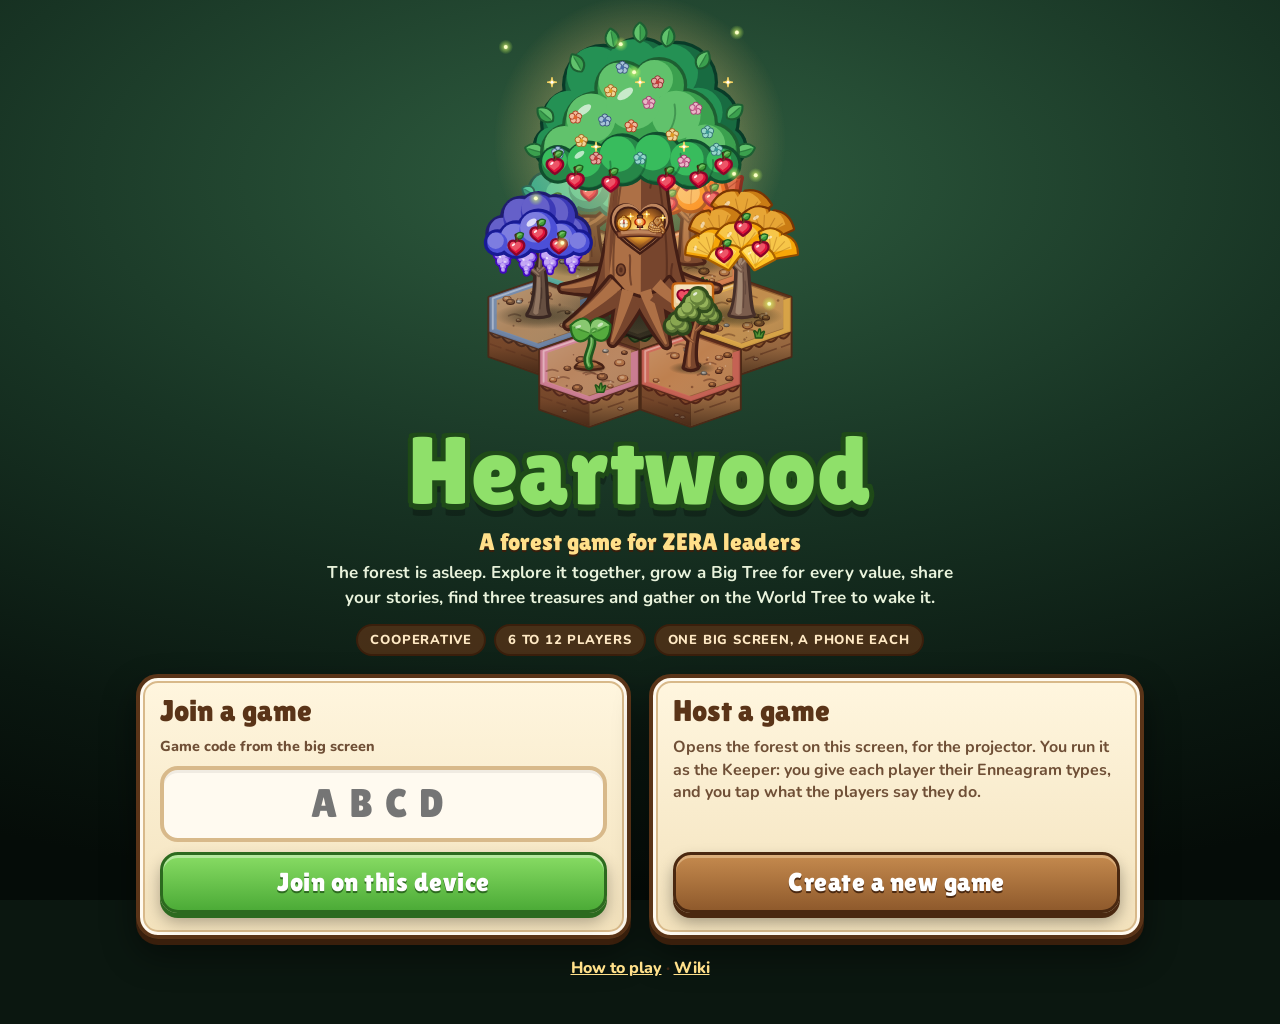
<file: web/index.html>
<!doctype html>
<html lang="en">
<head>
<meta charset="utf-8">
<meta name="viewport" content="width=device-width, initial-scale=1">
<meta name="theme-color" content="#14281d">
<title>Heartwood</title>
<link rel="icon" href="data:image/svg+xml,%3Csvg xmlns=%22http://www.w3.org/2000/svg%22 viewBox=%220 0 100 100%22%3E%3Ctext y=%22.9em%22 font-size=%2290%22%3E🌳%3C/text%3E%3C/svg%3E">
<link rel="preconnect" href="https://fonts.googleapis.com"><link rel="preconnect" href="https://fonts.gstatic.com" crossorigin>
<link rel="stylesheet" href="https://fonts.googleapis.com/css2?family=Lilita+One&family=Nunito:wght@400;600;700;800;900&display=swap" media="print" onload="this.media='all'">
<link rel="stylesheet" href="style.css">
</head>
<body class="kx">
<div class="kx-sky"></div>
<main class="kx-main">
  <header class="kx-hero">
    <div class="kx-art" id="art" aria-hidden="true"></div>
    <h1 class="kx-title">Heartwood</h1>
    <p class="kx-tag">A forest game for ZERA leaders</p>
    <p class="kx-lead">The forest is asleep. Explore it together, grow a Big Tree for every value, share your stories, find three treasures and gather on the World Tree to wake it.</p>
    <p class="kx-meta"><span>Cooperative</span><span>6 to 12 players</span><span>one big screen, a phone each</span></p>
  </header>
  <section class="kx-cards">
    <div class="k-panel kx-card">
      <h2>Join a game</h2>
      <label for="code">Game code from the big screen</label>
      <input id="code" maxlength="4" placeholder="ABCD" autocomplete="off" autocapitalize="characters" spellcheck="false">
      <button id="join" class="k-btn big">Join on this device</button>
    </div>
    <div class="k-panel kx-card">
      <h2>Host a game</h2>
      <p>Opens the forest on this screen, for the projector. You run it as the Keeper: you give each player their Enneagram types, and you tap what the players say they do.</p>
      <button id="create" class="k-btn wood big">Create a new game</button>
    </div>
  </section>
  <p class="kx-links"><a href="howto.html">How to play</a> · <a href="wiki.html">Wiki</a></p>
</main>
<script src="common.js"></script>
<script src="art.js"></script>
<script>
// Title art: the World Tree on its hex with a ring of Big Trees, one per value, under fireflies.
(function () {
  const S = 40, P = (q, r) => ART.project(q, r, S), ring = [[0, -1], [1, -1], [-1, 0], [1, 0], [-1, 1], [0, 1]];
  const sector = (q, r) => ART.hexes(1).find(h => h.q === q && h.r === r)?.sector ?? 0;
  const tiles = [[0, 0], ...ring].sort((a, b) => P(...a)[1] - P(...b)[1]);
  let tl = '', ob = [];
  for (const [q, r] of tiles) {
    const [x, y] = P(q, r), w = !q && !r;
    tl += `<g transform="translate(${x},${y})">${w ? ART.tile({ world: true }) : ART.tile({ ring: 4, sector: sector(q, r), up: true, q, r, outer: [] })}</g>`;
    if (w) ob.push([y, `<g transform="translate(${x},${y})">${ART.worldTree({ awake: true, fruit: 6, treasures: ['compass', 'lantern', 'rope'] })}</g>`]);
    else if (r <= 0 || q === 1) ob.push([y, `<g transform="translate(${x},${y})">${ART.plant(4, sector(q, r), { harvestable: true, seed: q * 7 + r })}</g>`]);
    else ob.push([y, `<g transform="translate(${x},${y})">${ART.plant(q < 0 ? 2 : 3, sector(q, r), { seed: 5 })}</g>`]);
  }
  ob.sort((a, b) => a[0] - b[0]);
  document.getElementById('art').innerHTML = ART.svg(tl + ob.map(o => o[1]).join('') + ART.fireflies(9, { w: 300, h: 220, x: -150, y: -220, seed: 3 }),
    { viewBox: '-150 -235 300 300', width: '100%', height: '100%' });
})();
const go = () => {
  const c = document.getElementById('code').value.trim().toUpperCase();
  if (c.length === 4) location.href = `play.html?g=${c}`;
  else HW.toast('Enter the 4-letter code from the big screen', 'bad');
};
document.getElementById('join').onclick = go;
document.getElementById('code').addEventListener('keydown', e => { if (e.key === 'Enter') go(); });
document.getElementById('create').onclick = async e => {
  e.target.disabled = true;
  try {
    const r = await HW.post('/api/games');
    localStorage.setItem('hw-host-' + r.code, r.host);
    HW.toast(`Game ${r.code} created`, 'ok');
    location.href = `board.html?g=${r.code}`;
  } catch (err) { HW.toast(err.message, 'bad'); e.target.disabled = false; }
};
</script>
</body>
</html>
</file>
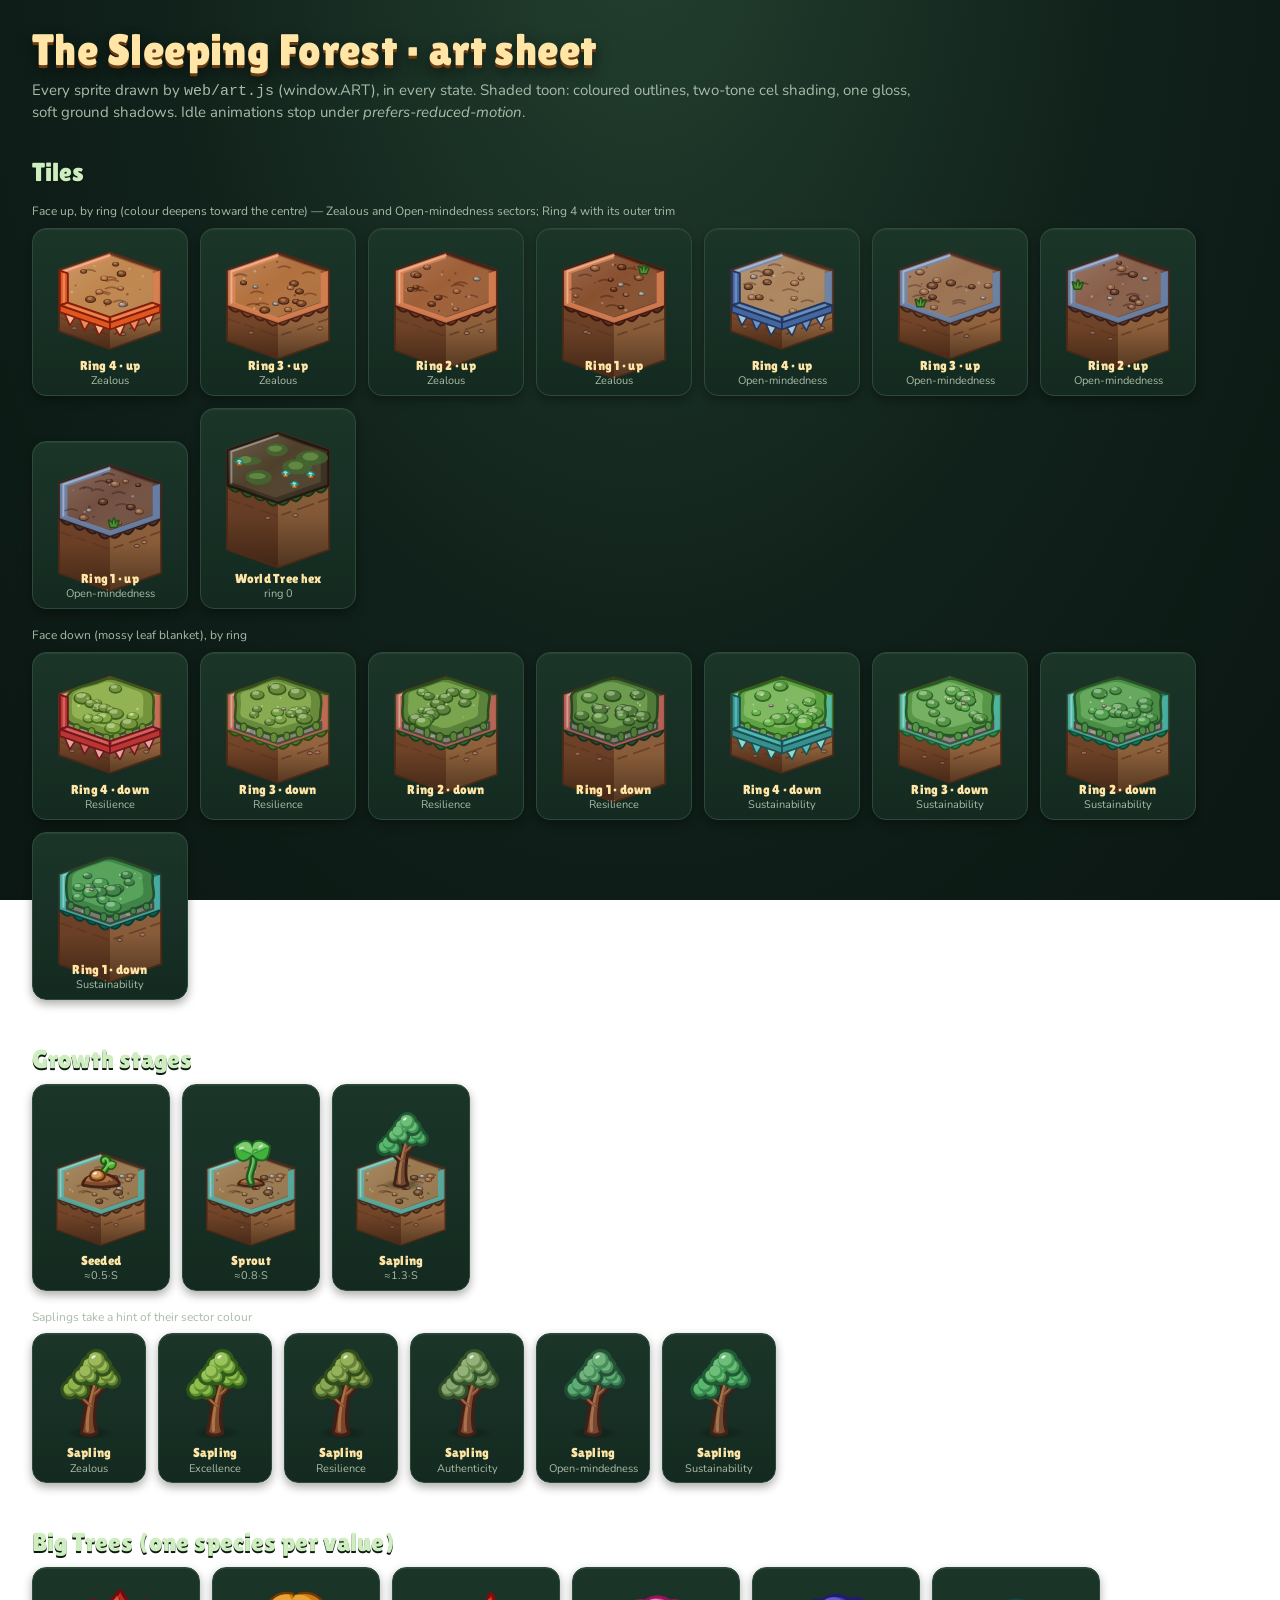
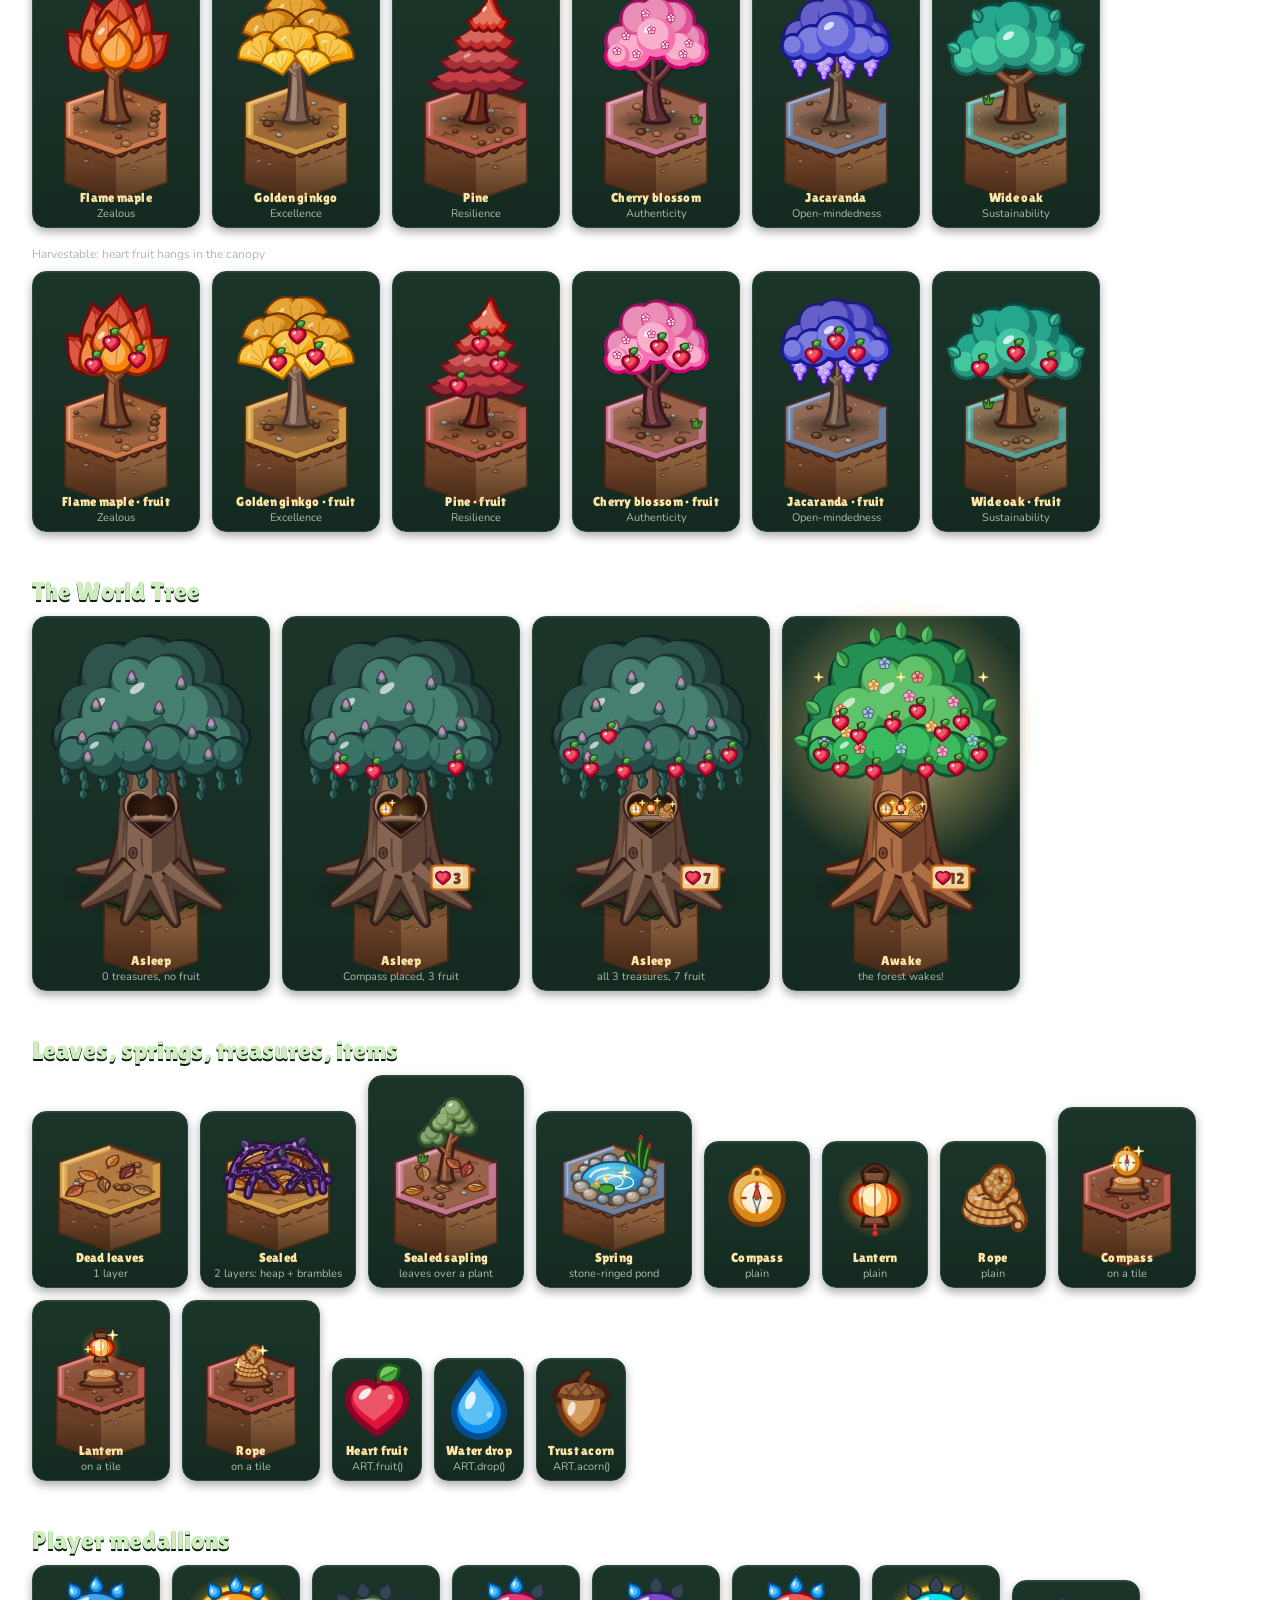
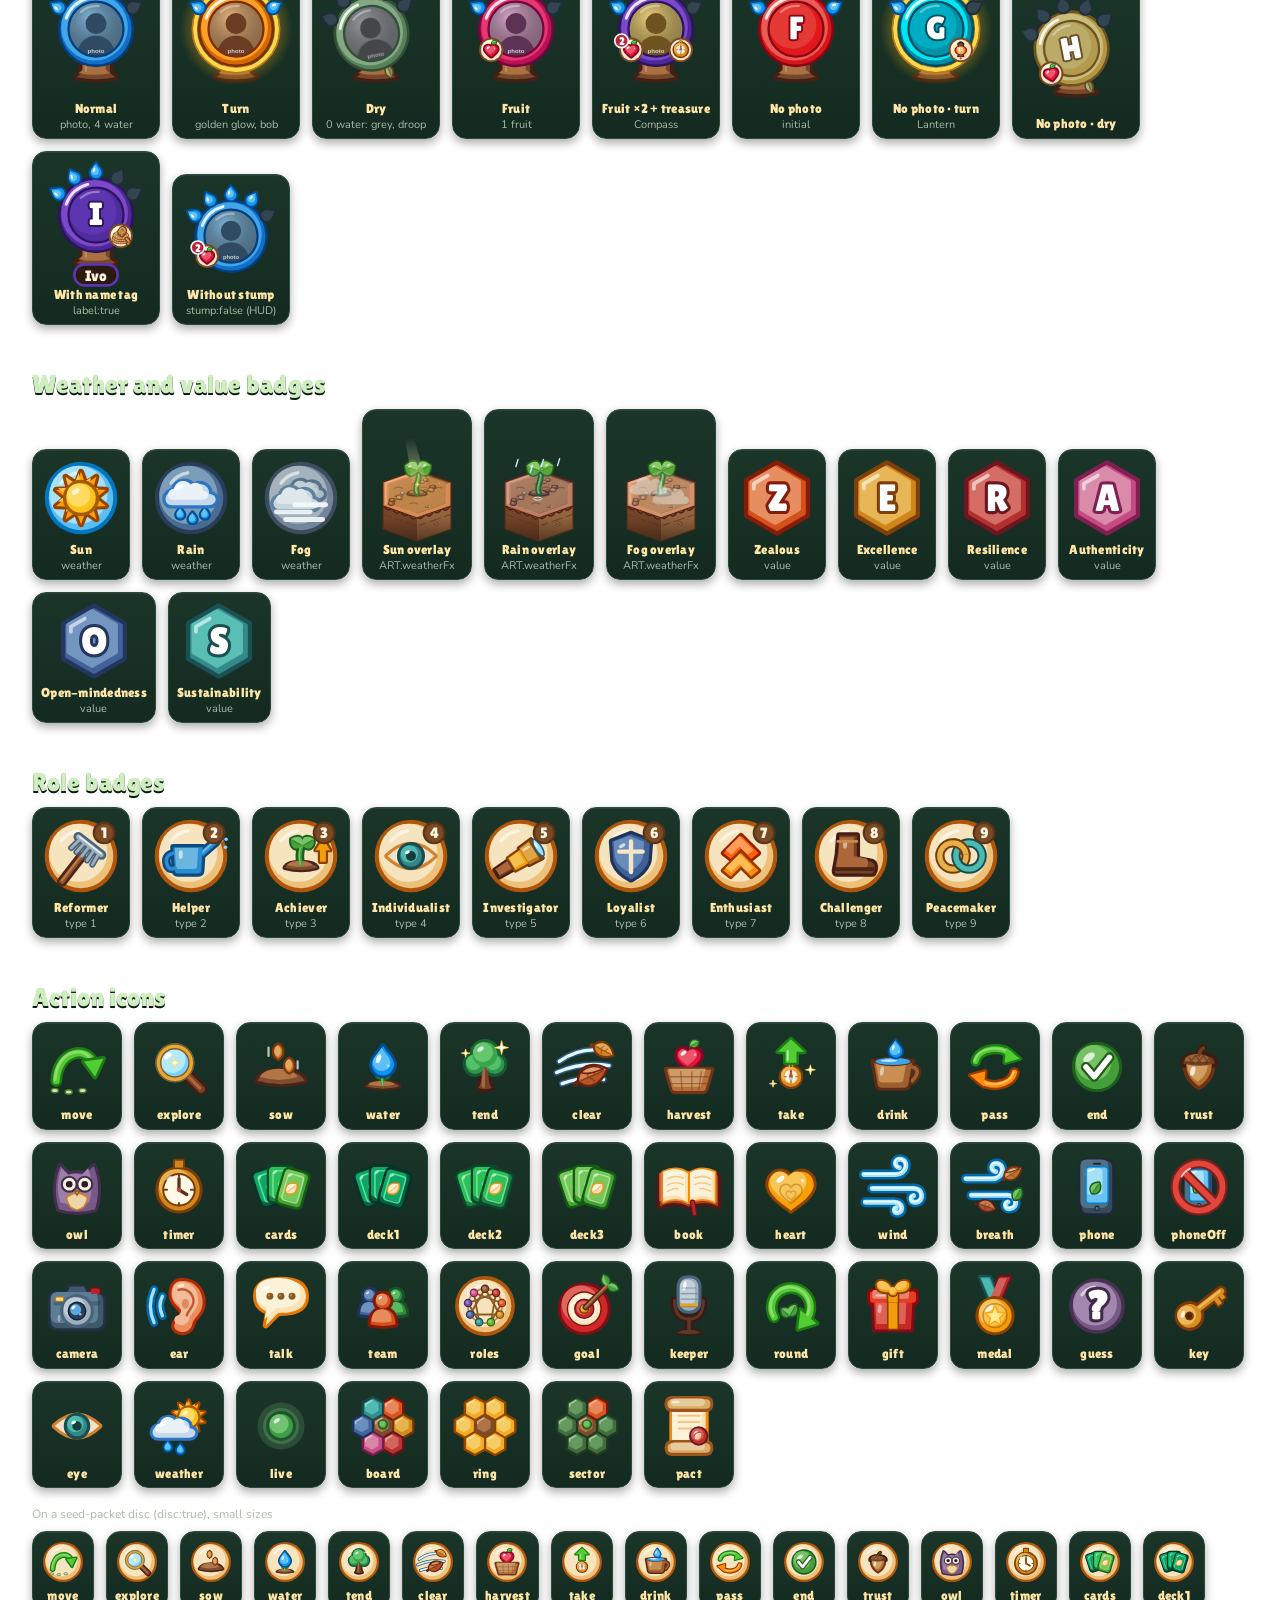
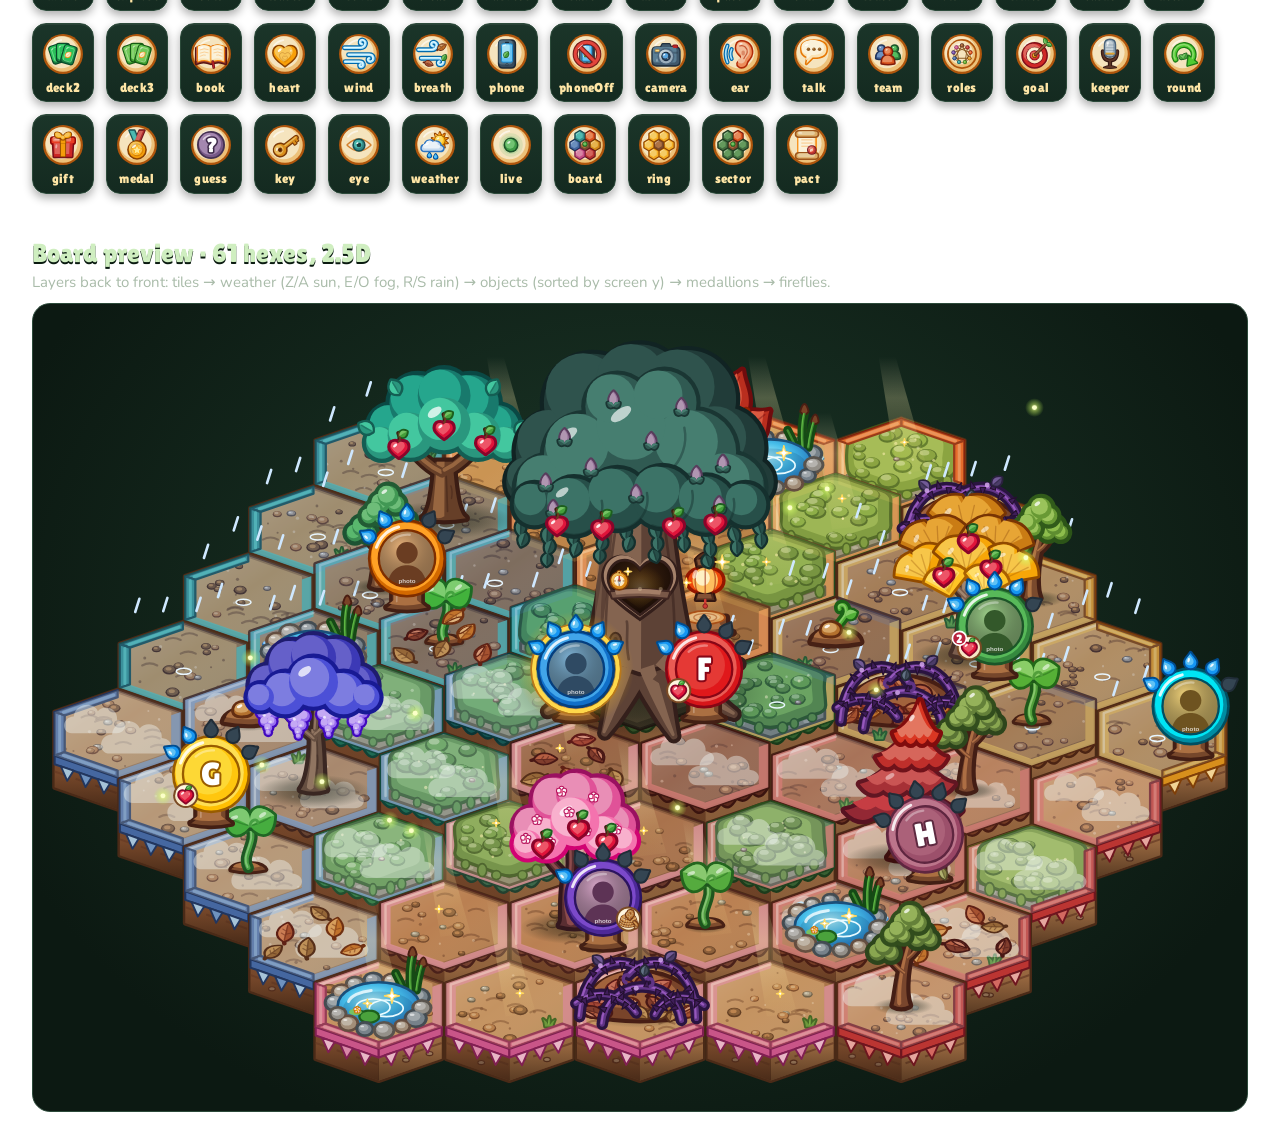
<file: web/art.html>
<!doctype html>
<html lang="en">
<head>
<meta charset="utf-8">
<meta name="viewport" content="width=device-width, initial-scale=1">
<title>Heartwood art sheet</title>
<link rel="preconnect" href="https://fonts.googleapis.com">
<link rel="stylesheet" href="https://fonts.googleapis.com/css2?family=Lilita+One&family=Nunito:wght@400;700;800&display=swap">
<style>
  :root { --bg: #10201a; --card: #183026; --line: #2c4a3a; --ink: #f3efe2; --muted: #a9bba9; --gold: #f2b32e; }
  * { box-sizing: border-box; }
  body { margin: 0; color: var(--ink); font: 15px/1.4 Nunito, system-ui, sans-serif;
    background: radial-gradient(ellipse at 50% -10%, #23402f 0%, #10201a 55%, #0b1712 100%) fixed; }
  header { padding: 28px 32px 8px; }
  h1 { font: 44px/1 'Lilita One', sans-serif; margin: 0; color: #ffe6a6; text-shadow: 0 3px 0 #6a3a12, 0 6px 14px #0008; letter-spacing: .01em; }
  header p { color: var(--muted); margin: 8px 0 0; max-width: 900px; }
  section { padding: 10px 32px 18px; }
  h2 { font: 26px/1 'Lilita One', sans-serif; color: #cfeec0; margin: 18px 0 12px; text-shadow: 0 2px 0 #0a1a10; }
  .grid { display: flex; flex-wrap: wrap; gap: 12px; align-items: flex-end; }
  .cell { background: linear-gradient(#1b3529, #142a20); border: 1px solid var(--line); border-radius: 14px; padding: 8px 8px 6px; text-align: center; box-shadow: inset 0 1px 0 #ffffff10, 0 4px 10px #0005; }
  .cell svg { display: block; margin: 0 auto; }
  .cell b { display: block; font: 13px/1.2 'Lilita One', sans-serif; color: #ffe6a6; letter-spacing: .02em; margin-top: 4px; }
  .cell i { display: block; font-style: normal; font-size: 11px; color: var(--muted); }
  .board { border-radius: 18px; border: 1px solid var(--line); overflow: hidden; background: radial-gradient(ellipse at 50% 40%, #1d3a2a, #0c1912 80%); }
  .board svg { display: block; width: 100%; height: auto; }
  .row-label { color: var(--muted); font-size: 12px; width: 100%; margin: 6px 0 -4px; }
  body.only-board header, body.only-board section:not(.board-sec) { display: none; }
</style>
</head>
<body>
<header>
  <h1>The Sleeping Forest · art sheet</h1>
  <p>Every sprite drawn by <code>web/art.js</code> (window.ART), in every state. Shaded toon: coloured outlines, two-tone cel shading, one gloss, soft ground shadows. Idle animations stop under <i>prefers-reduced-motion</i>.</p>
</header>
<main id="main"></main>
<script src="art.js"></script>
<script>
(function () {
  ART.install();
  const S = ART.S, main = document.getElementById('main');
  const VN = ['Zealous', 'Excellence', 'Resilience', 'Authenticity', 'Open-mindedness', 'Sustainability'];
  function section(title, html) { const s = document.createElement('section'); s.innerHTML = '<h2>' + title + '</h2><div class="grid">' + html + '</div>'; main.appendChild(s); }
  function cell(label, sub, inner, vb, w, h) {
    return '<div class="cell">' + ART.svg(inner, { viewBox: vb, width: w, height: h }) + '<b>' + label + '</b>' + (sub ? '<i>' + sub + '</i>' : '') + '</div>';
  }
  const rowLabel = t => '<div class="row-label">' + t + '</div>';

  // stand-in photos: a plain coloured background with a soft head-and-shoulders silhouette
  function photo(bg, fg, label) {
    const s = '<svg xmlns="http://www.w3.org/2000/svg" viewBox="0 0 100 100"><defs><radialGradient id="g" cx=".4" cy=".3" r=".9"><stop offset="0" stop-color="' + bg + '"/><stop offset="1" stop-color="#000" stop-opacity=".35"/></radialGradient></defs>'
      + '<rect width="100" height="100" fill="' + bg + '"/><rect width="100" height="100" fill="url(#g)"/>'
      + '<circle cx="50" cy="40" r="19" fill="' + fg + '"/><path d="M14 104 C16 72 34 62 50 62 C66 62 84 72 86 104Z" fill="' + fg + '"/>'
      + '<text x="50" y="94" font-family="sans-serif" font-size="11" font-weight="700" fill="#fff" fill-opacity=".75" text-anchor="middle">photo</text></svg>';
    return 'data:image/svg+xml;charset=utf-8,' + encodeURIComponent(s);
  }
  const PH = [photo('#7fb3d5', '#2f4a63'), photo('#e8b27a', '#6a3d22'), photo('#9fd18b', '#33582a'), photo('#d7a6c8', '#5d3355'), photo('#f0d27a', '#6e5320')];

  // ---- tiles ----
  let h = rowLabel('Face up, by ring (colour deepens toward the centre) — Zealous and Open-mindedness sectors; Ring 4 with its outer trim');
  for (const sec of [0, 4]) for (let ring = 4; ring >= 1; ring--)
    h += cell('Ring ' + ring + ' · up', VN[sec], ART.tile({ ring, sector: sec, up: true, seed: ring * 11 + sec, outer: ring === 4 ? [3, 4, 5] : null }), '-46 -34 92 78', 138, 117);
  h += cell('World Tree hex', 'ring 0', ART.tile({ world: true }), '-46 -34 92 100', 138, 150);
  h += rowLabel('Face down (mossy leaf blanket), by ring');
  for (const sec of [2, 5]) for (let ring = 4; ring >= 1; ring--)
    h += cell('Ring ' + ring + ' · down', VN[sec], ART.tile({ ring, sector: sec, up: false, seed: ring * 7 + sec, outer: ring === 4 ? [3, 4, 5] : null }), '-46 -34 92 78', 138, 117);
  section('Tiles', h);

  // ---- plants ----
  const stageName = ['', 'Seeded', 'Sprout', 'Sapling', 'Big Tree'];
  h = '';
  for (let st = 1; st <= 3; st++) h += cell(stageName[st], '≈' + [0, .5, .8, 1.3][st] + '·S', ART.tile({ ring: 3, sector: 5, up: true, seed: 3 }) + ART.plant(st, 5, { seed: st }), '-46 -70 92 120', 120, 156);
  h += rowLabel('Saplings take a hint of their sector colour');
  for (let sec = 0; sec < 6; sec++) h += cell('Sapling', VN[sec], ART.plant(3, sec, { seed: sec }), '-32 -60 64 66', 96, 99);
  section('Growth stages', h);

  h = '';
  const SP = ['Flame maple', 'Golden ginkgo', 'Pine', 'Cherry blossom', 'Jacaranda', 'Wide oak'];
  for (let sec = 0; sec < 6; sec++) h += cell(SP[sec], VN[sec], ART.tile({ ring: 2, sector: sec, up: true, seed: sec + 40 }) + ART.plant(4, sec, { seed: sec }), '-50 -96 100 140', 150, 210);
  h += rowLabel('Harvestable: heart fruit hangs in the canopy');
  for (let sec = 0; sec < 6; sec++) h += cell(SP[sec] + ' · fruit', VN[sec], ART.tile({ ring: 2, sector: sec, up: true, seed: sec + 40 }) + ART.plant(4, sec, { seed: sec, harvestable: true }), '-50 -96 100 140', 150, 210);
  section('Big Trees (one species per value)', h);

  // ---- world tree ----
  h = '';
  const wt = (o, label, sub) => cell(label, sub, ART.tile({ world: true }) + ART.worldTree(o), '-80 -190 160 236', 220, 324);
  h += wt({ awake: false, treasures: [], fruit: 0 }, 'Asleep', '0 treasures, no fruit');
  h += wt({ awake: false, treasures: ['compass'], fruit: 3 }, 'Asleep', 'Compass placed, 3 fruit');
  h += wt({ awake: false, treasures: ['compass', 'lantern', 'rope'], fruit: 7 }, 'Asleep', 'all 3 treasures, 7 fruit');
  h += wt({ awake: true, treasures: ['compass', 'lantern', 'rope'], fruit: 12 }, 'Awake', 'the forest wakes!');
  section('The World Tree', h);

  // ---- leaves, spring, treasures, items ----
  h = '';
  h += cell('Dead leaves', '1 layer', ART.tile({ ring: 3, sector: 1, up: true, seed: 9 }) + ART.leaves(1), '-46 -40 92 84', 138, 126);
  h += cell('Sealed', '2 layers: heap + brambles', ART.tile({ ring: 3, sector: 1, up: true, seed: 9 }) + ART.leaves(2), '-46 -40 92 84', 138, 126);
  h += cell('Sealed sapling', 'leaves over a plant', ART.tile({ ring: 2, sector: 3, up: true, seed: 2 }) + ART.plant(3, 3) + ART.leaves(1, { seed: 5 }), '-46 -64 92 108', 138, 162);
  h += cell('Spring', 'stone-ringed pond', ART.tile({ ring: 3, sector: 4, up: true, kind: 'spring', seed: 4 }) + ART.spring(), '-46 -40 92 84', 138, 126);
  for (const id of ['compass', 'lantern', 'rope']) h += cell(id[0].toUpperCase() + id.slice(1), 'plain', ART.treasure(id), '-22 -24 44 48', 88, 96);
  for (const id of ['compass', 'lantern', 'rope']) h += cell(id[0].toUpperCase() + id.slice(1), 'on a tile', ART.tile({ ring: 1, sector: 2, up: true, seed: 3 }) + ART.treasure(id, { onTile: true }), '-46 -56 92 100', 120, 130);
  h += cell('Heart fruit', 'ART.fruit()', ART.fruit(), '-14 -14 28 28', 72, 72);
  h += cell('Water drop', 'ART.drop()', ART.drop(), '-14 -14 28 28', 72, 72);
  h += cell('Trust acorn', 'ART.acorn()', ART.acorn(), '-14 -14 28 28', 72, 72);
  section('Leaves, springs, treasures, items', h);

  // ---- medallions ----
  h = '';
  const C = ['#e53935', '#fb8c00', '#43a047', '#1e88e5', '#5e35b1', '#d81b60', '#00acc1', '#fdd835'];
  const med = (o, label, sub) => cell(label, sub, ART.medallion(o), '-34 -62 68 76', 110, 123);
  h += med({ photo: PH[0], name: 'Aisha', color: C[3], water: 4 }, 'Normal', 'photo, 4 water');
  h += med({ photo: PH[1], name: 'Ben', color: C[1], water: 5, state: 'turn' }, 'Turn', 'golden glow, bob');
  h += med({ photo: PH[2], name: 'Chen', color: C[2], water: 0, state: 'dry' }, 'Dry', '0 water: grey, droop');
  h += med({ photo: PH[3], name: 'Dara', color: C[5], water: 3, fruit: 1 }, 'Fruit', '1 fruit');
  h += med({ photo: PH[4], name: 'Eli', color: C[4], water: 2, fruit: 2, treasure: 'compass' }, 'Fruit ×2 + treasure', 'Compass');
  h += med({ name: 'Farah', color: C[0], water: 5 }, 'No photo', 'initial');
  h += med({ name: 'Gus', color: C[6], water: 1, state: 'turn', treasure: 'lantern' }, 'No photo · turn', 'Lantern');
  h += med({ name: 'Hana', color: C[7], water: 0, state: 'dry', fruit: 1 }, 'No photo · dry', '');
  h += med({ name: 'Ivo', color: C[4], water: 3, treasure: 'rope', label: true }, 'With name tag', 'label:true');
  h += cell('Without stump', 'stump:false (HUD)', ART.medallion({ photo: PH[0], name: 'Aisha', color: C[3], water: 4, fruit: 2, stump: false }), '-32 -34 64 64', 100, 100);
  section('Player medallions', h);

  // ---- badges ----
  h = '';
  for (const w of ['sun', 'rain', 'fog']) h += cell(w[0].toUpperCase() + w.slice(1), 'weather', ART.weatherBadge(w), '-26 -26 52 52', 80, 80);
  for (const w of ['sun', 'rain', 'fog']) h += cell(w[0].toUpperCase() + w.slice(1) + ' overlay', 'ART.weatherFx', ART.tile({ ring: 3, sector: 0, up: true, seed: 21 }) + ART.plant(2, 0) + ART.weatherFx(w), '-46 -76 92 120', 92, 120);
  for (let i = 0; i < 6; i++) h += cell(VN[i], 'value', ART.valueBadge(i), '-26 -26 52 52', 80, 80);
  section('Weather and value badges', h);
  h = '';
  const RN = ['', 'Reformer', 'Helper', 'Achiever', 'Individualist', 'Investigator', 'Loyalist', 'Enthusiast', 'Challenger', 'Peacemaker'];
  for (let t = 1; t <= 9; t++) h += cell(RN[t], 'type ' + t, ART.roleBadge(t), '-26 -26 52 52', 80, 80);
  section('Role badges', h);
  h = '';
  for (const n of ART.icons) h += cell(n, '', ART.icon(n), '-26 -26 52 52', 72, 72);
  h += rowLabel('On a seed-packet disc (disc:true), small sizes');
  for (const n of ART.icons) h += cell(n, '', ART.icon(n, { disc: true }), '-26 -26 52 52', 44, 44);
  section('Action icons', h);

  // ---- board preview ----
  const hexes = ART.hexes(4), BS = 40;
  const at = {}; hexes.forEach((x, i) => (at[x.q + ',' + x.r] = i));
  const R = ART.rng(20261006);
  const tiles = hexes.map((x, i) => (i ? { up: R() < .55 || x.ring === 4 && R() < .4, kind: 'empty', stage: 0, leaves: 0, treasure: '' } : null));
  const set = (q, r, o) => Object.assign(tiles[at[q + ',' + r]], { up: true }, o);
  // Big Trees in several sectors, all stages, springs, a treasure lying on its stump, leaves and sealed tiles
  set(0, -3, { stage: 4, harvestable: true });   // Z (top)
  set(2, -3, { stage: 4 });                      // E
  set(3, -1, { stage: 4, harvestable: true });   // R
  set(1, 2, { stage: 4 });                       // A
  set(-2, 3, { stage: 4, harvestable: true });   // O
  set(-3, 1, { stage: 4 });                      // S
  set(-1, -2, { stage: 3 }); set(1, -2, { stage: 2 }); set(2, -1, { stage: 1 }); set(2, 1, { stage: 3 }); set(-1, 3, { stage: 2 });
  set(-3, 0, { stage: 1 }); set(0, 4, { stage: 3 }); set(-4, 2, { stage: 2 }); set(4, -2, { stage: 3 }); set(3, 0, { stage: 2 });
  set(-2, -1, { kind: 'spring' }); set(3, -4, { kind: 'spring' }); set(0, 3, { kind: 'spring' }); set(-4, 4, { kind: 'spring' });
  set(1, -1, { kind: 'treasure', treasure: 'lantern' });
  set(-1, 1, { leaves: 1 }); set(4, -3, { leaves: 2 }); set(1, 3, { leaves: 1 }); set(-2, 4, { leaves: 2 }); set(-1, -1, { stage: 2, leaves: 1 });
  set(2, 0, { leaves: 2 }); set(-4, 3, { leaves: 1 });
  const pr = (q, r) => ART.project(q, r, BS);
  const order = hexes.map((x, i) => i).sort((a, b) => pr(hexes[a].q, hexes[a].r)[1] - pr(hexes[b].q, hexes[b].r)[1]);
  const weather = ['sun', 'rain', 'fog', 'sun', 'fog', 'rain'];
  let tl = '', wx = '', ob = [], md = [];
  for (const i of order) {
    const x = hexes[i], [px, py] = pr(x.q, x.r), t = tiles[i];
    tl += '<g transform="translate(' + px.toFixed(1) + ',' + py.toFixed(1) + ')">' + (i ? ART.tile({ ring: x.ring, sector: x.sector, up: t.up, kind: t.kind, q: x.q, r: x.r, S: BS }) : ART.tile({ world: true, S: BS })) + '</g>';
    if (i) wx += '<g transform="translate(' + px.toFixed(1) + ',' + py.toFixed(1) + ')">' + ART.weatherFx(weather[x.sector], { S: BS, seed: i }) + '</g>';
    let o = '';
    if (!i) o = ART.worldTree({ awake: false, treasures: ['compass'], fruit: 4, S: BS });
    else {
      if (t.up && t.kind === 'spring') o += ART.spring({ S: BS, seed: i });
      if (t.up && t.treasure) o += ART.treasure(t.treasure, { onTile: true, S: BS });
      if (t.stage) o += ART.plant(t.stage, x.sector, { S: BS, seed: i, harvestable: t.harvestable });
      if (t.leaves) o += ART.leaves(t.leaves, { S: BS, seed: i });
    }
    if (o) ob.push([py, '<g transform="translate(' + px.toFixed(1) + ',' + py.toFixed(1) + ')">' + o + '</g>']);
  }
  const players = [[0, 0, PH[0], C[3], 'turn', 5, 0, ''], [0, 0, '', C[0], '', 2, 1, ''], [-1, -2, PH[1], C[1], '', 3, 0, ''], [3, -1, PH[2], C[2], '', 4, 2, ''], [1, 2, '', C[5], 'dry', 0, 0, ''], [-2, 3, PH[3], C[4], '', 1, 0, 'rope'], [4, 0, PH[4], C[6], '', 4, 0, ''], [-4, 1, '', C[7], '', 2, 1, '']];
  const names = ['Aisha', 'Farah', 'Ben', 'Chen', 'Hana', 'Dara', 'Eli', 'Gus'];
  players.forEach(([q, r, ph, col, state, water, fruit, tr], k) => {
    let [px, py] = pr(q, r);
    if (q === 0 && r === 0) { px += k ? 34 : -34; py += 16; } else { px += 15; py += 10; }
    md.push([py, '<g transform="translate(' + px.toFixed(1) + ',' + py.toFixed(1) + ')">' + ART.medallion({ photo: ph, name: names[k], color: col, water, fruit, treasure: tr, state, r: 15 }) + '</g>']);
  });
  ob.sort((a, b) => a[0] - b[0]); md.sort((a, b) => a[0] - b[0]);
  const board = '<g>' + tl + '</g><g>' + wx + '</g><g>' + ob.map(x => x[1]).join('') + '</g><g>' + md.map(x => x[1]).join('') + '</g>' + ART.fireflies(14, { w: 560, h: 300, x: -280, y: -230, seed: 9 });
  const sec = document.createElement('section');
  sec.className = 'board-sec';
  if (location.hash === '#board') document.body.classList.add('only-board');
  sec.innerHTML = '<h2>Board preview · 61 hexes, 2.5D</h2><p style="color:var(--muted);margin:-6px 0 10px">Layers back to front: tiles → weather (Z/A sun, E/O fog, R/S rain) → objects (sorted by screen y) → medallions → fireflies.</p><div class="board">' + ART.svg(board, { viewBox: '-322 -228 644 428', width: 1500, height: 997 }) + '</div>';
  main.appendChild(sec);
})();
</script>
</body>
</html>
</file>
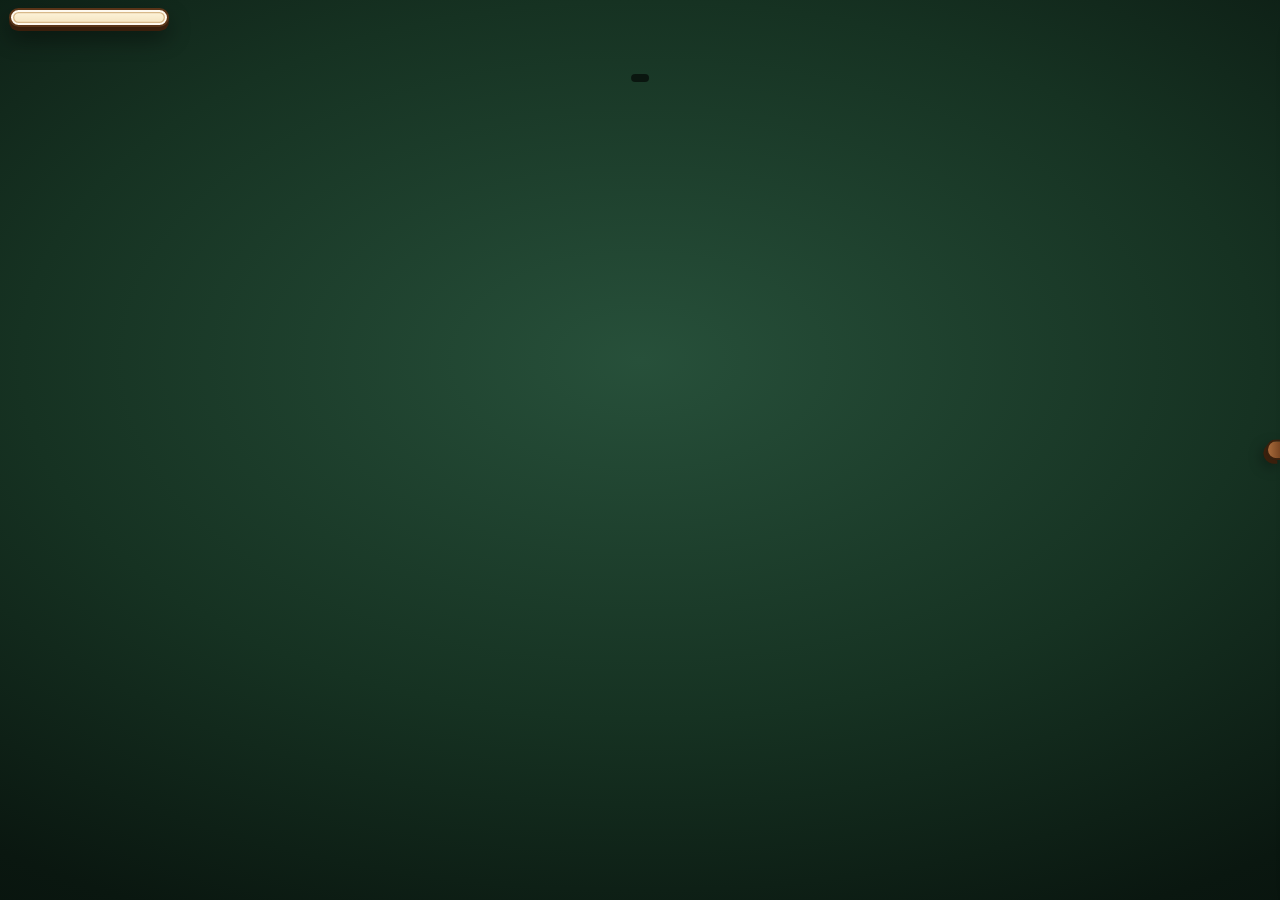
<file: web/board.html>
<!doctype html>
<html lang="en">
<head>
<meta charset="utf-8">
<meta name="viewport" content="width=device-width, initial-scale=1">
<title>Heartwood · Keeper</title>
<link rel="icon" href="data:image/svg+xml,%3Csvg xmlns=%22http://www.w3.org/2000/svg%22 viewBox=%220 0 100 100%22%3E%3Ctext y=%22.9em%22 font-size=%2290%22%3E🌳%3C/text%3E%3C/svg%3E">
<link rel="preconnect" href="https://fonts.googleapis.com"><link rel="preconnect" href="https://fonts.gstatic.com" crossorigin>
<!-- Fonts load without blocking: the game runs on a school Wi-Fi that may have no internet. -->
<link rel="stylesheet" href="https://fonts.googleapis.com/css2?family=Lilita+One&family=Nunito:wght@400;600;700;800;900&display=swap" media="print" onload="this.media='all'">
<link rel="stylesheet" href="style.css">
</head>
<body class="kp">
<div id="k-sky"><i class="k-night"></i><i class="k-dawn"></i></div>
<div id="k-map" aria-label="The forest board"></div>
<div id="k-dim" hidden></div>
<header id="k-tl" class="k-sign k-still"></header>
<aside id="k-q" class="k-sign k-still" hidden aria-label="Who still plays this round"></aside>
<aside id="k-tr" class="k-sign k-still" hidden></aside>
<div id="k-pop"></div>
<div id="k-info" hidden></div>
<div id="k-tray"></div>
<button id="k-tab" class="k-tab" aria-controls="k-drawer"></button>
<aside id="k-drawer" class="k-still">
  <section class="k-dsec" id="k-host" hidden>
    <h3>Keeper tools</h3>
    <div class="k-row"><span class="k-lab">Timer</span>
      <button class="k-btn cream sm" data-t="60">1 min</button><button class="k-btn cream sm" data-t="90">90 s</button><button class="k-btn cream sm" data-t="240">4 min</button></div>
    <div class="k-row" id="briefRow" hidden><span class="k-lab">Briefing</span><button class="k-btn cream sm" data-k="showBrief">Show the slides again</button></div>
    <details class="k-det"><summary>Help a player rejoin · Keeper on another device</summary><div id="hostTools"></div><div id="hostOut"></div></details>
    <details class="k-det" id="endEarly" hidden><summary>End the game early</summary><div id="endBox"></div></details>
  </section>
  <section class="k-dsec"><h3>Trail log</h3><div class="k-log" id="log"></div></section>
  <p class="k-links"><a href="howto.html" target="_blank">How to play</a> · <a href="wiki.html" target="_blank">Wiki</a></p>
</aside>
<div id="k-modal" hidden></div>
<div id="k-banner" aria-live="polite"></div>
<div id="k-moment" hidden></div>
<script src="common.js"></script>
<script src="art.js"></script>
<script src="recorder.js"></script>
<script src="find.js"></script>
<script>
'use strict';
const $ = id => document.getElementById(id);
// A Keeper link (?k=…) moves the Keeper controls to this device.
const params = new URLSearchParams(location.search);
if (params.get('k')) {
  localStorage.setItem('hw-host-' + HW.code, params.get('k'));
  params.delete('k');
  history.replaceState(null, '', `${location.pathname}?${params}`);
}
const host = localStorage.getItem('hw-host-' + HW.code) || '';
const creds = host ? { host } : {};
ART.install();
const esc = HW.esc;
const RM = matchMedia('(prefers-reduced-motion: reduce)');
const SPRING = 'cubic-bezier(.34,1.56,.64,1)';
const NS = 'http://www.w3.org/2000/svg';
const S = ART.S, TILT = ART.TILT;
const MED_R = 13.5;                       // photo radius of a medallion on the board (world units)
const now = () => performance.now();
const sleep = ms => new Promise(r => setTimeout(r, ms));
const store = { get(k, d) { try { const x = localStorage.getItem(k); return x == null ? d : JSON.parse(x); } catch { return d; } },
  set(k, x) { try { localStorage.setItem(k, JSON.stringify(x)); } catch { } } };

// ---------- actions ----------
// Players play on their phones; the Keeper can tap for any of them here (`as`). Every tap gets visible feedback:
// the board animates, and a toast says what happened (green) or why the server refused (red).
let busy = false;
async function act(type, extra = {}, okMsg) {
  if (busy) return false;
  busy = true;
  document.body.classList.add('busy');
  try {
    const ok = await HW.act(creds, type, extra);
    if (ok && okMsg) HW.toast(okMsg, 'ok');
    return ok;
  } finally { busy = false; document.body.classList.remove('busy'); }
}
const actAs = (pid, type, extra, okMsg) => act(type, { as: pid, ...extra }, okMsg);
// takes back the Keeper's last tap this turn (the server keeps a copy of the game before each one)
function undo() {
  const v = HW.view;
  if (!v?.isHost || !v.undo) return;
  ui.mode = null; ui.pass = false; ui.value = null; closeInfo();
  return act('undo', {}, `↶ Taken back: ${v.undo}`);
}

// Keeper choices on this screen that aren't sent yet.
const ui = { value: null, mode: null, bring: null, pass: false, scope: '', confirmEnd: false, hidePanel: false, brief: null, slideTo: null, focus: null,
  drawer: store.get('hw-drawer', false), tip: '' };

// ---------- small drawings for the HUD (ART markup, memoised) ----------
const memo = new Map();
const M = (k, f) => { let x = memo.get(k); if (x === undefined) { if (memo.size > 600) memo.clear(); x = f(); memo.set(k, x); } return x; };
const svgI = (inner, vb, w, h, cls) => ART.svg(inner, { viewBox: vb, width: w, height: h ?? w, cls });
const I = {
  icon: (n, s = 40) => M(`ic${n}${s}`, () => svgI(ART.icon(n), '-25 -25 50 50', s)),
  wx: (w, s = 30) => M(`wx${w}${s}`, () => svgI(ART.weatherBadge(w), '-25 -25 50 50', s)),
  val: (i, s = 30) => M(`va${i}${s}`, () => svgI(ART.valueBadge(i), '-25 -25 50 50', s)),
  role: (t, s = 30) => M(`ro${t}${s}`, () => svgI(ART.roleBadge(t), '-25 -25 50 50', s)),
  fruit: (s = 22) => M(`fr${s}`, () => svgI(ART.fruit(), '-13 -13 26 26', s)),
  drop: (s = 18, empty) => M(`dr${s}${empty}`, () => svgI(empty ? '<g opacity=".28" style="filter:url(#art-grey)">' + ART.drop() + '</g>' : ART.drop(), '-13 -13 26 26', s)),
  acorn: (s = 22) => M(`ac${s}`, () => svgI(ART.acorn(), '-13 -13 26 26', s)),
  treasure: (id, s = 30) => M(`tr${id}${s}`, () => svgI(ART.treasure(id), '-19 -19 38 38', s)),
  // a treasure nobody has found yet: a face-down hex with a question mark (the briefing doesn't say which three)
  mystery: (h = 60) => M(`my${h}`, () => svgI(ART.tile({ ring: 2, seed: 5 }) + '<text y="14" text-anchor="middle" font-family="Lilita One, Nunito, sans-serif" font-size="44" fill="#ffe6a6" stroke="#2e1709" stroke-width="6" paint-order="stroke" stroke-linejoin="round">?</text>', '-38 -28 76 86', h * 76 / 86, h)),
  ghost: (s = 30) => M(`gh${s}`, () => svgI('<circle r="13" fill="rgba(80,50,20,.18)" stroke="#9a7a52" stroke-width="2.2" stroke-dasharray="4 3"/>', '-19 -19 38 38', s)),
  leaf: (on, s = 26) => M(`lf${on}${s}`, () => svgI(ART.leaf({ empty: !on }), '-13 -13 26 26', s)),
  dead: (s = 18, seed = 1, dim) => M(`dl${s}${seed}${dim}`, () => svgI(dim ? '<g opacity=".25">' + ART.deadLeaf({ seed }) + '</g>' : ART.deadLeaf({ seed }), '-10 -10 20 20', s)),
  bigTree: (s, h = 44, done = true) => M(`bt${s}${h}${done}`, () => svgI(ART.plant(4, s, { seed: 7 }), '-40 -92 80 96', h * 80 / 96, h, done ? '' : 'k-dimtree')),
  world: (awake, h = 64) => M(`wt${awake}${h}`, () => svgI(ART.worldTree({ awake }), '-96 -205 192 215', h * 192 / 215, h)),
  hollow: (s = 120) => M(`ho${s}`, () => svgI(ART.worldTree({ awake: true, fruit: 4 }), '-30 -84 60 52', s, s * 52 / 60)),
  sprig: (s = 44, flip) => M(`sp${s}${flip}`, () => svgI(ART.sprig(), '-24 -16 48 32', s, s * 32 / 48, flip ? 'k-flip' : '')),
};
const photoURL = p => (p && p.photo ? `/api/games/${HW.code}/photo/${encodeURIComponent(p.id)}?v=${p.photo}` : '');
// a player's medallion as a small picture for the HUD (no stump)
function medPic(p, size = 56, o = {}) {
  if (!p) return '';
  // outside play (lobby, finale) the water crown is just decoration: full
  const playing = ['enter', 'turn'].includes(HW.view?.phase), water = o.water ?? (playing ? p.water : 5), st = o.state || '';
  const fruit = o.badges === false ? 0 : p.fruit, treasure = o.badges === false ? '' : p.treasure;
  // memoised, so an unchanged panel keeps the very same HTML and HW.patch leaves it (and its taps) alone
  return M(`mp|${p.id}|${photoURL(p)}|${p.name}|${p.color}|${water}|${fruit}|${treasure}|${st}|${size}`, () =>
    svgI(ART.medallion({ photo: photoURL(p), name: p.name, color: p.color, water, fruit, treasure, state: st, r: 20, stump: false }), '-42 -44 84 86', size, size, 'k-medpic'));
}
const pname = id => esc(HW.name(id));
const chip = (p, size = 30) => p ? `<span class="k-chip">${medPic(p, size, { badges: false })}<b>${esc(p.name)}</b></span>` : '';

// ---------- rules the Keeper screen checks before offering a tap (common.js, shared with the phones) ----------
const { has, wxOf, tileOf, sealed, moveTargets, canPass, chainOf, reachable, targetsFor, clearCost, turnOptions } = HW.rules;
const stageName = (v, s) => (v.stages && v.stages[s]) || HW.STAGES[s] || '';
// who comes along when a Challenger moves: everyone standing with them, or the Keeper's pick. On the World Tree,
// where the team gathers, nobody comes unless picked.
function bringing(v, p) {
  const mates = has(p, 8) ? v.players.filter(q => q.id !== p.id && q.pos === p.pos) : [];
  const b = ui.bring, pick = b && b.pid === p.id && b.pos === p.pos ? b.ids : p.pos === 0 ? [] : mates.map(q => q.id);
  return mates.filter(q => pick.includes(q.id));
}

// ==================================================================================================
// The board: a full-screen 2.5D map in stacked SVG layers (same viewBox), built once per game and
// patched in place. Static tiles sit in their own layer so the animated layers above never repaint them.
// Painter order: tiles (+ ground dusk) → weather + dappled light → objects → mist, fireflies, sector signs
// → highlight rims + hit areas → medallions → effects.
// ==================================================================================================
let B = null;
const TR = (x, y) => `translate(${x.toFixed(1)},${y.toFixed(1)})`;
const LAYERS = ['tile', 'wx', 'obj', 'air', 'hit', 'med', 'num', 'fx'];
// Animations hold back parts of the new state until their moment (a flipped tile, a plant that pops).
const hold = { tile: new Map(), obj: new Map() };
const ovr = {};          // pid → {water, fruit, treasure}: what a medallion shows until an animation lands
let queueEnd = 0;        // when the animations already scheduled are done (the share card waits for it)

// The map can be seen from any of its six sides: rot is how many sixths of a turn it has turned clockwise. It is
// the game's (view.rot): the Keeper turns it here and every phone's map turns with it. A hex's place on the screen comes from its turned coordinates; it keeps its own
// look (the decoration follows the hex, the ribbon follows the forest's edge).
let rot = 0, rotWant = null;    // rotWant: a turn sent to the server, not back in a view yet
// a view's side of the map: taken up (a reload, another Keeper screen) unless this screen's own turn is on its way
function takeRot(v) {
  if (v.rot == null) return;
  if (rotWant != null) { if (v.rot === rotWant) rotWant = null; return; }
  if (v.rot !== rot) { rot = v.rot; B = null; }
}
function sendRot(v, k) {
  if (!v.isHost) return;
  rotWant = k;
  HW.post(`/api/games/${HW.code}/action`, { ...creds, type: 'rotate', n: k }).catch(() => { rotWant = null; });
}
const turnQR = (q, r, k) => { for (let n = 0; n < k; n++) [q, r] = [-r, q + r]; return [q, r]; };
const placeOf = (h, k = rot) => ART.project(...turnQR(h.q, h.r, k));
// sector s's sign stands in the slot of the sector it has turned to; the slot at the top right is SIGN[0]
const signSlot = s => (s + rot) % 6, topSign = () => (6 - rot) % 6;
function buildBoard(v) {
  const map = $('k-map');
  map.innerHTML = '';
  const hx = v.hexes, xy = hx.map(h => placeOf(h));
  const at = {};
  hx.forEach((h, i) => (at[h.q + ',' + h.r] = i));
  const adj = hx.map(h => ART.DIRS.map(([dq, dr]) => at[(h.q + dq) + ',' + (h.r + dr)]).filter(i => i !== undefined));
  const order = hx.map((_, i) => i).sort((a, b) => xy[a][1] - xy[b][1] || xy[a][0] - xy[b][0]);
  const L = {};
  for (const n of LAYERS) {
    const s = document.createElementNS(NS, 'svg');
    s.setAttribute('class', 'k-layer k-L' + n);
    s.setAttribute('preserveAspectRatio', 'none');
    map.appendChild(s);
    L[n] = s;
  }
  const sc = [0, 1, 2, 3, 4, 5].map(s => hx.map((h, i) => [h, i]).filter(([h]) => h.sector === s).map(([, i]) => xy[i]));
  // tiles + the ground dusk (one group with one opacity, so overlapping hexes don't double-darken)
  L.tile.innerHTML = order.map(i => `<g transform="${TR(...xy[i])}"><g class="k-tw"></g></g>`).join('')
    + `<g class="k-dusk" id="kDusk">${order.map(i => `<polygon data-d="${i}" points="${ART.tileOutline(hx[i].ring)}" transform="${TR(...xy[i])}"/>`).join('')}</g>`;
  const tw = [], dusk = [];
  L.tile.querySelectorAll('.k-tw').forEach((g, k) => (tw[order[k]] = g));
  L.tile.querySelectorAll('[data-d]').forEach(p => (dusk[+p.dataset.d] = p));
  // weather and dappled light per sector
  L.wx.innerHTML = [0, 1, 2, 3, 4, 5].map(s => `<g class="k-wxs" data-s="${s}"></g><g class="k-dap" data-s="${s}">${ART.dapple(sc[s], { seed: 40 + s })}</g>`).join('');
  // objects, one slot per hex in painter order
  L.obj.innerHTML = order.map(i => `<g transform="${TR(...xy[i])}"><g class="k-ow"></g></g>`).join('');
  const ow = [];
  L.obj.querySelectorAll('.k-ow').forEach((g, k) => (ow[order[k]] = g));
  // mist + fireflies over asleep sectors; sector signs at the board's outer edge
  let air = '';
  for (let s = 0; s < 6; s++) {
    const R = ART.rng(900 + s);
    let ff = '';
    for (let k = 0; k < 3; k++) { const [x, y] = sc[s][Math.floor(R() * sc[s].length)]; ff += ART.firefly(x + (R() - .5) * 40, y - 20 - R() * 30, { seed: s * 10 + k }); }
    air += `<g class="k-mist" data-s="${s}">${ART.mist(sc[s], { seed: 70 + s, n: 2 })}${ff}</g>`;
  }
  air += `<g class="k-mist k-mist0" data-s="-1">${ART.mist([[0, -30]], { seed: 77, n: 1 })}</g>`;
  air += [0, 1, 2, 3, 4, 5].map(s => `<g class="k-sign-g" data-s="${s}" transform="${TR(...SIGN[signSlot(s)])} scale(.72)">${signMarkup(v, s)}</g>`).join('');
  L.air.innerHTML = air;
  // highlight rims + hit areas (front tiles last, so they win where a back tile's wall hides behind them)
  const face = ART.facePoints(S, .9);
  L.hit.innerHTML = order.map(i => `<g class="k-h" data-i="${i}" transform="${TR(...xy[i])}"><polygon class="k-rim-o" points="${face}"/><polygon class="k-rim" points="${face}"/><polygon class="k-hitp" points="${ART.tileOutline(hx[i].ring)}"/></g>`).join('');
  const hg = [];
  L.hit.querySelectorAll('.k-h').forEach(g => (hg[+g.dataset.i] = g));
  L.hit.addEventListener('click', e => { const g = e.target.closest('.k-h'); if (g) onHex(+g.dataset.i); });
  // tapping a medallion means the hex it stands on; pointing at one lights that hex
  L.med.addEventListener('click', e => { const m = e.target.closest('.k-med'); if (m && m.dataset.hex) onHex(+m.dataset.hex); });
  const hov = i => { L.hit.querySelector('.k-h.hov')?.classList.remove('hov'); if (i != null && i >= 0) L.hit.querySelector(`.k-h[data-i="${i}"]`)?.classList.add('hov'); };
  L.med.addEventListener('mouseover', e => { const m = e.target.closest('.k-med'); hov(m ? m.dataset.hex : null); });
  L.med.addEventListener('mouseout', e => { if (!e.relatedTarget?.closest?.('.k-med')) hov(null); });
  L.med.innerHTML = order.map(i => `<g data-m="${i}"></g>`).join('');
  const mg = [];
  L.med.querySelectorAll('[data-m]').forEach(g => (mg[+g.dataset.m] = g));
  L.fx.innerHTML = '<g id="kFx"></g>';
  // the board's extent: tiles with walls, the World Tree's crown, medallions on the top row, the signs
  let x0 = 1e9, x1 = -1e9, y0 = 1e9, y1 = -1e9;
  hx.forEach((h, i) => { const [x, y] = xy[i]; x0 = Math.min(x0, x - 36); x1 = Math.max(x1, x + 36); y0 = Math.min(y0, y - 62); y1 = Math.max(y1, y + 24 + ART.depth(h.ring) + 7); });
  y0 = Math.min(y0, xy[0][1] - 4.75 * S);
  SIGN.forEach(([x, y]) => { x0 = Math.min(x0, x - 50); x1 = Math.max(x1, x + 50); y0 = Math.min(y0, y - 44); y1 = Math.max(y1, y + 22); });
  B = { code: v.code, n: hx.length, hx, xy, adj, order, L, sc, tw, ow, hg, dusk, mg, fx: L.fx.firstChild, hov,
    tk: [], ok: [], meds: {}, medPos: {}, wk: [], awake: null, won: null, deep: null, bbox: [x0, y0, x1 - x0, y1 - y0], k: 1, vx: 0, vy: 0 };
  const yUp = Math.min(y0, SIGN_UP[1] - 30);
  B.bboxUp = [x0, yUp, x1 - x0, y1 - yUp];
  fit();
}

// Sector signs: weather badge + value badge + name, just outside each sector's outer edge. These are the six slots,
// clockwise from the top (ZERAOS when the map isn't turned). The top and bottom ones slide sideways so the World
// Tree's crown and the action tray stay clear.
const SIGN = [[200, -176], [282, -64], [246, 112], [-206, 178], [-282, 64], [-246, -112]];
const SIGN_UP = [118, -206];
function plaqueMarkup(v, s) {
  const x = v.values[s] || {}, name = esc(x.name || ''), wd = Math.max(70, (x.name || '').length * 7.2 + 34);
  return `<g class="k-plaque"><rect x="${-wd / 2}" y="-1" width="${wd}" height="21" rx="10" fill="#6b3f1d" stroke="#2e1709" stroke-width="2.4"/>
    <rect x="${-wd / 2 + 2.5}" y="1.5" width="${wd - 5}" height="7" rx="3.5" fill="#8a5530"/>
    <g transform="translate(${-wd / 2 + 4},9.5) scale(.5)">${ART.valueBadge(s)}</g>
    <text x="${10}" y="15" text-anchor="middle" font-family="Lilita One, Nunito, sans-serif" font-size="12.5" fill="#fff6e0" stroke="#2e1709" stroke-width="3" paint-order="stroke" stroke-linejoin="round">${name}</text></g>`;
}
function signMarkup(v, s) {
  const w = v.weather[s] || 'sun';
  return plaqueMarkup(v, s) + `<g transform="translate(0,-21)"><g class="k-wb" data-w="${w}">${ART.weatherBadge(w, { size: 38 })}</g></g>`;
}

// Fits the board's extent into the screen minus the HUD (the tray at the bottom). The drawer opens over the map.
// The tray's height is measured; within a phase the reserve only grows, so the board doesn't jump on every share.
let trayMax = { phase: '', h: 0 };
function trayReserve(v) { return v && ['enter', 'turn'].includes(v.phase) ? Math.max(trayMax.phase === v.phase ? trayMax.h : 0, Math.min(110, innerHeight * .11)) : 18; }
// HUD scale: 1 at 1920×1080, smaller on a laptop or an old projector, a little bigger on a 4K screen
function hudScale() {
  const k = Math.max(.62, Math.min(1.3, innerWidth / 1920, innerHeight / 1080));
  document.body.style.setProperty('--hud', k.toFixed(3));
  document.body.style.setProperty('--hudw', Math.max(.75, Math.min(1.3, k * 1.08)).toFixed(3));
}
hudScale();
function fit() {
  if (!B) return;
  if (queueEnd - now() > 60) { clearTimeout(fit.q); fit.q = setTimeout(fit, queueEnd - now() + 50); return; }
  const W = innerWidth, H = innerHeight, v = HW.view;
  let left = 10, right = 10;
  // in the lobby the map sits between the join panel and the team panel
  const lobL = v?.phase === 'lobby' && document.querySelector('#k-modal .k-lob-l'), lobR = lobL && document.querySelector('#k-modal .k-lob-r');
  // (the value signs stick out past the hexes: keep them clear of the panels too)
  if (lobL && lobR && W >= 900) { left = lobL.getBoundingClientRect().right + 40; right = Math.max(right, W - lobR.getBoundingClientRect().left + 40); }
  // the turn queue down the left side
  const q = $('k-q');
  if (!q.hidden && W >= 900) left = q.getBoundingClientRect().right + 12;
  const top = 6, bottom = trayReserve(v);
  const aw = W - left - right, ah = H - top - bottom;
  const place = ([bx, by, bw, bh]) => { const k = Math.min(aw / bw, ah / bh); return { k, vx: bx + bw / 2 - (left + aw / 2) / k, vy: by + bh / 2 - (top + ah / 2) / k }; };
  let f = place(B.bbox), z = SIGN[0];
  // The Zealous sign stands right of the top row. Where the goal tracker covers that corner (a narrower screen),
  // it moves up above the row, between the World Tree's crown and the tracker, and the board shrinks a little.
  const tr = $('k-tr');
  if (!tr.hidden) {
    const r = tr.getBoundingClientRect();
    if ((z[1] - 32 - f.vy) * f.k < r.bottom && (z[0] + 31 - f.vx) * f.k > r.left - 8) { z = SIGN_UP; f = place(B.bboxUp); }
  }
  if (z !== B.signZ) { B.signZ = z; B.L.air.querySelector(`.k-sign-g[data-s="${topSign()}"]`).setAttribute('transform', `${TR(...z)} scale(.72)`); }
  const { k, vx, vy } = f;
  const vb = `${vx.toFixed(2)} ${vy.toFixed(2)} ${(W / k).toFixed(2)} ${(H / k).toFixed(2)}`;
  if (vb === B.vb) return;
  B.vb = vb; B.k = k; B.vx = vx; B.vy = vy; B.fitKey = `${W}|${H}|${bottom}|${left}|${right}`;
  for (const n of LAYERS) B.L[n].setAttribute('viewBox', vb);
  placeInfo();
}
addEventListener('resize', () => { clearTimeout(fit.t); fit.t = setTimeout(() => { hudScale(); trayMax.h = 0; if (HW.view) { renderTray(HW.view); renderQueue(HW.view); } fit(); placeInfo(); }, 80); });

// ---------- turning the map: the ground turns like a table, trees and medallions ride on it upright ----------
let turning = false;
async function turnMap(dir) {
  const v = HW.view;
  if (!v || !B || turning || queueEnd - now() > 60) return;
  const k0 = rot, k1 = (rot + dir + 6) % 6, hx = B.hx;
  closeInfo();
  if (RM.matches) { rot = k1; sendRot(v, k1); B = null; return render(v); }
  turning = true;
  document.body.classList.add('k-turning');
  // the tiles as they will look from the new side (their edge ribbons move), swapped in halfway
  const next = hx.map((h, i) => (i ? ART.tile({ ring: h.ring, sector: h.sector, up: !!v.tiles[i]?.up, kind: v.tiles[i]?.kind || 'empty', q: h.q, r: h.r, outer: edgeOf(h, k1) }) : null));
  const ground = hx.map(h => { const x = S * Math.sqrt(3) * (h.q + h.r / 2), y = S * 1.5 * h.r; return [x, y, ART.elev(h.ring)]; });
  const a0 = k0 * Math.PI / 3, span = dir * Math.PI / 3;
  const at = (i, a) => { const [x, y, e] = ground[i], c = Math.cos(a), s = Math.sin(a); return [x * c - y * s, (x * s + y * c) * TILT - e]; };
  const flat = d => `matrix(${Math.cos(d).toFixed(4)},${(TILT * Math.sin(d)).toFixed(4)},${(-Math.sin(d) / TILT).toFixed(4)},${Math.cos(d).toFixed(4)},0,0)`;
  const wrapT = hx.map((_, i) => B.tw[i].parentNode), wrapO = hx.map((_, i) => B.ow[i].parentNode), dusk = B.dusk[0].parentNode;
  const meds = Object.entries(B.meds).map(([id, m]) => { const [x, y, sc] = B.medPos[id], [hx0, hy0] = B.xy[m.hex]; return { m, i: m.hex, dx: x - hx0, dy: y - hy0, sc }; });
  meds.forEach(o => (o.m.g.style.transition = 'none'));
  // the signs travel with their sectors, round the centre, to their new slots
  const polar = ([x, y]) => [Math.hypot(x, y / TILT), Math.atan2(y / TILT, x)];
  const signs = [0, 1, 2, 3, 4, 5].map(s => {
    const g = B.L.air.querySelector(`.k-sign-g[data-s="${s}"]`), from = polar(s === topSign() && B.signZ ? B.signZ : SIGN[signSlot(s)]), to = polar(SIGN[(s + k1) % 6]);
    let d = to[1] - from[1];
    while (dir > 0 && d < 0) d += 2 * Math.PI;
    while (dir < 0 && d > 0) d -= 2 * Math.PI;
    return { g, r0: from[0], r1: to[0], f0: from[1], d };
  });
  // what can't ride along fades out, and comes back with the new side
  for (const L of [B.L.wx, B.L.hit, B.L.num, B.L.fx]) L.style.opacity = 0;
  B.L.air.querySelectorAll('.k-mist').forEach(m => (m.style.opacity = 0));
  let swapped = false, order = B.order.slice();
  const ease = t => (t < .5 ? 4 * t * t * t : 1 - Math.pow(-2 * t + 2, 3) / 2);
  const t0 = now(), DURN = 950;
  await new Promise(done => {
    const frame = () => {
      const t = Math.min(1, (now() - t0) / DURN), e = ease(t), a = a0 + span * e;
      if (!swapped && e >= .5) { swapped = true; next.forEach((m, i) => { if (m) B.tw[i].innerHTML = m; }); }
      // the old tiles turn up to halfway; then the new ones finish the turn (their faces match at every sixth)
      const d = swapped ? span * (e - 1) : span * e, tf = flat(d);
      const pos = hx.map((_, i) => at(i, a));
      for (let i = 0; i < hx.length; i++) {
        const p = TR(...pos[i]);
        wrapT[i].setAttribute('transform', `${p} ${tf}`);
        B.dusk[i].setAttribute('transform', `${p} ${tf}`);
        wrapO[i].setAttribute('transform', p);
      }
      for (const o of meds) { const [x, y] = pos[o.i]; o.m.g.style.transform = `translate(${(x + o.dx).toFixed(1)}px,${(y + o.dy).toFixed(1)}px) scale(${o.sc})`; }
      for (const o of signs) { const r = o.r0 + (o.r1 - o.r0) * e, f = o.f0 + o.d * e; o.g.setAttribute('transform', `${TR(r * Math.cos(f), r * Math.sin(f) * TILT)} scale(.72)`); }
      // back to front, as they stand now
      const want = order.slice().sort((p, q) => pos[p][1] - pos[q][1] || pos[p][0] - pos[q][0]);
      if (want.some((i, k) => i !== order[k])) {
        order = want;
        for (const i of order) { B.L.tile.insertBefore(wrapT[i], dusk); B.L.obj.appendChild(wrapO[i]); B.L.med.appendChild(B.mg[i]); }
      }
      if (t < 1) requestAnimationFrame(frame); else done();
    };
    requestAnimationFrame(frame);
  });
  rot = k1;
  sendRot(v, k1);
  turning = false;
  document.body.classList.remove('k-turning');
  B = null;
  render(HW.view);
  for (const L of [B.L.wx, B.L.air]) L.animate([{ opacity: 0 }, { opacity: 1 }], { duration: 420, easing: 'ease-out' });
}

// ---------- patching the board from a view ----------
const isSealed = t => t && t.leaves >= 2;
const fruitPlaced = v => v.players.reduce((n, p) => n + (p.placed || 0), 0);
function tileKey(v, i) { if (!i) return 'W'; const t = v.tiles[i] || {}; return (t.up ? 1 : 0) + '|' + (t.kind || ''); }
function tileMarkup(v, i) {
  if (!i) return ART.tile({ world: true, q: 0, r: 0 });
  const h = B.hx[i], t = v.tiles[i] || {};
  return ART.tile({ ring: h.ring, sector: h.sector, up: !!t.up, kind: t.kind || 'empty', q: h.q, r: h.r, outer: edgeOf(h) });
}
// Ring 4's sides on the forest's edge, as the map is turned now (they carry the ribbon and the pennants)
function edgeOf(h, k = rot) {
  if (h.ring !== 4) return undefined;
  const [q, r] = turnQR(h.q, h.r, k);
  return ART.DIRS.map(([dq, dr], d) => (ART.ringOf(q + dq, r + dr) > 4 ? d : -1)).filter(d => d >= 0);
}
function objKey(v, i) {
  if (!i) return `W|${v.result === 'won' ? 1 : 0}|${(v.goals.treasures || []).join(',')}|${fruitPlaced(v)}`;
  const t = v.tiles[i] || {};
  return [t.up ? 1 : 0, t.kind, t.treasure, t.stage, t.stage === 4 && !t.harvested && !isSealed(t) ? 1 : 0, t.leaves, t.hint || ''].join('|');
}
function objMarkup(v, i) {
  if (!i) return ART.worldTree({ awake: v.result === 'won', treasures: v.goals.treasures || [], fruit: fruitPlaced(v), seed: 31 });
  const t = v.tiles[i] || {}, h = B.hx[i];
  let o = '';
  if (t.up && t.kind === 'spring') o += ART.spring({ seed: i });
  if (t.up && t.treasure) o += ART.treasure(t.treasure, { onTile: true, seed: i });
  if (t.stage) o += ART.plant(t.stage, h.sector, { seed: i * 7 + 3, harvestable: t.stage === 4 && !t.harvested && !isSealed(t) });
  if (t.leaves) o += ART.leaves(t.leaves, { seed: i });
  if (!t.up && t.hint) o += hintMark(t.hint === 'something');
  return o;
}
// an Individualist's hint on a face-down hex: a twinkling glint where something lies, a faint ring where nothing does
const STAR = r => `M0,${-r} L${r * .26},${-r * .26} ${r},0 ${r * .26},${r * .26} 0,${r} ${-r * .26},${r * .26} ${-r},0 ${-r * .26},${-r * .26}Z`;
const hintMark = some => some
  ? `<g class="k-glint"><ellipse rx="17" ry="${17 * TILT}" fill="#ffe27a" opacity=".35"/><path d="${STAR(11)}" transform="translate(0,-9)" fill="#fff6c0" stroke="#e8a92a" stroke-width="1.2"/><path d="${STAR(5)}" transform="translate(11,-17)" fill="#fff6c0" stroke="#e8a92a" stroke-width=".8"/></g>`
  : `<ellipse class="k-hint0" rx="14" ry="${14 * TILT}" fill="none" stroke="#f4ead8" stroke-width="2" stroke-dasharray="3 4" opacity=".7"/>`;
const isHeld = (m, k) => { const t = m.get(k); if (t === undefined) return false; if (t > now()) return true; m.delete(k); return false; };
function patchTile(v, i, force) {
  if (!force && isHeld(hold.tile, i)) return false;
  const k = tileKey(v, i);
  if (B.tk[i] === k) return false;
  B.tk[i] = k; B.tw[i].innerHTML = tileMarkup(v, i);
  return true;
}
function patchObj(v, i, force) {
  if (!force && isHeld(hold.obj, i)) return false;
  const k = objKey(v, i);
  if (B.ok[i] === k) return false;
  B.ok[i] = k; B.ow[i].innerHTML = objMarkup(v, i);
  return true;
}
// release a hold and show the latest state of that hex
const release = (m, i) => { m.delete(i); const v = HW.view; if (!v || !B) return; m === hold.tile ? patchTile(v, i, true) : patchObj(v, i, true); };

// where players stand on a hex: [dx, dy, scale] for the k-th of n (up to 12 ring the World Tree's trunk)
// Where a medallion stands on its hex: [dx, dy, scale] from the hex centre (its ground point). Everyone stays
// inside their own hex, in front of the plant (which grows at the centre), so it is clear where each player is.
function spot(i, k, n) {
  if (i === 0) {
    // the World Tree: a crowd in front of the trunk, rows of up to 5, still on the centre hex
    if (n === 1) return [0, 16, .82];
    const sc = n <= 3 ? .7 : n <= 6 ? .58 : .5, per = n <= 3 ? n : n <= 6 ? 3 : n <= 10 ? 5 : 6;
    const rows = Math.ceil(n / per), row = Math.floor(k / per), inRow = Math.min(per, n - row * per), col = k % per;
    const gap = n <= 3 ? 22 : n <= 6 ? 19 : 13;
    return [(col - (inRow - 1) / 2) * gap, 20 - (rows - 1 - row) * 9, sc];
  }
  if (n === 1) return [13, 12, .9];
  if (n === 2) return [[-12, 11, .8], [13, 13, .8]][k];
  if (n === 3) return [[-15, 8, .68], [15, 8, .68], [0, 16, .68]][k];
  // a little crowd: an oval in front of the centre
  const sc = n <= 6 ? .58 : .5, a = Math.PI / 2 + (k - (n - 1) / 2) * (2 * Math.PI / n) * .95;
  return [19 * Math.cos(a), 9 + 7 * Math.sin(a), sc];
}
function medState(v, p) {
  if ((v.phase === 'enter' || v.phase === 'turn') && v.current === p.id) return 'turn';
  if (v.phase === 'turn' && p.water <= 0) return 'dry';
  return '';
}
// where a player stands on the map: in the lobby, everyone who has joined gathers around the World Tree
const posOf = (v, p) => (v.phase === 'lobby' ? 0 : p ? p.pos : -1);
function patchMeds(v, moved) {
  const by = {};
  v.players.forEach(p => { const at = posOf(v, p); if (at >= 0 && at < B.n) (by[at] ||= []).push(p); });
  const ids = new Set(v.players.map(p => p.id));
  for (const id in B.meds) if (!ids.has(id) || !(posOf(v, HW.player(id)) >= 0)) { B.meds[id].g.remove(); delete B.meds[id]; delete B.medPos[id]; }
  for (const p of v.players) {
    const at = posOf(v, p);
    if (!(at >= 0 && at < B.n)) continue;
    const list = by[at], n = list.length, [dx, dy, sc] = spot(at, list.indexOf(p), n);
    const [hx, hy] = B.xy[at], x = hx + dx, y = hy + dy;
    let m = B.meds[p.id];
    if (!m) {
      const g = document.createElementNS(NS, 'g');
      g.setAttribute('class', 'k-med');
      g.innerHTML = '<g class="k-mv"><g class="k-sq"><g class="k-mb"></g></g></g>';
      m = B.meds[p.id] = { g, mv: g.firstChild, sq: g.firstChild.firstChild, mb: g.firstChild.firstChild.firstChild, key: '', hex: -1 };
    }
    if (m.hex !== at) {
      B.mg[at].appendChild(m.g); m.hex = at; m.g.dataset.hex = at;
      // a player who just joined pops in
      if (v.phase === 'lobby' && prevView && !matchMedia('(prefers-reduced-motion: reduce)').matches)
        m.mv.animate([{ transform: 'translateY(-60px) scale(.3)', opacity: 0 }, { transform: 'none', opacity: 1 }], { duration: 650, easing: SPRING });
    }
    const tf = `translate(${x.toFixed(1)}px,${y.toFixed(1)}px) scale(${sc})`;
    if (m.tf !== tf) {
      // A hop animates the move itself; everyone else on the hex slides to make room.
      if (!m.tf || moved.has(p.id)) { m.g.style.transition = 'none'; m.g.style.transform = tf; m.g.getBoundingClientRect(); m.g.style.transition = ''; }
      else m.g.style.transform = tf;
      m.tf = tf;
    }
    B.medPos[p.id] = [x, y, sc];
    paintMed(v, p, n <= 2);
  }
  // within a hex, the front player is drawn last (moved only when the order changes: a DOM move restarts animations)
  for (const i in by) if (by[i].length > 1) {
    const g = B.mg[i], want = by[i].slice().sort((a, b) => B.medPos[a.id][1] - B.medPos[b.id][1]).map(p => B.meds[p.id].g);
    if (want.some((el, k) => g.children[k] !== el)) want.forEach(el => g.appendChild(el));
  }
}
function paintMed(v, p, label) {
  const m = B.meds[p.id];
  if (!m) return;
  const o = Object.assign({ water: p.water, fruit: p.fruit, treasure: p.treasure }, ovr[p.id] || {});
  const st = medState(v, Object.assign({}, p, { water: o.water }));
  const key = [photoURL(p), p.name, p.color, o.water, o.fruit, o.treasure, st, label ? 1 : 0].join('|');
  if (m.key === key) return;
  m.key = key;
  // only the player the Keeper is playing for gets a ring on the hex floor: their colour, a gold edge, a pulse going out
  const rx = (MED_R * 1.9).toFixed(1), ry = (MED_R * .9).toFixed(1);
  m.mb.innerHTML = (st === 'turn' ? `<g class="k-foot"><ellipse class="k-foot-pulse" rx="${rx}" ry="${ry}" fill="none" stroke="#ffd84a" stroke-width="3"/>
      <ellipse rx="${rx}" ry="${ry}" fill="${esc(p.color)}" fill-opacity=".55" stroke="#7a4a10" stroke-width="5.2"/>
      <ellipse rx="${rx}" ry="${ry}" fill="none" stroke="#ffd84a" stroke-width="3"/></g>` : '')
    + ART.medallion({ photo: photoURL(p), name: p.name, color: p.color, water: o.water, fruit: o.fruit, treasure: o.treasure, state: st, r: MED_R, label });
}
const repaintMed = pid => { const v = HW.view, p = HW.player(pid); if (v && p && B?.meds[pid]) { const n = v.players.filter(q => q.pos === p.pos).length; paintMed(v, p, n <= 2); } };

// weather per sector + the signs; on a Tide they cross-fade / flip (animated by the tide event)
function patchWeather(v, animated) {
  for (let s = 0; s < 6; s++) {
    const w = v.weather[s];
    if (B.wk[s] === w) continue;
    const first = B.wk[s] === undefined;
    B.wk[s] = w;
    const box = B.L.wx.querySelector(`.k-wxs[data-s="${s}"]`);
    const g = document.createElementNS(NS, 'g');
    g.innerHTML = ART.sectorWeather(w, B.sc[s], { seed: 11 + s * 13 + (v.tide || 0) * 7 });
    if (first || !animated || RM.matches) { box.innerHTML = ''; box.appendChild(g); setSign(s, w, false); continue; }
    const d = 300 + s * 150;
    g.style.opacity = 0;
    box.appendChild(g);
    [...box.children].forEach(c => { if (c !== g) c.animate([{ opacity: 1 }, { opacity: 0 }], { duration: 700, delay: d, fill: 'forwards' }).onfinish = () => c.remove(); });
    g.animate([{ opacity: 0 }, { opacity: 1 }], { duration: 800, delay: d, fill: 'forwards' });
    setSign(s, w, true, d);
  }
}
function setSign(s, w, animated, delay = 0) {
  const wb = B.L.air.querySelector(`.k-sign-g[data-s="${s}"] .k-wb`);
  if (!wb || wb.dataset.w === w) return;
  if (!animated) { wb.dataset.w = w; wb.innerHTML = ART.weatherBadge(w, { size: 38 }); return; }
  wb.dataset.w = w;
  const a = wb.animate([{ transform: 'scaleX(1)' }, { transform: 'scaleX(0)' }], { duration: 180, delay, easing: 'ease-in', fill: 'forwards' });
  a.onfinish = () => {
    wb.innerHTML = ART.weatherBadge(w, { size: 38 });
    wb.animate([{ transform: 'scaleX(0)' }, { transform: 'scaleX(1.18)', offset: .7 }, { transform: 'scaleX(1)' }], { duration: 340, easing: 'ease-out', fill: 'forwards' });
    const at = (s === topSign() && B.signZ) || SIGN[signSlot(s)];
    if (!RM.matches) burst(at[0], at[1] - 21, '#fff3b0', 22, 420);
  };
}

// The progress overlay: dusk over asleep sectors, lifting in a slow wave once a sector has its Big Tree.
function patchDusk(v, animated) {
  const won = v.result === 'won', deep = !won && (v.result === 'lost' || v.result === 'ended');
  const awake = [0, 1, 2, 3, 4, 5].map(s => won || !!v.goals.trees?.[s]);
  const first = B.awake === null;
  for (let s = 0; s < 6; s++) {
    if (!first && B.awake[s] === awake[s]) continue;
    // the wave starts at the sector's Big Tree (or the centre at dawn) and rolls outward
    const src = won ? 0 : v.hexes.findIndex((h, i) => i && h.sector === s && v.tiles[i]?.stage === 4);
    const anim = animated && !first && !RM.matches;
    v.hexes.forEach((h, i) => {
      if (h.sector !== s) return;
      const p = B.dusk[i];
      p.style.transitionDelay = anim ? `${(won ? h.ring * 380 : HW.dist(h, v.hexes[Math.max(0, src)]) * 260) + 200}ms` : '0ms';
      p.classList.toggle('lift', awake[s]);
    });
    const mist = B.L.air.querySelector(`.k-mist[data-s="${s}"]`), dap = B.L.wx.querySelector(`.k-dap[data-s="${s}"]`);
    mist.style.transitionDelay = dap.style.transitionDelay = anim ? '600ms' : '0ms';
    mist.classList.toggle('off', awake[s]);
    dap.classList.toggle('on', awake[s]);
  }
  if (first || B.won !== won) {
    B.dusk[0].style.transitionDelay = animated && !first ? '150ms' : '0ms';
    B.dusk[0].classList.toggle('lift', won);
    B.L.air.querySelector('.k-mist0').classList.toggle('off', won);
    document.body.classList.toggle('k-won', won);
  }
  if (first || B.deep !== deep) { $('kDusk').classList.toggle('deep', deep); B.L.air.classList.toggle('thick', deep); document.body.classList.toggle('k-lost', deep); }
  B.awake = awake; B.won = won; B.deep = deep;
}

// Legal targets glow: a pulsing rim on the top face; the whole tile (face + wall) takes the tap. Each carries a
// number (1, 2, 3… in reading order on the screen), so the team can say "move to 3" and the Keeper can press 3.
function patchHighlights(v) {
  const { hl, hl2, color } = highlights(v);
  for (let i = 0; i < B.n; i++) {
    const g = B.hg[i], on = hl.has(i) || hl2.has(i);
    g.classList.toggle('on', on);
    g.classList.toggle('two', hl2.has(i));
    if (on && color) g.style.setProperty('--rc', color); else g.style.removeProperty('--rc');
  }
  B.L.hit.classList.toggle('any', hl.size + hl2.size > 0);
  const row = i => Math.round(B.xy[i][1] / (S * .45));
  B.nums = [...hl, ...hl2].sort((a, b) => row(a) - row(b) || B.xy[a][0] - B.xy[b][0]);
  const key = B.nums.join(',') + '|' + [...hl2].join(',');
  if (key === B.numKey) return;
  B.numKey = key;
  B.L.num.innerHTML = B.nums.map((i, k) => `<g class="k-num${hl2.has(i) ? ' two' : ''}" transform="${TR(B.xy[i][0], B.xy[i][1] + 9)}"><circle r="12.5"/><text y="6">${k + 1}</text></g>`).join('');
}
function highlights(v) {
  const hl = new Set(), hl2 = new Set();
  let color = '';
  if (!v.isHost || v.share) return { hl, hl2, color };
  if (v.phase === 'enter' && ui.value != null) {
    v.hexes.forEach((h, i) => { if (h.ring === 4 && h.sector === ui.value) hl.add(i); });
    color = v.values[ui.value]?.color || '';
  }
  // in play nothing glows until the Keeper picks an action: a tap on a hex only shows what is there
  if (v.phase === 'turn' && v.turn && !ui.pass && ui.mode) {
    const p = HW.player(v.turn.player);
    if (ui.mode === 'move') { const m = moveTargets(v, p); m.one.forEach(i => hl.add(i)); m.two.forEach(i => hl2.add(i)); }
    else { targetsFor(v, p, ui.mode).forEach(i => hl.add(i)); color = { water: '#7fd0ff', tend: '#a6f07a', clear: '#ffb36a' }[ui.mode]; }
  }
  return { hl, hl2, color };
}

// ==================================================================================================
// Animation, driven by view.events (ids increase; only new ones animate). Toon motion: squash and
// stretch, springy overshoot, particles capped. CSS/WAAPI transforms and opacity only.
// ==================================================================================================
let lastEv = null;   // the newest event id already shown
function takeEvents(v) {
  const evs = v.events || [];
  const maxId = evs.reduce((m, e) => Math.max(m, e.id), 0);
  // First view (or a restarted game): don't replay history.
  if (lastEv === null || maxId < lastEv) { lastEv = maxId; return []; }
  const fresh = evs.filter(e => e.id > lastEv).sort((a, b) => a.id - b.id);
  lastEv = maxId;
  return fresh;
}
const DUR = { move: 640, enter: 950, flip: 780, grow: 760, harvest: 1250, clear: 900, drink: 1350, take: 1250, pass: 1050, place: 1500, treasure: 4300, wake: 3800, dry: 2600, hint: 1100, sweep: 1400 };
const tideDur = e => 2500 + (e.leaves || []).length * 330 + 900;
const durOf = e => (e.type === 'tide' ? tideDur(e) : DUR[e.type] || 500) * (e.type === 'move' && e.steps === 2 ? 1.6 : 1);

// Plans the new events before the view is painted: what to hold back, when each one starts.
// Everyone plays at once, so each player's taps play in their own lane, after their own last one: two players
// acting together animate together. The Tide (and the forest waking or drying) waits for every lane, and what
// comes after it waits for it.
const lanes = {};
let laneFloor = 0;
function plan(v, prev, fresh) {
  const out = [];
  if (!fresh.length || !prev || RM.matches) return out;
  const global = fresh.some(e => !(e.pid || e.from)), who = fresh.find(e => e.pid || e.from), lane = who && (who.pid || who.from);
  let t = global ? Math.max(now(), queueEnd) : Math.max(now(), laneFloor, lanes[lane] || 0), last = null;
  const total = fresh.reduce((n, e) => n + durOf(e), 0);
  if (fresh.length > 16 || total > 20000) return out;          // a long absence: just show the state
  const until = ms => now() + ms + 9000;                         // holds expire on their own, whatever happens
  for (const e of fresh) {
    if (e.type === 'move') e.steps = HW.dist(v.hexes[e.from] || v.hexes[0], v.hexes[e.to] || v.hexes[0]);
    let start = t;
    // a Challenger and the teammates they bring hop together
    if (e.type === 'move' && last?.type === 'move' && last.from === e.from && last.to === e.to) start = last.start + 110;
    e.start = start; e.dt = start - now();
    const d = durOf(e);
    t = Math.max(t, start + d);
    last = e;
    const P = id => prev.players.find(p => p.id === id);
    switch (e.type) {
      case 'flip': hold.tile.set(e.hex, until(e.dt)); hold.obj.set(e.hex, until(e.dt)); break;
      case 'hint': (B.adj[e.hex] || []).forEach(j => hold.obj.set(j, until(e.dt))); break;
      case 'grow': hold.obj.set(e.hex, until(e.dt)); break;
      case 'clear': hold.obj.set(e.hex, until(e.dt)); break;
      case 'sweep': (e.hexes || []).forEach(i => hold.obj.set(i, until(e.dt))); break;
      case 'harvest': hold.obj.set(e.hex, until(e.dt)); ovr[e.pid] = { fruit: P(e.pid)?.fruit ?? 0 }; break;
      case 'take': hold.obj.set(e.hex, until(e.dt)); ovr[e.pid] = { treasure: '' }; break;
      case 'drink': ovr[e.pid] = { water: P(e.pid)?.water ?? 0 }; break;
      case 'pass': { const a = P(e.to); if (a) ovr[e.to] = Object.assign(ovr[e.to] || {}, { water: a.water, fruit: a.fruit, treasure: a.treasure }); break; }
      case 'place': { hold.obj.set(0, until(e.dt)); const a = P(e.pid); if (a) ovr[e.pid] = { fruit: a.fruit, treasure: a.treasure }; break; }
      case 'tide':
        B.tidePending = true;
        (e.growth || []).forEach(i => hold.obj.set(i, until(e.dt)));
        (e.leaves || []).forEach(b => hold.obj.set(b.to, until(e.dt)));
        (e.dry || []).forEach(id => { const a = P(id); if (a) ovr[id] = { water: a.water }; });
        break;
      case 'wake': hold.obj.set(0, until(e.dt)); B.wakePending = true; break;
      case 'dry': B.dryPending = true; break;
    }
    out.push(e);
  }
  queueEnd = Math.max(queueEnd, t);
  if (global) laneFloor = t;
  else lanes[lane] = t;
  return out;
}
// After the animations: whatever an animation held back or overrode (it may have been cut short) shows the view.
function settle() {
  const v = HW.view;
  if (!v || !B) return;
  if (queueEnd - now() > 0) { clearTimeout(settle.t); settle.t = setTimeout(settle, queueEnd - now() + 300); return; }
  hold.tile.clear(); hold.obj.clear();
  for (const k in ovr) delete ovr[k];
  for (let i = 0; i < B.n; i++) { patchTile(v, i); patchObj(v, i); }
  B.wakePending = B.dryPending = B.tidePending = false;
  patchWeather(v, false);
  patchDusk(v, true);
  v.players.forEach(p => repaintMed(p.id));
}
function run(v, evs) {
  if (evs.length) { clearTimeout(settle.t); settle.t = setTimeout(settle, queueEnd - now() + 700); }
  for (const e of evs) {
    const go = () => { try { ANIM[e.type]?.(HW.view || v, e); } catch (err) { console.warn('animation', e.type, err); } };
    // A hop or a drop-in starts at once with a delay, so the medallion waits where it was (not at its new hex).
    if (e.type === 'move' || e.type === 'enter') { e.delay = Math.max(0, e.start - now()); go(); }
    else setTimeout(go, Math.max(0, e.start - now()));
  }
}

// ---- effect helpers (fx layer, world units) ----
function fx(markup, x, y, parent) {
  const g = document.createElementNS(NS, 'g');
  g.setAttribute('class', 'k-fx');
  g.style.transform = `translate(${x}px,${y}px)`;
  g.innerHTML = markup;
  (parent || B.fx).appendChild(g);
  return g;
}
function play(el, frames, o) {
  const a = el.animate(frames, Object.assign({ fill: 'both', easing: 'linear' }, o));
  if (o.keep !== true) a.onfinish = () => el.remove();
  return a;
}
const lerp = (a, b, t) => a + (b - a) * t;
// a flight along an arc from a to b (lift = how high the arc rises), optional spin and scale
function arc(a, b, lift, f = {}) {
  const n = 14, out = [];
  for (let i = 0; i <= n; i++) {
    const t = i / n, x = lerp(a[0], b[0], t), y = lerp(a[1], b[1], t) - lift * 4 * t * (1 - t);
    out.push({ transform: `translate(${x.toFixed(1)}px,${y.toFixed(1)}px) rotate(${((f.spin || 0) * t).toFixed(0)}deg) scale(${lerp(f.s0 ?? 1, f.s1 ?? 1, t).toFixed(3)})`, opacity: f.fade ? (t > .8 ? (1 - t) * 5 : 1) : 1, offset: t });
  }
  return out;
}
function burst(x, y, color = '#fff3b0', r = 40, ms = 700, delay = 0, w = 3.5) {
  const g = fx(`<ellipse rx="${r}" ry="${r * TILT}" fill="none" stroke="${color}" stroke-width="${w}"/>`, x, y);
  play(g, [{ transform: `translate(${x}px,${y}px) scale(.15)`, opacity: 1 }, { transform: `translate(${x}px,${y}px) scale(1)`, opacity: 0 }], { duration: ms, delay, easing: 'cubic-bezier(.2,.7,.3,1)' });
}
function sparkles(x, y, n, rad, delay = 0, col = '#fff6c0') {
  for (let k = 0; k < n; k++) {
    const a = (k / n) * Math.PI * 2 + Math.random() * .5, d = rad * (.6 + Math.random() * .5);
    const g = fx(`<path d="M0,-5 L1.3,-1.3 5,0 1.3,1.3 0,5 -1.3,1.3 -5,0 -1.3,-1.3Z" fill="${col}" stroke="#e8a92a" stroke-width=".7"/>`, x, y);
    play(g, [{ transform: `translate(${x}px,${y}px) scale(.2)`, opacity: 0 }, { transform: `translate(${x + Math.cos(a) * d * .5}px,${y + Math.sin(a) * d * .5 * TILT - 6}px) scale(1.2) rotate(45deg)`, opacity: 1, offset: .35 },
      { transform: `translate(${x + Math.cos(a) * d}px,${y + Math.sin(a) * d * TILT - 10}px) scale(.3) rotate(90deg)`, opacity: 0 }], { duration: 760, delay: delay + k * 25, easing: 'ease-out' });
  }
}
function puffs(x, y, n = 3, color, delay = 0, rise = 6) {
  for (let k = 0; k < n; k++) {
    const dx = (k - (n - 1) / 2) * 11 + (Math.random() - .5) * 4;
    const g = fx(ART.puff({ size: 11, color }), x, y);
    play(g, [{ transform: `translate(${x}px,${y}px) scale(.3)`, opacity: .95 }, { transform: `translate(${x + dx}px,${y - rise}px) scale(1.1)`, opacity: .8, offset: .45 },
      { transform: `translate(${x + dx * 1.5}px,${y - rise * 1.8}px) scale(1.3)`, opacity: 0 }], { duration: 620, delay: delay + k * 40, easing: 'ease-out' });
  }
}
// particles thrown up from (x,y) that fall back under gravity, spinning
function toss(markupFn, x, y, n, o = {}) {
  for (let k = 0; k < n; k++) {
    const a = -Math.PI / 2 + (Math.random() - .5) * (o.spread ?? 2.2), v0 = (o.speed ?? 60) * (.6 + Math.random() * .6), spin = (Math.random() - .5) * (o.spin ?? 720);
    const g = fx(markupFn(k), x, y), frames = [];
    for (let i = 0; i <= 10; i++) {
      const t = i / 10, px = x + Math.cos(a) * v0 * t, py = y + Math.sin(a) * v0 * t + (o.grav ?? 70) * t * t;
      frames.push({ transform: `translate(${px.toFixed(1)}px,${py.toFixed(1)}px) rotate(${(spin * t).toFixed(0)}deg) scale(${lerp(o.s0 ?? 1, o.s1 ?? .7, t).toFixed(2)})`, opacity: t > .65 ? (1 - t) / .35 : 1, offset: t });
    }
    play(g, frames, { duration: (o.ms ?? 700) * (.85 + Math.random() * .3), delay: (o.delay || 0) + k * (o.stagger ?? 20) });
  }
}
// medallions on a hex fade back while something happens under them (a flip, a plant popping up)
function duck(i, ms = 900, delay = 0) {
  const v = HW.view;
  if (!v) return;
  v.players.filter(p => p.pos === i).forEach(p => B.meds[p.id]?.mv.animate([{ opacity: 1 }, { opacity: .28, offset: .15 }, { opacity: .28, offset: .8 }, { opacity: 1 }], { duration: ms, delay, easing: 'ease-in-out' }));
}
const photoXY = pid => { const p = B.medPos[pid]; return p ? [p[0], p[1] - 1.65 * MED_R * p[2]] : [0, -60]; };
function popMed(pid, delay = 0, k = 1.18) {
  const m = B.meds[pid];
  if (m) m.sq.animate([{ transform: 'scale(1)' }, { transform: `scale(${k},${2 - k})`, offset: .3 }, { transform: `scale(${2 - k * .92},${k * 1.02})`, offset: .6 }, { transform: 'scale(1)' }], { duration: 420, delay, easing: 'ease-out' });
}
function popObj(i, delay = 0, from = .15, ms = 620) {
  B.ow[i].animate([{ transform: `scale(${from})`, opacity: from < .1 ? 0 : 1 }, { transform: 'scale(1.16,1.12)', opacity: 1, offset: .55 }, { transform: 'scale(.95,1.03)', offset: .8 }, { transform: 'scale(1)' }], { duration: ms, delay, easing: 'ease-out' });
}
function shake(el, deg = 5, ms = 520, delay = 0) {
  el.animate([0, -deg, deg * .85, -deg * .6, deg * .4, -deg * .2, 0].map(d => ({ transform: `rotate(${d}deg)` })), { duration: ms, delay, easing: 'ease-in-out' });
}
const leafPart = () => ART.deadLeaf({ size: 9 + Math.random() * 4, seed: Math.floor(Math.random() * 99) });
const DIRT = ['#93603a', '#7a4a2c', '#b07a4a'];
// a bit of the moss-covered stone a face-down hex wears: half are tufts of moss
const stoneChip = k => k % 2 ? `<ellipse rx="${2.4 + Math.random() * 1.4}" ry="1.8" fill="#78b443" stroke="#2f5a26" stroke-width=".7"/>`
  : `<path d="M-3,-1.5 L0,-3 3.2,-1 2,2.2 -2.2,2.4Z" fill="${k % 4 ? '#a3a196' : '#8c8b80'}" stroke="#4e4d46" stroke-width=".8" stroke-linejoin="round"/>`;
const dirtPart = k => `<circle r="${1.8 + Math.random() * 1.6}" fill="${DIRT[k % 3]}" stroke="#4a2a17" stroke-width=".8"/>`;
function banner(text, cls = '', ms = 2200) {
  const b = $('k-banner');
  b.className = 'show ' + cls;
  b.innerHTML = `<span>${esc(text)}</span>`;
  clearTimeout(banner.t);
  banner.t = setTimeout(() => (b.className = ''), ms);
}
// a word floating up from a hex (screen space, so it stays readable however small the board is)
function found(i, text, cls = '') {
  const g = B.hg[i];
  if (!g) return;
  const r = g.getBoundingClientRect(), el = document.createElement('div');
  el.className = 'k-found ' + cls;
  el.textContent = text;
  el.style.left = Math.round(r.left + r.width / 2) + 'px';
  el.style.top = Math.round(r.top + r.height * .2) + 'px';
  document.body.appendChild(el);
  setTimeout(() => el.remove(), 2700);
}
// a medallion hops along the path of hexes (squash on take-off and landing, a puff of dust)
function hop(pid, path, dur, delay = 0) {
  const m = B.meds[pid], end = B.medPos[pid];
  if (!m || !end) return;
  const [fx0, fy0, k] = end, pts = path.map(p => [(p[0] - fx0) / k, (p[1] - fy0) / k]);
  const segs = pts.length - 1, fr = [], sq = [];
  for (let s = 0; s < segs; s++) {
    const a = pts[s], b = pts[s + 1];
    for (let i = 0; i <= 10; i++) {
      const t = i / 10, off = (s + t) / segs, x = lerp(a[0], b[0], t), y = lerp(a[1], b[1], t) - 30 / k * 4 * t * (1 - t);
      if (i || !s) fr.push({ transform: `translate(${x.toFixed(1)}px,${y.toFixed(1)}px)`, offset: off });
    }
    const o = s / segs, w = 1 / segs;
    sq.push({ transform: 'scale(1,1)', offset: o }, { transform: 'scale(1.16,.8)', offset: o + w * .1 }, { transform: 'scale(.9,1.12)', offset: o + w * .45 }, { transform: 'scale(1.22,.76)', offset: o + w * .93 });
  }
  sq.push({ transform: 'scale(1,1)', offset: 1 });
  m.mv.animate(fr, { duration: dur, delay, fill: 'backwards', easing: 'linear' });
  m.sq.animate(sq, { duration: dur, delay, easing: 'ease-out' });
  for (let s = 1; s <= segs; s++) setTimeout(() => puffs(path[s][0], path[s][1] + 2, 3, '#efe2c4'), delay + dur * s / segs - 30);
}
const spotAbs = (i, pid) => { const v = HW.view, list = v.players.filter(p => p.pos === i), k = Math.max(0, list.findIndex(p => p.id === pid)), [dx, dy] = spot(i, k, Math.max(1, list.length)); return [B.xy[i][0] + dx, B.xy[i][1] + dy]; };

const ANIM = {
  move(v, e) {
    const from = e.from, to = e.to;
    let path = [B.prevPos?.[e.pid] || spotAbs(from, e.pid)];
    if (e.steps === 2) {
      const mids = B.adj[from].filter(j => B.adj[to].includes(j));
      const m = mids.find(j => !sealed(v, j) && wxOf(v, j) !== 'fog') ?? mids[0];
      if (m !== undefined) path.push([B.xy[m][0] + 12, B.xy[m][1] + 8]);
    }
    path.push(B.medPos[e.pid] ? [B.medPos[e.pid][0], B.medPos[e.pid][1]] : B.xy[to]);
    hop(e.pid, path, durOf(e) - 40, e.delay || 0);
  },
  enter(v, e) {
    const m = B.meds[e.pid], p = B.medPos[e.pid];
    if (!m || !p) return;
    const col = v.values[e.value]?.color || '#fff', k = p[2], delay = e.delay || 0;
    m.mv.animate([{ transform: `translate(0px,${-150 / k}px)`, opacity: 0 }, { transform: `translate(0px,${-150 / k}px)`, opacity: 1, offset: .05 }, { transform: 'translate(0px,0px)', offset: .5, easing: 'ease-out' },
      { transform: `translate(0px,${-16 / k}px)`, offset: .7, easing: 'ease-in' }, { transform: 'translate(0px,0px)' }], { duration: 820, delay, easing: 'ease-in', fill: 'backwards' });
    m.sq.animate([{ transform: 'scale(1)' }, { transform: 'scale(.86,1.16)', offset: .4 }, { transform: 'scale(1.3,.72)', offset: .52 }, { transform: 'scale(1)', offset: .7 }, { transform: 'scale(1.1,.9)', offset: .92 }, { transform: 'scale(1)' }], { duration: 820, delay });
    setTimeout(() => { burst(p[0], p[1], col, 46, 700, 0, 5); burst(p[0], p[1], '#fff6d0', 30, 600, 120, 3); sparkles(p[0], p[1] - 10, 8, 46, 0, '#fff6c0'); puffs(p[0], p[1] + 2, 4, '#efe2c4'); }, 410 + delay);
  },
  flip(v, e) {
    const i = e.hex, tw = B.tw[i], [x, y] = B.xy[i];
    if (!tw) return;
    duck(i, 1300);
    tw.animate([{ transform: 'scaleX(1)' }, { transform: 'scaleX(0)' }], { duration: 210, easing: 'ease-in' }).onfinish = () => {
      release(hold.tile, i);
      tw.animate([{ transform: 'scaleX(0)' }, { transform: 'scaleX(1.12)', offset: .65 }, { transform: 'scaleX(1)' }], { duration: 330, easing: 'ease-out' });
      release(hold.obj, i);
      if (B.ow[i].innerHTML) popObj(i, 120, .05, 560);
      const kind = v.tiles[i]?.kind;
      if (kind === 'spring') { sparkles(x, y - 6, 9, 40, 200, '#d8f4ff'); burst(x, y, '#bfe8ff', 34, 650, 150); }
      if (kind !== 'treasure') found(i, kind === 'spring' ? 'A spring!' : 'Nothing here', kind === 'spring' ? 'spring' : '');
    };
    // the moss and its stone break away, and the ground is dug to dirt
    toss(stoneChip, x, y - 6, 10, { speed: 74, grav: 70, spread: 2.6, ms: 760, stagger: 16 });
    toss(dirtPart, x, y - 2, 7, { speed: 44, grav: 90, spread: 2.2, ms: 600, spin: 0, stagger: 20 });
  },
  // an Individualist senses the hexes around: a ripple, then a glint on each face-down hex that holds something
  hint(v, e) {
    const [x, y] = B.xy[e.hex];
    popMed(e.pid, 0, 1.1);
    burst(x, y, '#d9b8ff', 78, 900, 0, 3);
    (B.adj[e.hex] || []).forEach((j, k) => setTimeout(() => {
      release(hold.obj, j);
      const h = v.tiles[j]?.hint, [hx, hy] = B.xy[j];
      if (h === 'something') { sparkles(hx, hy - 10, 7, 30); burst(hx, hy, '#ffe27a', 30, 600); }
      else if (h) burst(hx, hy, '#e9dfcf', 22, 500, 0, 2);
    }, 260 + k * 90));
  },
  grow(v, e) {
    const i = e.hex, [x, y] = B.xy[i];
    duck(i, 1000);
    toss(dirtPart, x, y - 2, 8, { speed: 46, grav: 90, spread: 2, ms: 560, spin: 0, s1: .8 });
    release(hold.obj, i);
    popObj(i, 60, .12, 640);
    if (e.stage >= 3) toss(() => ART.leaf({ size: 7 + Math.random() * 3 }), x, y - 30, 6, { speed: 50, grav: 50, spread: 3, ms: 760, delay: 220 });
    if (e.stage === 4) { sparkles(x, y - 50, 10, 60, 250); burst(x, y, '#fff3b0', 46, 800, 200); }
  },
  harvest(v, e) {
    const i = e.hex, [x, y] = B.xy[i];
    release(hold.obj, i);
    shake(B.ow[i], 4.5, 560);
    const to = photoXY(e.pid), a = [x - 4, y - 66];
    const g = fx(ART.fruit({ size: 15 }), a[0], a[1]);
    const mid = [lerp(a[0], to[0], .45), y + 4];
    play(g, [...arc(a, mid, 6, { spin: 40 }).map(f => Object.assign(f, { offset: f.offset * .45 })), ...arc(mid, to, 46, { spin: 20, s1: .8 }).slice(1).map(f => Object.assign(f, { offset: .45 + f.offset * .55 }))],
      { duration: 900, delay: 300, easing: 'ease-in-out' });
    setTimeout(() => puffs(mid[0], mid[1], 2, '#efe2c4'), 300 + 400);
    setTimeout(() => { delete ovr[e.pid]; repaintMed(e.pid); popMed(e.pid); sparkles(to[0], to[1], 6, 26); }, 1200);
  },
  clear(v, e) {
    const i = e.hex, [x, y] = B.xy[i];
    duck(i, 900);
    // a rake sweep: a swoosh across the hex, the leaves spin away
    const sw = fx('<path d="M-30,6 Q0,-14 32,2" fill="none" stroke="#fff8e0" stroke-width="5" stroke-linecap="round" pathLength="100" stroke-dasharray="100" opacity=".9"/>', x, y);
    sw.firstChild.animate([{ strokeDashoffset: 100 }, { strokeDashoffset: 0 }], { duration: 320, easing: 'ease-out', fill: 'both' });
    play(sw, [{ opacity: 1, transform: `translate(${x}px,${y}px)` }, { opacity: 0, transform: `translate(${x + 10}px,${y - 4}px)` }], { duration: 520, delay: 200 });
    toss(leafPart, x, y - 4, 9, { speed: 80, grav: 30, spread: 2.6, spin: 1100, ms: 820, stagger: 22, delay: 80 });
    setTimeout(() => { release(hold.obj, i); if (B.ow[i].innerHTML) popObj(i, 0, .9, 380); }, 160);
  },
  // a Reformer's sweep: a ring of wind from their hex, then a layer of leaves lifts off every hex around
  sweep(v, e) {
    const [x, y] = B.xy[e.hex];
    burst(x, y, '#fff8e0', 96, 850, 0, 4);
    burst(x, y, '#fff8e0', 70, 700, 120, 2.5);
    (e.hexes || []).forEach((i, k) => setTimeout(() => ANIM.clear(v, { hex: i }), 140 + k * 70));
  },
  drink(v, e) {
    const i = e.hex, [x, y] = B.xy[i], to = photoXY(e.pid), p = HW.player(e.pid);
    const from = ovr[e.pid]?.water ?? (p ? p.water : 5), target = p ? p.water : 5, n = Math.max(1, target - from);
    for (let k = 0; k < n; k++) {
      const g = fx(ART.drop({ size: 11 }), x, y - 4);
      play(g, arc([x - 4 + k * 2, y - 4], to, 52, { s0: .6, s1: .9 }), { duration: 560, delay: k * 170, easing: 'ease-in-out' });
      setTimeout(() => { if (ovr[e.pid]) { ovr[e.pid].water = Math.min(target, from + k + 1); repaintMed(e.pid); } popMed(e.pid, 0, 1.08); }, k * 170 + 540);
    }
    setTimeout(() => { delete ovr[e.pid]; repaintMed(e.pid); sparkles(to[0], to[1] - 16, 5, 22, 0, '#d8f4ff'); }, (n - 1) * 170 + 620);
    puffs(x, y - 2, 2, '#e0f4ff', 0, 4);
  },
  take(v, e) {
    const i = e.hex, [x, y] = B.xy[i], to = photoXY(e.pid);
    release(hold.obj, i);
    const g = fx(ART.treasure(e.treasure, { size: 22 }), x, y - 22);
    const spin = [];
    for (let k = 0; k <= 8; k++) spin.push({ transform: `translate(${x}px,${(y - 22 - 34 * Math.sin(k / 8 * Math.PI / 2)).toFixed(1)}px) scale(${Math.cos(k / 8 * Math.PI * 3).toFixed(2)},1)`, offset: k / 8 * .45 });
    play(g, [...spin, ...arc([x, y - 56], to, 36, { s1: .55 }).slice(1).map(f => Object.assign(f, { offset: .45 + f.offset * .55 }))], { duration: 1150, easing: 'ease-in-out' });
    sparkles(x, y - 40, 8, 40, 200);
    setTimeout(() => { delete ovr[e.pid]; repaintMed(e.pid); popMed(e.pid); sparkles(to[0], to[1], 6, 26); }, 1150);
  },
  pass(v, e) {
    const a = photoXY(e.from), b = photoXY(e.to), to = HW.player(e.to);
    const art = e.item === 'water' ? ART.drop({ size: 13 }) : e.item === 'fruit' ? ART.fruit({ size: 14 }) : ART.treasure(to?.treasure || 'compass', { size: 18 });
    // across hexes it is the Peacemaker's gift: a little burst on the Peacemaker of their chain
    const pa = HW.player(e.from), pts = [a, b];
    if (pa && to && pa.pos !== to.pos) {
      const pm = has(pa, 9) ? pa : has(to, 9) ? to : chainOf(v, pa);
      if (pm && B.medPos[pm.id]) setTimeout(() => { popMed(pm.id, 0, 1.1); burst(B.medPos[pm.id][0], B.medPos[pm.id][1], '#c9a6ff', 26, 600); }, pm === to ? 640 : 0);
    }
    const g = fx(art, a[0], a[1]), legs = pts.length - 1, fr = [];
    for (let s = 0; s < legs; s++) arc(pts[s], pts[s + 1], 40, { spin: 30 }).forEach((f, k) => { if (k || !s) fr.push(Object.assign(f, { offset: (s + f.offset) / legs })); });
    popMed(e.from, 0, 1.08);
    play(g, fr, { duration: 820 * (legs > 1 ? 1.15 : 1), easing: 'ease-in-out' });
    setTimeout(() => { delete ovr[e.to]; repaintMed(e.to); popMed(e.to); sparkles(b[0], b[1], 5, 22); }, 820 * (legs > 1 ? 1.15 : 1));
  },
  place(v, e) {
    const from = photoXY(e.pid), items = [];
    for (let k = 0; k < (e.fruit || 0); k++) items.push(['fruit', ART.fruit({ size: 14 })]);
    if (e.treasure) items.push(['treasure', ART.treasure(e.treasure, { size: 20 })]);
    delete ovr[e.pid]; repaintMed(e.pid);
    const hollow = [B.xy[0][0], B.xy[0][1] - 53];
    items.forEach(([kind, art], k) => {
      const to = kind === 'treasure' ? hollow : [B.xy[0][0] + (k % 2 ? 1 : -1) * (20 + k * 9), B.xy[0][1] - 110 + k * 6];
      play(fx(art, from[0], from[1]), arc(from, to, 60, { s1: kind === 'treasure' ? .7 : .85, fade: true }), { duration: 820, delay: k * 240, easing: 'ease-in-out' });
    });
    const t = items.length * 240 + 640;
    setTimeout(() => {
      // when this placing wakes the forest, the World Tree changes at the dawn, not before it
      if (!B.wakePending) release(hold.obj, 0);
      const h = fx(`<path d="M0,13 C-2,11 -15,4 -15,-4 C-15,-12 -5,-15 0,-8 C5,-15 15,-12 15,-4 C15,4 2,11 0,13Z" fill="#ffd54a" stroke="#c97a14" stroke-width="2"/>`, hollow[0], hollow[1]);
      play(h, [{ transform: `translate(${hollow[0]}px,${hollow[1]}px) scale(.6)`, opacity: .9 }, { transform: `translate(${hollow[0]}px,${hollow[1]}px) scale(1.5)`, opacity: .7, offset: .3 },
        { transform: `translate(${hollow[0]}px,${hollow[1]}px) scale(1.1)`, opacity: .8, offset: .55 }, { transform: `translate(${hollow[0]}px,${hollow[1]}px) scale(2.2)`, opacity: 0 }], { duration: 900 });
      burst(hollow[0], hollow[1], '#ffd54a', 50, 800, 100, 4);
      sparkles(hollow[0], hollow[1], 10, 50, 100);
      shake(B.ow[0], 1.6, 600);
    }, t);
  },
  treasure(v, e) {
    const [x, y] = B.xy[e.hex] || [0, 0], tr = HW.treasure(e.treasure);
    burst(x, y, '#ffd54a', 60, 900, 0, 5); sparkles(x, y - 20, 12, 60, 100);
    moment(tr, e.treasure);
  },
  tide(v, e) {
    banner('Forest Tide', 'tide', 2300);
    const sky = $('k-sky');
    sky.animate([{ filter: 'brightness(1)' }, { filter: 'brightness(.55)', offset: .3 }, { filter: 'brightness(1)' }], { duration: 1600 });
    // weather badges flip and the overlays cross-fade
    B.tidePending = false;
    patchWeather(HW.view || v, true);
    // rain: Seeded and Sprouts pop up a stage
    (e.growth || []).forEach((i, k) => setTimeout(() => {
      const [x, y] = B.xy[i];
      for (let d = 0; d < 3; d++) { const g = fx('<path d="M0,-6 C2,-3 4,-1 4,1.5 A4,4 0 0 1 -4,1.5 C-4,-1 -2,-3 0,-6Z" fill="#7cc8ff" stroke="#2a6aa8" stroke-width="1"/>', x, y - 40); play(g, [{ transform: `translate(${x + (d - 1) * 9}px,${y - 46}px)`, opacity: 0 }, { transform: `translate(${x + (d - 1) * 9}px,${y - 30}px)`, opacity: 1, offset: .3 }, { transform: `translate(${x + (d - 1) * 9}px,${y - 4}px) scale(1.2,.4)`, opacity: 0 }], { duration: 420, delay: d * 60 }); }
      setTimeout(() => { release(hold.obj, i); popObj(i, 0, .3, 560); toss(dirtPart, x, y - 2, 4, { speed: 30, grav: 80, ms: 420, spin: 0 }); }, 300);
    }, 1250 + k * 90));
    // sun: steam rises off the dry ones and a crown drop empties
    (e.dry || []).forEach((id, k) => setTimeout(() => {
      const p = B.medPos[id];
      if (!p) return;
      const [x, y] = photoXY(id);
      for (let d = 0; d < 3; d++) { const g = fx(ART.puff({ size: 10, color: '#ffffff' }), x, y - 20); play(g, [{ transform: `translate(${x + (d - 1) * 8}px,${y - 18}px) scale(.4)`, opacity: .9 }, { transform: `translate(${x + (d - 1) * 12}px,${y - 46}px) scale(1.3)`, opacity: 0 }], { duration: 900, delay: d * 120, easing: 'ease-out' }); }
      setTimeout(() => { delete ovr[id]; repaintMed(id); popMed(id, 0, 1.06); }, 380);
    }, 1500 + k * 120));
    // wind: gusts carry dead leaves from → to; brambles close over newly sealed hexes
    const sealedSet = new Set(e.sealed || []);
    (e.leaves || []).forEach((b, k) => setTimeout(() => {
      const c = B.xy[b.to], o = B.xy[0];
      const a = b.from >= 0 ? B.xy[b.from] : c && [o[0] + (c[0] - o[0]) * 1.3, o[1] + (c[1] - o[1]) * 1.3];
      if (!a || !c) return;
      const sw = fx('<path d="M-26,0 Q-8,-12 10,-4 T30,-8" fill="none" stroke="#eef6ff" stroke-width="3" stroke-linecap="round" opacity=".7"/>', a[0], a[1] - 18);
      const ang = Math.atan2(c[1] - a[1], c[0] - a[0]) * 180 / Math.PI;
      play(sw, [{ transform: `translate(${a[0]}px,${a[1] - 18}px) rotate(${ang}deg) scale(.4,1)`, opacity: 0 }, { transform: `translate(${lerp(a[0], c[0], .5)}px,${lerp(a[1], c[1], .5) - 26}px) rotate(${ang}deg) scale(1.2,1)`, opacity: .9, offset: .5 },
        { transform: `translate(${c[0]}px,${c[1] - 14}px) rotate(${ang}deg) scale(.6,1)`, opacity: 0 }], { duration: 760, easing: 'ease-in-out' });
      for (let d = 0; d < 4; d++) play(fx(leafPart(), a[0], a[1]), arc([a[0] + (d - 1.5) * 7, a[1] - 6], [c[0] + (d - 1.5) * 8, c[1] - 2], 38 + d * 6, { spin: 540 + d * 120 }), { duration: 780, delay: d * 55, easing: 'ease-in-out' });
      setTimeout(() => {
        release(hold.obj, b.to);
        if (sealedSet.has(b.to)) { popObj(b.to, 0, .05, 640); burst(c[0], c[1], '#b27ae0', 40, 700, 0, 4); sparkles(c[0], c[1] - 10, 5, 34, 0, '#e2c4ff'); }
        else if (B.ow[b.to].innerHTML) popObj(b.to, 0, .8, 420);
      }, 820);
    }, 2350 + k * 330));
  },
  wake(v, e) {
    const [x, y] = B.xy[0];
    B.wakePending = false;
    patchDusk(HW.view || v, true);
    banner('The forest wakes!', 'wake', 3600);
    const g = fx(`<ellipse rx="60" ry="${60 * TILT}" fill="url(#art-dawn)"/>`, x, y);
    play(g, [{ transform: `translate(${x}px,${y}px) scale(.2)`, opacity: 1 }, { transform: `translate(${x}px,${y}px) scale(9)`, opacity: 0 }], { duration: 2600, easing: 'ease-out' });
    setTimeout(() => { release(hold.obj, 0); popObj(0, 0, .85, 900); }, 500);
    const cols = (v.values || []).map(z => z.color);
    toss(k => ART.petal(cols[k % 6] ? ART.light(cols[k % 6], .45) : '#ffd2e4', { size: 9 }), x, y - 110, 26, { speed: 150, grav: 90, spread: 6.2, ms: 1700, stagger: 30, delay: 600, s1: .9 });
    sparkles(x, y - 100, 14, 110, 600);
  },
  dry(v) { banner('The forest sleeps on…', 'dry', 3000); B.dryPending = false; patchDusk(HW.view || v, true); },
};

// The treasure moment: the screen dims, the treasure rises in rays with its name and meaning.
function moment(tr, id) {
  const el = $('k-moment');
  el.innerHTML = `<div class="k-mo-in"><div class="k-mo-rays">${svgI(ART.rays({ n: 18 }), '-50 -50 100 100', 520)}</div>
    <div class="k-mo-art">${svgI(ART.treasure(id), '-19 -19 38 38', 220)}</div>
    <div class="k-mo-ribbon"><span>${esc(tr?.name || 'A treasure')}</span></div>
    <div class="k-mo-meaning">${esc(tr?.meaning || '')}</div></div>`;
  el.hidden = false;
  el.classList.remove('out');
  clearTimeout(moment.t);
  moment.t = setTimeout(() => { el.classList.add('out'); setTimeout(() => { el.hidden = true; el.classList.remove('out'); }, 520); }, 3400);
}

// ==================================================================================================
// Rendering a view
// ==================================================================================================
let prevView = null;
function render(v) {
  if (!v.hexes?.length) return;
  if (turning) return;   // the map is turning: the newest view is drawn when it stops
  takeRot(v);
  if (!B || B.code !== v.code || B.n !== v.hexes.length) buildBoard(v);
  // Everyone plays the round at once (from their phones too): the Keeper taps for the first one still playing in
  // seat order, or for the one picked in the list on the left.
  if (v.phase === 'turn') {
    const f = ui.focus && v.turns?.[ui.focus];
    if (f && !f.done) { v.current = ui.focus; v.turn = f; } else ui.focus = null;
  }
  // A new turn or phase drops half-made choices (a picked value, a Water target…).
  const scope = `${v.phase}|${v.current || ''}|${v.round}`;
  if (scope !== ui.scope) { ui.scope = scope; ui.value = null; ui.mode = null; ui.bring = null; ui.pass = false; ui.info = null; if (v.phase !== 'end') ui.hidePanel = false; }
  if (v.share) { ui.mode = null; ui.pass = false; }
  if (!['enter', 'turn'].includes(v.phase)) ui.brief = null;
  const fresh = takeEvents(v);
  const evs = plan(v, prevView, fresh);
  const moved = new Set(evs.filter(e => e.type === 'move' || e.type === 'enter').map(e => e.pid));
  B.prevPos = Object.fromEntries(Object.entries(B.medPos).map(([k, p]) => [k, [p[0], p[1]]]));
  // the board
  for (let i = 0; i < B.n; i++) { patchTile(v, i); patchObj(v, i); }
  // a view can arrive twice (the action's answer, then the push): what an animation will change waits for it
  if (!B.tidePending) patchWeather(v, false);
  patchMeds(v, moved);
  // the dawn (or the deeper dusk) comes with its own animation
  if (!B.wakePending && !B.dryPending) patchDusk(v, true);
  patchHighlights(v);
  run(v, evs);
  // a sealed find (web/find.js) waits for the tile to flip
  window.HWFind?.view(v, queueEnd - now());
  // the HUD
  renderTopLeft(v);
  renderGoals(v);
  renderTray(v);
  renderQueue(v);
  fit();
  renderPop(v);
  renderInfo(v);
  renderDrawer(v);
  renderModal(v);
  // recording each share (web/recorder.js): it watches the open share and records the Keeper's microphone
  window.HWRec?.view(v);
  if (v.phase === 'lobby' || prevView?.phase === 'lobby') fit();
  prevView = v;
}

// ---------- HUD: title, round, Forest Breath, turning the map ----------
const turnIcon = dir => `<svg viewBox="-12 -12 24 24" width="22" height="22" aria-hidden="true"><path d="M${dir * -7},3 A8,8 0 1,${dir > 0 ? 1 : 0} ${dir * 6},-6" fill="none" stroke="currentColor" stroke-width="3" stroke-linecap="round"/><path d="M${dir * 2},-9 L${dir * 8},-6 L${dir * 4},-1" fill="none" stroke="currentColor" stroke-width="3" stroke-linecap="round" stroke-linejoin="round"/></svg>`;
function renderTopLeft(v) {
  const playing = ['turn', 'guess', 'chain', 'end'].includes(v.phase) && v.round;
  const breath = v.breathCount || 0;
  let h = `<span class="k-sprig tr">${I.sprig(54, true)}</span><div class="k-logo">${I.world(v.result === 'won', 58)}<div><div class="k-title">Heartwood</div>
    <div class="k-code">Game <b>${esc(v.code)}</b>${v.isHost ? '' : ' · <span class="k-vo">view only</span>'}</div></div></div>
    <div class="k-phase">${esc(HW.phaseTitle(v))}${playing && v.phase === 'turn' ? `<small> · Tide ${v.tide || 0}</small>` : ''}</div>`;
  if (v.phase === 'turn') h += `<div class="k-breath" title="Dead leaves the next Forest Tide blows onto the forest"><span class="k-lab">Forest Breath</span>
    <span class="k-gusts">${[0, 1, 2, 3, 4, 5].map(k => I.dead(20, k + 1, k >= breath)).join('')}</span><b>${breath}</b></div>`;
  // the map seen from another side (this screen only)
  if (MAP_PHASES.includes(v.phase)) h += `<div class="k-view"><span class="k-lab">Turn the map</span>${[-1, 1].map(d => `<button data-turn="${d}" title="Turn the map to the ${d < 0 ? 'left (,)' : 'right (.)'}" aria-label="Turn the map to the ${d < 0 ? 'left' : 'right'}">${turnIcon(d)}</button>`).join('')}</div>`;
  h += `<div class="timer k-timer" data-timer></div>`;
  HW.patch($('k-tl'), h);
  $('k-tl').hidden = v.phase === 'lobby';
}
// ---------- HUD: the goal tracker ----------
function renderGoals(v) {
  const el = $('k-tr');
  el.hidden = v.phase === 'lobby';
  if (el.hidden) return document.body.style.setProperty('--trh', '0px');
  const g = v.goals, n = v.players.length, nTrees = g.trees.filter(Boolean).length, tr = g.treasures || [];
  const ok = b => (b ? ' ok' : '');
  // once fruit starts arriving, the fruit goal shows who still has to bring one (a treasure alone doesn't count)
  const owe = g.placedPlayers > 0 ? v.players.filter(p => !(p.placed > 0)) : [];
  const oweRow = owe.length ? `<div class="k-gt-owe" title="Still to bring a fruit: ${esc(owe.map(p => p.name).join(', '))}"><span>${owe.map(p => medPic(p, 26, { badges: false })).join('')}</span><em><i>still to bring:</i> ${owe.map(p => `<b>${esc(p.name)}</b>`).join(', ')}</em></div>` : '';
  const bar = (a, b) => `<span class="k-bar"><i style="width:${b ? Math.round(100 * (a || 0) / b) : 0}%"></i></span>`;
  HW.patch(el, `<span class="k-sprig tl">${I.sprig(54)}</span><div class="k-gt-h">Wake the forest</div>
    <div class="k-gt${ok(nTrees >= 6)}"><span class="k-gt-mid"><span class="k-gt-ic k-trees">${[0, 1, 2, 3, 4, 5].map(s => `<span title="${esc(v.values[s]?.name)}">${I.bigTree(s, 33, !!g.trees[s])}</span>`).join('')}</span><small title="a Big Tree in every value">a Big Tree per value</small></span><b>${nTrees}/6</b></div>
    <div class="k-gt${ok(n && g.placedPlayers >= n)}"><span class="k-gt-ic">${I.fruit(30)}</span><span class="k-gt-mid"><small title="everyone places a fruit on the World Tree">everyone's fruit</small>${bar(g.placedPlayers, n)}</span><b>${g.placedPlayers || 0}/${n}</b></div>${oweRow}
    <div class="k-gt${ok(tr.length >= 3)}"><span class="k-gt-ic">${(v.treasures || []).map(x => `<span title="${esc(x.name)}">${tr.includes(x.id) ? I.treasure(x.id, 27) : I.ghost(27)}</span>`).join('')}</span><span class="k-gt-mid"><small>treasures</small></span><b>${tr.length}/3</b></div>
    <div class="k-gt k-gt-world${ok(n && g.onTree >= n)}"><span class="k-gt-ic">${I.world(v.result === 'won', 32)}</span><span class="k-gt-mid"><small title="everyone stands on the World Tree">all on the tree</small>${bar(g.onTree, n)}</span><b>${g.onTree || 0}/${n}</b></div>`);
  // the drawer opens under the tracker
  document.body.style.setProperty('--trh', (el.getBoundingClientRect().height || 250) + 'px');
}

// ---------- HUD: the list down the left (entering: now and next; playing: who still plays this round) ----------
function renderQueue(v) {
  const el = $('k-q'), order = (v.order || []).map(id => HW.player(id)).filter(Boolean);
  el.hidden = !['enter', 'turn'].includes(v.phase) || !order.length;
  if (el.hidden) return;
  if (v.phase === 'turn') return renderPlaying(v, el, order);
  const i = Math.max(0, order.findIndex(p => p.id === v.current)), next = order[i + 1];
  const row = p => {
    const now = p.id === v.current, done = p.pos >= 0 && !now;
    const sub = now ? 'now' : p === next ? 'next' : '';
    return `<li class="k-q-p${now ? ' now' : ''}${done ? ' done' : ''}" data-q="${p.pos}" title="${esc(p.name)}${now ? ': their turn now' : p === next ? ': next' : ''}">
      ${sub ? `<small>${sub}</small>` : ''}${medPic(p, 44, { state: now ? 'turn' : '' })}<b style="border-color:${esc(p.color)}">${esc(p.name)}</b></li>`;
  };
  HW.patch(el, `<div class="k-q-h">Turns</div><ol class="k-q-l">${order.map(row).join('')}</ol>`);
  // fill the room between the top-left sign and the tray: the medallions shrink for a big team
  sizeQueue(el, order.length);
}
// Playing: everyone at once. Who still plays this round and who has ended, in seat order; the Tide comes when the
// last one ends. The Keeper taps for the one marked "Keeper" (the first still playing), or for any face tapped here.
function renderPlaying(v, el, order) {
  const max = v.actionsPerTurn || 2, still = order.filter(p => !v.turns?.[p.id]?.done);
  const row = p => {
    const t = v.turns?.[p.id] || {}, now = p.id === v.current, dry = p.water <= 0, done = !!t.done;
    const sub = now ? 'Keeper' : done ? 'done' : `${t.actions ?? max} left`;
    return `<li class="k-q-p${now ? ' now' : ''}${done ? ' done' : ' on'}" data-q="${p.pos}"${done || now || !v.isHost ? '' : ` data-focus="${esc(p.id)}"`} title="${esc(p.name)}${done ? ': ended their turn' : now ? ': the Keeper taps for them' : `: still playing${v.isHost ? ' (tap to play for them)' : ''}`}${dry ? ' · no water' : ''}">
      <small>${done ? '✓ ' : ''}${sub}</small>${medPic(p, 44, { state: now ? 'turn' : dry ? 'dry' : '' })}<b style="border-color:${esc(p.color)}">${esc(p.name)}</b></li>`;
  };
  HW.patch(el, `<div class="k-q-h">Still playing <b>${still.length}/${order.length}</b></div><ol class="k-q-l">${order.map(row).join('')}
    <li class="k-q-tide" title="Forest Tide: when everyone has ended their turn, the weather changes and dead leaves blow">${I.dead(16, 2)}<span>Tide</span>${I.dead(16, 5)}</li></ol>`);
  sizeQueue(el, order.length, 34);
}
// a row is the medallion + its name tag + a gap (20px more than the medallion, 34 with a label over every one);
// the current one is a quarter bigger; then the heading, the Tide line and the frame (~110px)
function sizeQueue(el, n, extra = 20) {
  const z = parseFloat(document.body.style.getPropertyValue('--hud')) || 1;
  const top = $('k-tl').getBoundingClientRect().bottom + 12, tray = $('k-tray').getBoundingClientRect();
  const bottom = tray.height && tray.left < 14 + el.offsetWidth * z + 12 ? tray.top - 12 : innerHeight - 12;
  el.style.top = (top / z) + 'px';
  const room = (bottom - top) / z;
  el.style.setProperty('--qs', Math.max(26, Math.min(62, (room - extra * n - 110) / (n + .25))).toFixed(1) + 'px');
}
$('k-q').addEventListener('click', e => {
  const r = e.target.closest('[data-focus]'), v = HW.view;
  if (!r || !v?.isHost || v.phase !== 'turn') return;
  ui.focus = r.dataset.focus; closeInfo(); render(v);
});
$('k-q').addEventListener('mouseover', e => { const r = e.target.closest('[data-q]'); B?.hov(r ? +r.dataset.q : null); });
$('k-q').addEventListener('mouseleave', () => B?.hov(null));

// ---------- HUD: whose turn + the action tray of seed packets ----------
const PK = { move: 'Move', explore: 'Explore', sow: 'Sow', water: 'Water', tend: 'Tend', clear: 'Clear', harvest: 'Harvest', take: 'Take', drink: 'Drink', pass: 'Pass', end: 'End turn' };
// the phases the map can be turned in: play, and the finale after it (the forest awake, or not)
const MAP_PHASES = ['enter', 'turn', 'guess', 'chain', 'end'];
// keyboard shortcuts for the Keeper's commonest taps (then 1-9 picks a numbered hex)
const KEYS = { move: 'M', explore: 'E', end: '↵' };
function packet(k, o) {
  // the cost in the corner: a leaf per action, and the weather that makes it 2 in the other corner
  const cost = o.free ? '<span class="k-free">free</span>' : `<span class="k-cost" title="${o.cost > 1 ? '2 actions' : '1 action'}">${I.leaf(true, 17)}${o.cost > 1 ? I.leaf(true, 17) : ''}</span>${o.cost > 1 && o.wx ? `<span class="k-wxc">${I.wx(o.wx, 18)}</span>` : ''}`;
  const key = KEYS[k] ? `<kbd class="k-key" title="Shortcut: ${k === 'end' ? 'Enter' : KEYS[k]}">${KEYS[k]}</kbd>` : '';
  return `<button class="k-pk k-pk-${k}${o.ok ? '' : ' no'}${o.sel ? ' sel' : ''}${o.cost > 1 ? ' two' : ''}${ui.tip === k ? ' tip' : ''}" data-do="${k}"${o.ok ? '' : ` aria-disabled="true" data-why="${esc(o.why)}"`}>
    <span class="k-pk-art">${I.icon(k, 46)}</span><span class="k-pk-name">${PK[k]}</span>${cost}${key}${o.ok ? '' : `<span class="k-tipb">${esc(o.why)}</span>`}</button>`;
}
function whereLine(v, p) {
  const pos = p.pos;
  if (pos === 0) return `${I.world(false, 22)}<span>On the World Tree · no weather</span>`;
  if (pos < 0) return '';
  const h = v.hexes[pos], t = v.tiles[pos] || {}, w = v.weather[h.sector], tr = t.treasure ? HW.treasure(t.treasure) : null;
  const what = !t.up ? 'face down' : t.stage ? stageName(v, t.stage) + (t.stage === 4 && t.harvested ? ' (picked)' : '') : t.kind === 'spring' ? 'a spring' : tr ? esc(tr.name) : 'empty';
  return `${I.val(h.sector, 22)}<span>${esc(v.values[h.sector]?.name)} · Ring ${h.ring}</span>${I.wx(w, 22)}<span>${esc(HW.weatherName(w).replace(/^\S+\s/, ''))} · ${what}${t.leaves ? ` · ${t.leaves >= 2 ? 'sealed' : 'leaves'}` : ''}</span>`;
}
function whoBlock(v, p, extra = '') {
  const t = v.turn, max = v.actionsPerTurn || 2, left = t ? t.actions : 0;
  return `<div class="k-who k-wood">${medPic(p, 70, { state: 'turn' })}<div class="k-who-t">
    <div class="k-who-n">${esc(p.name)}${v.phase === 'turn' ? `<span class="k-acts" title="${left} of ${max} actions left">${[...Array(max)].map((_, k) => I.leaf(k < left, 26)).join('')}</span>
      <span class="k-roles">${p.types.map(x => `<span title="${esc(HW.roleName(x))}: ${esc(HW.roleText(x))}">${I.role(x, 24)}</span>`).join('')}</span>` : ''}</div>
    ${v.phase === 'turn' ? `<div class="k-where">${whereLine(v, p)}</div>` : ''}
    ${extra}</div></div>`;
}
function renderTray(v) {
  const el = $('k-tray');
  let h = '';
  if (v.phase === 'enter') {
    const p = HW.player(v.current);
    if (p && !v.share) {
      const x = ui.value != null ? v.values[ui.value] : null;
      h = whoBlock(v, p, x ? `<div class="k-hint">${I.val(ui.value, 26)} <span>Stands for <b>${esc(x.name)}</b>: tap a glowing hex on its outer ring.</span>
        <button class="k-btn cream sm" data-k="pickAgain">Change</button></div>` : `<div class="k-hint"><span>Which value does ${esc(p.name)} stand for?</span></div>`);
    }
  } else if (v.phase === 'turn' && v.turn) {
    const p = HW.player(v.turn.player);
    if (p) {
      if (v.share) h = whoBlock(v, p) + `<div class="k-wait k-wood"><span>${pname(v.share.player)} is sharing.</span><small>Play goes on when they're done.</small></div>`;
      else if (!v.isHost) h = whoBlock(v, p) + `<div class="k-wait k-wood"><span>Everyone plays at once,</span><small>on their own phone.</small></div>`;
      else { const t = turnHint(v, p); h = whoBlock(v, p, `<div class="k-cap" title="${esc(t.hint.replace(/<[^>]+>/g, ''))}">${t.hint}</div>${t.bring}`) + `<div class="k-shelf"><div class="k-packets">${packets(v, p)}</div></div>`; }
    }
  }
  el.className = h ? 'on ph-' + v.phase : '';
  HW.patch(el, h);
  const th = h ? el.getBoundingClientRect().height + 16 : 0;
  document.body.style.setProperty('--trayh', th + 'px');
  if (trayMax.phase !== v.phase) trayMax = { phase: v.phase, h: 0 };
  if (th > trayMax.h + 6) { trayMax.h = th; fit(); }
}
function packets(v, p) {
  const t = v.turn, o = turnOptions(v, p), m = moveTargets(v, p), canMove = m.one.length + m.two.length > 0;
  const mv = { ok: canMove, sel: ui.mode === 'move', why: p.water <= 0 ? 'no water: a teammate on this hex passes 1 on their turn' : !t.actions ? 'no actions left' : 'nowhere to go', cost: 1 };
  const holds = p.water > 0 || p.fruit > 0 || !!p.treasure, mates = v.players.some(r => canPass(v, p, r));
  let h = packet('move', mv);
  for (const k of ['explore', 'sow', 'water', 'tend', 'clear', 'harvest', 'take', 'drink']) h += packet(k, Object.assign({}, o[k], { sel: ui.mode === k, cost: o[k].cost || 1 }));
  h += packet('pass', { ok: holds && mates, sel: ui.pass, free: true, why: !holds ? 'nothing to pass' : chainOf(v, p) ? 'nobody on this hex or next to it' : 'nobody on this hex' });
  h += packet('end', { ok: true, free: true, sel: false });
  return h;
}

// what to tap now, and who comes along with a Challenger (tap a face to leave them behind), under the name in the who block
function turnHint(v, p) {
  const mates = has(p, 8) && v.turn.actions && p.water > 0 ? v.players.filter(q => q.id !== p.id && q.pos === p.pos) : [];
  const coming = bringing(v, p).map(q => q.id);
  const hint = ui.pass ? `Pick what ${esc(p.name)} passes to whom`
    : ui.mode ? `Tap a numbered hex to <b>${ui.mode}</b>${ui.mode === 'move' && moveTargets(v, p).two.length ? ' (dashed: the double step)' : ''} · tap ${PK[ui.mode]} again to cancel`
      : p.water <= 0 ? 'No water: a teammate here must pass 1 on their turn'
        : !v.turn.actions ? 'No actions left: pass things, or end the turn'
          : 'Pick an action below · or tap another face on the left to play for them';
  // many mates (a crowd on the World Tree): just their medallions, the name shows on hover
  const few = mates.length <= 3;
  return { hint, bring: mates.length && !ui.pass ? `<div class="k-bring"><span>${I.role(8, 22)} Comes along:</span>${mates.map(q => { const on = coming.includes(q.id); return `<button class="k-mate${few ? '' : ' pic'}${on ? ' sel' : ' off'}" data-bring="${esc(q.id)}" aria-pressed="${on}" title="${esc(on ? `${q.name} comes along: tap to leave them here` : `${q.name} stays: tap to bring them`)}">${few ? chip(q, 26) : medPic(q, 30, { badges: false })}</button>`; }).join('')}</div>` : '' };
}
// ---------- the pass panel over the tray ----------
function renderPop(v) {
  const el = $('k-pop');
  let h = '';
  if (v.phase === 'turn' && v.turn && v.isHost && !v.share && ui.pass) h = passHTML(v, HW.player(v.turn.player));
  el.className = h ? 'on' : '';
  HW.patch(el, h);
}
// Passing is free, on the current player's own turn: water, fruit or a treasure to a teammate they can reach.
function passHTML(v, a) {
  const mates = v.players.filter(r => canPass(v, a, r));
  if (!a || !(a.water > 0 || a.fruit > 0 || a.treasure) || !mates.length) { ui.pass = false; return ''; }
  const item = (r, k, art, ok, why) => `<button class="k-item${ok ? '' : ' no'}" data-pass="${esc(r.id)}" data-item="${k}" ${ok ? '' : 'disabled'} title="${esc(ok ? `pass ${k} to ${r.name}` : why)}">${art}</button>`;
  return `<div class="k-passp k-panel"><div class="k-pop-h"><b>Pass</b> <small>free, on their own turn</small><button class="k-x" data-k="closePass" aria-label="Close">✕</button></div>
    <div class="k-pass-row"><span class="k-lab">From</span><span class="k-mate sel to">${chip(a, 34)}</span></div>
    <div class="k-pass-row"><span class="k-lab">To</span>${mates.map(r => `<span class="k-mate to">${chip(r, 34)}
      ${a.water > 0 ? item(r, 'water', I.drop(26), r.water < HW.MAX_WATER, `${r.name} is full`) : ''}
      ${a.fruit > 0 ? item(r, 'fruit', I.fruit(28), r.fruit < HW.MAX_FRUIT, `${r.name} carries 2 fruit`) : ''}
      ${a.treasure ? item(r, 'treasure', I.treasure(a.treasure, 30), !r.treasure, `${r.name} carries a treasure`) : ''}</span>`).join('') || '<span class="k-muted">nobody in reach</span>'}</div></div>`;
}

// ---------- the drawer: Keeper tools and the trail log (the players are in the turn queue on the left) ----------
function renderDrawer(v) {
  document.body.classList.toggle('k-drawer-open', !!ui.drawer);
  HW.patch($('k-tab'), `<b class="k-burger"><i></i><i></i><i></i></b><span>${ui.drawer ? 'Hide' : 'Tools · log'}</span>`);
  renderHost(v);
  // the Keeper's last tap this turn can be taken back (a slip: the wrong hex, the wrong move)
  const undo = v.isHost && v.undo ? `<div class="k-undo"><button class="k-btn cream sm" data-k="undo" title="Take back the last tap (Ctrl+Z)">↶ Undo</button><span>${esc(v.undo)}</span></div>` : '';
  HW.patch($('log'), undo + v.log.slice().reverse().map(l => `<div>${esc(l)}</div>`).join(''));
}
// Phones can't reach "localhost": when the board was opened that way, show the server's Wi-Fi address instead.
function phoneOrigin(v) {
  const local = ['localhost', '127.0.0.1', '[::1]'].includes(location.hostname);
  return local && v.lan?.length ? v.lan[0] : location.origin;
}
function renderHost(v) {
  const el = $('k-host');
  if (!v.isHost) { el.hidden = true; return; }
  el.hidden = false;
  // Ending early (Keeper only, during play, not while someone shares): a second, in-page confirm.
  const canEnd = v.phase === 'turn';
  $('briefRow').hidden = !['enter', 'turn'].includes(v.phase);
  $('endEarly').hidden = !canEnd;
  if (!canEnd) ui.confirmEnd = false;
  HW.patch($('endBox'), !canEnd ? '' : v.share ? '<p class="k-muted">Finish the share first.</p>'
    : ui.confirmEnd ? `<p>End the game now? The forest stays asleep, and everyone goes on to the Secret Owl guesses, the tribute chain and trust.</p>
      <div class="k-row"><button class="k-btn red sm" data-k="endGame">Yes, end the game</button><button class="k-btn cream sm" data-k="cancelEnd" data-enter title="Cancel (Enter)">Cancel<kbd class="k-kbd">↵</kbd></button></div>`
    : `<p class="k-muted">Out of time? Close the game here and go on to the Secret Owl and the tribute chain.</p><button class="k-btn cream sm" data-k="askEnd">End the game early…</button>`);
  const tools = `<label for="rejoinWho">Give a player a rejoin code (for a new phone or browser):</label>
    <div class="k-row"><select id="rejoinWho">${v.players.map(p => `<option value="${esc(p.id)}">${esc(p.name)}</option>`).join('')}</select>
    <button class="k-btn cream sm" id="rejoinGo" ${v.players.length ? '' : 'disabled'}>Get code</button></div>
    <p><button class="k-btn cream sm" id="keeperLink">Show Keeper link for another device</button></p>`;
  if (HW.patch($('hostTools'), tools)) {
    $('rejoinGo').onclick = async () => {
      try {
        const r = await HW.post(`/api/games/${HW.code}/rejoin-code`, { host, pid: $('rejoinWho').value });
        $('hostOut').innerHTML = `<p>${esc(r.name)}: open the game on the phone, choose <b>Rejoin with a code</b>, and enter</p><div class="pin">${r.pin}</div><p class="k-muted">Works once, for 10 minutes.</p>`;
        HW.toast(`Rejoin code ready for ${r.name}`, 'ok');
      } catch (e) { HW.toast(e.message, 'bad'); }
    };
    $('keeperLink').onclick = () => {
      const url = `${phoneOrigin(HW.view)}/board.html?g=${HW.code}&k=${host}`;
      $('hostOut').innerHTML = `<p class="k-muted">Open this on the device that should run the game (anyone with it can run the game):</p><p class="joinurl" style="font-size:1rem">${esc(url)}</p>`;
    };
  }
}

// ---------- centred panels and cards over the dimmed board ----------
let shownModal = '';
function renderModal(v) {
  const el = $('k-modal');
  let key = '', cls = '', h = '';
  if (v.share) {
    const sk = `share|${v.share.idx}|${v.share.kind}|${v.share.player}|${v.isHost}`;
    // a new card waits for the board's animations (a fruit still flying, the treasure moment)
    const wait = shownModal === sk ? 0 : queueEnd - now();
    if (wait > 60) { clearTimeout(renderModal.t); renderModal.t = setTimeout(() => HW.view && renderModal(HW.view), wait + 20); }
    else { key = sk; cls = 'card'; }
  } else if (briefOn(v)) { key = 'brief|' + slideAt(v); cls = 'brief'; h = briefHTML(v); }
  else if (v.phase === 'lobby') { key = 'lobby'; cls = 'lobby'; h = lobbyHTML(v); }
  else if (v.phase === 'enter' && ui.value == null) { key = 'enter'; cls = 'enter'; h = enterHTML(v); }
  else if (['guess', 'chain', 'end'].includes(v.phase) && shownModal !== 'fin' && queueEnd - now() > 60) {
    clearTimeout(renderModal.t); renderModal.t = setTimeout(() => HW.view && renderModal(HW.view), queueEnd - now() + 300);
  }
  else if (['guess', 'chain', 'end'].includes(v.phase)) {
    key = 'fin'; cls = ui.hidePanel ? 'mini' : 'fin';
    h = ui.hidePanel ? `<button class="k-btn wood big" data-k="showPanel" data-enter>Show the ${v.phase === 'end' ? 'recognition' : v.phase === 'chain' ? 'tribute chain' : 'guesses'}<kbd class="k-kbd">↵</kbd></button>` : finaleHTML(v);
  }
  $('k-dim').hidden = !key || cls === 'mini' || cls === 'lobby';
  $('k-dim').className = cls === 'fin' && v.result === 'won' ? 'light' : '';
  el.hidden = !key;
  el.className = key ? 'k-m-' + cls : '';
  if (!key) { shownModal = ''; el._html = ''; el.innerHTML = ''; return; }
  if (cls === 'card') {
    if (key !== shownModal) {
      el._html = ''; HW.patch(el, shareHTML(v));
      // the share's own timer (a treasure answer, a why) starts now that its card is on screen
      if (v.isHost && v.timerWait) HW.act(creds, 'shareShown', { n: v.share.idx });
    }
    else {
      const n = $('trustN');
      if (n && n.textContent !== String(v.share.trustCount || 0)) { n.textContent = v.share.trustCount || 0; n.parentElement.animate([{ transform: 'scale(1.5)' }, { transform: 'scale(1)' }], { duration: 420, easing: SPRING }); }
    }
  } else HW.patch(el, h);
  if (cls === 'fin') spotlight(el);
  // a new slide slides in from the side it comes from
  if (cls === 'brief' && shownModal.startsWith('brief|') && key !== shownModal && !RM.matches) {
    const dx = +key.split('|')[1] > +shownModal.split('|')[1] ? 40 : -40;
    el.querySelector('.k-br-main')?.animate([{ opacity: 0, transform: `translateX(${dx}px)` }, { opacity: 1, transform: 'none' }], { duration: 420, easing: SPRING });
  }
  shownModal = key;
}

// the recognition card the Keeper tapped glows, and the others step back
function spotlight(el) {
  const box = el.querySelector('.k-recog');
  if (!box) return;
  box.classList.toggle('spot', !!ui.spot && !!box.querySelector(`.k-rc[data-id="${CSS.escape(ui.spot)}"]`));
  box.querySelectorAll('.k-rc').forEach(c => { const on = c.dataset.id === ui.spot; c.classList.toggle('on', on); c.setAttribute('aria-pressed', on); });
}

// ---------- the briefing: slides after Start, before anyone enters (every screen shows the Keeper's slide) ----------
// During play the Keeper can show them again here only (ui.brief is that slide).
const briefLive = v => v.phase === 'brief';
const briefOn = v => briefLive(v) || (ui.brief != null && ['enter', 'turn'].includes(v.phase));
const slideAt = v => Math.max(0, Math.min(HW.SLIDES.length - 1, briefLive(v) ? ui.slideTo ?? v.slide ?? 0 : ui.brief ?? 0));
// one obstacle: what it does, and how the team prevents it
const hurdle = (art, name, does, prevent) => `<div class="k-br-c k-br-hurdle"><div class="k-br-art">${art}</div><h3>${name}</h3><p>${does}</p>
  <p class="k-br-ok"><b>Prevent it</b>${prevent}</p></div>`;
// The forest as it starts, each value's sector washed in its colour, the World Tree asleep in the centre.
// names: each value's plaque where the board puts its sign; trees: a Big Tree in every sector (the first goal).
function briefMap(v, h, o = {}) {
  return M(`bm|${h}|${o.names ? 1 : 0}|${o.trees ? 1 : 0}|${rot}|${v.values.map(x => x.name).join()}`, () => {
    const hx = v.hexes, xy = hx.map(t => placeOf(t)), face = ART.facePoints(S, .965);
    const order = hx.map((_, i) => i).sort((a, b) => xy[a][1] - xy[b][1] || xy[a][0] - xy[b][0]);
    let x0 = 1e9, x1 = -1e9, y0 = 1e9, y1 = -1e9;
    const span = (x, y, w, up, down) => { x0 = Math.min(x0, x - w); x1 = Math.max(x1, x + w); y0 = Math.min(y0, y - up); y1 = Math.max(y1, y + down); };
    let g = order.map(i => {
      const t = hx[i];
      span(...xy[i], 36, 30, 24 + ART.depth(t.ring) + 7);
      return `<g transform="${TR(...xy[i])}">${i ? ART.tile({ ring: t.ring, sector: t.sector, q: t.q, r: t.r, outer: edgeOf(t) }) + `<polygon points="${face}" fill="${v.values[t.sector]?.color || '#888'}" opacity=".55"/>` : ART.tile({ world: true, q: 0, r: 0 })}</g>`;
    }).join('');
    const obj = [[0, ART.worldTree({ awake: false, seed: 31 })]];
    span(...xy[0], 70, 4.75 * S, 0);
    // on Ring 3, mid-sector (Zealous's middle hex hides behind the World Tree's crown, so its tree stands one over)
    if (o.trees) for (let s = 0; s < 6; s++) {
      const ring3 = hx.map((t, i) => [t, i]).filter(([t]) => t.sector === s && t.ring === 3).map(([, i]) => i), i = ring3[s ? 1 : 0];
      obj.push([i, `<g transform="scale(1.35)">${ART.plant(4, s, { seed: i * 7 + 3 })}</g>`]);
      span(...xy[i], 1.1 * S * 1.35, 2.2 * S * 1.35, 0);
    }
    g += obj.sort((a, b) => xy[a[0]][1] - xy[b[0]][1]).map(([i, m]) => `<g transform="${TR(...xy[i])}">${m}</g>`).join('');
    if (o.names) g += [0, 1, 2, 3, 4, 5].map(s => {
      const [x, y] = SIGN[signSlot(s)], w = (Math.max(70, (v.values[s]?.name || '').length * 7.2 + 34) / 2 + 10) * 1.4;   // the badge pokes out on the left
      span(x, y, w, 20, 18);
      return `<g transform="${TR(x, y)} scale(1.4) translate(0,-10)">${plaqueMarkup(v, s)}</g>`;
    }).join('');
    return svgI(g, `${x0.toFixed(1)} ${y0.toFixed(1)} ${(x1 - x0).toFixed(1)} ${(y1 - y0).toFixed(1)}`, h * (x1 - x0) / (y1 - y0), h, 'k-br-map');
  });
}
const SLIDE = {
  welcome: v => ({ title: 'The forest is asleep', sub: 'Today, as one team, we wake it.', body: `
    <div class="k-br-mapbox">${briefMap(v, 560, { names: true })}</div>
    <div class="k-br-side">
      <h3>Six values, six sectors</h3>
      <p>The forest is split into six sectors, one for each of our values. Each of you will choose the value you stand for.</p>
      <ul class="k-br-vals">${v.values.map((x, s) => `<li>${I.val(s, 50)}<span><b>${esc(x.name)}</b><small>${esc(x.tagline)}</small></span></li>`).join('')}</ul>
      <div class="k-br-team">${v.players.map(p => `<span class="k-br-p">${medPic(p, 70, { badges: false })}<b>${esc(p.name)}</b></span>`).join('')}</div>
    </div>` }),
  goal: v => ({ title: 'Our goal: wake the forest together', sub: 'The forest wakes the moment all three of these are true.', body: `
    <div class="k-br-row three">
      <div class="k-br-c k-br-goal"><span class="k-br-n">1</span><div class="k-br-art">${briefMap(v, 280, { trees: true })}</div>
        <h3>A Big Tree in every value</h3><p>Grow one Big Tree in each of the six sectors. Anyone can grow it.</p></div>
      <div class="k-br-c k-br-goal"><span class="k-br-n">2</span><div class="k-br-art">${I.fruit(96)}<i class="k-br-plus">+</i>${[0, 1, 2].map(() => I.mystery(104)).join('')}</div>
        <h3>Fruit and three treasures</h3><p>Each of us brings at least one fruit to the World Tree. Three treasures are hidden near the centre: find them and bring them there too.</p></div>
      <div class="k-br-c k-br-goal"><span class="k-br-n">3</span><div class="k-br-art">${I.icon('team', 120)}${I.world(true, 270)}</div>
        <h3>All of us on the World Tree</h3><p>We finish together, every one of us standing on the World Tree.</p></div>
    </div>
    <div class="k-br-bar"><span>${I.icon('goal', 42)}<span>The top right of the board shows how far we are.</span></span></div>` }),
  carry: v => ({ title: 'What we have, and its limits', sub: 'Turns are short and we carry little: plan out loud, share the work, pass what you carry.', body: `
    <div class="k-br-c k-br-wide"><div class="k-br-two"><span class="k-br-art">${I.leaf(true, 64)}${I.leaf(true, 64)}</span><div><h3>2 actions a turn</h3>
      <p>Move, Explore, Sow, Water, Tend, Clear, Harvest, Take or Drink.</p></div></div>
      <div class="k-br-grow"><span class="k-lab">A Big Tree takes 4 actions</span><div>${[['Sow', 1, 'Seeded'], ['Water', 2, 'Sprout'], ['Water', 3, 'Sapling'], ['Tend', 4, 'Big Tree']].map(([a, s, n]) => `<span><small>${a}</small>${pic(`stage:${s}`, 76)}<b>${n}</b></span>`).join('<i class="k-br-ar" aria-hidden="true">→</i>')}</div></div></div>
    <div class="k-br-row four">
      <div class="k-br-c"><div class="k-br-art">${[0, 1, 2, 3].map(() => I.drop(46)).join('')}${I.drop(46, true)}</div><h3>Water: 4 to start, 5 at most</h3><p>Watering a plant costs 1. Only a spring fills you up: Drink, back to 5. Rain doesn't.</p></div>
      <div class="k-br-c"><div class="k-br-art">${I.fruit(58)}${I.fruit(58)}</div><h3>Carry 2 fruit</h3><p>Harvest a Big Tree for 1 fruit: once per tree each round, and not in rain.</p></div>
      <div class="k-br-c"><div class="k-br-art">${I.mystery(76)}</div><h3>Carry 1 treasure</h3><p>Explore Rings 1 and 2 to find the three.</p></div>
      <div class="k-br-c"><div class="k-br-art">${I.icon('pass', 70)}</div><h3>Passing is free</h3><p>On your own turn: water, fruit or a treasure to a teammate on your hex.</p></div>
    </div>
    <div class="k-br-bar"><span>${I.world(false, 52)}<span><b>Step onto the World Tree</b> and everything you carry is placed at once.</span></span></div>` }),
  weather: v => ({ title: 'What stands in our way: the weather', sub: 'Each value sector has its own weather. It changes at every Forest Tide, after the last turn of each round.', body: `
    <div class="k-br-row three">
      ${hurdle(I.wx('sun', 112), 'Sun', 'At the Forest Tide, everyone in a sunny sector loses 1 water.', 'End your turn on a Big Tree: its shade keeps your water. Know where the springs are.')}
      ${hurdle(I.wx('rain', 112), 'Rain', 'No harvest. Clearing leaves costs 2 actions.', 'Harvest in another sector. The good side: at the Tide, rain grows Seeded and Sprout plants one step, for free.')}
      ${hurdle(I.wx('fog', 112), 'Fog', 'Exploring costs 2 actions. The Enthusiast can\'t take a double step.', 'Explore in a clear sector first.')}
    </div>
    <div class="k-br-bar"><span class="k-br-now"><span class="k-lab">Right now</span>${v.values.map((x, s) => `<span title="${esc(x.name)}: ${esc(HW.WEATHER[v.weather[s]]?.[1] || '')}">${I.val(s, 34)}${I.wx(v.weather[s], 34)}</span>`).join('')}</span>
      <span>${I.role(5, 36)}<span>At the Tide the new weather comes first, then acts at once. <b>The Investigator</b> can look ahead.</span></span></div>` }),
  tide: v => ({ title: 'What stands in our way: dead leaves, running dry', sub: 'At every Forest Tide the wind blows dead leaves in from the edge, toward the centre: 2 drifts at first, up to 6 later.', body: `
    <div class="k-br-row three">
      ${hurdle(pic('leaves:1:tile', 104), 'Leaves on a plant', 'A growing plant drops back one step. A Seeded hex loses its seed.', 'Stand on it. A Loyalist keeps the 7 hexes around them safe. Grow it to a Big Tree: Big Trees never drop. The Investigator sees where the next leaves land.')}
      ${hurdle(pic('leaves:2:tile', 104), 'A sealed hex', 'Two layers seal a hex: nobody can walk in, sow, water, tend or harvest there.', 'Clear a layer from your hex or the one next to it (a Reformer sweeps their hex and all 6 around at once). A Challenger can still walk in.')}
      ${hurdle(I.drop(96, true), 'Running dry', 'At 0 water you can\'t move. If all of us run dry at the same time, the game is over.', 'Find the springs early and drink before you run low. On your turn, pass water to a teammate on your hex.')}
    </div>` }),
  powers: v => {
    const roles = v.roles || [];
    return { title: 'Our powers: the nine Enneagram gifts', sub: 'Each of us holds 1 to 3, always on. Say it when you use one: “As the Helper, I water the hex next to me.” Your phone shows yours.', body: `
      <div class="k-br-roles">${roles.map(r => {
        const who = v.players.filter(p => p.types.includes(r.type));
        return `<div class="k-br-role${who.length ? '' : ' none'}"><div class="k-br-rh">${I.role(r.type, 50)}<div><b>${esc(r.name)}</b><small>${esc(r.gift || '')}</small></div></div>
          <p>${esc(r.text)}</p><div class="k-br-who">${who.map(p => `<span>${medPic(p, 46, { badges: false })}${esc(p.name)}</span>`).join('') || '<small>No one this game</small>'}</div></div>`;
      }).join('')}</div>` };
  },
  owl: v => ({ title: 'Side quest: the Secret Owl', sub: 'Alongside our team goal, each of us has a quiet mission of our own.', body: `
    <div class="k-br-owl"><div class="k-br-owlart">${I.icon('owl', 250)}<p class="k-br-look">${I.icon('phone', 54)}<span>Look at your phone now, <b>secretly</b>: tap to see whose Owl you are.</span></p></div>
      <div class="k-br-owlr"><ol class="k-br-steps">
        <li><b>Your phone names one colleague:</b> you are their Secret Owl. Keep it to yourself. Someone is watching you too.</li>
        <li><b>Watch them quietly all game</b> and notice three things:<span class="k-br-three"><i>something they love</i><i>something that shaped them</i><i>something they hope for</i></span></li>
        <li><b>Stay hidden.</b> Be curious about everyone, so nobody can tell who you are watching.</li>
      </ol>
      <div class="k-br-tell"><span class="k-lab">At the end of the game</span>
        <p>Everyone first guesses who their own Owl was. Then, one at a time, each Owl tells the colleague they watched:</p>
        <q>Three things I discovered about you today, and one thing I appreciate.</q>
        <p class="k-br-tsmall">About a minute each. They say how many of the three were true, then speak to the colleague they watched.</p></div></div>
    </div>` }),
  pact: v => ({ title: 'The Forest Pact', sub: 'Six promises we make before we play. They hold for the whole game, and after it.', body: `
    <ol class="k-br-pact">${[['worldTree:awake', "What's shared in the forest stays in the forest."], ['leaf', 'Every question is an invitation. You may always say “not this one”.'],
      ['icon:ear', 'Listen to understand: no advice, no fixing, no debating.'], ['acorn', 'Trust is a gift, not a grade.'],
      ['icon:team', 'One team. Plan out loud, and look after each other.'], ['icon:phoneOff', 'Phones down when someone shares. Play your moves on your phone, then look up and listen.']]
      .map(([art, t]) => `<li>${pic(art, 64)}<span>${t}</span></li>`).join('')}</ol>
    <p class="k-br-note">The Keeper may pause any story.</p>` }),
  play: v => ({ title: 'How we play', sub: 'First, each of us chooses the value we stand for, steps onto its edge, and says why.', body: `
    <ul class="k-br-list">
      <li>${I.icon('round', 68)}<span><b>We all play at once</b>, 2 actions each, on our phones: tap a glowing hex to move, a button to act. Plan out loud together. When everyone has ended their turn, the Forest Tide comes.</span></li>
      <li>${I.icon('talk', 68)}<span><b>No phone, or stuck?</b> Say it aloud: the Keeper can play for anyone on this screen.</span></li>
      <li>${I.icon('ear', 68)}<span><b>When the forest asks, we share:</b> why you stand for your value, a card as you go deeper, a story when you harvest, a Heartwood question at the World Tree. One voice at a time: every phone waits until the Keeper closes the share.</span></li>
      <li>${I.acorn(62)}<span><b>Moved by what you heard?</b> Give the speaker a trust acorn on your phone. You have 10 for the whole game.</span></li>
    </ul>` }),
};
function briefHTML(v) {
  const k = slideAt(v), n = HW.SLIDES.length, [id] = HW.SLIDES[k], live = briefLive(v), ctrl = v.isHost, last = k === n - 1;
  const s = SLIDE[id](v);
  const end = live ? `<button class="k-btn big" data-k="begin" data-enter>Enter the forest →<kbd class="k-kbd">↵</kbd></button>` : `<button class="k-btn big" data-k="closeBrief" data-enter>Back to the game<kbd class="k-kbd">↵</kbd></button>`;
  return `<div class="k-panel k-brief" data-s="${id}">
    <div class="k-br-top"><span class="k-kicker">Briefing · ${k + 1} of ${n}</span>
      ${!ctrl ? '' : live ? (last ? '' : '<button class="k-x" data-k="skipBrief" title="End the briefing and enter the forest">Skip to the game</button>') : '<button class="k-x" data-k="closeBrief" aria-label="Close the briefing">✕</button>'}</div>
    <div class="k-br-main"><h2>${s.title}</h2>${s.sub ? `<p class="k-br-sub">${s.sub}</p>` : ''}<div class="k-br-body">${s.body}</div></div>
    <nav class="k-br-nav">${ctrl ? `<button class="k-btn cream" data-k="slidePrev" ${k ? '' : 'disabled'}>← Back</button>` : '<span></span>'}
      <ol class="k-br-dots">${HW.SLIDES.map(([, label], i) => `<li><button class="${i === k ? 'on' : i < k ? 'seen' : ''}" data-slide="${i}" ${ctrl ? '' : 'disabled'}><i></i><span>${esc(label)}</span></button></li>`).join('')}</ol>
      ${!ctrl ? '<span class="k-muted">The Keeper is briefing the team.</span>' : last ? end : '<button class="k-btn" data-k="slideNext" data-enter>Next →<kbd class="k-kbd">↵</kbd></button>'}</nav></div>`;
}
// a new slide: live, every screen follows the Keeper (the server keeps the number); during play, this screen only
async function goSlide(i) {
  const v = HW.view;
  if (!v || !briefOn(v)) return;
  i = Math.max(0, Math.min(HW.SLIDES.length - 1, i));
  if (!briefLive(v)) { ui.brief = i; return renderModal(v); }
  if (!v.isHost || busy || i === slideAt(v)) return;
  ui.slideTo = i; renderModal(v);
  await act('slide', { n: i });
  ui.slideTo = null;
  if (HW.view) renderModal(HW.view);
}

function lobbyHTML(v) {
  const origin = phoneOrigin(v), joinUrl = `${origin}/play.html?g=${v.code}`, bare = u => u.replace(/^https?:\/\//, '');
  const min = v.minPlayers || 6, max = v.maxPlayers || 12, n = v.players.length;
  const roles = v.roles.length ? v.roles : [...Array(9)].map((_, k) => ({ type: k + 1, name: `Type ${k + 1}`, text: '' }));
  // two side panels over the live map: joining on the left, the team on the right
  let h = `<div class="k-panel k-lob-l"><span class="k-sprig tl big">${I.sprig(80)}</span>
    <div class="k-lob-title">${I.world(false, 120)}<div><h1>Heartwood</h1><p>The forest is asleep. Gather the team.</p></div></div>
    <img class="k-qr" src="/api/qr?u=${encodeURIComponent(joinUrl)}" alt="QR code to join">
    <p class="k-scan">Scan to join, or open</p><div class="k-url">${esc(bare(joinUrl))}</div>
    <p class="k-muted">or open <b>${esc(bare(origin))}</b> and enter</p><div class="k-bigcode">${esc(v.code)}</div>
    ${origin !== location.origin ? '<p class="k-muted small">Phones must be on the same Wi-Fi as this computer.</p>' : ''}</div>
    <div class="k-panel k-lob-r"><span class="k-sprig br big">${I.sprig(80, true)}</span><div class="k-lob-h"><h2>The team <span class="k-count">${n}<small> of ${min}–${max}</small></span></h2>
    ${n < min ? `<span class="k-muted">${min - n} more to start</span>` : ''}</div>`;
  if (!v.isHost) {
    h += `<div class="k-lob-grid view">${v.players.map(p => `<div class="k-lp">${medPic(p, 64, { badges: false })}<b>${esc(p.name)}</b></div>`).join('') || '<p class="k-muted">No one has joined yet.</p>'}</div>
      <p class="k-muted">The Keeper gives each player 1 to 3 Enneagram types, then starts.</p></div>`;
    return h;
  }
  h += `<div class="k-lob-help"><p class="k-muted">Tap a number to give a type or take it away: 1 to 3 per player. Several players may hold the same type.</p>
    ${n ? '<button class="k-btn cream sm" data-k="randomTypes" title="Every player gets one type at random, all different up to 9 players">Deal 1 random type each</button>' : ''}</div>
    <div class="k-lob-grid host">${v.players.map(p => `<div class="k-lp${p.types.length ? '' : ' need'}">${medPic(p, 38, { badges: false })}
      <b class="k-lp-nm" title="${esc(p.types.map(t => HW.roleName(t)).join(', '))}">${esc(p.name)}</b>
      <div class="k-types">${roles.map(r => `<button class="k-ty${p.types.includes(r.type) ? ' sel' : ''}" data-assign="${esc(p.id)}" data-type="${r.type}" title="${r.type} ${esc(r.name)}: ${esc(r.text)}">${r.type}</button>`).join('')}</div>
      ${p.photo ? `<button class="k-x sm" data-unphoto="${esc(p.id)}" title="Remove ${esc(p.name)}'s photo">photo ✕</button>` : '<span class="k-x sm k-slot" aria-hidden="true">photo ✕</span>'}
      <button class="k-x" data-kick="${esc(p.id)}" title="Remove ${esc(p.name)}">✕</button></div>`).join('') || '<p class="k-muted">No one has joined yet. Scan the code with your phone.</p>'}</div>
    <div class="k-rolekey">${roles.map(r => `<span title="${esc(r.text)}">${I.role(r.type, 26)}<b>${r.type}</b> ${esc(r.name)}</span>`).join('')}</div>`;
  const untyped = v.players.filter(p => !p.types.length);
  const why = n < min ? `Needs at least ${min} players (${n} joined).` : n > max ? `At most ${max} players.`
    : untyped.length ? `Give every player a type: ${untyped.map(p => esc(p.name)).join(', ')}.` : '';
  return h + `<div class="k-start"><button class="k-btn big" data-k="start" data-enter ${why ? 'disabled' : ''}>Start: brief the team<kbd class="k-kbd">↵</kbd></button>${why ? `<span class="k-muted">${why}</span>` : ''}</div></div>`;
}

function enterHTML(v) {
  const p = HW.player(v.current);
  if (!p) return '';
  return `<div class="k-panel k-enter"><div class="k-enter-h">${medPic(p, 96, { state: 'turn', badges: false })}<div><div class="k-kicker">Entering the forest</div>
    <h2>${esc(p.name)}, which value do you stand for?</h2><p class="k-muted">${v.isHost ? 'They say it aloud; tap it. Then tap a hex on that value\'s outer ring.' : 'They say it aloud and tell us why; the Keeper places them on the outer ring of that value.'}</p></div></div>
    <div class="k-vals">${v.values.map((x, i) => `<button class="k-val" style="--vc:${x.color}" data-val="${i}" ${v.isHost ? '' : 'disabled'}>${I.val(i, 54)}<span><b>${esc(x.name)}</b><small>${esc(x.tagline)}</small></span></button>`).join('')}</div></div>`;
}

const DECK = { 1: ['Deep', '#1f6e5a'], 2: ['Story', '#b8742a'], 3: ['Light', '#7cbf3a'] };
function shareHTML(v) {
  const s = v.share, p = HW.player(s.player), tre = s.kind === 'treasure' ? HW.treasure(s.sub) : null;
  let head = '', kind = '', color = '#5cb84a', sub = '';
  if (s.kind === 'why') {
    const vi = p?.value ?? -1, x = v.values[vi];
    color = x?.color || color; kind = x ? `Why ${esc(x.name)}` : 'Entering the forest';
    head = vi >= 0 ? I.val(vi, 84) : ''; sub = s.sub;
  } else if (s.kind === 'ring') {
    const r = +s.sub, name = (v.ringDecks && v.ringDecks[r]) || DECK[r]?.[0] || '';
    color = DECK[r]?.[1] || color; kind = `${esc(name)} <small>· Ring ${r} card</small>`;
    head = `<span class="k-ringno"><b>${r}</b><small>Ring</small></span>`;
  } else if (s.kind === 'harvest') {
    color = '#e8344f'; kind = 'Harvest story'; head = I.fruit(84); sub = s.sub;
  } else if (s.kind === 'heartwood') {
    color = '#8a5a36'; kind = 'Heartwood <small>· a fruit on the World Tree</small>'; head = I.hollow(120);
  } else if (s.kind === 'treasure') {
    color = '#e2a93b'; kind = `Treasure found: ${esc(tre?.name || 'a treasure')}`;
    head = `<span class="k-cardrays">${svgI(ART.rays({ n: 16, color: '#fffbe6', opacity: .7 }), '-50 -50 100 100', 220)}</span>${tre ? I.treasure(tre.id, 110) : ''}`;
  }
  let h = `<div class="k-card k-card-${s.kind}" style="--cc:${color}"><span class="k-sprig tr big">${I.sprig(80, true)}</span><div class="k-card-head"><div class="k-card-art">${head}</div><div class="k-card-kind">${kind}</div></div>
    <div class="k-card-body">${tre ? `<div class="k-card-mean">${esc(tre.meaning)}</div>` : ''}<div class="k-card-q">${esc(s.prompt)}</div>${sub ? `<div class="k-card-sub">${esc(sub)}</div>` : ''}`;
  h += s.kind === 'treasure'
    ? `<div class="k-card-who">${p ? `${chip(p, 46)}<span><b>${s.of ? `answer ${s.seq} of ${s.of}` : 'answers'}</b> · one sentence each, round the table${s.by && HW.player(s.by) ? ` · found by ${esc(HW.player(s.by).name)}` : ''}</span>` : ''}</div>`
    : `<div class="k-card-who">${chip(p, 46)}<span>shares · listeners give trust on their phones</span><span class="k-trust">${I.acorn(34)}<b id="trustN">${s.trustCount || 0}</b></span></div>`;
  h += `<div class="timer k-cardtimer" data-timer></div>`;
  // "Not this one": a ring or Heartwood card can be swapped for another from the same deck
  const swap = s.kind === 'ring' || s.kind === 'heartwood' ? `<button class="k-btn cream" data-k="another" title="Not this one: draw another card from the same deck">↻ Another question</button>` : '';
  if (v.isHost) h += `<div class="k-card-btns"><button class="k-btn big" data-k="doneShare" data-enter title="Done sharing (Enter)">Done sharing ✓<kbd class="k-kbd">↵</kbd></button>${swap}<button class="k-btn cream" data-t="60">1 min</button><button class="k-btn cream" data-t="90">90 s</button></div>`;
  return h + '</div></div>';
}

function finaleHTML(v) {
  const won = v.result === 'won';
  let h = `<div class="k-panel k-fin"><button class="k-x k-hide" data-k="hidePanel" title="Show the forest">Show the forest</button>`;
  if (won) h += `<div class="k-res won">${I.world(true, 92)}<div><h2>The forest woke${v.round ? ` in round ${v.round}` : ''}!</h2><p>Purpose, light and each other.</p></div></div>`;
  else if (v.result === 'lost') h += `<div class="k-res lost">${I.world(false, 80)}<div><h2>Everyone ran dry${v.round ? ` in round ${v.round}` : ''}.</h2><p>The forest sleeps on.</p></div></div>`;
  else if (v.result === 'ended') h += `<div class="k-res lost">${I.world(false, 80)}<div><h2>The Keeper closed the game.</h2><p>The forest is still asleep.</p></div></div>`;
  if (v.phase === 'guess') {
    const done = v.players.filter(p => p.guessed).length;
    h += `<div class="k-fin-h">${I.icon('owl', 54)}<div><h2>Who was your Secret Owl?</h2><p>Guess on your phone. <b>${done}/${v.players.length}</b> guessed.</p></div></div>
      <div class="k-guess">${v.players.map(p => `<div class="k-gp${p.guessed ? ' ok' : ''}">${medPic(p, 62, { badges: false })}<b>${esc(p.name)}</b><small>${p.guessed ? '✓ guessed' : 'thinking…'}</small></div>`).join('')}</div>`;
    if (v.isHost) h += `<div class="k-fin-btns"><button class="k-btn big${done < v.players.length ? ' cream' : ''}" data-k="startChain" data-enter>Start the tribute chain →<kbd class="k-kbd">↵</kbd></button></div>`;
  }
  if (v.phase === 'chain' && v.tribute) {
    const tr = v.tribute, g = HW.player(tr.giver), r = HW.player(tr.receiver);
    h += `<div class="k-kicker">Tribute ${tr.idx + 1} of ${tr.total}</div>
      <div class="k-trib">${g ? `<div>${medPic(g, 120, { badges: false })}<b>${esc(g.name)}</b></div>` : ''}<span class="k-arrow">→</span>${r ? `<div>${medPic(r, 120, { badges: false })}<b>${esc(r.name)}</b></div>` : ''}</div>
      <p class="k-trib-q">“Three things I discovered about you today, and one thing I appreciate.”</p>
      <p class="k-muted">Then ${esc(r?.name || '')} says how many of the three were true, and gives their own tribute.</p><div class="timer k-cardtimer" data-timer></div>`;
    if (v.isHost) h += `<div class="k-fin-btns"><button class="k-btn big" data-k="nextTribute" data-enter>Next tribute →<kbd class="k-kbd">↵</kbd></button><button class="k-btn cream" data-t="60">1 min</button><button class="k-btn cream" data-t="90">90 s</button></div>`;
  }
  if (v.phase === 'end') {
    // each person's card; the Keeper taps one to put them in the spotlight while the team talks about them
    h += `<div class="k-fin-h"><div><h2>Recognition</h2><p>The team ${won ? 'woke the forest' : 'played'} together. Here is what each of you received: tap a name to shine a light on them.</p></div></div>
      <div class="k-recog">${(v.recognition || []).map((r, k) => {
        const p = HW.player(r.id) || r, val = r.value >= 0 ? v.values[r.value] : null, found = r.found || [], took = r.took || [];
        // each treasure once: found it, picked it up, or both
        const finds = [...new Set([...found, ...took])].map(id => { const t = HW.treasure(id); if (!t) return '';
          const verb = found.includes(id) && took.includes(id) ? 'Found and picked up' : found.includes(id) ? 'Found' : 'Picked up';
          return `<span class="k-rc-tr">${I.treasure(id, 44)}<span><b>${verb} ${esc(t.name)}</b><small>${esc(t.meaning)}</small></span></span>`; }).join('');
        const deeds = (r.harvested ? `<span class="k-rc-d">${I.fruit(30)}<b>${r.harvested}</b>fruit harvested</span>` : '')
          + (r.springs ? `<span class="k-rc-d">${I.drop(28)}<b>${r.springs}</b>spring${r.springs > 1 ? 's' : ''} found</span>` : '');
        return `<button class="k-rc" data-k="spot" data-id="${esc(r.id)}" style="--d:${k * 120}ms;--vc:${esc(val?.color || '#b89a6e')}">
        <span class="k-rc-pic">${medPic(p, 104, { badges: false })}${val ? `<span class="k-rc-vb" title="${esc(val.name)}">${I.val(r.value, 56)}</span>` : ''}</span>
        <span class="k-rc-t"><span class="k-rc-hd"><b class="k-rc-n">${esc(r.name)}</b>${val ? `<span class="k-rc-val">Stands for ${esc(val.name)}</span>` : ''}</span>
        <span class="k-rc-a">${I.acorn(36)}<b>${r.trust}</b><small>trust acorn${r.trust === 1 ? '' : 's'}${r.givers ? ` from ${r.givers} ${r.givers === 1 ? 'person' : 'people'}` : ''}</small></span>
        <span class="k-rc-o">${I.icon('owl', 32)}<small>Their Secret Owl: <b>${esc(r.owlName || '?')}</b></small></span>
        ${deeds ? `<span class="k-rc-ds">${deeds}</span>` : ''}
        ${finds ? `<span class="k-rc-f">${finds}</span>` : ''}
        <span class="k-rc-tags">${r.guessedRight ? '<i class="good">spotted their Owl</i>' : '<i>missed their Owl</i>'}${r.owlHidden ? '<i class="good">stayed hidden</i>' : '<i>was spotted</i>'}</span></span></button>`; }).join('')}</div>`;
  }
  return h + '</div>';
}

// ---------- taps ----------
// Taps that need a second tap within 3 s, so a stray tap doesn't end a turn early.
const armed = {};
function twice(key, msg) {
  if (Date.now() - (armed[key] || 0) < 3000) { armed[key] = 0; return true; }
  armed[key] = Date.now();
  HW.toast(msg);
  return false;
}
const VERB = { explore: 'explores', sow: 'sows a seed', water: 'waters', tend: 'tends the Sapling', clear: 'clears leaves', harvest: 'harvests a fruit', take: 'takes the treasure', drink: 'drinks at the spring' };

async function onHex(i) {
  const v = HW.view;
  if (!v) return;
  // A hex that isn't a target shows its card; tapping that hex again closes it. `why` says why the tap didn't act.
  const info = (why = '') => (ui.info?.i === i ? closeInfo() : showInfo(i, why));
  if (!v.isHost || !['enter', 'turn'].includes(v.phase)) return info();
  if (v.share) return info(`${esc(HW.name(v.share.player))} is sharing: tap Done sharing first.`);
  const { hl, hl2 } = highlights(v);
  if (v.phase === 'enter') {
    if (ui.value == null) return info('To enter here: first tap the value they stand for.');
    if (!hl.has(i)) return info(`To enter: tap a glowing hex on the outer ring of ${esc(v.values[ui.value].name)}.`);
    closeInfo();
    const p = HW.player(v.current), val = ui.value;
    if (await actAs(p.id, 'enter', { n: val, hex: i }, `✓ ${p.name} stands for ${v.values[val].name}`)) ui.value = null;
    return;
  }
  if (!v.turn) return info();
  const p = HW.player(v.turn.player);
  if (ui.pass) { ui.pass = false; return render(v); }
  // no action picked: a tap only shows the hex (its card offers Move when they can go there)
  if (!ui.mode) return info();
  if (ui.mode === 'move') {
    if (!hl.has(i) && !hl2.has(i)) {
      // next to them but no move: say why
      const near = B.adj[p.pos]?.includes(i);
      return info(!near ? 'To move: tap a numbered hex, or tap Move again to cancel.' : p.water <= 0 ? `${esc(p.name)} has no water: a teammate on this hex passes 1 on their turn.`
        : !v.turn.actions ? 'No actions left: end the turn.' : sealed(v, i) ? 'Sealed: clear it first (a Challenger may walk in).' : '');
    }
    return moveTo(v, p, i);
  }
  if (!hl.has(i)) return info(`To ${ui.mode}: tap a numbered hex, or tap ${PK[ui.mode]} again to cancel.`);
  closeInfo();
  const mode = ui.mode;
  ui.mode = null;
  await actAs(p.id, mode, { hex: i }, `✓ ${p.name} ${VERB[mode]}`);
  return render(HW.view);
}
async function moveTo(v, p, i) {
  closeInfo();
  ui.mode = null;
  const bring = has(p, 8) ? bringing(v, p).map(q => q.id) : null;
  if (await actAs(p.id, 'move', bring ? { hex: i, bring } : { hex: i }, bring?.length ? `✓ ${p.name} moves with ${bring.map(HW.name).join(', ')}` : '')) ui.bring = null;
  else render(HW.view);
}

// ---------- the hex card: value, ring, weather, what lies there, leaves, who stands there, safe at the Tide ----------
const WX_NOW = { sun: 'Everything works as usual.', rain: 'No harvest. Clear costs 2 actions.', fog: 'Explore costs 2 actions. No double step.' };
const pic = (spec, h = 30) => M(`pic${spec}${h}`, () => ART.inline(spec, { height: h + 'px' }));
// who keeps the plant on hex i from dropping a step at the Forest Tide: someone on it, or a Loyalist next to it
function guardOf(v, i) {
  const on = v.players.find(p => p.pos === i);
  if (on) return { p: on, text: `${esc(on.name)} stands on it.` };
  const loy = v.players.find(p => has(p, 6) && p.pos >= 0 && B.adj[p.pos].includes(i));
  return loy ? { p: loy, role: true, text: `${esc(loy.name)}, a Loyalist, stands next to it.` } : null;
}
function infoHTML(v, i, why) {
  const row = (icon, html, cls = '') => `<div class="k-inf-r ${cls}"><span class="k-inf-i">${icon}</span><span>${html}</span></div>`;
  const here = v.players.filter(p => p.pos === i);
  let head, rows = '';
  if (!i) {
    head = `${I.world(v.result === 'won', 46)}<div class="k-inf-t"><b>World Tree</b><small>the centre</small></div>`;
    rows += row(pic('leaves:1', 26), 'No weather, and dead leaves never land here.');
    rows += row(I.fruit(28), 'Step on it and what you carry is placed: fruit and treasures.');
  } else {
    const hx = v.hexes[i], t = v.tiles[i] || {}, w = v.weather[hx.sector], tr = t.treasure ? HW.treasure(t.treasure) : null, lv = t.leaves || 0;
    head = `${I.val(hx.sector, 44)}<div class="k-inf-t"><b>${esc(v.values[hx.sector]?.name || '')}</b><small>Ring ${hx.ring}${hx.ring === 4 ? ' · the edge' : hx.ring === 1 ? ' · by the World Tree' : ''}</small></div>`;
    rows += row(I.wx(w, 30), `<b>${esc(HW.WEATHER[w]?.[1] || '')}</b> · ${WX_NOW[w] || ''}`);
    if (!t.up) rows += row(pic('tile:down', 28), '<b>Face down</b> · covered in moss: explore to dig it away and see what lies here.');
    if (!t.up && t.hint) rows += row(svgI(hintMark(t.hint === 'something'), '-20 -28 40 40', 26), t.hint === 'something'
      ? '<b>Something lies here</b> · an Individualist sensed it: a spring or a treasure.' : '<b>Nothing here</b> · an Individualist sensed it is empty.');
    else if (t.stage) {
      const next = t.stage === 4 ? (t.harvested ? 'picked since the last Tide' : 'harvest a fruit here (not in rain)')
        : `next: ${esc(stageName(v, t.stage + 1))} by ${t.stage === 3 ? 'Tend' : 'Water, or rain at the Tide'}`;
      rows += row(pic(`stage:${t.stage}${t.stage === 4 ? ':' + hx.sector : ''}`, 32), `<b>${esc(stageName(v, t.stage))}</b> · ${next}`);
    } else if (t.kind === 'spring') rows += row(pic('spring', 30), '<b>A spring</b> · Drink fills your water to 5. It never runs dry.');
    else if (tr) rows += row(I.treasure(tr.id, 30), `<b>${esc(tr.name)}</b> · take it and carry it to the World Tree.`);
    else rows += row(I.icon('sow', 28), '<b>Nothing here</b> · an empty clearing, a place to sow.');
    rows += row(lv ? pic(`leaves:${Math.min(lv, 2)}`, 26) : I.dead(24, 2, true), lv >= 2 ? '<b>Sealed</b> · only a Challenger walks in. No sowing, watering, tending or harvest. Clear it, even from next door.'
      : lv ? '<b>1 layer of dead leaves</b> · one more seals it.' : 'No dead leaves.');
    if (t.up && t.stage >= 1 && t.stage <= 3 && v.phase === 'turn') {
      const g = guardOf(v, i);
      rows += g ? row(g.role ? I.role(6, 30) : medPic(g.p, 34, { badges: false }), `<b>Safe at the Tide</b> · ${g.text}`, 'safe')
        : row(I.dead(26, 4), '<b>At risk at the Tide</b> · if leaves land here, it drops a step. Stand on it to keep it safe.', 'risk');
    }
  }
  if (here.length && v.phase !== 'lobby') rows += `<div class="k-inf-who">${here.map(p => chip(p, 30)).join('')}</div>`;
  const cur = v.isHost && v.phase === 'turn' && v.turn && !v.share && !ui.mode ? HW.player(v.turn.player) : null, mt = cur && moveTargets(v, cur);
  if (mt && (mt.one.includes(i) || mt.two.includes(i))) rows += `<div class="k-inf-act"><button class="k-btn sm" data-movehere="${i}">${I.icon('move', 24)}<span>Move ${esc(cur.name)} here</span></button></div>`;
  return `<div class="k-inf-h">${head}<button class="k-x" data-k="closeInfo" aria-label="Close">✕</button></div>${rows}${why ? `<div class="k-inf-why">${why}</div>` : ''}`;
}
function showInfo(i, why = '') { ui.info = { i, why }; renderInfo(HW.view); }
function closeInfo() { if (!ui.info) return; ui.info = null; renderInfo(HW.view); }
function renderInfo(v) {
  const el = $('k-info'), inf = ui.info;
  B?.L.hit.querySelector('.k-h.inf')?.classList.remove('inf');
  if (!inf || !v || !B || v.phase === 'lobby' || inf.i >= B.n) { ui.info = null; el.hidden = true; HW.patch(el, ''); return; }
  HW.patch(el, `<div class="k-panel k-inf">${infoHTML(v, inf.i, inf.why)}</div>`);
  el.hidden = false;
  B.hg[inf.i]?.classList.add('inf');
  placeInfo();
}
// beside the hex: to its right, or its left when there is no room; always on screen
function placeInfo() {
  const el = $('k-info'), g = ui.info && B?.hg[ui.info.i];
  if (!g || el.hidden) return;
  const r = g.getBoundingClientRect(), cw = el.offsetWidth, ch = el.offsetHeight, W = innerWidth, H = innerHeight, gap = 14;
  let x = r.right + gap;
  if (x + cw > W - 10) x = r.left - gap - cw;
  x = Math.max(10, Math.min(x, W - cw - 10));
  const y = Math.max(10, Math.min(r.top + r.height / 2 - ch / 2, H - ch - 10));
  el.style.left = Math.round(x) + 'px';
  el.style.top = Math.round(y) + 'px';
}

$('k-map').addEventListener('click', e => { if (!e.target.closest('.k-h, .k-med')) closeInfo(); });
$('k-tl').addEventListener('click', e => { const b = e.target.closest('[data-turn]'); if (b) turnMap(+b.dataset.turn); });
$('k-tab').onclick = () => { ui.drawer = !ui.drawer; store.set('hw-drawer', ui.drawer); if (HW.view) renderDrawer(HW.view); };
document.addEventListener('click', async e => {
  const b = e.target.closest('button');
  if (!b || b.disabled || !b.closest('#k-tray, #k-pop, #k-modal, #k-drawer, #k-info')) return;
  const d = b.dataset, v = HW.view;
  if (!v) return;
  if (d.t) return act('timer', { n: +d.t }, `${+d.t % 60 === 0 ? +d.t / 60 + ' min' : d.t + ' s'} timer started`);
  if (d.kick) {
    const p = HW.player(d.kick);
    return twice('kick' + d.kick, `Tap ✕ again to remove ${p?.name}`) && act('kick', { target: d.kick }, `${p?.name} removed`);
  }
  if (d.unphoto) {
    const p = HW.player(d.unphoto);
    return twice('unphoto' + d.unphoto, `Tap again to remove ${p?.name}'s photo`) && act('removePhoto', { target: d.unphoto }, `${p?.name}'s photo removed`);
  }
  if (d.assign) {
    const p = HW.player(d.assign), t = +d.type, types = p.types.slice();
    const i = types.indexOf(t);
    if (i >= 0) types.splice(i, 1);
    else if (types.length >= 3) return HW.toast(`${p.name} already has 3 types. Tap one to take it away.`, 'bad');
    else types.push(t);
    types.sort((a, b) => a - b);
    return act('assignPowers', { target: p.id, types }, `✓ ${p.name}: ${types.map(x => HW.roleName(x)).join(', ') || 'no type'}`);
  }
  if (d.slide != null && d.slide !== '') return goSlide(+d.slide);
  if (d.val != null && d.val !== '') { ui.value = +d.val; HW.toast(`Now tap a glowing hex on the outer ring of ${v.values[ui.value].name}`); return render(v); }
  if (d.bring && v.turn) {
    const p = HW.player(v.turn.player), ids = bringing(v, p).map(q => q.id), k = ids.indexOf(d.bring);
    if (k >= 0) ids.splice(k, 1); else ids.push(d.bring);
    ui.bring = { pid: p.id, pos: p.pos, ids };
    return render(v);
  }
  if (d.movehere && v.turn) return moveTo(v, HW.player(v.turn.player), +d.movehere);
  const cur = v.turn ? HW.player(v.turn.player) : null;
  if (d.do && cur) {
    if (b.getAttribute('aria-disabled') === 'true') {
      // unavailable: say why (the bubble shows on the packet for a moment)
      ui.tip = d.do; HW.toast(`${PK[d.do]}: ${d.why}`, 'bad'); renderTray(v);
      clearTimeout(ui.tipT); ui.tipT = setTimeout(() => { ui.tip = ''; HW.view && renderTray(HW.view); }, 2600);
      return;
    }
    if (d.do === 'move') { ui.mode = ui.mode === 'move' ? null : 'move'; ui.pass = false; closeInfo(); return render(v); }
    if (d.do === 'pass') { ui.pass = !ui.pass; ui.mode = null; return render(v); }
    if (d.do === 'end') {
      // ask twice only when there is still something they could do (not when, say, they have no water left)
      const canStill = moveTargets(v, cur).one.length > 0 || Object.values(turnOptions(v, cur)).some(o => o.ok);
      if (v.turn.actions > 0 && canStill && !twice('end', `${cur.name} still has ${v.turn.actions} action${v.turn.actions > 1 ? 's' : ''}. Tap End turn again to end it.`)) return;
      const ok = await actAs(cur.id, 'endTurn');
      if (ok && HW.view.phase === 'turn' && HW.view.turn) HW.toast(`Next: ${HW.name(HW.view.turn.player)}`, 'ok');
      return;
    }
    const o = turnOptions(v, cur)[d.do];
    ui.pass = false;
    // Water, Tend and Clear pick a hex when more than one is possible.
    if (['water', 'tend', 'clear'].includes(d.do)) {
      if (ui.mode === d.do) { ui.mode = null; return render(v); }
      if (o.targets.length > 1) { ui.mode = d.do; closeInfo(); return render(v); }
      return actAs(cur.id, d.do, { hex: o.targets[0] }, `✓ ${cur.name} ${VERB[d.do]}`);
    }
    return actAs(cur.id, d.do, {}, `✓ ${cur.name} ${VERB[d.do]}`);
  }
  if (d.pass) {
    const from = cur, to = HW.player(d.pass);
    if (!from || !to) return;
    return actAs(from.id, 'pass', { target: to.id, text: d.item }, `✓ ${from.name} passes ${d.item === 'treasure' ? 'the treasure' : d.item} to ${to.name}`);
  }
  switch (d.k) {
    case 'start': return act('start', {}, '✓ The game begins with the briefing');
    case 'slidePrev': return goSlide(slideAt(v) - 1);
    case 'slideNext': return goSlide(slideAt(v) + 1);
    case 'skipBrief': return twice('skipBrief', 'Tap again to end the briefing and enter the forest') && act('begin', {}, '✓ Enter the forest');
    case 'begin': return act('begin', {}, '✓ Enter the forest');
    case 'showBrief': ui.brief = 0; return render(v);
    case 'closeBrief': ui.brief = null; return render(v);
    case 'randomTypes': {
      const typed = v.players.filter(p => p.types.length).length;
      if (typed && !twice('randomTypes', `Tap again: everyone's types are replaced by 1 random type each`)) return;
      return act('randomTypes', {}, '✓ One random type each: tap a number to change one');
    }
    case 'closeInfo': return closeInfo();
    case 'undo': return undo();
    case 'doneShare': return act('doneShare', {}, '✓ Thank you');
    case 'another': return act('another', {}, '✓ Another card from the same deck');
    case 'pickAgain': ui.value = null; return render(v);
    case 'closePass': ui.pass = false; return render(v);
    case 'startChain': {
      const waiting = v.players.filter(p => !p.guessed).length;
      if (waiting && !twice('chain', `${waiting} still guessing. Tap again to start anyway.`)) return;
      return act('startChain', {}, '✓ The tribute chain begins');
    }
    case 'nextTribute': return act('nextTribute', {}, '✓ Next tribute');
    case 'spot': ui.spot = ui.spot === d.id ? '' : d.id; return spotlight($('k-modal'));
    case 'hidePanel': ui.hidePanel = true; return render(v);
    case 'showPanel': ui.hidePanel = false; return render(v);
    case 'askEnd': ui.confirmEnd = true; return render(v);
    case 'cancelEnd': ui.confirmEnd = false; return render(v);
    case 'endGame': {
      ui.confirmEnd = false;
      const ok = await act('endGame', {}, '✓ The game is closed: on to the Secret Owl guesses');
      if (!ok) render(HW.view);
      return;
    }
  }
});
// Escape closes a popover or a mode
addEventListener('keydown', e => {
  const v = HW.view;
  // the briefing: arrow keys and presenter clickers (Page Up / Page Down) step through the slides
  if (v && briefOn(v) && !v.share && v.isHost && !e.target.closest?.('input, select, textarea')) {
    const step = { ArrowRight: 1, PageDown: 1, ' ': 1, ArrowLeft: -1, PageUp: -1 }[e.key];
    if (step) { e.preventDefault(); return goSlide(slideAt(v) + step); }
    if (e.key === 'Escape' && !briefLive(v)) { ui.brief = null; return render(v); }
  }
  // Ctrl+Z / ⌘Z: take back the last tap
  if (v && v.isHost && e.key.toLowerCase() === 'z' && (e.metaKey || e.ctrlKey) && !e.shiftKey && !e.target.closest?.('input, select, textarea')) {
    e.preventDefault();
    return undo();
  }
  // 1…9: the numbered hex (the team says "move to 3")
  if (v && v.isHost && /^[1-9]$/.test(e.key) && !e.metaKey && !e.ctrlKey && !e.altKey && $('k-modal').hidden && !e.target.closest?.('input, select, textarea')) {
    const i = B?.nums?.[+e.key - 1];
    if (i != null) { e.preventDefault(); return onHex(i); }
  }
  // Enter: the default button (data-enter, marked ↵) of whatever is open: Done sharing, Next, Start the tribute chain…
  // The sealed find's buttons come first (data-enter="2": it covers everything). Held down, or pressed twice at once, it
  // taps only once, so a treasure round never skips anyone. With nothing open, Enter ends the turn (below).
  if (v && v.isHost && e.key === 'Enter' && !e.metaKey && !e.ctrlKey && !e.altKey && !e.target.closest?.('input, select, textarea')) {
    const b = [...document.querySelectorAll('[data-enter]')].filter(b => !b.disabled && b.getClientRects().length)
      .sort((a, c) => (+c.dataset.enter || 1) - (+a.dataset.enter || 1))[0];
    if (b) { e.preventDefault(); if (e.repeat || Date.now() - (ui.enterAt || 0) < 700) return; ui.enterAt = Date.now(); return b.click(); }
  }
  // , and . (or < and >) turn the map left and right, as the buttons in the top-left sign do
  if (v && MAP_PHASES.includes(v.phase) && [',', '.', '<', '>'].includes(e.key) && !e.metaKey && !e.ctrlKey && !e.altKey
    && !e.target.closest?.('input, select, textarea')) {
    e.preventDefault();
    return turnMap(e.key === ',' || e.key === '<' ? -1 : 1);
  }
  // M Move, E Explore, Enter End turn: the same as tapping that button in the tray
  if (v && v.isHost && v.phase === 'turn' && v.turn && !v.share && !e.metaKey && !e.ctrlKey && !e.altKey && !e.repeat
    && $('k-modal').hidden && !e.target.closest?.('input, select, textarea')) {
    const k = { m: 'move', e: 'explore', Enter: 'end' }[e.key.length === 1 ? e.key.toLowerCase() : e.key];
    const b = k && $('k-tray').querySelector(`[data-do="${k}"]`);
    if (b) { e.preventDefault(); return b.click(); }
  }
  if (e.key !== 'Escape' || !HW.view) return;
  if (ui.info) return closeInfo();
  if (ui.pass || ui.mode) { ui.pass = false; ui.mode = null; render(HW.view); }
});

HW.connect(creds, render, msg => { $('k-modal').hidden = false; $('k-modal').className = 'k-m-lobby'; $('k-modal').innerHTML = `<div class="k-panel"><p class="bad">${esc(msg)}</p><p><a href="/">Back to the start page</a></p></div>`; });
</script>
</body>
</html>
</file>
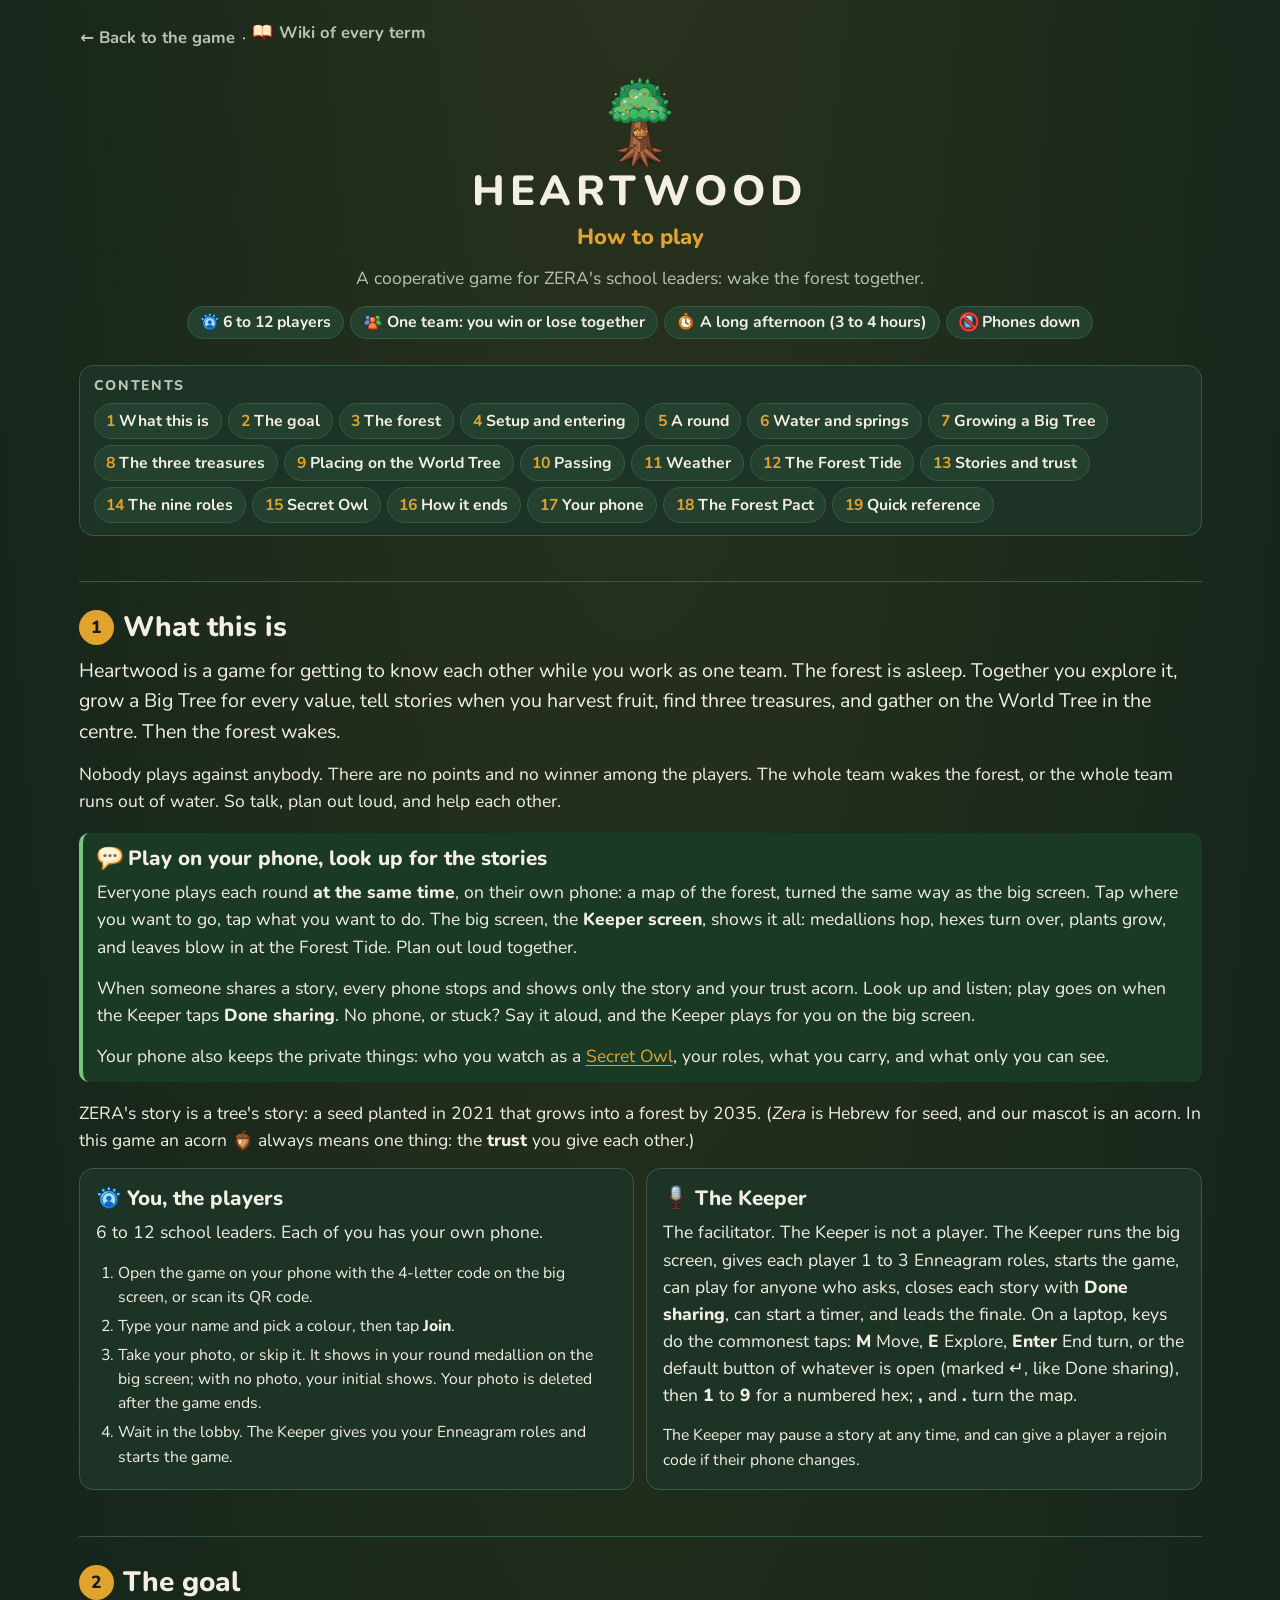
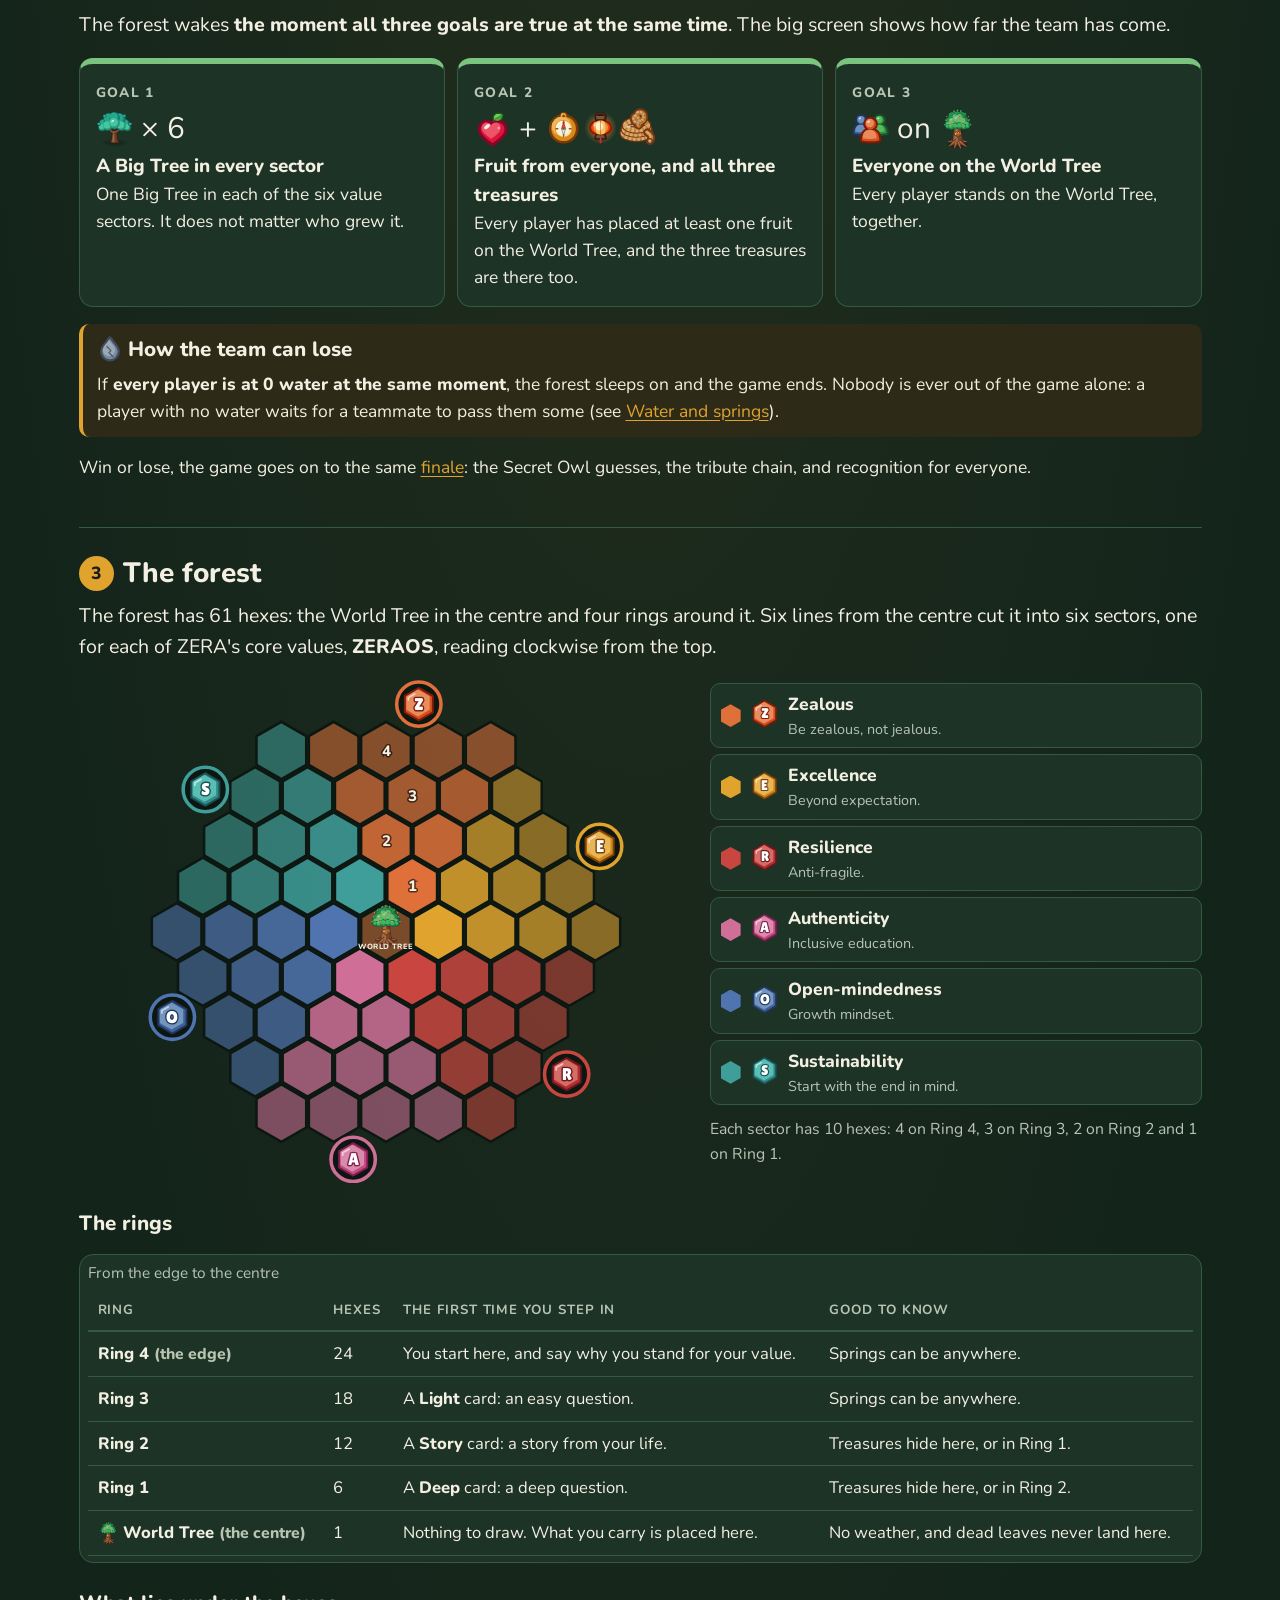
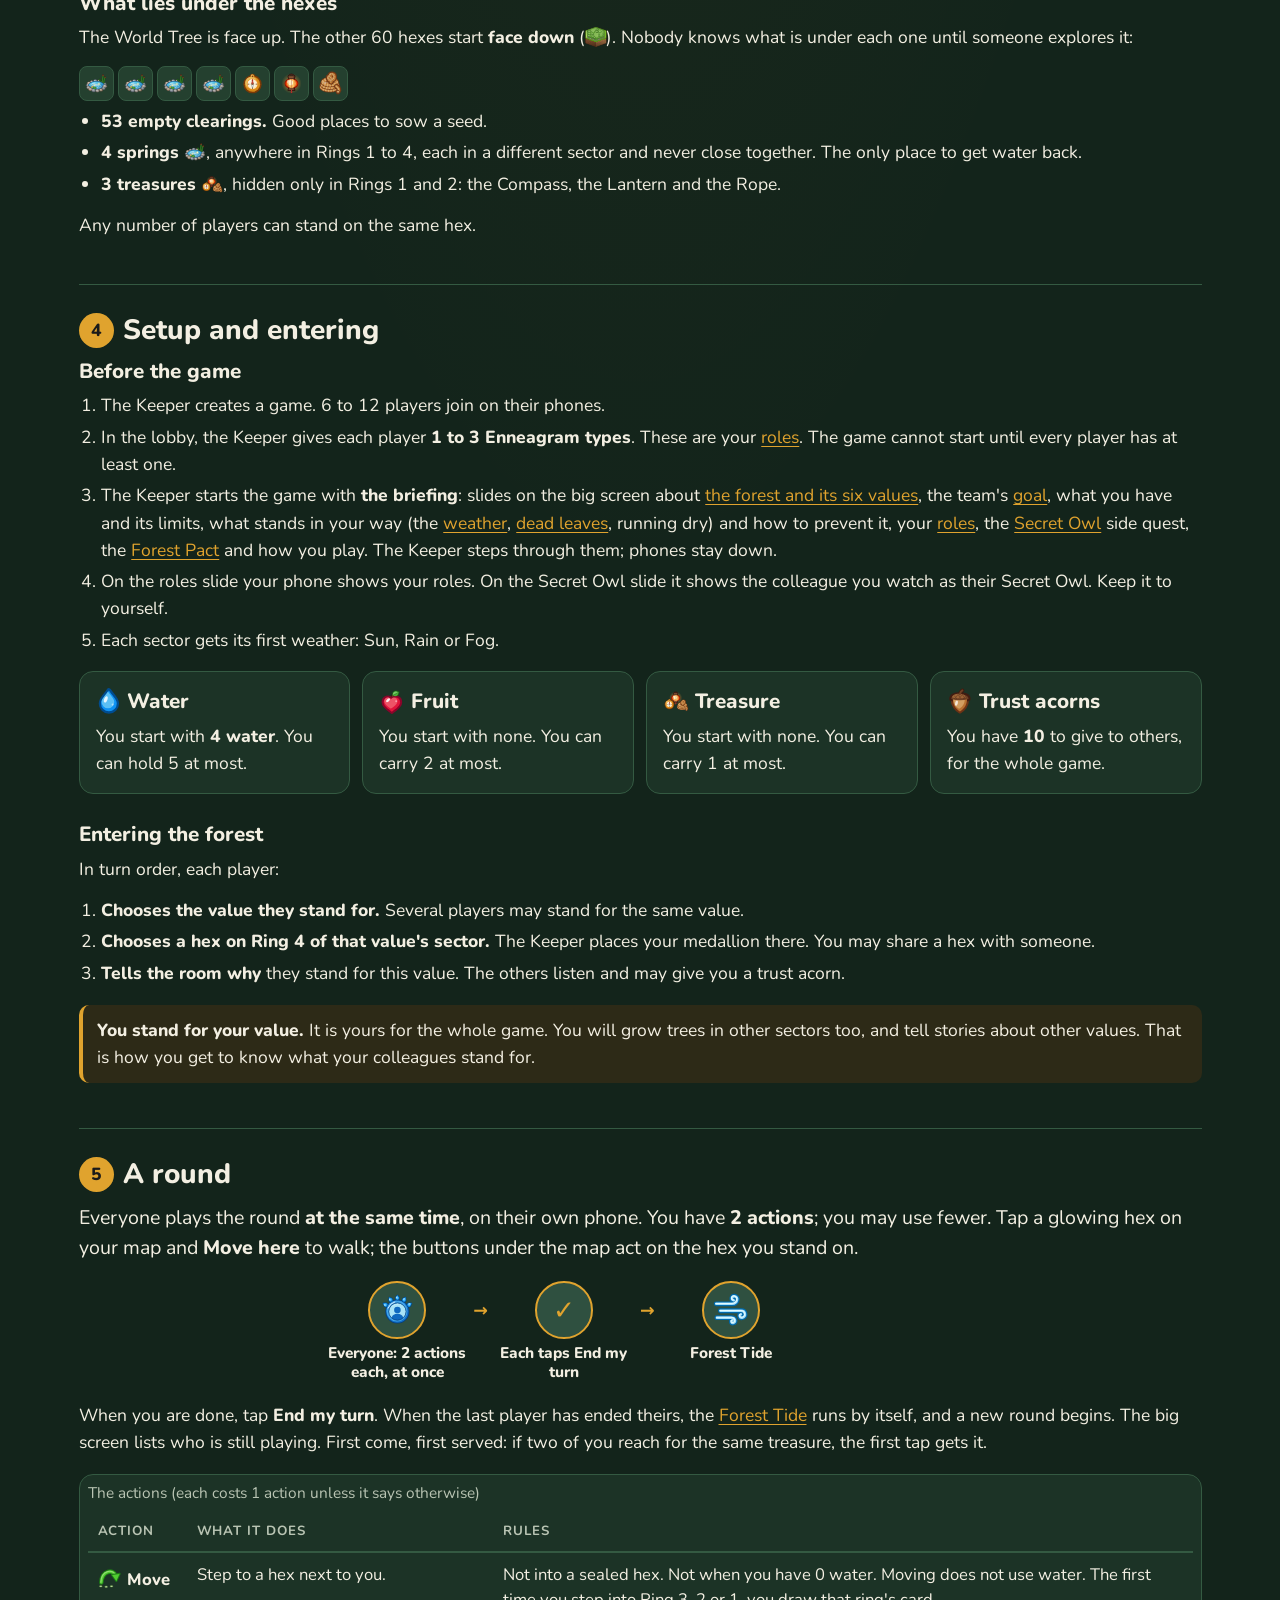
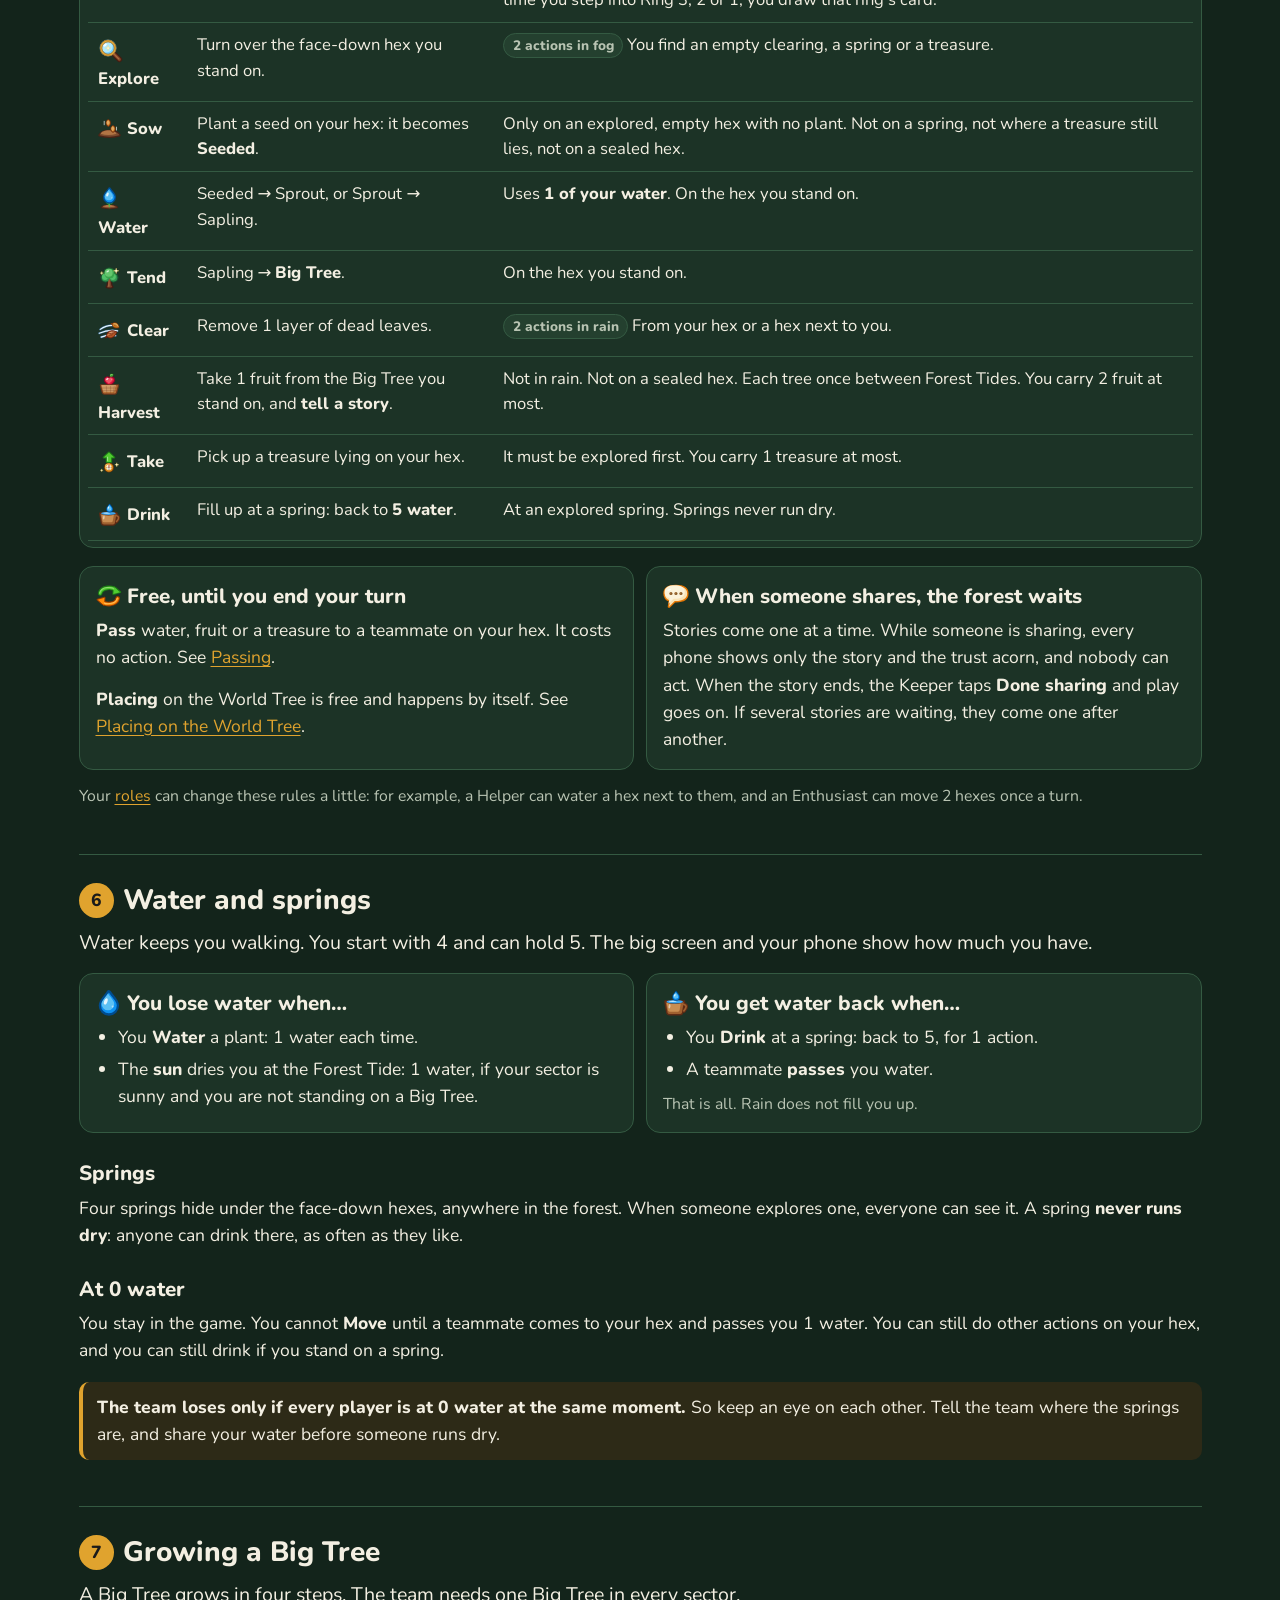
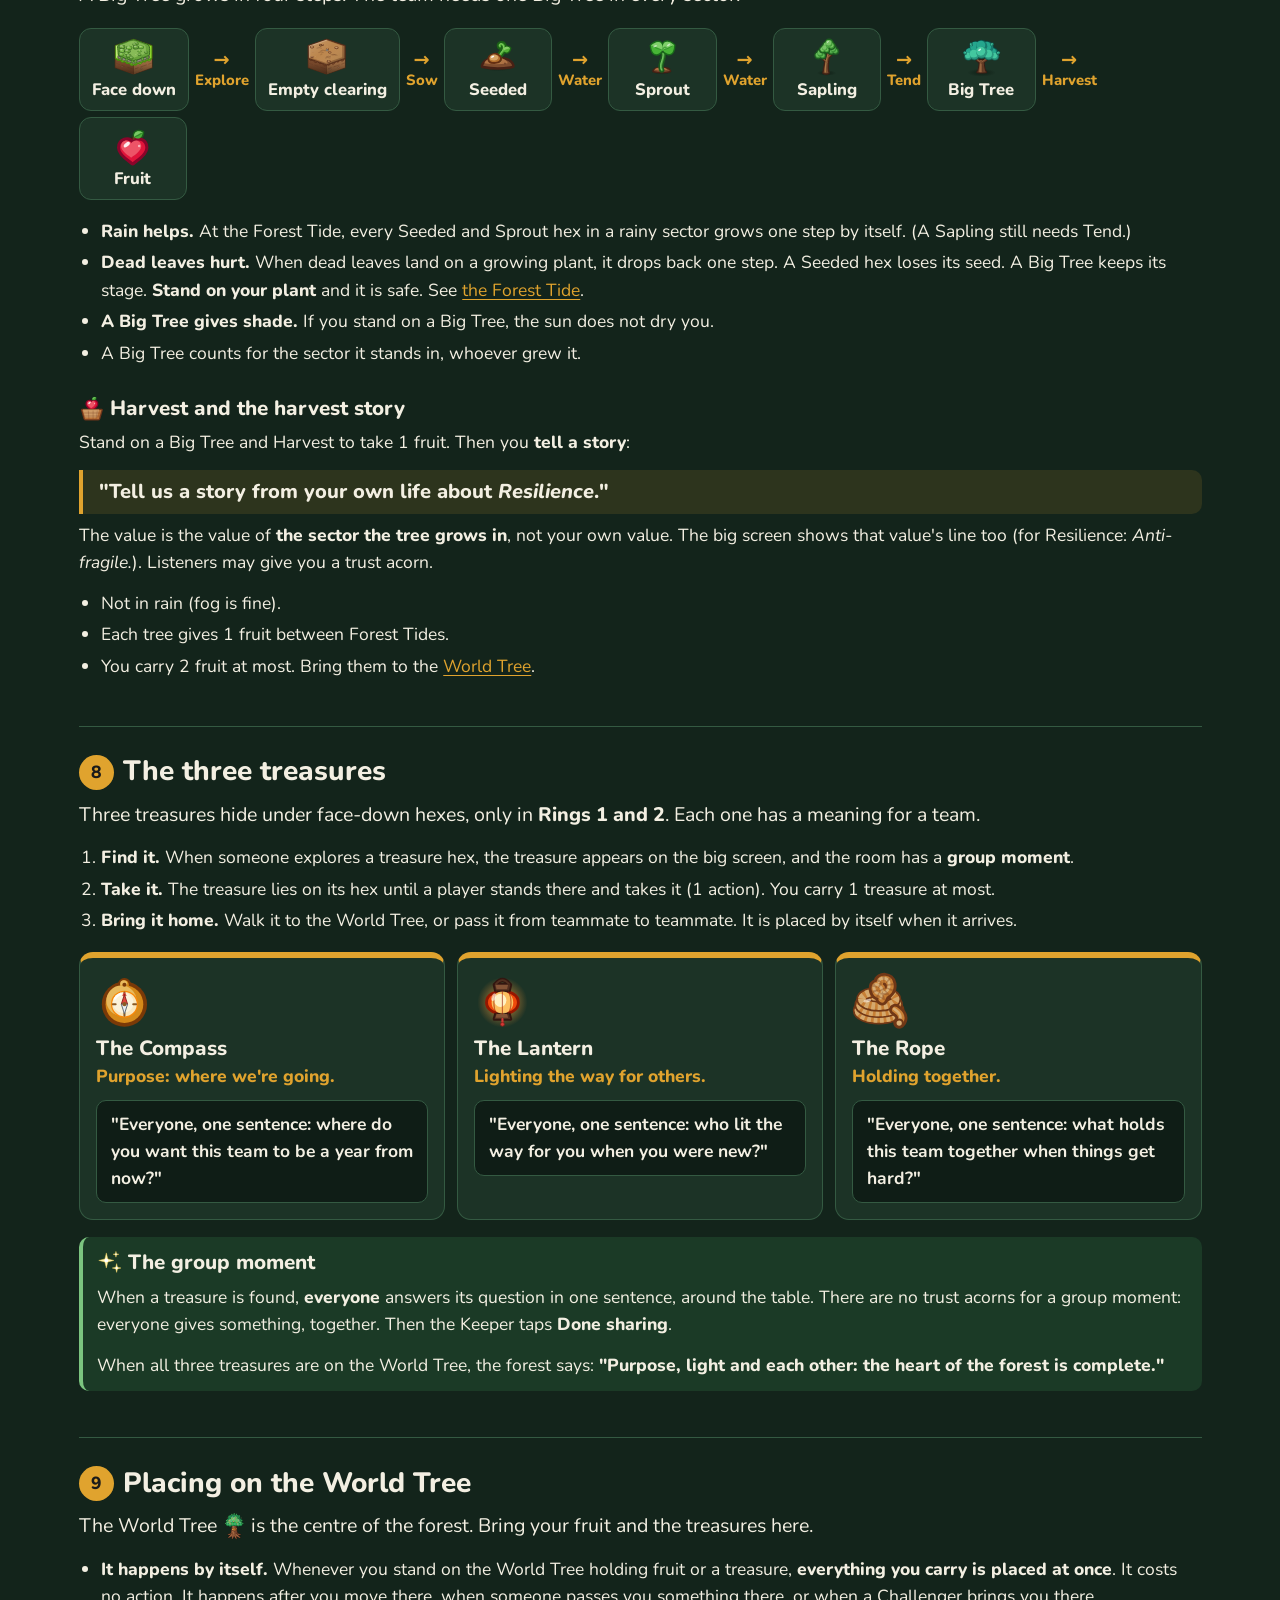
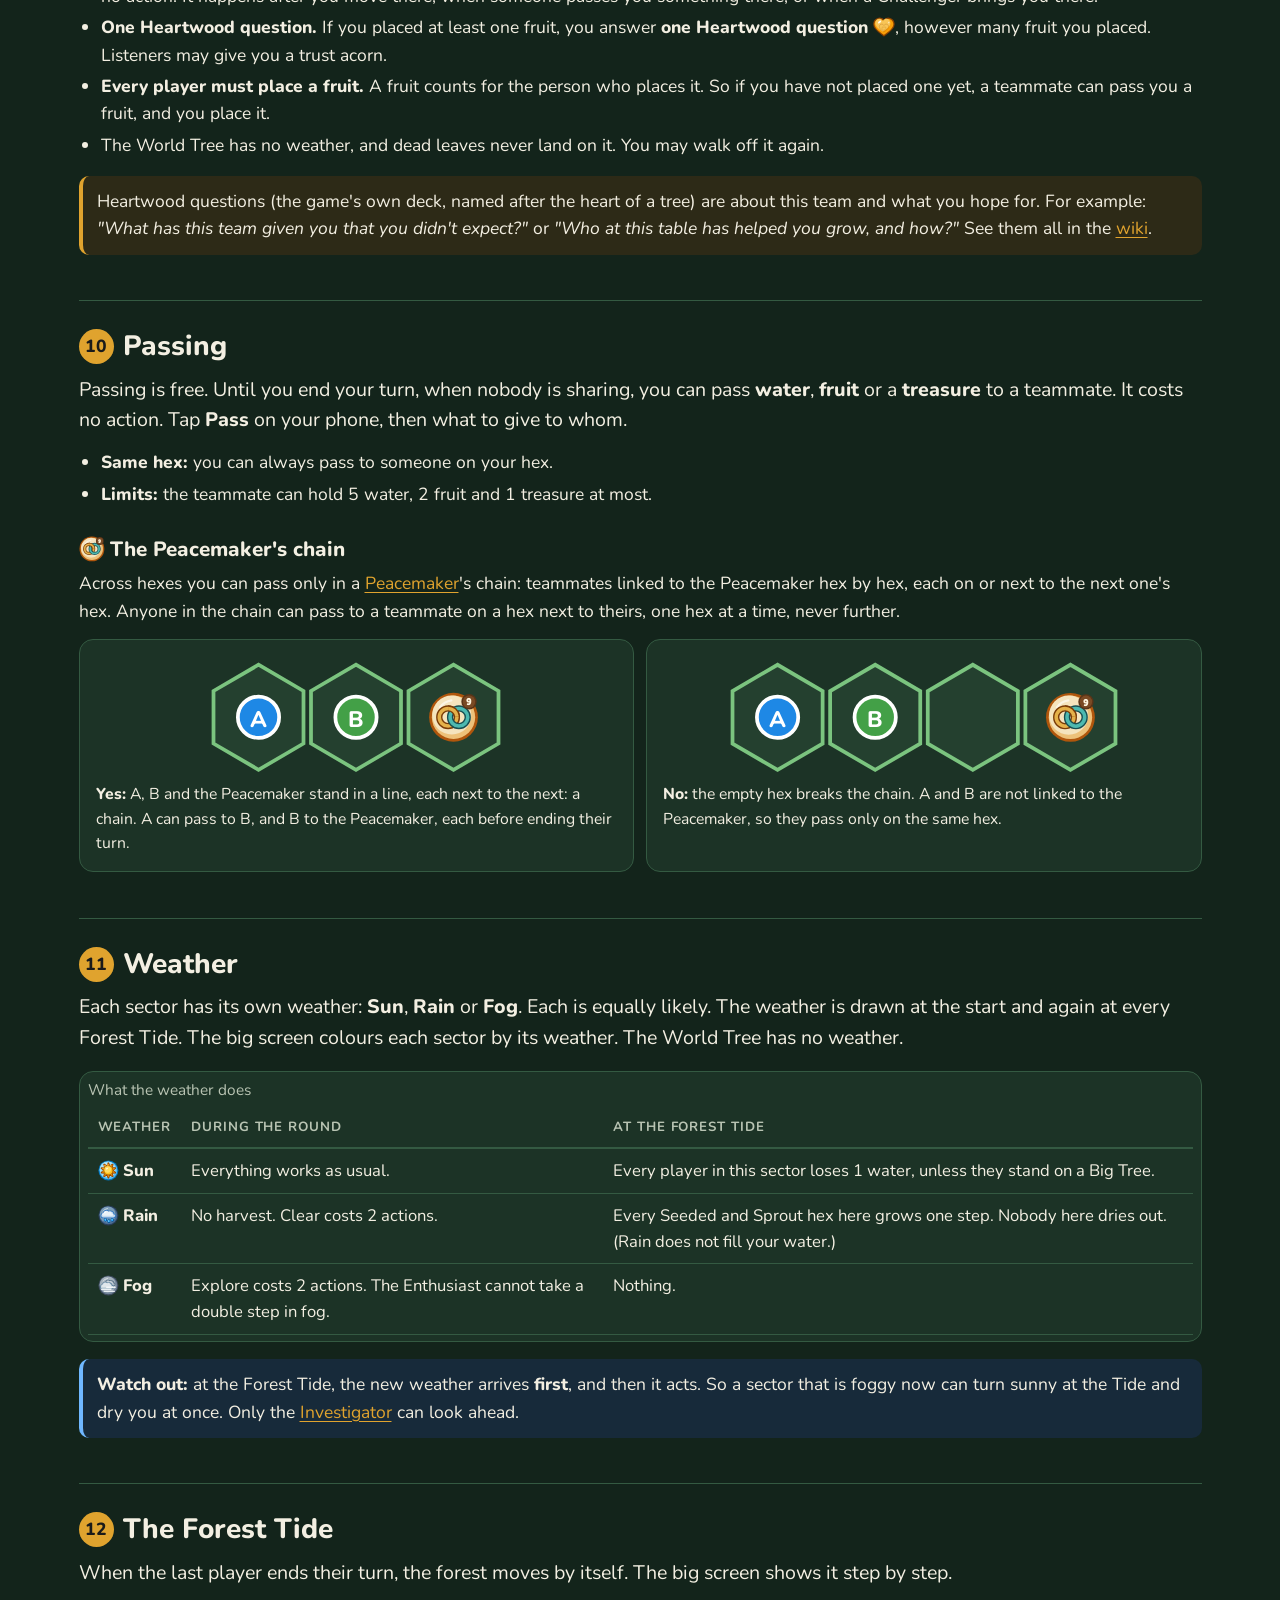
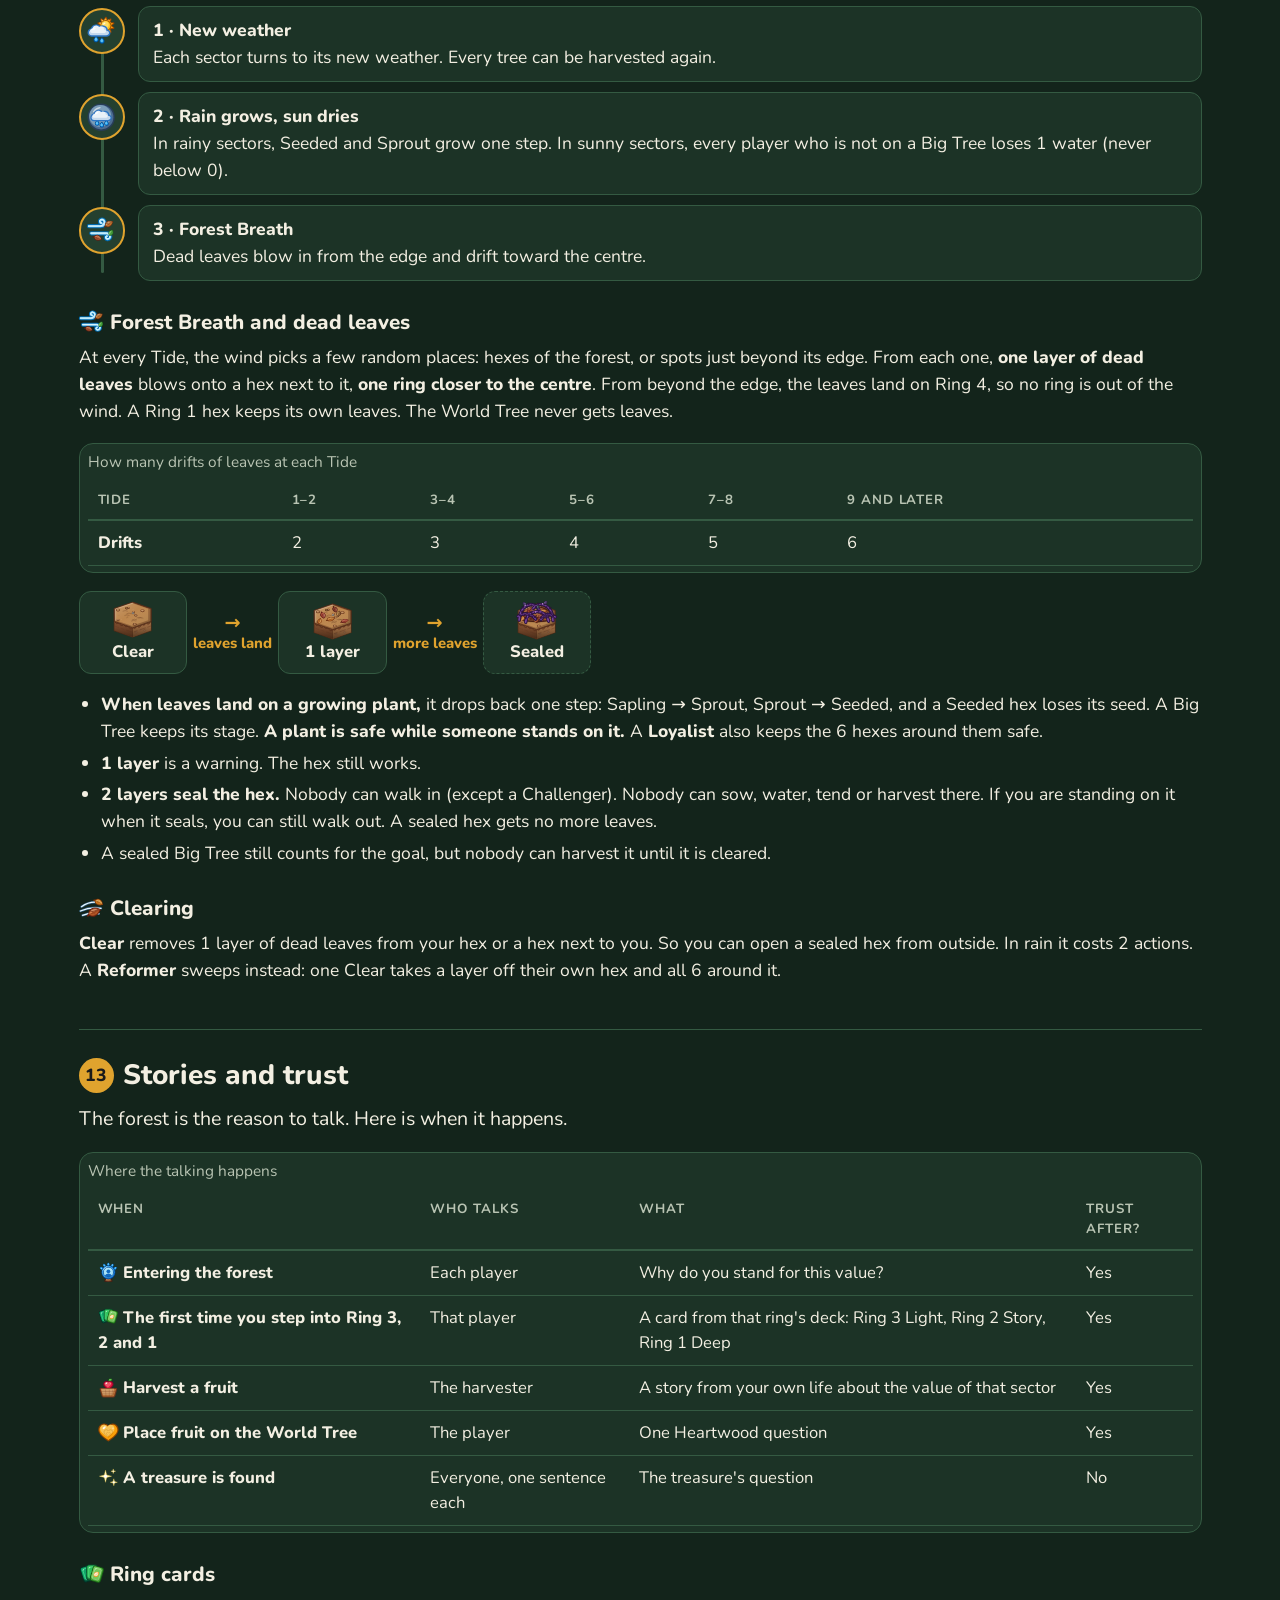
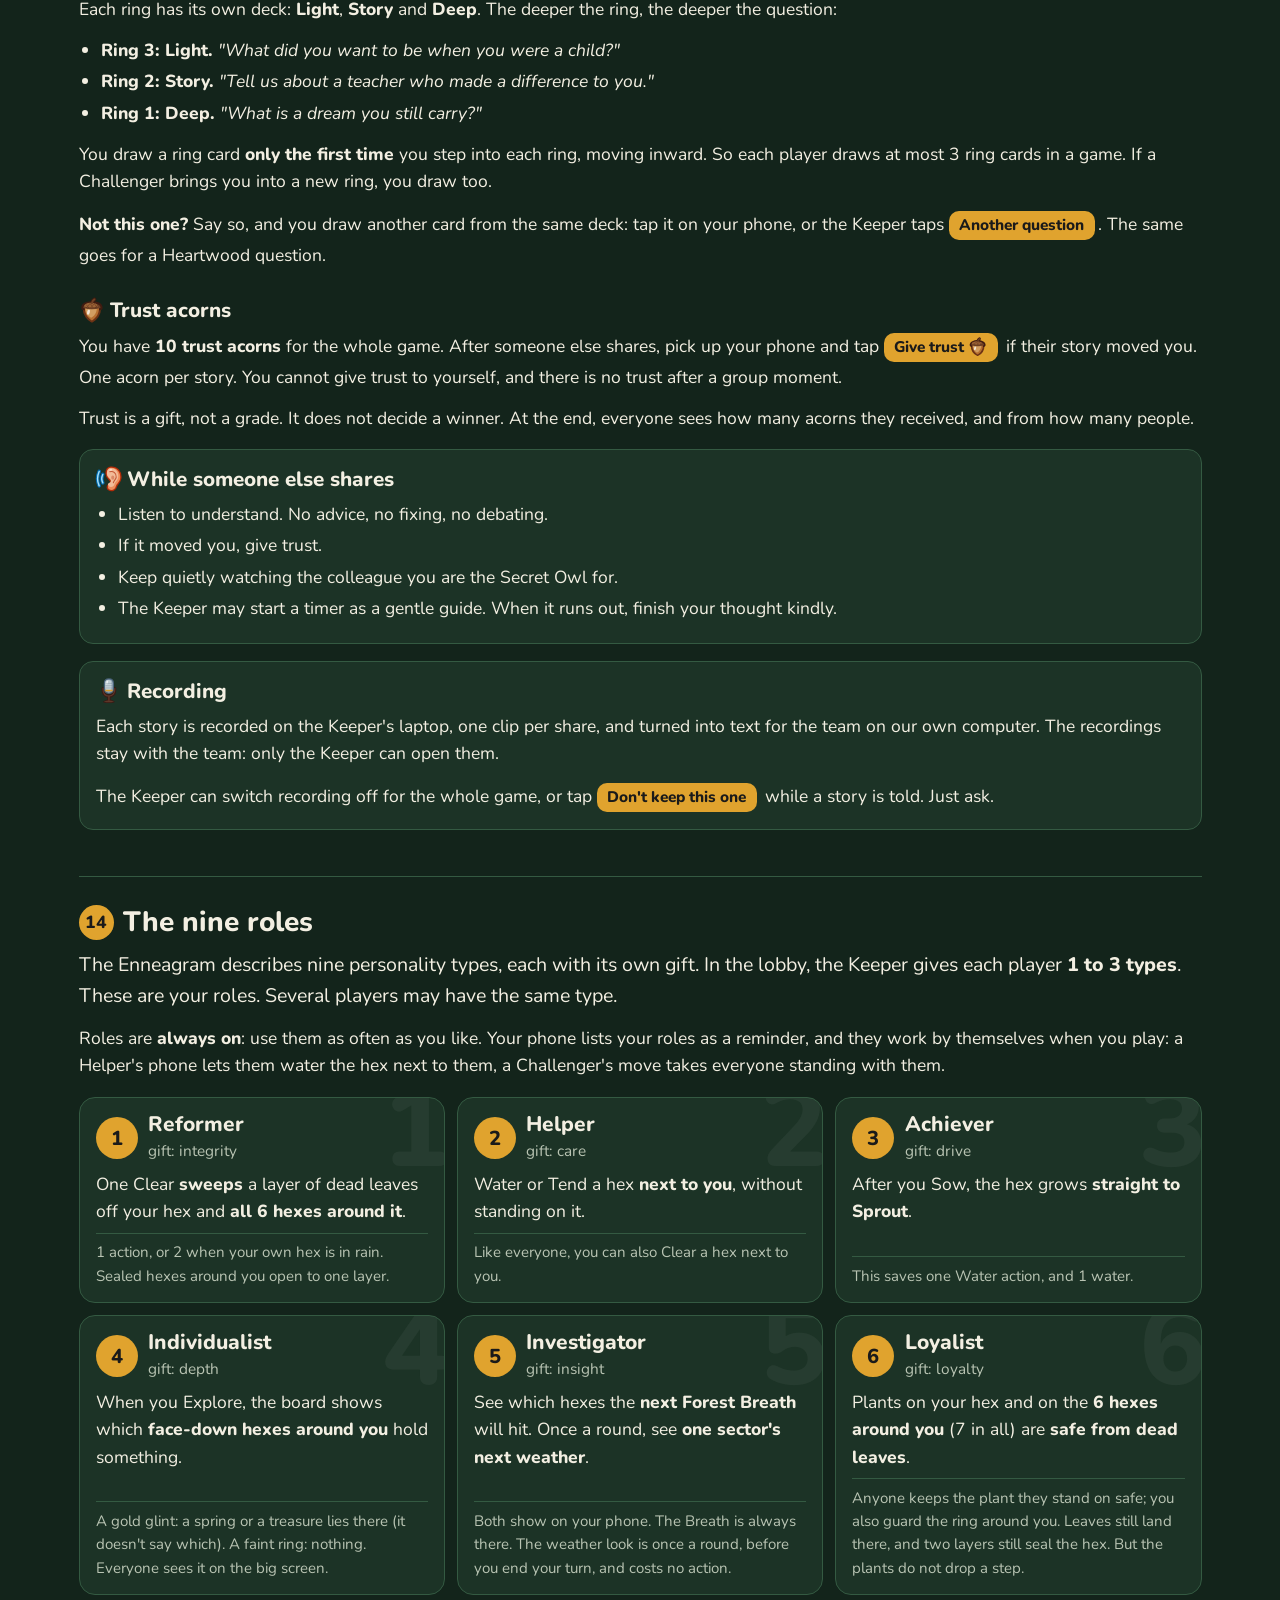
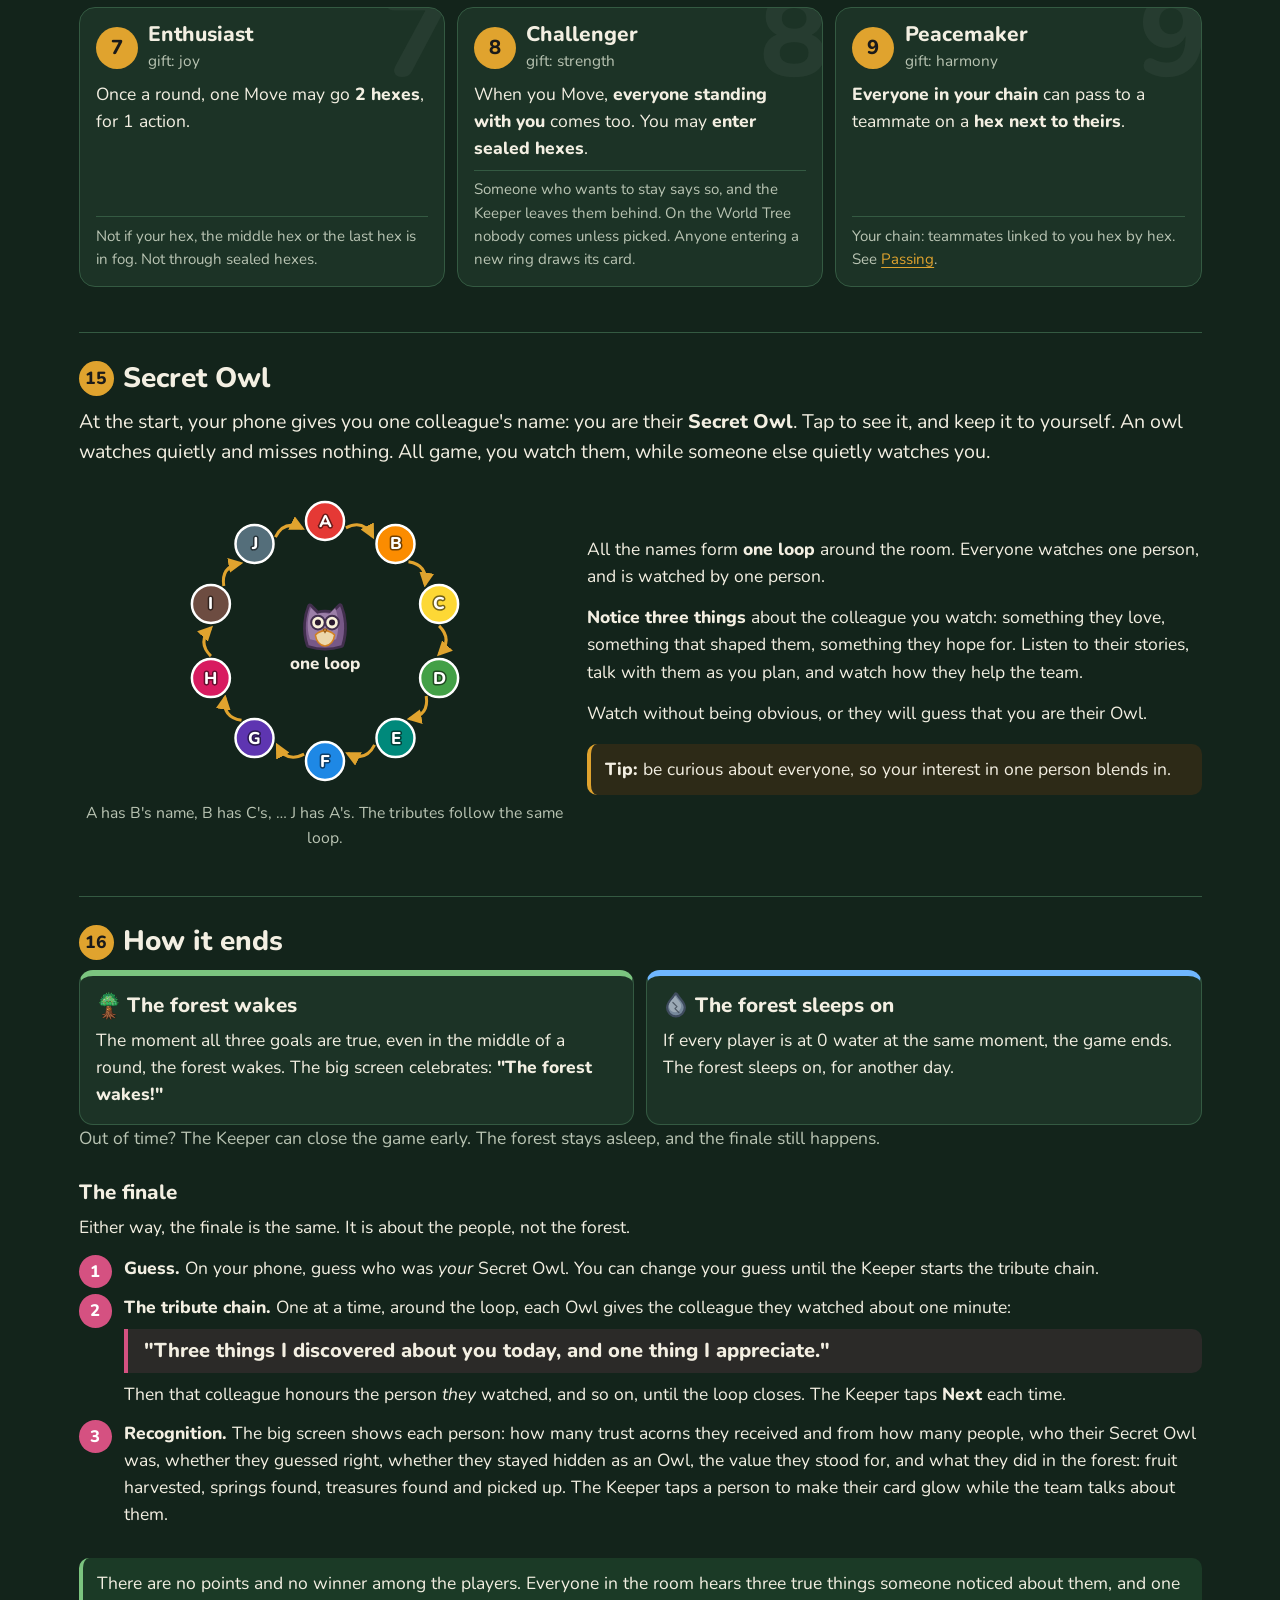
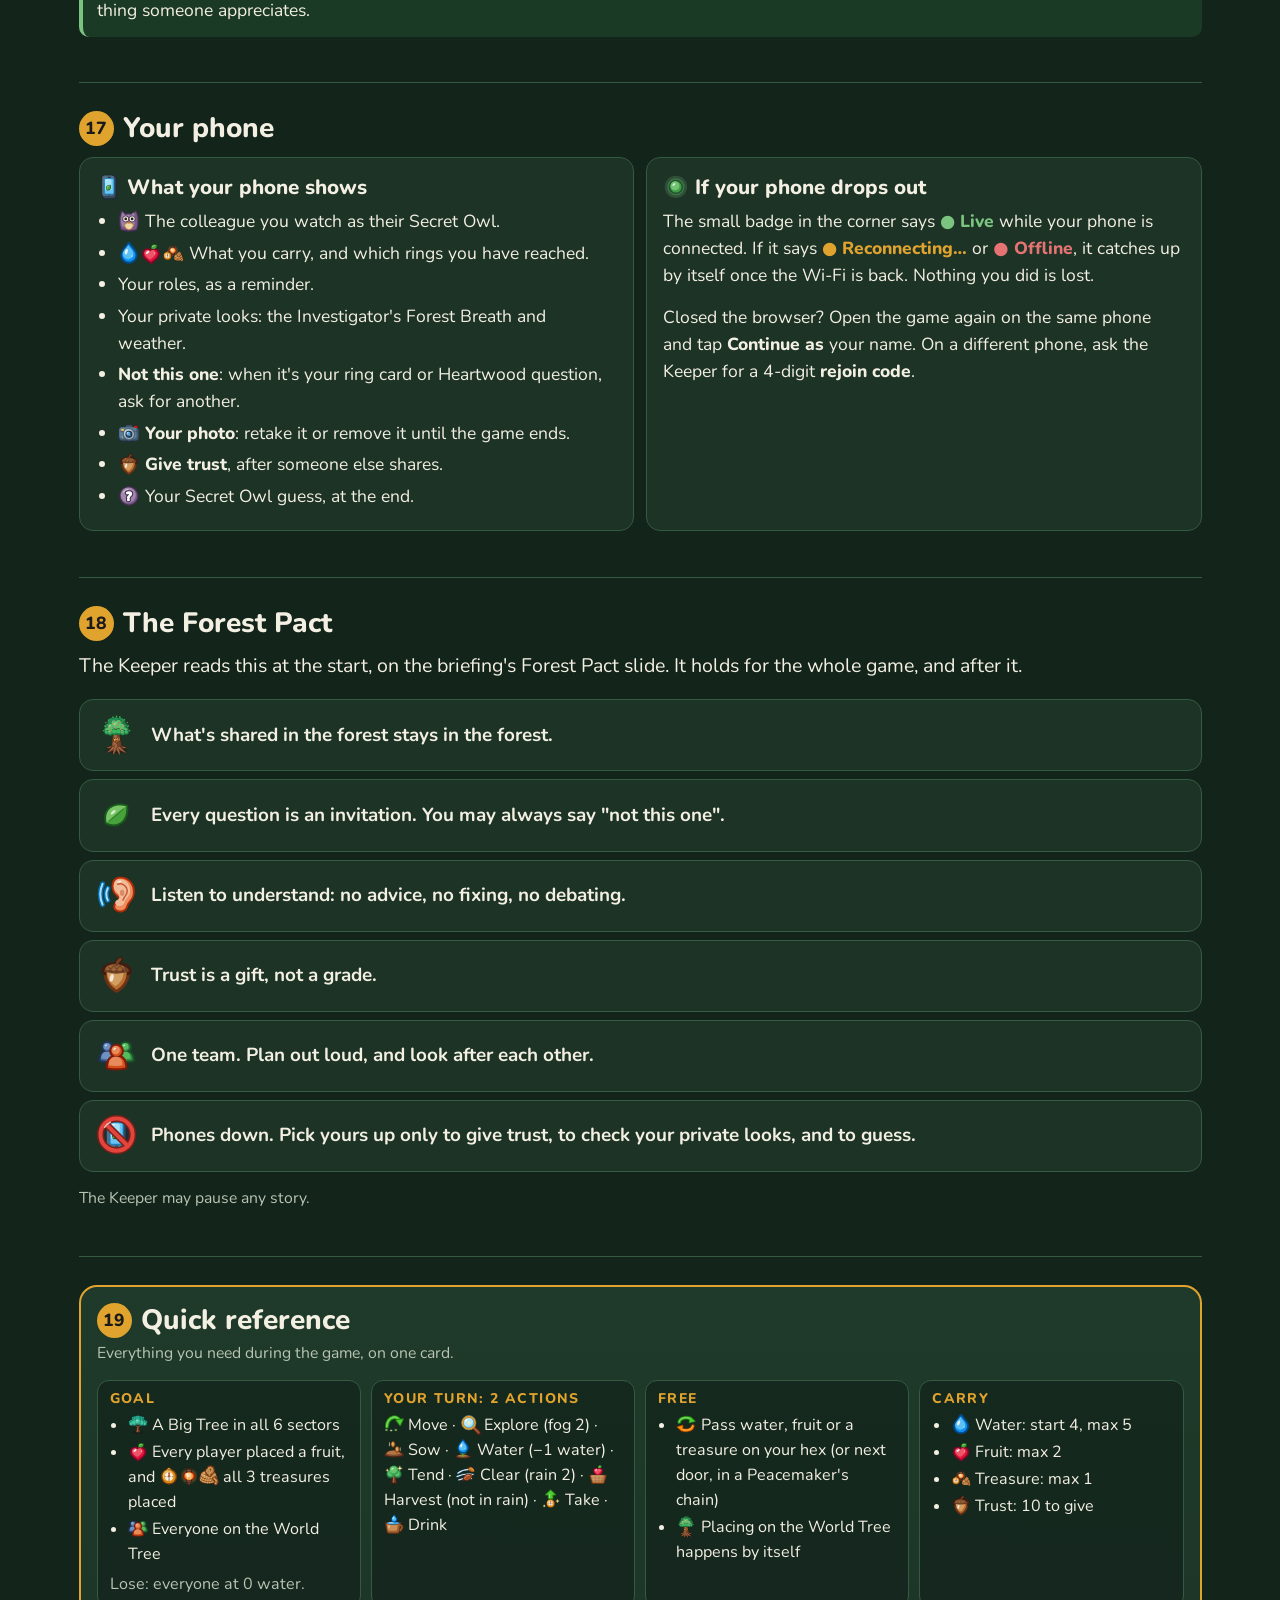
<file: web/howto.html>
<!doctype html>
<html lang="en">
<head>
<meta charset="utf-8">
<meta name="viewport" content="width=device-width, initial-scale=1">
<meta name="theme-color" content="#13241b">
<meta name="description" content="How to play Heartwood, a cooperative forest game for 6 to 12 school leaders: the goal, the forest, a turn, water and springs, weather and the Forest Tide, the three treasures, the nine Enneagram roles, the Secret Owl and the finale.">
<title>Heartwood · How to play</title>
<link rel="preconnect" href="https://fonts.googleapis.com">
<link href="https://fonts.googleapis.com/css2?family=Lilita+One&family=Nunito:wght@400;700;800&display=swap" rel="stylesheet">
<link rel="icon" href="data:image/svg+xml,%3Csvg xmlns='http://www.w3.org/2000/svg' viewBox='0 0 32 32'%3E%3Cellipse cx='16' cy='29.6' rx='9' ry='1.8' fill='%230b2a18' opacity='.35'/%3E%3Cpath d='M12.8 29.6 Q14.4 25 14.5 19 L17.5 19 Q17.6 25 19.2 29.6 Q16 30.5 12.8 29.6Z' fill='%23431c14' stroke='%23431c14' stroke-width='2.4' stroke-linejoin='round'/%3E%3Cpath d='M12.8 29.6 Q14.4 25 14.5 19 L17.5 19 Q17.6 25 19.2 29.6 Q16 30.5 12.8 29.6Z' fill='%2374412a'/%3E%3Cpath d='M14.7 28.6 Q15.3 24 15.3 19.8' stroke='%23a66840' stroke-width='1.2' fill='none' stroke-linecap='round'/%3E%3Ccircle cx='8.4' cy='15.4' r='6.9' fill='%23165430'/%3E%3Ccircle cx='23.6' cy='15.4' r='6.9' fill='%23165430'/%3E%3Ccircle cx='11.4' cy='10' r='7.1' fill='%23165430'/%3E%3Ccircle cx='20.6' cy='10' r='7.1' fill='%23165430'/%3E%3Ccircle cx='16' cy='7.6' r='7.3' fill='%23165430'/%3E%3Ccircle cx='16' cy='14.4' r='8.1' fill='%23165430'/%3E%3Ccircle cx='8.4' cy='15.4' r='5.6' fill='%23339950'/%3E%3Ccircle cx='23.6' cy='15.4' r='5.6' fill='%23339950'/%3E%3Ccircle cx='11.4' cy='10' r='5.8' fill='%23339950'/%3E%3Ccircle cx='20.6' cy='10' r='5.8' fill='%23339950'/%3E%3Ccircle cx='16' cy='7.6' r='6' fill='%23339950'/%3E%3Ccircle cx='16' cy='14.4' r='6.8' fill='%23339950'/%3E%3Ccircle cx='7.5' cy='14.3' r='4.4' fill='%2356c36d'/%3E%3Ccircle cx='22.7' cy='14.3' r='4.4' fill='%2356c36d'/%3E%3Ccircle cx='10.5' cy='8.9' r='4.5' fill='%2356c36d'/%3E%3Ccircle cx='19.7' cy='8.9' r='4.5' fill='%2356c36d'/%3E%3Ccircle cx='15' cy='6.5' r='4.7' fill='%2356c36d'/%3E%3Ccircle cx='14.9' cy='13.1' r='5.3' fill='%2356c36d'/%3E%3Cellipse cx='12.6' cy='6.6' rx='2.2' ry='1.1' transform='rotate(-35 12.6 6.6)' fill='%23fff' opacity='.75'/%3E%3C/svg%3E">
<style>
:root {
  --bg: #13241b; --panel: #1c3326; --panel2: #24402f; --deep: #0f1d16; --ink: #f3efe2; --muted: #b9c4b3;
  --accent: #e0a32e; --good: #7bc47f; --bad: #e57373; --line: #345a42; --hw: #7a4b2a; --water: #6fb7ff;
  --zealous: #e0703a; --excellence: #e0a32e; --resilience: #c8463f; --authenticity: #cf6f97; --openness: #4f74b0; --sustainability: #3f9e9a;
  --trust: #c98500; --secret: #d55181;
  color-scheme: dark;
}
* { box-sizing: border-box; }
html { font-size: 16px; -webkit-text-size-adjust: 100%; }
@media (min-width: 900px) { html { font-size: 17.5px; } }
@media (min-width: 1500px) { html { font-size: 19.5px; } }
@media (prefers-reduced-motion: no-preference) { html { scroll-behavior: smooth; } }
body {
  margin: 0; color: var(--ink); line-height: 1.55;
  font-family: "Nunito", system-ui, -apple-system, "Segoe UI", Roboto, sans-serif;
  background: var(--bg);
  background-image: radial-gradient(ellipse 90% 40% at 50% -5%, rgba(224,163,46,.12), transparent 70%);
  background-repeat: no-repeat;
}
.wrap { max-width: 66rem; margin: 0 auto; padding: 0 16px 48px; }
a { color: var(--accent); text-underline-offset: 3px; }
a:focus-visible { outline: 3px solid var(--accent); outline-offset: 2px; border-radius: 4px; }
h1, h2, h3, h4 { line-height: 1.2; font-weight: 800; }
h2 { font-size: 1.6rem; margin: 0 0 .6rem; display: flex; align-items: center; gap: .55rem; }
h3 { font-size: 1.18rem; margin: 1.6rem 0 .5rem; }
p { margin: 0 0 .8rem; }
ul, ol { margin: 0 0 .8rem; padding-left: 1.3rem; }
li { margin: .25rem 0; }
b, strong { font-weight: 800; }
.muted { color: var(--muted); }
.small { font-size: .9rem; }
.lead { font-size: 1.12rem; }
.nowrap { white-space: nowrap; }

/* top bar and hero */
.topbar { padding: 14px 0 0; }
.back { display: inline-flex; align-items: center; gap: .35em; font-weight: 700; font-size: .95rem; text-decoration: none; color: var(--muted); padding: .35em .1em; }
.back:hover { color: var(--ink); }
.hero { text-align: center; padding: 20px 0 8px; }
.hero .seed { font-size: 3.2rem; line-height: 1; }
.hero .seed .art-i { --art-h: 1.5em; }
.hero h1 { font-size: 2.4rem; letter-spacing: .12em; margin: .35rem 0 0; }
.hero .sub { font-size: 1.25rem; font-weight: 800; color: var(--accent); margin: .2rem 0 .6rem; }
.chips { display: flex; flex-wrap: wrap; justify-content: center; gap: 6px; padding: 0; margin: .6rem 0 0; list-style: none; }
.chips li { margin: 0; background: var(--panel2); border: 1px solid var(--line); border-radius: 99px; padding: .2em .75em; font-size: .9rem; font-weight: 700; }

/* contents */
nav.toc { background: var(--panel); border: 1px solid var(--line); border-radius: 14px; padding: 12px 14px; margin: 18px 0 0; }
nav.toc h2 { font-size: .8rem; text-transform: uppercase; letter-spacing: .12em; color: var(--muted); margin: 0 0 .5rem; }
nav.toc ol { list-style: none; padding: 0; margin: 0; display: flex; flex-wrap: wrap; gap: 6px; }
nav.toc li { margin: 0; }
nav.toc a { display: inline-block; text-decoration: none; color: var(--ink); background: var(--panel2); border: 1px solid var(--line); border-radius: 99px; padding: .3em .75em; font-size: .9rem; font-weight: 700; }
nav.toc a:hover { border-color: var(--accent); }
nav.toc a span { color: var(--accent); margin-right: .25em; }

/* sections */
section { margin-top: 2.6rem; padding-top: 1.6rem; border-top: 1px solid var(--line); scroll-margin-top: 12px; }
.num { flex: none; display: inline-grid; place-items: center; width: 2rem; height: 2rem; border-radius: 50%; background: var(--accent); color: #1a1a1a; font-size: 1rem; }
.card { background: var(--panel); border: 1px solid var(--line); border-radius: 14px; padding: 16px; }
.card > :last-child { margin-bottom: 0; }
.card h3 { margin-top: 0; }
.grid { display: grid; gap: 12px; grid-template-columns: repeat(auto-fit, minmax(min(100%, 15rem), 1fr)); }
.grid.two { grid-template-columns: repeat(auto-fit, minmax(min(100%, 20rem), 1fr)); }
.callout { background: #2d2a17; border-left: 4px solid var(--accent); border-radius: 10px; padding: 12px 14px; margin: 1rem 0; }
.callout.green { background: #1b3a26; border-left-color: var(--good); }
.callout.blue { background: #172a3a; border-left-color: var(--water); }
.callout > :last-child { margin-bottom: 0; }
.callout h3 { margin-top: 0; }
.btn { display: inline-block; font-weight: 800; border-radius: 10px; padding: .3em .7em; background: var(--accent); color: #1a1a1a; font-size: .88rem; margin: .1em .2em .1em 0; white-space: nowrap; line-height: 1.3; }
.btn.ghost { background: var(--panel2); color: var(--ink); border: 1px solid var(--line); }

/* the three goals */
.goals { display: grid; gap: 12px; grid-template-columns: repeat(auto-fit, minmax(min(100%, 15rem), 1fr)); list-style: none; padding: 0; margin: 1rem 0; counter-reset: gl; }
.goals li { margin: 0; background: var(--panel); border: 1px solid var(--line); border-top: 6px solid var(--good); border-radius: 14px; padding: 14px 16px; }
.goals .k { font-size: .78rem; font-weight: 800; color: var(--muted); text-transform: uppercase; letter-spacing: .1em; }
.goals .big { display: block; font-size: 1.7rem; line-height: 1.2; margin: .2rem 0 .3rem; }
.goals b { display: block; font-size: 1.08rem; }

/* tables */
table { width: 100%; border-collapse: collapse; font-size: .95rem; }
caption { text-align: left; color: var(--muted); font-size: .88rem; padding-bottom: .4rem; }
th, td { padding: 9px 10px; border-bottom: 1px solid var(--line); text-align: left; vertical-align: top; }
thead th { color: var(--muted); font-size: .76rem; text-transform: uppercase; letter-spacing: .07em; border-bottom: 2px solid var(--line); }
tbody th { font-weight: 800; }
.tablecard { background: var(--panel); border: 1px solid var(--line); border-radius: 14px; padding: 6px 8px; overflow-wrap: break-word; margin: 1rem 0; }
.nw { white-space: nowrap; }
.em { font-size: 1.25rem; margin-right: .3em; }
th .em .art-i { --art-h: 1.05em; }
@media (max-width: 700px) {
  table.stack thead { position: absolute; width: 1px; height: 1px; overflow: hidden; clip: rect(0 0 0 0); white-space: nowrap; }
  table.stack, table.stack tbody, table.stack tr, table.stack th, table.stack td { display: block; width: 100%; }
  table.stack tr { border: 1px solid var(--line); border-radius: 12px; background: var(--panel2); padding: 8px 12px; margin: 8px 0; }
  table.stack tbody th { border: 0; padding: 2px 0 6px; font-size: 1.05rem; }
  table.stack td { display: flex; justify-content: space-between; gap: 14px; border: 0; border-top: 1px solid var(--line); padding: 6px 0; text-align: right; }
  table.stack td::before { content: attr(data-label); color: var(--muted); font-weight: 700; text-align: left; flex: none; max-width: 42%; }
  table.stack caption { display: block; }
  .tablecard:has(table.stack) { background: none; border: 0; padding: 0; }
}

/* map */
.mapfig { display: grid; gap: 16px; margin: 1rem 0 0; }
@media (min-width: 860px) { .mapfig { grid-template-columns: minmax(0, 1.25fr) minmax(0, 1fr); align-items: center; } }
svg.board { width: 100%; max-width: 560px; height: auto; display: block; margin: 0 auto; }
.values { list-style: none; padding: 0; margin: 0; display: grid; gap: 6px; }
.values li { margin: 0; display: grid; grid-template-columns: auto auto 1fr; gap: 10px; align-items: center; background: var(--panel); border: 1px solid var(--line); border-radius: 10px; padding: 7px 10px; }
.hx { width: 1.15em; height: 1.3em; display: inline-block; clip-path: polygon(50% 0, 100% 25%, 100% 75%, 50% 100%, 0 75%, 0 25%); background: var(--c); vertical-align: middle; }
.values .em { font-size: 1.25rem; margin: 0; }
.values small { display: block; color: var(--muted); font-size: .82rem; }
.bag { display: flex; flex-wrap: wrap; gap: 4px; margin: .6rem 0 .4rem; }
.bag span { width: 2rem; height: 2rem; display: grid; place-items: center; border-radius: 8px; background: var(--panel2); border: 1px solid var(--line); font-size: 1.05rem; }

/* a chain of stages: plants, dead leaves */
.chain-row { display: flex; flex-wrap: wrap; align-items: center; gap: 6px; margin: 1rem 0; }
.chain-row .st { background: var(--panel); border: 1px solid var(--line); border-radius: 12px; padding: 8px 12px; text-align: center; min-width: 6.2rem; }
.chain-row .st .em { display: block; font-size: 1.8rem; margin: 0; line-height: 1.15; }
.chain-row .st b { display: block; font-size: .95rem; }
.chain-row .ar { font-weight: 800; color: var(--accent); font-size: .85rem; text-align: center; line-height: 1.2; }
.chain-row .ar i { display: block; font-style: normal; font-size: 1.1rem; }

/* turn */
.strip { display: grid; grid-template-columns: 1fr auto 1fr auto 1fr auto 1fr; align-items: start; gap: 4px; list-style: none; padding: 0; margin: 1rem auto 1.2rem; max-width: 36rem; text-align: center; }
.strip li { margin: 0; }
.strip .dot { width: 3.3rem; height: 3.3rem; border-radius: 50%; display: grid; place-items: center; margin: 0 auto 4px; font-size: 1.5rem; background: #2f5040; border: 2px solid var(--accent); color: var(--accent); font-weight: 800; }
.strip b { font-size: .88rem; display: block; line-height: 1.25; }
.strip .ar { color: var(--accent); font-weight: 800; padding-top: .9rem; }
.cost { display: inline-block; font-size: .78rem; font-weight: 800; background: var(--panel2); border: 1px solid var(--line); border-radius: 99px; padding: .05em .6em; color: var(--muted); white-space: nowrap; }

/* timeline: the Forest Tide */
.timeline { list-style: none; padding: 0; margin: 1rem 0; position: relative; }
.timeline::before { content: ""; position: absolute; left: 1.3rem; top: 8px; bottom: 8px; width: 3px; background: var(--line); border-radius: 2px; }
.timeline li { position: relative; margin: 0 0 10px; padding-left: 3.4rem; }
.timeline .ic { position: absolute; left: 0; top: 2px; width: 2.65rem; height: 2.65rem; border-radius: 50%; display: grid; place-items: center; font-size: 1.3rem; background: var(--panel2); border: 2px solid var(--accent); }
.timeline .box { background: var(--panel); border: 1px solid var(--line); border-radius: 12px; padding: 10px 14px; }
.timeline .box > :last-child { margin-bottom: 0; }
.timeline .box b.t { display: block; }

/* passing figure */
svg.passfig { width: 100%; max-width: 300px; height: auto; display: block; margin: .3rem auto .5rem; }

/* treasures */
.tre { border-top: 6px solid var(--accent); }
.tre .ico { font-size: 2.6rem; line-height: 1; }
.tre h3 { margin: .3rem 0 .1rem; }
.tre .mean { color: var(--accent); font-weight: 800; margin-bottom: .6rem; }
.tre .q { background: var(--deep); border: 1px solid var(--line); border-radius: 10px; padding: .55em .8em; font-weight: 700; }

/* roles */
.roles { display: grid; gap: 12px; grid-template-columns: repeat(auto-fit, minmax(min(100%, 17rem), 1fr)); list-style: none; padding: 0; margin: 1rem 0 0; }
.role { margin: 0; background: var(--panel); border: 1px solid var(--line); border-radius: 16px; padding: 14px 16px; display: flex; flex-direction: column; gap: .4rem; position: relative; overflow: hidden; }
.role::after { content: attr(data-n); position: absolute; right: -6px; top: -26px; font-size: 6.5rem; font-weight: 800; color: rgba(243,239,226,.05); line-height: 1; pointer-events: none; }
.role .top { display: flex; align-items: center; gap: .6rem; }
.role .t { display: grid; place-items: center; width: 2.4rem; height: 2.4rem; flex: none; border-radius: 50%; background: var(--accent); color: #1a1a1a; font-weight: 800; font-size: 1.15rem; }
.role h3 { margin: 0; font-size: 1.2rem; }
.role .gift { font-size: .88rem; color: var(--muted); }
.role .fx { font-size: 1rem; margin: 0; }
.role .note { font-size: .86rem; color: var(--muted); border-top: 1px solid var(--line); padding-top: .45rem; margin: auto 0 0; }

/* finale */
.finale { display: grid; gap: 16px; align-items: center; }
@media (min-width: 820px) { .finale { grid-template-columns: minmax(0, 1fr) minmax(0, 1.25fr); } }
svg.loop-fig { width: 100%; max-width: 320px; height: auto; display: block; margin: 0 auto; }
.chain { list-style: none; padding: 0; margin: 0; counter-reset: ch; }
.chain li { counter-increment: ch; position: relative; padding: 0 0 .7rem 2.6rem; margin: 0; }
.chain li::before { content: counter(ch); position: absolute; left: 0; top: 0; width: 1.9rem; height: 1.9rem; border-radius: 50%; background: var(--secret); color: #fff; font-weight: 800; display: grid; place-items: center; font-size: .95rem; }
.tribute { font-size: 1.15rem; font-weight: 800; color: var(--ink); border-left: 4px solid var(--secret); padding: .3em .8em; margin: .4em 0; background: rgba(213,81,129,.12); border-radius: 0 10px 10px 0; }

/* pact */
.pact { list-style: none; padding: 0; margin: 1rem 0 0; display: grid; gap: 8px; }
.pact li { margin: 0; display: grid; grid-template-columns: 2.6rem 1fr; gap: 12px; align-items: center; background: var(--panel); border: 1px solid var(--line); border-radius: 14px; padding: 12px 14px; font-size: 1.08rem; font-weight: 700; }
.pact .em { font-size: 1.7rem; text-align: center; margin: 0; }

/* quick reference */
.qr { background: linear-gradient(180deg, #1f3a2a, #1a3023); border: 2px solid var(--accent); border-radius: 18px; padding: 16px; }
.qr h2 { margin-bottom: .2rem; }
.qr .grid { gap: 10px; margin-top: .8rem; }
.qr .blk { background: rgba(15,29,22,.55); border: 1px solid var(--line); border-radius: 12px; padding: 10px 12px; font-size: .92rem; }
.qr .blk h3 { margin: 0 0 .3rem; font-size: .8rem; text-transform: uppercase; letter-spacing: .1em; color: var(--accent); }
.qr .blk p, .qr .blk ul { margin: 0; }
.qr .blk ul { padding-left: 1.05rem; }
.qr .blk li { margin: .12rem 0; }
@media (max-width: 700px) { .qr { padding: 12px; } .qr .blk { font-size: .88rem; } }
footer { margin-top: 2.5rem; padding-top: 1rem; border-top: 1px solid var(--line); color: var(--muted); font-size: .9rem; text-align: center; }
</style>
</head>
<body>
<div class="wrap">

<div class="topbar"><a class="back" href="/">← Back to the game</a> · <a class="back" href="wiki.html"><i class="art-i" data-art="icon:book"></i> Wiki of every term</a></div>

<header class="hero">
  <div class="seed" aria-hidden="true"><i class="art-i" data-art="worldTree:awake"></i></div>
  <h1>HEARTWOOD</h1>
  <p class="sub">How to play</p>
  <p class="muted">A cooperative game for ZERA's school leaders: wake the forest together.</p>
  <ul class="chips" aria-label="At a glance">
    <li><i class="art-i" data-art="medallion"></i> 6 to 12 players</li><li><i class="art-i" data-art="icon:team"></i> One team: you win or lose together</li><li><i class="art-i" data-art="icon:timer"></i> A long afternoon (3 to 4 hours)</li><li><i class="art-i" data-art="icon:phoneOff"></i> Phones down</li>
  </ul>
</header>

<nav class="toc" aria-labelledby="toc-h">
  <h2 id="toc-h">Contents</h2>
  <ol>
    <li><a href="#what"><span>1</span>What this is</a></li>
    <li><a href="#goal"><span>2</span>The goal</a></li>
    <li><a href="#forest"><span>3</span>The forest</a></li>
    <li><a href="#setup"><span>4</span>Setup and entering</a></li>
    <li><a href="#turn"><span>5</span>A round</a></li>
    <li><a href="#water"><span>6</span>Water and springs</a></li>
    <li><a href="#grow"><span>7</span>Growing a Big Tree</a></li>
    <li><a href="#treasures"><span>8</span>The three treasures</a></li>
    <li><a href="#worldtree"><span>9</span>Placing on the World Tree</a></li>
    <li><a href="#pass"><span>10</span>Passing</a></li>
    <li><a href="#weather"><span>11</span>Weather</a></li>
    <li><a href="#tide"><span>12</span>The Forest Tide</a></li>
    <li><a href="#talk"><span>13</span>Stories and trust</a></li>
    <li><a href="#roles"><span>14</span>The nine roles</a></li>
    <li><a href="#owl"><span>15</span>Secret Owl</a></li>
    <li><a href="#end"><span>16</span>How it ends</a></li>
    <li><a href="#phone"><span>17</span>Your phone</a></li>
    <li><a href="#pact"><span>18</span>The Forest Pact</a></li>
    <li><a href="#quick"><span>19</span>Quick reference</a></li>
  </ol>
</nav>

<main>

<!-- ============ 1 ============ -->
<section id="what" aria-labelledby="what-h">
  <h2 id="what-h"><span class="num" aria-hidden="true">1</span>What this is</h2>
  <p class="lead">Heartwood is a game for getting to know each other while you work as one team. The forest is asleep. Together you explore it, grow a Big Tree for every value, tell stories when you harvest fruit, find three treasures, and gather on the World Tree in the centre. Then the forest wakes.</p>
  <p>Nobody plays against anybody. There are no points and no winner among the players. The whole team wakes the forest, or the whole team runs out of water. So talk, plan out loud, and help each other.</p>
  <div class="callout green">
    <h3><i class="art-i" data-art="icon:talk"></i> Play on your phone, look up for the stories</h3>
    <p>Everyone plays each round <b>at the same time</b>, on their own phone: a map of the forest, turned the same way as the big screen. Tap where you want to go, tap what you want to do. The big screen, the <b>Keeper screen</b>, shows it all: medallions hop, hexes turn over, plants grow, and leaves blow in at the Forest Tide. Plan out loud together.</p>
    <p>When someone shares a story, every phone stops and shows only the story and your trust acorn. Look up and listen; play goes on when the Keeper taps <b>Done sharing</b>. No phone, or stuck? Say it aloud, and the Keeper plays for you on the big screen.</p>
    <p>Your phone also keeps the private things: who you watch as a <a href="#owl">Secret Owl</a>, your roles, what you carry, and what only you can see.</p>
  </div>
  <p>ZERA's story is a tree's story: a seed planted in 2021 that grows into a forest by 2035. (<i>Zera</i> is Hebrew for seed, and our mascot is an acorn. In this game an acorn <i class="art-i" data-art="acorn"></i> always means one thing: the <b>trust</b> you give each other.)</p>
  <div class="grid two">
    <div class="card">
      <h3><i class="art-i" data-art="medallion"></i> You, the players</h3>
      <p>6 to 12 school leaders. Each of you has your own phone.</p>
      <ol class="small" style="margin:0">
        <li>Open the game on your phone with the 4-letter code on the big screen, or scan its QR code.</li>
        <li>Type your name and pick a colour, then tap <b>Join</b>.</li>
        <li>Take your photo, or skip it. It shows in your round medallion on the big screen; with no photo, your initial shows. Your photo is deleted after the game ends.</li>
        <li>Wait in the lobby. The Keeper gives you your Enneagram roles and starts the game.</li>
      </ol>
    </div>
    <div class="card">
      <h3><i class="art-i" data-art="icon:keeper"></i> The Keeper</h3>
      <p>The facilitator. The Keeper is not a player. The Keeper runs the big screen, gives each player 1 to 3 Enneagram roles, starts the game, can play for anyone who asks, closes each story with <b>Done sharing</b>, can start a timer, and leads the finale. On a laptop, keys do the commonest taps: <b>M</b> Move, <b>E</b> Explore, <b>Enter</b> End turn, or the default button of whatever is open (marked ↵, like Done sharing), then <b>1</b> to <b>9</b> for a numbered hex; <b>,</b> and <b>.</b> turn the map.</p>
      <p class="small" style="margin:0">The Keeper may pause a story at any time, and can give a player a rejoin code if their phone changes.</p>
    </div>
  </div>
</section>

<!-- ============ 2 ============ -->
<section id="goal" aria-labelledby="goal-h">
  <h2 id="goal-h"><span class="num" aria-hidden="true">2</span>The goal</h2>
  <p class="lead">The forest wakes <b>the moment all three goals are true at the same time</b>. The big screen shows how far the team has come.</p>
  <ol class="goals">
    <li><span class="k">Goal 1</span><span class="big" aria-hidden="true"><i class="art-i" data-art="stage:4"></i> × 6</span><b>A Big Tree in every sector</b>One Big Tree in each of the six value sectors. It does not matter who grew it.</li>
    <li><span class="k">Goal 2</span><span class="big" aria-hidden="true"><i class="art-i" data-art="fruit"></i> + <i class="art-i" data-art="treasure:compass"></i><i class="art-i" data-art="treasure:lantern"></i><i class="art-i" data-art="treasure:rope"></i></span><b>Fruit from everyone, and all three treasures</b>Every player has placed at least one fruit on the World Tree, and the three treasures are there too.</li>
    <li><span class="k">Goal 3</span><span class="big" aria-hidden="true"><i class="art-i" data-art="icon:team"></i> on <i class="art-i" data-art="worldTree:awake"></i></span><b>Everyone on the World Tree</b>Every player stands on the World Tree, together.</li>
  </ol>
  <div class="callout">
    <h3><i class="art-i" data-art="drop:empty"></i> How the team can lose</h3>
    <p>If <b>every player is at 0 water at the same moment</b>, the forest sleeps on and the game ends. Nobody is ever out of the game alone: a player with no water waits for a teammate to pass them some (see <a href="#water">Water and springs</a>).</p>
  </div>
  <p>Win or lose, the game goes on to the same <a href="#end">finale</a>: the Secret Owl guesses, the tribute chain, and recognition for everyone.</p>
</section>

<!-- ============ 3 ============ -->
<section id="forest" aria-labelledby="forest-h">
  <h2 id="forest-h"><span class="num" aria-hidden="true">3</span>The forest</h2>
  <p class="lead">The forest has 61 hexes: the World Tree in the centre and four rings around it. Six lines from the centre cut it into six sectors, one for each of ZERA's core values, <b>ZERAOS</b>, reading clockwise from the top.</p>
  <div class="mapfig">
    <figure style="margin:0">
      <svg class="board" viewBox="-278 -250 556 500" role="img" aria-labelledby="board-t board-d"><title id="board-t">The forest around the World Tree</title><desc id="board-d">61 hexagons. The World Tree is in the centre. Around it are four rings: Ring 1 (6 hexes), Ring 2 (12), Ring 3 (18) and Ring 4 (24), the outer edge. Six coloured sectors, one for each ZERAOS value, read clockwise from the top: Zealous, Excellence, Resilience, Authenticity, Open-mindedness and Sustainability. Each sector has 10 hexes. The numbers 1 to 4 in the Zealous sector mark the rings.</desc><style>.wt-l{font-size:7.5px;font-weight:800;letter-spacing:.06em;fill:#f3efe2;text-anchor:middle;dominant-baseline:central}.wt-n{font-size:15px;font-weight:800;fill:#f3efe2;text-anchor:middle;dominant-baseline:central;paint-order:stroke;stroke:rgba(0,0,0,.6);stroke-width:3px}</style><polygon points="24.7,-14.2 24.7,14.2 0.0,28.5 -24.7,14.2 -24.7,-14.3 -0.0,-28.5" fill="#7a4b2a" fill-opacity="1" stroke="#0c1711" stroke-width="2.5"/><polygon points="-1.3,30.8 -1.3,59.3 -26.0,73.5 -50.7,59.3 -50.7,30.7 -26.0,16.5" fill="#cf6f97" fill-opacity="1" stroke="#0c1711" stroke-width="2.5"/><polygon points="50.7,30.8 50.7,59.3 26.0,73.5 1.3,59.3 1.3,30.7 26.0,16.5" fill="#c8463f" fill-opacity="1" stroke="#0c1711" stroke-width="2.5"/><polygon points="76.6,-14.2 76.6,14.2 52.0,28.5 27.3,14.2 27.3,-14.3 52.0,-28.5" fill="#e0a32e" fill-opacity="1" stroke="#0c1711" stroke-width="2.5"/><polygon points="50.7,-59.3 50.7,-30.8 26.0,-16.5 1.3,-30.8 1.3,-59.3 26.0,-73.5" fill="#e0703a" fill-opacity="1" stroke="#0c1711" stroke-width="2.5"/><polygon points="-1.3,-59.3 -1.3,-30.8 -26.0,-16.5 -50.7,-30.8 -50.7,-59.3 -26.0,-73.5" fill="#3f9e9a" fill-opacity="1" stroke="#0c1711" stroke-width="2.5"/><polygon points="-27.3,-14.2 -27.3,14.2 -52.0,28.5 -76.6,14.2 -76.6,-14.3 -52.0,-28.5" fill="#4f74b0" fill-opacity="1" stroke="#0c1711" stroke-width="2.5"/><polygon points="-27.3,75.8 -27.3,104.3 -52.0,118.5 -76.6,104.3 -76.6,75.8 -52.0,61.5" fill="#cf6f97" fill-opacity="0.85" stroke="#0c1711" stroke-width="2.5"/><polygon points="24.7,75.8 24.7,104.3 0.0,118.5 -24.7,104.3 -24.7,75.8 -0.0,61.5" fill="#cf6f97" fill-opacity="0.85" stroke="#0c1711" stroke-width="2.5"/><polygon points="76.6,75.8 76.6,104.3 52.0,118.5 27.3,104.3 27.3,75.8 52.0,61.5" fill="#c8463f" fill-opacity="0.85" stroke="#0c1711" stroke-width="2.5"/><polygon points="102.6,30.8 102.6,59.3 77.9,73.5 53.3,59.3 53.3,30.7 77.9,16.5" fill="#c8463f" fill-opacity="0.85" stroke="#0c1711" stroke-width="2.5"/><polygon points="128.6,-14.2 128.6,14.2 103.9,28.5 79.2,14.2 79.2,-14.3 103.9,-28.5" fill="#e0a32e" fill-opacity="0.85" stroke="#0c1711" stroke-width="2.5"/><polygon points="102.6,-59.3 102.6,-30.8 77.9,-16.5 53.3,-30.8 53.3,-59.3 77.9,-73.5" fill="#e0a32e" fill-opacity="0.85" stroke="#0c1711" stroke-width="2.5"/><polygon points="76.6,-104.3 76.6,-75.8 52.0,-61.5 27.3,-75.8 27.3,-104.3 52.0,-118.5" fill="#e0703a" fill-opacity="0.85" stroke="#0c1711" stroke-width="2.5"/><polygon points="24.7,-104.3 24.7,-75.8 0.0,-61.5 -24.7,-75.8 -24.7,-104.3 -0.0,-118.5" fill="#e0703a" fill-opacity="0.85" stroke="#0c1711" stroke-width="2.5"/><polygon points="-27.3,-104.3 -27.3,-75.8 -52.0,-61.5 -76.6,-75.8 -76.6,-104.3 -52.0,-118.5" fill="#3f9e9a" fill-opacity="0.85" stroke="#0c1711" stroke-width="2.5"/><polygon points="-53.3,-59.3 -53.3,-30.8 -77.9,-16.5 -102.6,-30.8 -102.6,-59.3 -77.9,-73.5" fill="#3f9e9a" fill-opacity="0.85" stroke="#0c1711" stroke-width="2.5"/><polygon points="-79.2,-14.2 -79.2,14.2 -103.9,28.5 -128.6,14.2 -128.6,-14.3 -103.9,-28.5" fill="#4f74b0" fill-opacity="0.85" stroke="#0c1711" stroke-width="2.5"/><polygon points="-53.3,30.8 -53.3,59.3 -77.9,73.5 -102.6,59.3 -102.6,30.7 -77.9,16.5" fill="#4f74b0" fill-opacity="0.85" stroke="#0c1711" stroke-width="2.5"/><polygon points="-53.3,120.8 -53.3,149.3 -77.9,163.5 -102.6,149.3 -102.6,120.8 -77.9,106.5" fill="#cf6f97" fill-opacity="0.7" stroke="#0c1711" stroke-width="2.5"/><polygon points="-1.3,120.8 -1.3,149.3 -26.0,163.5 -50.7,149.3 -50.7,120.8 -26.0,106.5" fill="#cf6f97" fill-opacity="0.7" stroke="#0c1711" stroke-width="2.5"/><polygon points="50.7,120.8 50.7,149.3 26.0,163.5 1.3,149.3 1.3,120.8 26.0,106.5" fill="#cf6f97" fill-opacity="0.7" stroke="#0c1711" stroke-width="2.5"/><polygon points="102.6,120.8 102.6,149.3 77.9,163.5 53.3,149.3 53.3,120.8 77.9,106.5" fill="#c8463f" fill-opacity="0.7" stroke="#0c1711" stroke-width="2.5"/><polygon points="128.6,75.8 128.6,104.3 103.9,118.5 79.2,104.3 79.2,75.8 103.9,61.5" fill="#c8463f" fill-opacity="0.7" stroke="#0c1711" stroke-width="2.5"/><polygon points="154.6,30.8 154.6,59.3 129.9,73.5 105.2,59.3 105.2,30.7 129.9,16.5" fill="#c8463f" fill-opacity="0.7" stroke="#0c1711" stroke-width="2.5"/><polygon points="180.6,-14.2 180.6,14.2 155.9,28.5 131.2,14.2 131.2,-14.3 155.9,-28.5" fill="#e0a32e" fill-opacity="0.7" stroke="#0c1711" stroke-width="2.5"/><polygon points="154.6,-59.3 154.6,-30.8 129.9,-16.5 105.2,-30.8 105.2,-59.3 129.9,-73.5" fill="#e0a32e" fill-opacity="0.7" stroke="#0c1711" stroke-width="2.5"/><polygon points="128.6,-104.3 128.6,-75.8 103.9,-61.5 79.2,-75.8 79.2,-104.3 103.9,-118.5" fill="#e0a32e" fill-opacity="0.7" stroke="#0c1711" stroke-width="2.5"/><polygon points="102.6,-149.3 102.6,-120.8 77.9,-106.5 53.3,-120.8 53.3,-149.3 77.9,-163.5" fill="#e0703a" fill-opacity="0.7" stroke="#0c1711" stroke-width="2.5"/><polygon points="50.7,-149.3 50.7,-120.8 26.0,-106.5 1.3,-120.8 1.3,-149.3 26.0,-163.5" fill="#e0703a" fill-opacity="0.7" stroke="#0c1711" stroke-width="2.5"/><polygon points="-1.3,-149.3 -1.3,-120.8 -26.0,-106.5 -50.7,-120.8 -50.7,-149.3 -26.0,-163.5" fill="#e0703a" fill-opacity="0.7" stroke="#0c1711" stroke-width="2.5"/><polygon points="-53.3,-149.3 -53.3,-120.8 -77.9,-106.5 -102.6,-120.8 -102.6,-149.3 -77.9,-163.5" fill="#3f9e9a" fill-opacity="0.7" stroke="#0c1711" stroke-width="2.5"/><polygon points="-79.2,-104.3 -79.2,-75.8 -103.9,-61.5 -128.6,-75.8 -128.6,-104.3 -103.9,-118.5" fill="#3f9e9a" fill-opacity="0.7" stroke="#0c1711" stroke-width="2.5"/><polygon points="-105.2,-59.3 -105.2,-30.8 -129.9,-16.5 -154.6,-30.8 -154.6,-59.3 -129.9,-73.5" fill="#3f9e9a" fill-opacity="0.7" stroke="#0c1711" stroke-width="2.5"/><polygon points="-131.2,-14.2 -131.2,14.2 -155.9,28.5 -180.6,14.2 -180.6,-14.3 -155.9,-28.5" fill="#4f74b0" fill-opacity="0.7" stroke="#0c1711" stroke-width="2.5"/><polygon points="-105.2,30.8 -105.2,59.3 -129.9,73.5 -154.6,59.3 -154.6,30.7 -129.9,16.5" fill="#4f74b0" fill-opacity="0.7" stroke="#0c1711" stroke-width="2.5"/><polygon points="-79.2,75.8 -79.2,104.3 -103.9,118.5 -128.6,104.3 -128.6,75.8 -103.9,61.5" fill="#4f74b0" fill-opacity="0.7" stroke="#0c1711" stroke-width="2.5"/><polygon points="-79.2,165.8 -79.2,194.3 -103.9,208.5 -128.6,194.3 -128.6,165.8 -103.9,151.5" fill="#cf6f97" fill-opacity="0.55" stroke="#0c1711" stroke-width="2.5"/><polygon points="-27.3,165.8 -27.3,194.3 -52.0,208.5 -76.6,194.3 -76.6,165.8 -52.0,151.5" fill="#cf6f97" fill-opacity="0.55" stroke="#0c1711" stroke-width="2.5"/><polygon points="24.7,165.8 24.7,194.3 0.0,208.5 -24.7,194.3 -24.7,165.8 -0.0,151.5" fill="#cf6f97" fill-opacity="0.55" stroke="#0c1711" stroke-width="2.5"/><polygon points="76.6,165.8 76.6,194.3 52.0,208.5 27.3,194.3 27.3,165.8 52.0,151.5" fill="#cf6f97" fill-opacity="0.55" stroke="#0c1711" stroke-width="2.5"/><polygon points="128.6,165.8 128.6,194.3 103.9,208.5 79.2,194.3 79.2,165.8 103.9,151.5" fill="#c8463f" fill-opacity="0.55" stroke="#0c1711" stroke-width="2.5"/><polygon points="154.6,120.8 154.6,149.3 129.9,163.5 105.2,149.3 105.2,120.8 129.9,106.5" fill="#c8463f" fill-opacity="0.55" stroke="#0c1711" stroke-width="2.5"/><polygon points="180.6,75.8 180.6,104.3 155.9,118.5 131.2,104.3 131.2,75.8 155.9,61.5" fill="#c8463f" fill-opacity="0.55" stroke="#0c1711" stroke-width="2.5"/><polygon points="206.5,30.8 206.5,59.3 181.9,73.5 157.2,59.3 157.2,30.7 181.9,16.5" fill="#c8463f" fill-opacity="0.55" stroke="#0c1711" stroke-width="2.5"/><polygon points="232.5,-14.2 232.5,14.2 207.8,28.5 183.2,14.2 183.2,-14.3 207.8,-28.5" fill="#e0a32e" fill-opacity="0.55" stroke="#0c1711" stroke-width="2.5"/><polygon points="206.5,-59.3 206.5,-30.8 181.9,-16.5 157.2,-30.8 157.2,-59.3 181.9,-73.5" fill="#e0a32e" fill-opacity="0.55" stroke="#0c1711" stroke-width="2.5"/><polygon points="180.6,-104.3 180.6,-75.8 155.9,-61.5 131.2,-75.8 131.2,-104.3 155.9,-118.5" fill="#e0a32e" fill-opacity="0.55" stroke="#0c1711" stroke-width="2.5"/><polygon points="154.6,-149.3 154.6,-120.8 129.9,-106.5 105.2,-120.8 105.2,-149.3 129.9,-163.5" fill="#e0a32e" fill-opacity="0.55" stroke="#0c1711" stroke-width="2.5"/><polygon points="128.6,-194.3 128.6,-165.8 103.9,-151.5 79.2,-165.8 79.2,-194.3 103.9,-208.5" fill="#e0703a" fill-opacity="0.55" stroke="#0c1711" stroke-width="2.5"/><polygon points="76.6,-194.3 76.6,-165.8 52.0,-151.5 27.3,-165.8 27.3,-194.3 52.0,-208.5" fill="#e0703a" fill-opacity="0.55" stroke="#0c1711" stroke-width="2.5"/><polygon points="24.7,-194.3 24.7,-165.8 0.0,-151.5 -24.7,-165.8 -24.7,-194.3 -0.0,-208.5" fill="#e0703a" fill-opacity="0.55" stroke="#0c1711" stroke-width="2.5"/><polygon points="-27.3,-194.3 -27.3,-165.8 -52.0,-151.5 -76.6,-165.8 -76.6,-194.3 -52.0,-208.5" fill="#e0703a" fill-opacity="0.55" stroke="#0c1711" stroke-width="2.5"/><polygon points="-79.2,-194.3 -79.2,-165.8 -103.9,-151.5 -128.6,-165.8 -128.6,-194.3 -103.9,-208.5" fill="#3f9e9a" fill-opacity="0.55" stroke="#0c1711" stroke-width="2.5"/><polygon points="-105.2,-149.3 -105.2,-120.8 -129.9,-106.5 -154.6,-120.8 -154.6,-149.3 -129.9,-163.5" fill="#3f9e9a" fill-opacity="0.55" stroke="#0c1711" stroke-width="2.5"/><polygon points="-131.2,-104.3 -131.2,-75.8 -155.9,-61.5 -180.6,-75.8 -180.6,-104.3 -155.9,-118.5" fill="#3f9e9a" fill-opacity="0.55" stroke="#0c1711" stroke-width="2.5"/><polygon points="-157.2,-59.3 -157.2,-30.8 -181.9,-16.5 -206.5,-30.8 -206.5,-59.3 -181.9,-73.5" fill="#3f9e9a" fill-opacity="0.55" stroke="#0c1711" stroke-width="2.5"/><polygon points="-183.2,-14.2 -183.2,14.2 -207.8,28.5 -232.5,14.2 -232.5,-14.3 -207.8,-28.5" fill="#4f74b0" fill-opacity="0.55" stroke="#0c1711" stroke-width="2.5"/><polygon points="-157.2,30.8 -157.2,59.3 -181.9,73.5 -206.5,59.3 -206.5,30.7 -181.9,16.5" fill="#4f74b0" fill-opacity="0.55" stroke="#0c1711" stroke-width="2.5"/><polygon points="-131.2,75.8 -131.2,104.3 -155.9,118.5 -180.6,104.3 -180.6,75.8 -155.9,61.5" fill="#4f74b0" fill-opacity="0.55" stroke="#0c1711" stroke-width="2.5"/><polygon points="-105.2,120.8 -105.2,149.3 -129.9,163.5 -154.6,149.3 -154.6,120.8 -129.9,106.5" fill="#4f74b0" fill-opacity="0.55" stroke="#0c1711" stroke-width="2.5"/><g transform="translate(0,-7)" data-art="worldTree:awake" data-size="40"></g><text x="0" y="15" class="wt-l">WORLD TREE</text><text x="26.0" y="-45.0" class="wt-n">1</text><text x="0.0" y="-90.0" class="wt-n">2</text><text x="26.0" y="-135.0" class="wt-n">3</text><text x="0.0" y="-180.0" class="wt-n">4</text><circle cx="32.6" cy="-226.0" r="22" fill="#0c1711" stroke="#e0703a" stroke-width="3.5"/><g transform="translate(32.6,-226.0)"><title>Zealous</title><g data-art="value:0" data-size="34"></g></g><circle cx="212.1" cy="-84.8" r="22" fill="#0c1711" stroke="#e0a32e" stroke-width="3.5"/><g transform="translate(212.1,-84.8)"><title>Excellence</title><g data-art="value:1" data-size="34"></g></g><circle cx="179.4" cy="141.3" r="22" fill="#0c1711" stroke="#c8463f" stroke-width="3.5"/><g transform="translate(179.4,141.3)"><title>Resilience</title><g data-art="value:2" data-size="34"></g></g><circle cx="-32.6" cy="226.0" r="22" fill="#0c1711" stroke="#cf6f97" stroke-width="3.5"/><g transform="translate(-32.6,226.0)"><title>Authenticity</title><g data-art="value:3" data-size="34"></g></g><circle cx="-212.1" cy="84.8" r="22" fill="#0c1711" stroke="#4f74b0" stroke-width="3.5"/><g transform="translate(-212.1,84.8)"><title>Open-mindedness</title><g data-art="value:4" data-size="34"></g></g><circle cx="-179.4" cy="-141.3" r="22" fill="#0c1711" stroke="#3f9e9a" stroke-width="3.5"/><g transform="translate(-179.4,-141.3)"><title>Sustainability</title><g data-art="value:5" data-size="34"></g></g></svg>
    </figure>
    <div>
      <ul class="values" aria-label="The six values and their sectors">
        <li><i class="hx" style="--c:var(--zealous)"></i><span class="em" aria-hidden="true"><i class="art-i" data-art="value:0"></i></span><span><b>Zealous</b><small>Be zealous, not jealous.</small></span></li>
        <li><i class="hx" style="--c:var(--excellence)"></i><span class="em" aria-hidden="true"><i class="art-i" data-art="value:1"></i></span><span><b>Excellence</b><small>Beyond expectation.</small></span></li>
        <li><i class="hx" style="--c:var(--resilience)"></i><span class="em" aria-hidden="true"><i class="art-i" data-art="value:2"></i></span><span><b>Resilience</b><small>Anti-fragile.</small></span></li>
        <li><i class="hx" style="--c:var(--authenticity)"></i><span class="em" aria-hidden="true"><i class="art-i" data-art="value:3"></i></span><span><b>Authenticity</b><small>Inclusive education.</small></span></li>
        <li><i class="hx" style="--c:var(--openness)"></i><span class="em" aria-hidden="true"><i class="art-i" data-art="value:4"></i></span><span><b>Open-mindedness</b><small>Growth mindset.</small></span></li>
        <li><i class="hx" style="--c:var(--sustainability)"></i><span class="em" aria-hidden="true"><i class="art-i" data-art="value:5"></i></span><span><b>Sustainability</b><small>Start with the end in mind.</small></span></li>
      </ul>
      <p class="small muted" style="margin-top:.7rem">Each sector has 10 hexes: 4 on Ring 4, 3 on Ring 3, 2 on Ring 2 and 1 on Ring 1.</p>
    </div>
  </div>

  <h3>The rings</h3>
  <div class="tablecard">
    <table class="stack">
      <caption>From the edge to the centre</caption>
      <thead><tr><th scope="col">Ring</th><th scope="col">Hexes</th><th scope="col">The first time you step in</th><th scope="col">Good to know</th></tr></thead>
      <tbody>
        <tr><th scope="row">Ring 4 <span class="muted small">(the edge)</span></th><td class="nw" data-label="Hexes">24</td><td data-label="First time">You start here, and say why you stand for your value.</td><td data-label="Good to know">Springs can be anywhere.</td></tr>
        <tr><th scope="row">Ring 3</th><td class="nw" data-label="Hexes">18</td><td data-label="First time">A <b>Light</b> card: an easy question.</td><td data-label="Good to know">Springs can be anywhere.</td></tr>
        <tr><th scope="row">Ring 2</th><td class="nw" data-label="Hexes">12</td><td data-label="First time">A <b>Story</b> card: a story from your life.</td><td data-label="Good to know">Treasures hide here, or in Ring 1.</td></tr>
        <tr><th scope="row">Ring 1</th><td class="nw" data-label="Hexes">6</td><td data-label="First time">A <b>Deep</b> card: a deep question.</td><td data-label="Good to know">Treasures hide here, or in Ring 2.</td></tr>
        <tr><th scope="row"><i class="art-i" data-art="worldTree:awake"></i> World Tree <span class="muted small">(the centre)</span></th><td class="nw" data-label="Hexes">1</td><td data-label="First time">Nothing to draw. What you carry is placed here.</td><td data-label="Good to know">No weather, and dead leaves never land here.</td></tr>
      </tbody>
    </table>
  </div>

  <h3>What lies under the hexes</h3>
  <p>The World Tree is face up. The other 60 hexes start <b>face down</b> (<i class="art-i" data-art="tile:down"></i>). Nobody knows what is under each one until someone explores it:</p>
  <div class="bag" role="img" aria-label="Under the 60 face-down hexes: 53 empty clearings, 4 springs and 3 treasures.">
    <span><i class="art-i" data-art="spring"></i></span><span><i class="art-i" data-art="spring"></i></span><span><i class="art-i" data-art="spring"></i></span><span><i class="art-i" data-art="spring"></i></span><span><i class="art-i" data-art="treasure:compass"></i></span><span><i class="art-i" data-art="treasure:lantern"></i></span><span><i class="art-i" data-art="treasure:rope"></i></span>
  </div>
  <ul>
    <li><b>53 empty clearings.</b> Good places to sow a seed.</li>
    <li><b>4 springs</b> <i class="art-i" data-art="spring"></i>, anywhere in Rings 1 to 4, each in a different sector and never close together. The only place to get water back.</li>
    <li><b>3 treasures</b> <i class="art-i" data-art="treasure"></i>, hidden only in Rings 1 and 2: the Compass, the Lantern and the Rope.</li>
  </ul>
  <p>Any number of players can stand on the same hex.</p>
</section>

<!-- ============ 4 ============ -->
<section id="setup" aria-labelledby="setup-h">
  <h2 id="setup-h"><span class="num" aria-hidden="true">4</span>Setup and entering</h2>
  <h3 style="margin-top:0">Before the game</h3>
  <ol>
    <li>The Keeper creates a game. 6 to 12 players join on their phones.</li>
    <li>In the lobby, the Keeper gives each player <b>1 to 3 Enneagram types</b>. These are your <a href="#roles">roles</a>. The game cannot start until every player has at least one.</li>
    <li>The Keeper starts the game with <b>the briefing</b>: slides on the big screen about <a href="#forest">the forest and its six values</a>, the team's <a href="#goal">goal</a>, what you have and its limits, what stands in your way (the <a href="#weather">weather</a>, <a href="#tide">dead leaves</a>, running dry) and how to prevent it, your <a href="#roles">roles</a>, the <a href="#owl">Secret Owl</a> side quest, the <a href="#pact">Forest Pact</a> and how you play. The Keeper steps through them; phones stay down.</li>
    <li>On the roles slide your phone shows your roles. On the Secret Owl slide it shows the colleague you watch as their Secret Owl. Keep it to yourself.</li>
    <li>Each sector gets its first weather: Sun, Rain or Fog.</li>
  </ol>
  <div class="grid" style="margin:1rem 0">
    <div class="card"><h3><i class="art-i" data-art="drop"></i> Water</h3><p>You start with <b>4 water</b>. You can hold 5 at most.</p></div>
    <div class="card"><h3><i class="art-i" data-art="fruit"></i> Fruit</h3><p>You start with none. You can carry 2 at most.</p></div>
    <div class="card"><h3><i class="art-i" data-art="treasure"></i> Treasure</h3><p>You start with none. You can carry 1 at most.</p></div>
    <div class="card"><h3><i class="art-i" data-art="acorn"></i> Trust acorns</h3><p>You have <b>10</b> to give to others, for the whole game.</p></div>
  </div>
  <h3>Entering the forest</h3>
  <p>In turn order, each player:</p>
  <ol>
    <li><b>Chooses the value they stand for.</b> Several players may stand for the same value.</li>
    <li><b>Chooses a hex on Ring 4 of that value's sector.</b> The Keeper places your medallion there. You may share a hex with someone.</li>
    <li><b>Tells the room why</b> they stand for this value. The others listen and may give you a trust acorn.</li>
  </ol>
  <div class="callout">
    <p><b>You stand for your value.</b> It is yours for the whole game. You will grow trees in other sectors too, and tell stories about other values. That is how you get to know what your colleagues stand for.</p>
  </div>
</section>

<!-- ============ 5 ============ -->
<section id="turn" aria-labelledby="turn-h">
  <h2 id="turn-h"><span class="num" aria-hidden="true">5</span>A round</h2>
  <p class="lead">Everyone plays the round <b>at the same time</b>, on their own phone. You have <b>2 actions</b>; you may use fewer. Tap a glowing hex on your map and <b>Move here</b> to walk; the buttons under the map act on the hex you stand on.</p>
  <ol class="strip" aria-label="A round">
    <li><span class="dot" aria-hidden="true"><i class="art-i" data-art="medallion"></i></span><b>Everyone: 2 actions each, at once</b></li>
    <li class="ar" aria-hidden="true">→</li>
    <li><span class="dot" aria-hidden="true">✓</span><b>Each taps End my turn</b></li>
    <li class="ar" aria-hidden="true">→</li>
    <li><span class="dot" aria-hidden="true"><i class="art-i" data-art="icon:wind"></i></span><b>Forest Tide</b></li>
  </ol>
  <p>When you are done, tap <b>End my turn</b>. When the last player has ended theirs, the <a href="#tide">Forest Tide</a> runs by itself, and a new round begins. The big screen lists who is still playing. First come, first served: if two of you reach for the same treasure, the first tap gets it.</p>
  <div class="tablecard">
    <table class="stack">
      <caption>The actions (each costs 1 action unless it says otherwise)</caption>
      <thead><tr><th scope="col">Action</th><th scope="col">What it does</th><th scope="col">Rules</th></tr></thead>
      <tbody>
        <tr><th scope="row"><span class="em" aria-hidden="true"><i class="art-i" data-art="icon:move"></i></span>Move</th><td data-label="Does">Step to a hex next to you.</td><td data-label="Rules">Not into a sealed hex. Not when you have 0 water. Moving does not use water. The first time you step into Ring 3, 2 or 1, you draw that ring's card.</td></tr>
        <tr><th scope="row"><span class="em" aria-hidden="true"><i class="art-i" data-art="icon:explore"></i></span>Explore</th><td data-label="Does">Turn over the face-down hex you stand on.</td><td data-label="Rules"><span class="cost">2 actions in fog</span> You find an empty clearing, a spring or a treasure.</td></tr>
        <tr><th scope="row"><span class="em" aria-hidden="true"><i class="art-i" data-art="icon:sow"></i></span>Sow</th><td data-label="Does">Plant a seed on your hex: it becomes <b>Seeded</b>.</td><td data-label="Rules">Only on an explored, empty hex with no plant. Not on a spring, not where a treasure still lies, not on a sealed hex.</td></tr>
        <tr><th scope="row"><span class="em" aria-hidden="true"><i class="art-i" data-art="icon:water"></i></span>Water</th><td data-label="Does">Seeded → Sprout, or Sprout → Sapling.</td><td data-label="Rules">Uses <b>1 of your water</b>. On the hex you stand on.</td></tr>
        <tr><th scope="row"><span class="em" aria-hidden="true"><i class="art-i" data-art="icon:tend"></i></span>Tend</th><td data-label="Does">Sapling → <b>Big Tree</b>.</td><td data-label="Rules">On the hex you stand on.</td></tr>
        <tr><th scope="row"><span class="em" aria-hidden="true"><i class="art-i" data-art="icon:clear"></i></span>Clear</th><td data-label="Does">Remove 1 layer of dead leaves.</td><td data-label="Rules"><span class="cost">2 actions in rain</span> From your hex or a hex next to you.</td></tr>
        <tr><th scope="row"><span class="em" aria-hidden="true"><i class="art-i" data-art="icon:harvest"></i></span>Harvest</th><td data-label="Does">Take 1 fruit from the Big Tree you stand on, and <b>tell a story</b>.</td><td data-label="Rules">Not in rain. Not on a sealed hex. Each tree once between Forest Tides. You carry 2 fruit at most.</td></tr>
        <tr><th scope="row"><span class="em" aria-hidden="true"><i class="art-i" data-art="icon:take"></i></span>Take</th><td data-label="Does">Pick up a treasure lying on your hex.</td><td data-label="Rules">It must be explored first. You carry 1 treasure at most.</td></tr>
        <tr><th scope="row"><span class="em" aria-hidden="true"><i class="art-i" data-art="icon:drink"></i></span>Drink</th><td data-label="Does">Fill up at a spring: back to <b>5 water</b>.</td><td data-label="Rules">At an explored spring. Springs never run dry.</td></tr>
      </tbody>
    </table>
  </div>
  <div class="grid two">
    <div class="card">
      <h3><i class="art-i" data-art="icon:pass"></i> Free, until you end your turn</h3>
      <p><b>Pass</b> water, fruit or a treasure to a teammate on your hex. It costs no action. See <a href="#pass">Passing</a>.</p>
      <p><b>Placing</b> on the World Tree is free and happens by itself. See <a href="#worldtree">Placing on the World Tree</a>.</p>
    </div>
    <div class="card">
      <h3><i class="art-i" data-art="icon:talk"></i> When someone shares, the forest waits</h3>
      <p>Stories come one at a time. While someone is sharing, every phone shows only the story and the trust acorn, and nobody can act. When the story ends, the Keeper taps <b>Done sharing</b> and play goes on. If several stories are waiting, they come one after another.</p>
    </div>
  </div>
  <p class="small muted" style="margin-top:.8rem">Your <a href="#roles">roles</a> can change these rules a little: for example, a Helper can water a hex next to them, and an Enthusiast can move 2 hexes once a turn.</p>
</section>

<!-- ============ 6 ============ -->
<section id="water" aria-labelledby="water-h">
  <h2 id="water-h"><span class="num" aria-hidden="true">6</span>Water and springs</h2>
  <p class="lead">Water keeps you walking. You start with 4 and can hold 5. The big screen and your phone show how much you have.</p>
  <div class="grid two">
    <div class="card">
      <h3><i class="art-i" data-art="drop"></i> You lose water when…</h3>
      <ul style="margin:0">
        <li>You <b>Water</b> a plant: 1 water each time.</li>
        <li>The <b>sun</b> dries you at the Forest Tide: 1 water, if your sector is sunny and you are not standing on a Big Tree.</li>
      </ul>
    </div>
    <div class="card">
      <h3><i class="art-i" data-art="icon:drink"></i> You get water back when…</h3>
      <ul style="margin:0">
        <li>You <b>Drink</b> at a spring: back to 5, for 1 action.</li>
        <li>A teammate <b>passes</b> you water.</li>
      </ul>
      <p class="small muted" style="margin:.5rem 0 0">That is all. Rain does not fill you up.</p>
    </div>
  </div>
  <h3>Springs</h3>
  <p>Four springs hide under the face-down hexes, anywhere in the forest. When someone explores one, everyone can see it. A spring <b>never runs dry</b>: anyone can drink there, as often as they like.</p>
  <h3>At 0 water</h3>
  <p>You stay in the game. You cannot <b>Move</b> until a teammate comes to your hex and passes you 1 water. You can still do other actions on your hex, and you can still drink if you stand on a spring.</p>
  <div class="callout">
    <p><b>The team loses only if every player is at 0 water at the same moment.</b> So keep an eye on each other. Tell the team where the springs are, and share your water before someone runs dry.</p>
  </div>
</section>

<!-- ============ 7 ============ -->
<section id="grow" aria-labelledby="grow-h">
  <h2 id="grow-h"><span class="num" aria-hidden="true">7</span>Growing a Big Tree</h2>
  <p class="lead">A Big Tree grows in four steps. The team needs one Big Tree in every sector.</p>
  <div class="chain-row" role="list" aria-label="How a plant grows">
    <div class="st" role="listitem"><span class="em" aria-hidden="true"><i class="art-i" data-art="tile:down"></i></span><b>Face down</b></div>
    <div class="ar" aria-hidden="true"><i>→</i>Explore</div>
    <div class="st" role="listitem"><span class="em" aria-hidden="true"><i class="art-i" data-art="tile:up"></i></span><b>Empty clearing</b></div>
    <div class="ar" aria-hidden="true"><i>→</i>Sow</div>
    <div class="st" role="listitem"><span class="em" aria-hidden="true"><i class="art-i" data-art="stage:1"></i></span><b>Seeded</b></div>
    <div class="ar" aria-hidden="true"><i>→</i>Water</div>
    <div class="st" role="listitem"><span class="em" aria-hidden="true"><i class="art-i" data-art="stage:2"></i></span><b>Sprout</b></div>
    <div class="ar" aria-hidden="true"><i>→</i>Water</div>
    <div class="st" role="listitem"><span class="em" aria-hidden="true"><i class="art-i" data-art="stage:3"></i></span><b>Sapling</b></div>
    <div class="ar" aria-hidden="true"><i>→</i>Tend</div>
    <div class="st" role="listitem"><span class="em" aria-hidden="true"><i class="art-i" data-art="stage:4"></i></span><b>Big Tree</b></div>
    <div class="ar" aria-hidden="true"><i>→</i>Harvest</div>
    <div class="st" role="listitem"><span class="em" aria-hidden="true"><i class="art-i" data-art="fruit"></i></span><b>Fruit</b></div>
  </div>
  <ul>
    <li><b>Rain helps.</b> At the Forest Tide, every Seeded and Sprout hex in a rainy sector grows one step by itself. (A Sapling still needs Tend.)</li>
    <li><b>Dead leaves hurt.</b> When dead leaves land on a growing plant, it drops back one step. A Seeded hex loses its seed. A Big Tree keeps its stage. <b>Stand on your plant</b> and it is safe. See <a href="#tide">the Forest Tide</a>.</li>
    <li><b>A Big Tree gives shade.</b> If you stand on a Big Tree, the sun does not dry you.</li>
    <li>A Big Tree counts for the sector it stands in, whoever grew it.</li>
  </ul>
  <h3><i class="art-i" data-art="icon:harvest"></i> Harvest and the harvest story</h3>
  <p>Stand on a Big Tree and Harvest to take 1 fruit. Then you <b>tell a story</b>:</p>
  <div class="tribute" style="border-color:var(--accent);background:rgba(224,163,46,.12)">"Tell us a story from your own life about <i>Resilience</i>."</div>
  <p>The value is the value of <b>the sector the tree grows in</b>, not your own value. The big screen shows that value's line too (for Resilience: <i>Anti-fragile.</i>). Listeners may give you a trust acorn.</p>
  <ul>
    <li>Not in rain (fog is fine).</li>
    <li>Each tree gives 1 fruit between Forest Tides.</li>
    <li>You carry 2 fruit at most. Bring them to the <a href="#worldtree">World Tree</a>.</li>
  </ul>
</section>

<!-- ============ 8 ============ -->
<section id="treasures" aria-labelledby="treasures-h">
  <h2 id="treasures-h"><span class="num" aria-hidden="true">8</span>The three treasures</h2>
  <p class="lead">Three treasures hide under face-down hexes, only in <b>Rings 1 and 2</b>. Each one has a meaning for a team.</p>
  <ol>
    <li><b>Find it.</b> When someone explores a treasure hex, the treasure appears on the big screen, and the room has a <b>group moment</b>.</li>
    <li><b>Take it.</b> The treasure lies on its hex until a player stands there and takes it (1 action). You carry 1 treasure at most.</li>
    <li><b>Bring it home.</b> Walk it to the World Tree, or pass it from teammate to teammate. It is placed by itself when it arrives.</li>
  </ol>
  <div class="grid" style="margin-top:1rem">
    <div class="card tre">
      <div class="ico" aria-hidden="true"><i class="art-i" data-art="treasure:compass"></i></div>
      <h3>The Compass</h3>
      <p class="mean">Purpose: where we're going.</p>
      <p class="q">"Everyone, one sentence: where do you want this team to be a year from now?"</p>
    </div>
    <div class="card tre">
      <div class="ico" aria-hidden="true"><i class="art-i" data-art="treasure:lantern"></i></div>
      <h3>The Lantern</h3>
      <p class="mean">Lighting the way for others.</p>
      <p class="q">"Everyone, one sentence: who lit the way for you when you were new?"</p>
    </div>
    <div class="card tre">
      <div class="ico" aria-hidden="true"><i class="art-i" data-art="treasure:rope"></i></div>
      <h3>The Rope</h3>
      <p class="mean">Holding together.</p>
      <p class="q">"Everyone, one sentence: what holds this team together when things get hard?"</p>
    </div>
  </div>
  <div class="callout green">
    <h3><i class="art-i" data-art="sparkle"></i> The group moment</h3>
    <p>When a treasure is found, <b>everyone</b> answers its question in one sentence, around the table. There are no trust acorns for a group moment: everyone gives something, together. Then the Keeper taps <b>Done sharing</b>.</p>
    <p>When all three treasures are on the World Tree, the forest says: <b>"Purpose, light and each other: the heart of the forest is complete."</b></p>
  </div>
</section>

<!-- ============ 9 ============ -->
<section id="worldtree" aria-labelledby="worldtree-h">
  <h2 id="worldtree-h"><span class="num" aria-hidden="true">9</span>Placing on the World Tree</h2>
  <p class="lead">The World Tree <i class="art-i" data-art="worldTree:awake"></i> is the centre of the forest. Bring your fruit and the treasures here.</p>
  <ul>
    <li><b>It happens by itself.</b> Whenever you stand on the World Tree holding fruit or a treasure, <b>everything you carry is placed at once</b>. It costs no action. It happens after you move there, when someone passes you something there, or when a Challenger brings you there.</li>
    <li><b>One Heartwood question.</b> If you placed at least one fruit, you answer <b>one Heartwood question</b> <i class="art-i" data-art="icon:heart"></i>, however many fruit you placed. Listeners may give you a trust acorn.</li>
    <li><b>Every player must place a fruit.</b> A fruit counts for the person who places it. So if you have not placed one yet, a teammate can pass you a fruit, and you place it.</li>
    <li>The World Tree has no weather, and dead leaves never land on it. You may walk off it again.</li>
  </ul>
  <div class="callout">
    <p>Heartwood questions (the game's own deck, named after the heart of a tree) are about this team and what you hope for. For example: <i>"What has this team given you that you didn't expect?"</i> or <i>"Who at this table has helped you grow, and how?"</i> See them all in the <a href="wiki.html#cards-heartwood">wiki</a>.</p>
  </div>
</section>

<!-- ============ 10 ============ -->
<section id="pass" aria-labelledby="pass-h">
  <h2 id="pass-h"><span class="num" aria-hidden="true">10</span>Passing</h2>
  <p class="lead">Passing is free. Until you end your turn, when nobody is sharing, you can pass <b>water</b>, <b>fruit</b> or a <b>treasure</b> to a teammate. It costs no action. Tap <b>Pass</b> on your phone, then what to give to whom.</p>
  <ul>
    <li><b>Same hex:</b> you can always pass to someone on your hex.</li>
    <li><b>Limits:</b> the teammate can hold 5 water, 2 fruit and 1 treasure at most.</li>
  </ul>
  <h3><i class="art-i" data-art="role:9"></i> The Peacemaker's chain</h3>
  <p>Across hexes you can pass only in a <a href="#roles">Peacemaker</a>'s chain: teammates linked to the Peacemaker hex by hex, each on or next to the next one's hex. Anyone in the chain can pass to a teammate on a hex next to theirs, one hex at a time, never further.</p>
  <div class="grid two">
    <div class="card">
      <svg class="passfig" viewBox="0 0 160 60" role="img" aria-label="Three hexes in a row: player A, player B and the Peacemaker, each next to the next. A can pass to B.">
        <polygon points="52,16 52,44 28,58 4,44 4,16 28,2" fill="#24402f" stroke="#7bc47f" stroke-width="2"/>
        <polygon points="104,16 104,44 80,58 56,44 56,16 80,2" fill="#24402f" stroke="#7bc47f" stroke-width="2"/>
        <polygon points="156,16 156,44 132,58 108,44 108,16 132,2" fill="#24402f" stroke="#7bc47f" stroke-width="2"/>
        <circle cx="28" cy="30" r="11" fill="#1e88e5" stroke="#fff" stroke-width="2"/><text x="28" y="31" fill="#fff" font-size="12" font-weight="800" text-anchor="middle" dominant-baseline="central">A</text><circle cx="80" cy="30" r="11" fill="#43a047" stroke="#fff" stroke-width="2"/><text x="80" y="31" fill="#fff" font-size="12" font-weight="800" text-anchor="middle" dominant-baseline="central">B</text>
        <g transform="translate(132,30)" data-art="role:9" data-size="27"></g>
      </svg>
      <p class="small" style="margin:0"><b>Yes:</b> A, B and the Peacemaker stand in a line, each next to the next: a chain. A can pass to B, and B to the Peacemaker, each before ending their turn.</p>
    </div>
    <div class="card">
      <svg class="passfig" style="max-width:398px" viewBox="0 0 212 60" role="img" aria-label="Four hexes in a row: player A, player B, an empty hex, and the Peacemaker. The gap breaks the chain, so A cannot pass to B.">
        <polygon points="52,16 52,44 28,58 4,44 4,16 28,2" fill="#24402f" stroke="#7bc47f" stroke-width="2"/>
        <polygon points="104,16 104,44 80,58 56,44 56,16 80,2" fill="#24402f" stroke="#7bc47f" stroke-width="2"/>
        <polygon points="156,16 156,44 132,58 108,44 108,16 132,2" fill="#24402f" stroke="#7bc47f" stroke-width="2"/>
        <polygon points="208,16 208,44 184,58 160,44 160,16 184,2" fill="#24402f" stroke="#7bc47f" stroke-width="2"/>
        <circle cx="28" cy="30" r="11" fill="#1e88e5" stroke="#fff" stroke-width="2"/><text x="28" y="31" fill="#fff" font-size="12" font-weight="800" text-anchor="middle" dominant-baseline="central">A</text><circle cx="80" cy="30" r="11" fill="#43a047" stroke="#fff" stroke-width="2"/><text x="80" y="31" fill="#fff" font-size="12" font-weight="800" text-anchor="middle" dominant-baseline="central">B</text>
        <g transform="translate(184,30)" data-art="role:9" data-size="27"></g>
      </svg>
      <p class="small" style="margin:0"><b>No:</b> the empty hex breaks the chain. A and B are not linked to the Peacemaker, so they pass only on the same hex.</p>
    </div>
  </div>
</section>

<!-- ============ 11 ============ -->
<section id="weather" aria-labelledby="weather-h">
  <h2 id="weather-h"><span class="num" aria-hidden="true">11</span>Weather</h2>
  <p class="lead">Each sector has its own weather: <b>Sun</b>, <b>Rain</b> or <b>Fog</b>. Each is equally likely. The weather is drawn at the start and again at every Forest Tide. The big screen colours each sector by its weather. The World Tree has no weather.</p>
  <div class="tablecard">
    <table class="stack">
      <caption>What the weather does</caption>
      <thead><tr><th scope="col">Weather</th><th scope="col">During the round</th><th scope="col">At the Forest Tide</th></tr></thead>
      <tbody>
        <tr><th scope="row"><i class="art-i" data-art="weather:sun"></i> Sun</th><td data-label="During the round">Everything works as usual.</td><td data-label="At the Tide">Every player in this sector loses 1 water, unless they stand on a Big Tree.</td></tr>
        <tr><th scope="row"><i class="art-i" data-art="weather:rain"></i> Rain</th><td data-label="During the round">No harvest. Clear costs 2 actions.</td><td data-label="At the Tide">Every Seeded and Sprout hex here grows one step. Nobody here dries out. (Rain does not fill your water.)</td></tr>
        <tr><th scope="row"><i class="art-i" data-art="weather:fog"></i> Fog</th><td data-label="During the round">Explore costs 2 actions. The Enthusiast cannot take a double step in fog.</td><td data-label="At the Tide">Nothing.</td></tr>
      </tbody>
    </table>
  </div>
  <div class="callout blue">
    <p><b>Watch out:</b> at the Forest Tide, the new weather arrives <b>first</b>, and then it acts. So a sector that is foggy now can turn sunny at the Tide and dry you at once. Only the <a href="#roles">Investigator</a> can look ahead.</p>
  </div>
</section>

<!-- ============ 12 ============ -->
<section id="tide" aria-labelledby="tide-h">
  <h2 id="tide-h"><span class="num" aria-hidden="true">12</span>The Forest Tide</h2>
  <p class="lead">When the last player ends their turn, the forest moves by itself. The big screen shows it step by step.</p>
  <ol class="timeline">
    <li><span class="ic" aria-hidden="true"><i class="art-i" data-art="weather"></i></span><div class="box"><b class="t">1 · New weather</b>Each sector turns to its new weather. Every tree can be harvested again.</div></li>
    <li><span class="ic" aria-hidden="true"><i class="art-i" data-art="weather:rain"></i></span><div class="box"><b class="t">2 · Rain grows, sun dries</b>In rainy sectors, Seeded and Sprout grow one step. In sunny sectors, every player who is not on a Big Tree loses 1 water (never below 0).</div></li>
    <li><span class="ic" aria-hidden="true"><i class="art-i" data-art="icon:breath"></i></span><div class="box"><b class="t">3 · Forest Breath</b>Dead leaves blow in from the edge and drift toward the centre.</div></li>
  </ol>
  <h3><i class="art-i" data-art="icon:breath"></i> Forest Breath and dead leaves</h3>
  <p>At every Tide, the wind picks a few random places: hexes of the forest, or spots just beyond its edge. From each one, <b>one layer of dead leaves</b> blows onto a hex next to it, <b>one ring closer to the centre</b>. From beyond the edge, the leaves land on Ring 4, so no ring is out of the wind. A Ring 1 hex keeps its own leaves. The World Tree never gets leaves.</p>
  <div class="tablecard">
    <table>
      <caption>How many drifts of leaves at each Tide</caption>
      <thead><tr><th scope="col">Tide</th><th scope="col">1–2</th><th scope="col">3–4</th><th scope="col">5–6</th><th scope="col">7–8</th><th scope="col">9 and later</th></tr></thead>
      <tbody><tr><th scope="row">Drifts</th><td>2</td><td>3</td><td>4</td><td>5</td><td>6</td></tr></tbody>
    </table>
  </div>
  <div class="chain-row" role="list" aria-label="Dead leaves on a hex">
    <div class="st" role="listitem"><span class="em" aria-hidden="true"><i class="art-i" data-art="tile:up"></i></span><b>Clear</b></div>
    <div class="ar" aria-hidden="true"><i>→</i>leaves land</div>
    <div class="st" role="listitem"><span class="em" aria-hidden="true"><i class="art-i" data-art="leaves:1:tile"></i></span><b>1 layer</b></div>
    <div class="ar" aria-hidden="true"><i>→</i>more leaves</div>
    <div class="st" role="listitem" style="border-style:dashed"><span class="em" aria-hidden="true"><i class="art-i" data-art="leaves:2:tile"></i></span><b>Sealed</b></div>
  </div>
  <ul>
    <li><b>When leaves land on a growing plant,</b> it drops back one step: Sapling → Sprout, Sprout → Seeded, and a Seeded hex loses its seed. A Big Tree keeps its stage. <b>A plant is safe while someone stands on it.</b> A <b>Loyalist</b> also keeps the 6 hexes around them safe.</li>
    <li><b>1 layer</b> is a warning. The hex still works.</li>
    <li><b>2 layers seal the hex.</b> Nobody can walk in (except a Challenger). Nobody can sow, water, tend or harvest there. If you are standing on it when it seals, you can still walk out. A sealed hex gets no more leaves.</li>
    <li>A sealed Big Tree still counts for the goal, but nobody can harvest it until it is cleared.</li>
  </ul>
  <h3><i class="art-i" data-art="icon:clear"></i> Clearing</h3>
  <p><b>Clear</b> removes 1 layer of dead leaves from your hex or a hex next to you. So you can open a sealed hex from outside. In rain it costs 2 actions. A <b>Reformer</b> sweeps instead: one Clear takes a layer off their own hex and all 6 around it.</p>
</section>

<!-- ============ 13 ============ -->
<section id="talk" aria-labelledby="talk-h">
  <h2 id="talk-h"><span class="num" aria-hidden="true">13</span>Stories and trust</h2>
  <p class="lead">The forest is the reason to talk. Here is when it happens.</p>
  <div class="tablecard">
    <table class="stack">
      <caption>Where the talking happens</caption>
      <thead><tr><th scope="col">When</th><th scope="col">Who talks</th><th scope="col">What</th><th scope="col">Trust after?</th></tr></thead>
      <tbody>
        <tr><th scope="row"><i class="art-i" data-art="medallion:stump"></i> Entering the forest</th><td data-label="Who">Each player</td><td data-label="What">Why do you stand for this value?</td><td data-label="Trust">Yes</td></tr>
        <tr><th scope="row"><i class="art-i" data-art="icon:cards"></i> The first time you step into Ring 3, 2 and 1</th><td data-label="Who">That player</td><td data-label="What">A card from that ring's deck: Ring 3 Light, Ring 2 Story, Ring 1 Deep</td><td data-label="Trust">Yes</td></tr>
        <tr><th scope="row"><i class="art-i" data-art="icon:harvest"></i> Harvest a fruit</th><td data-label="Who">The harvester</td><td data-label="What">A story from your own life about the value of that sector</td><td data-label="Trust">Yes</td></tr>
        <tr><th scope="row"><i class="art-i" data-art="icon:heart"></i> Place fruit on the World Tree</th><td data-label="Who">The player</td><td data-label="What">One Heartwood question</td><td data-label="Trust">Yes</td></tr>
        <tr><th scope="row"><i class="art-i" data-art="sparkle"></i> A treasure is found</th><td data-label="Who">Everyone, one sentence each</td><td data-label="What">The treasure's question</td><td data-label="Trust">No</td></tr>
      </tbody>
    </table>
  </div>
  <h3><i class="art-i" data-art="icon:cards"></i> Ring cards</h3>
  <p>Each ring has its own deck: <b>Light</b>, <b>Story</b> and <b>Deep</b>. The deeper the ring, the deeper the question:</p>
  <ul>
    <li><b>Ring 3: Light.</b> <i>"What did you want to be when you were a child?"</i></li>
    <li><b>Ring 2: Story.</b> <i>"Tell us about a teacher who made a difference to you."</i></li>
    <li><b>Ring 1: Deep.</b> <i>"What is a dream you still carry?"</i></li>
  </ul>
  <p>You draw a ring card <b>only the first time</b> you step into each ring, moving inward. So each player draws at most 3 ring cards in a game. If a Challenger brings you into a new ring, you draw too.</p>
  <p><b>Not this one?</b> Say so, and you draw another card from the same deck: tap it on your phone, or the Keeper taps <span class="btn">Another question</span>. The same goes for a Heartwood question.</p>
  <h3><i class="art-i" data-art="acorn"></i> Trust acorns</h3>
  <p>You have <b>10 trust acorns</b> for the whole game. After someone else shares, pick up your phone and tap <span class="btn">Give trust <i class="art-i" data-art="acorn"></i></span> if their story moved you. One acorn per story. You cannot give trust to yourself, and there is no trust after a group moment.</p>
  <p>Trust is a gift, not a grade. It does not decide a winner. At the end, everyone sees how many acorns they received, and from how many people.</p>
  <div class="card" style="margin-top:1rem">
    <h3><i class="art-i" data-art="icon:ear"></i> While someone else shares</h3>
    <ul style="margin:0">
      <li>Listen to understand. No advice, no fixing, no debating.</li>
      <li>If it moved you, give trust.</li>
      <li>Keep quietly watching the colleague you are the Secret Owl for.</li>
      <li>The Keeper may start a timer as a gentle guide. When it runs out, finish your thought kindly.</li>
    </ul>
  </div>
  <div class="card" id="recording" style="margin-top:1rem">
    <h3><i class="art-i" data-art="icon:keeper"></i> Recording</h3>
    <p>Each story is recorded on the Keeper's laptop, one clip per share, and turned into text for the team on our own computer. The recordings stay with the team: only the Keeper can open them.</p>
    <p style="margin:0">The Keeper can switch recording off for the whole game, or tap <span class="btn">Don't keep this one</span> while a story is told. Just ask.</p>
  </div>
</section>

<!-- ============ 14 ============ -->
<section id="roles" aria-labelledby="roles-h">
  <h2 id="roles-h"><span class="num" aria-hidden="true">14</span>The nine roles</h2>
  <p class="lead">The Enneagram describes nine personality types, each with its own gift. In the lobby, the Keeper gives each player <b>1 to 3 types</b>. These are your roles. Several players may have the same type.</p>
  <p>Roles are <b>always on</b>: use them as often as you like. Your phone lists your roles as a reminder, and they work by themselves when you play: a Helper's phone lets them water the hex next to them, a Challenger's move takes everyone standing with them.</p>
  <ul class="roles">
    <li class="role" data-n="1">
      <div class="top"><span class="t">1</span><div><h3>Reformer</h3><span class="gift">gift: integrity</span></div></div>
      <p class="fx">One Clear <b>sweeps</b> a layer of dead leaves off your hex and <b>all 6 hexes around it</b>.</p>
      <p class="note">1 action, or 2 when your own hex is in rain. Sealed hexes around you open to one layer.</p>
    </li>
    <li class="role" data-n="2">
      <div class="top"><span class="t">2</span><div><h3>Helper</h3><span class="gift">gift: care</span></div></div>
      <p class="fx">Water or Tend a hex <b>next to you</b>, without standing on it.</p>
      <p class="note">Like everyone, you can also Clear a hex next to you.</p>
    </li>
    <li class="role" data-n="3">
      <div class="top"><span class="t">3</span><div><h3>Achiever</h3><span class="gift">gift: drive</span></div></div>
      <p class="fx">After you Sow, the hex grows <b>straight to Sprout</b>.</p>
      <p class="note">This saves one Water action, and 1 water.</p>
    </li>
    <li class="role" data-n="4">
      <div class="top"><span class="t">4</span><div><h3>Individualist</h3><span class="gift">gift: depth</span></div></div>
      <p class="fx">When you Explore, the board shows which <b>face-down hexes around you</b> hold something.</p>
      <p class="note">A gold glint: a spring or a treasure lies there (it doesn't say which). A faint ring: nothing. Everyone sees it on the big screen.</p>
    </li>
    <li class="role" data-n="5">
      <div class="top"><span class="t">5</span><div><h3>Investigator</h3><span class="gift">gift: insight</span></div></div>
      <p class="fx">See which hexes the <b>next Forest Breath</b> will hit. Once a round, see <b>one sector's next weather</b>.</p>
      <p class="note">Both show on your phone. The Breath is always there. The weather look is once a round, before you end your turn, and costs no action.</p>
    </li>
    <li class="role" data-n="6">
      <div class="top"><span class="t">6</span><div><h3>Loyalist</h3><span class="gift">gift: loyalty</span></div></div>
      <p class="fx">Plants on your hex and on the <b>6 hexes around you</b> (7 in all) are <b>safe from dead leaves</b>.</p>
      <p class="note">Anyone keeps the plant they stand on safe; you also guard the ring around you. Leaves still land there, and two layers still seal the hex. But the plants do not drop a step.</p>
    </li>
    <li class="role" data-n="7">
      <div class="top"><span class="t">7</span><div><h3>Enthusiast</h3><span class="gift">gift: joy</span></div></div>
      <p class="fx">Once a round, one Move may go <b>2 hexes</b>, for 1 action.</p>
      <p class="note">Not if your hex, the middle hex or the last hex is in fog. Not through sealed hexes.</p>
    </li>
    <li class="role" data-n="8">
      <div class="top"><span class="t">8</span><div><h3>Challenger</h3><span class="gift">gift: strength</span></div></div>
      <p class="fx">When you Move, <b>everyone standing with you</b> comes too. You may <b>enter sealed hexes</b>.</p>
      <p class="note">Someone who wants to stay says so, and the Keeper leaves them behind. On the World Tree nobody comes unless picked. Anyone entering a new ring draws its card.</p>
    </li>
    <li class="role" data-n="9">
      <div class="top"><span class="t">9</span><div><h3>Peacemaker</h3><span class="gift">gift: harmony</span></div></div>
      <p class="fx"><b>Everyone in your chain</b> can pass to a teammate on a <b>hex next to theirs</b>.</p>
      <p class="note">Your chain: teammates linked to you hex by hex. See <a href="#pass">Passing</a>.</p>
    </li>
  </ul>
</section>

<!-- ============ 15 ============ -->
<section id="owl" aria-labelledby="owl-h">
  <h2 id="owl-h"><span class="num" aria-hidden="true">15</span>Secret Owl</h2>
  <p class="lead">At the start, your phone gives you one colleague's name: you are their <b>Secret Owl</b>. Tap to see it, and keep it to yourself. An owl watches quietly and misses nothing. All game, you watch them, while someone else quietly watches you.</p>
  <div class="finale">
    <figure style="margin:0">
      <svg class="loop-fig" viewBox="-160 -160 320 320" role="img" aria-labelledby="loop-t"><title id="loop-t">Ten players in a circle, A to J. Each arrow points from a player to the person whose name they hold: A has B, B has C, and so on until J has A. The tributes run around the same loop.</title><style>.lp-l{font-size:17px;font-weight:800;fill:#fff;text-anchor:middle;dominant-baseline:central;paint-order:stroke;stroke:rgba(0,0,0,.55);stroke-width:3px}.lp-t{font-size:17px;font-weight:800;fill:#f3efe2;text-anchor:middle;dominant-baseline:central}</style><defs><marker id="lp-arr" viewBox="0 0 10 10" refX="8" refY="5" markerWidth="5" markerHeight="5" orient="auto-start-reverse"><path d="M0 0L10 5L0 10z" fill="#e0a32e"/></marker></defs><path d="M20.9 -113.2Q38.5 -122.2 47.7 -104.5" fill="none" stroke="#e0a32e" stroke-width="3" marker-end="url(#lp-arr)"/><path d="M83.5 -79.3Q103.0 -76.2 100.0 -56.5" fill="none" stroke="#e0a32e" stroke-width="3" marker-end="url(#lp-arr)"/><path d="M114.1 -15.1Q128.1 -1.1 114.1 13.1" fill="none" stroke="#e0a32e" stroke-width="3" marker-end="url(#lp-arr)"/><path d="M101.2 54.9Q104.3 74.4 84.6 77.7" fill="none" stroke="#e0a32e" stroke-width="3" marker-end="url(#lp-arr)"/><path d="M49.6 103.9Q40.7 121.5 22.8 112.6" fill="none" stroke="#e0a32e" stroke-width="3" marker-end="url(#lp-arr)"/><path d="M-20.9 113.2Q-38.5 122.2 -47.7 104.5" fill="none" stroke="#e0a32e" stroke-width="3" marker-end="url(#lp-arr)"/><path d="M-83.5 79.3Q-103.0 76.2 -100.0 56.5" fill="none" stroke="#e0a32e" stroke-width="3" marker-end="url(#lp-arr)"/><path d="M-114.1 15.1Q-128.1 1.1 -114.1 -13.1" fill="none" stroke="#e0a32e" stroke-width="3" marker-end="url(#lp-arr)"/><path d="M-101.2 -54.9Q-104.3 -74.4 -84.6 -77.7" fill="none" stroke="#e0a32e" stroke-width="3" marker-end="url(#lp-arr)"/><path d="M-49.6 -103.9Q-40.7 -121.5 -22.8 -112.6" fill="none" stroke="#e0a32e" stroke-width="3" marker-end="url(#lp-arr)"/><circle cx="0.0" cy="-120.0" r="19" fill="#e53935" stroke="#fff" stroke-width="2.5"/><text x="0.0" y="-120.0" class="lp-l">A</text><circle cx="70.5" cy="-97.1" r="19" fill="#fb8c00" stroke="#fff" stroke-width="2.5"/><text x="70.5" y="-97.1" class="lp-l">B</text><circle cx="114.1" cy="-37.1" r="19" fill="#fdd835" stroke="#fff" stroke-width="2.5"/><text x="114.1" y="-37.1" class="lp-l">C</text><circle cx="114.1" cy="37.1" r="19" fill="#43a047" stroke="#fff" stroke-width="2.5"/><text x="114.1" y="37.1" class="lp-l">D</text><circle cx="70.5" cy="97.1" r="19" fill="#00897b" stroke="#fff" stroke-width="2.5"/><text x="70.5" y="97.1" class="lp-l">E</text><circle cx="0.0" cy="120.0" r="19" fill="#1e88e5" stroke="#fff" stroke-width="2.5"/><text x="0.0" y="120.0" class="lp-l">F</text><circle cx="-70.5" cy="97.1" r="19" fill="#5e35b1" stroke="#fff" stroke-width="2.5"/><text x="-70.5" y="97.1" class="lp-l">G</text><circle cx="-114.1" cy="37.1" r="19" fill="#d81b60" stroke="#fff" stroke-width="2.5"/><text x="-114.1" y="37.1" class="lp-l">H</text><circle cx="-114.1" cy="-37.1" r="19" fill="#6d4c41" stroke="#fff" stroke-width="2.5"/><text x="-114.1" y="-37.1" class="lp-l">I</text><circle cx="-70.5" cy="-97.1" r="19" fill="#546e7a" stroke="#fff" stroke-width="2.5"/><text x="-70.5" y="-97.1" class="lp-l">J</text><g transform="translate(0,-14)" data-art="icon:owl" data-size="48"></g><text x="0" y="22" class="lp-t">one loop</text></svg>
      <figcaption class="small muted" style="text-align:center">A has B's name, B has C's, … J has A's. The tributes follow the same loop.</figcaption>
    </figure>
    <div>
      <p>All the names form <b>one loop</b> around the room. Everyone watches one person, and is watched by one person.</p>
      <p><b>Notice three things</b> about the colleague you watch: something they love, something that shaped them, something they hope for. Listen to their stories, talk with them as you plan, and watch how they help the team.</p>
      <p>Watch without being obvious, or they will guess that you are their Owl.</p>
      <div class="callout" style="margin-bottom:0">
        <p><b>Tip:</b> be curious about everyone, so your interest in one person blends in.</p>
      </div>
    </div>
  </div>
</section>

<!-- ============ 16 ============ -->
<section id="end" aria-labelledby="end-h">
  <h2 id="end-h"><span class="num" aria-hidden="true">16</span>How it ends</h2>
  <div class="grid two">
    <div class="card" style="border-top:6px solid var(--good)">
      <h3><i class="art-i" data-art="worldTree:awake"></i> The forest wakes</h3>
      <p>The moment all three goals are true, even in the middle of a round, the forest wakes. The big screen celebrates: <b>"The forest wakes!"</b></p>
    </div>
    <div class="card" style="border-top:6px solid var(--water)">
      <h3><i class="art-i" data-art="drop:empty"></i> The forest sleeps on</h3>
      <p>If every player is at 0 water at the same moment, the game ends. The forest sleeps on, for another day.</p>
    </div>
  </div>
  <p class="muted">Out of time? The Keeper can close the game early. The forest stays asleep, and the finale still happens.</p>
  <h3>The finale</h3>
  <p>Either way, the finale is the same. It is about the people, not the forest.</p>
  <ol class="chain">
    <li><b>Guess.</b> On your phone, guess who was <i>your</i> Secret Owl. You can change your guess until the Keeper starts the tribute chain.</li>
    <li><b>The tribute chain.</b> One at a time, around the loop, each Owl gives the colleague they watched about one minute:
      <div class="tribute">"Three things I discovered about you today, and one thing I appreciate."</div>
      Then that colleague honours the person <i>they</i> watched, and so on, until the loop closes. The Keeper taps <b>Next</b> each time.</li>
    <li><b>Recognition.</b> The big screen shows each person: how many trust acorns they received and from how many people, who their Secret Owl was, whether they guessed right, whether they stayed hidden as an Owl, the value they stood for, and what they did in the forest: fruit harvested, springs found, treasures found and picked up. The Keeper taps a person to make their card glow while the team talks about them.</li>
  </ol>
  <p class="callout green" style="display:block">There are no points and no winner among the players. Everyone in the room hears three true things someone noticed about them, and one thing someone appreciates.</p>
</section>

<!-- ============ 17 ============ -->
<section id="phone" aria-labelledby="phone-h">
  <h2 id="phone-h"><span class="num" aria-hidden="true">17</span>Your phone</h2>
  <div class="grid two">
    <div class="card">
      <h3><i class="art-i" data-art="icon:phone"></i> What your phone shows</h3>
      <ul style="margin:0">
        <li><i class="art-i" data-art="icon:owl"></i> The colleague you watch as their Secret Owl.</li>
        <li><i class="art-i" data-art="drop"></i><i class="art-i" data-art="fruit"></i><i class="art-i" data-art="treasure"></i> What you carry, and which rings you have reached.</li>
        <li>Your roles, as a reminder.</li>
        <li>Your private looks: the Investigator's Forest Breath and weather.</li>
        <li><b>Not this one</b>: when it's your ring card or Heartwood question, ask for another.</li>
        <li><i class="art-i" data-art="icon:camera"></i> <b>Your photo</b>: retake it or remove it until the game ends.</li>
        <li><i class="art-i" data-art="acorn"></i> <b>Give trust</b>, after someone else shares.</li>
        <li><i class="art-i" data-art="icon:guess"></i> Your Secret Owl guess, at the end.</li>
      </ul>
    </div>
    <div class="card">
      <h3><i class="art-i" data-art="icon:live"></i> If your phone drops out</h3>
      <p>The small badge in the corner says <b style="color:#7bc47f">● Live</b> while your phone is connected. If it says <b style="color:#e0a32e">● Reconnecting…</b> or <b style="color:#e57373">● Offline</b>, it catches up by itself once the Wi-Fi is back. Nothing you did is lost.</p>
      <p style="margin:0">Closed the browser? Open the game again on the same phone and tap <b>Continue as</b> your name. On a different phone, ask the Keeper for a 4-digit <b>rejoin code</b>.</p>
    </div>
  </div>
</section>

<!-- ============ 18 ============ -->
<section id="pact" aria-labelledby="pact-h">
  <h2 id="pact-h"><span class="num" aria-hidden="true">18</span>The Forest Pact</h2>
  <p class="lead">The Keeper reads this at the start, on the briefing's Forest Pact slide. It holds for the whole game, and after it.</p>
  <ol class="pact">
    <li><span class="em" aria-hidden="true"><i class="art-i" data-art="worldTree:awake"></i></span><span>What's shared in the forest stays in the forest.</span></li>
    <li><span class="em" aria-hidden="true"><i class="art-i" data-art="leaf"></i></span><span>Every question is an invitation. You may always say "not this one".</span></li>
    <li><span class="em" aria-hidden="true"><i class="art-i" data-art="icon:ear"></i></span><span>Listen to understand: no advice, no fixing, no debating.</span></li>
    <li><span class="em" aria-hidden="true"><i class="art-i" data-art="acorn"></i></span><span>Trust is a gift, not a grade.</span></li>
    <li><span class="em" aria-hidden="true"><i class="art-i" data-art="icon:team"></i></span><span>One team. Plan out loud, and look after each other.</span></li>
    <li><span class="em" aria-hidden="true"><i class="art-i" data-art="icon:phoneOff"></i></span><span>Phones down. Pick yours up only to give trust, to check your private looks, and to guess.</span></li>
  </ol>
  <p class="small muted" style="margin-top:.8rem">The Keeper may pause any story.</p>
</section>

<!-- ============ 19 ============ -->
<section id="quick" aria-labelledby="quick-h">
  <div class="qr">
    <h2 id="quick-h"><span class="num" aria-hidden="true">19</span>Quick reference</h2>
    <p class="small muted" style="margin:0">Everything you need during the game, on one card.</p>
    <div class="grid">
      <div class="blk">
        <h3>Goal</h3>
        <ul><li><i class="art-i" data-art="stage:4"></i> A Big Tree in all 6 sectors</li><li><i class="art-i" data-art="fruit"></i> Every player placed a fruit, and <i class="art-i" data-art="treasure:compass"></i><i class="art-i" data-art="treasure:lantern"></i><i class="art-i" data-art="treasure:rope"></i> all 3 treasures placed</li><li><i class="art-i" data-art="icon:team"></i> Everyone on the World Tree</li></ul>
        <p class="muted" style="margin-top:.3rem">Lose: everyone at 0 water.</p>
      </div>
      <div class="blk">
        <h3>Your turn: 2 actions</h3>
        <p><i class="art-i" data-art="icon:move"></i> Move · <i class="art-i" data-art="icon:explore"></i> Explore (fog 2) · <i class="art-i" data-art="icon:sow"></i> Sow · <i class="art-i" data-art="icon:water"></i> Water (−1 water) · <i class="art-i" data-art="icon:tend"></i> Tend · <i class="art-i" data-art="icon:clear"></i> Clear (rain 2) · <i class="art-i" data-art="icon:harvest"></i> Harvest (not in rain) · <i class="art-i" data-art="icon:take"></i> Take · <i class="art-i" data-art="icon:drink"></i> Drink</p>
      </div>
      <div class="blk">
        <h3>Free</h3>
        <ul><li><i class="art-i" data-art="icon:pass"></i> Pass water, fruit or a treasure on your hex (or next door, in a Peacemaker's chain)</li><li><i class="art-i" data-art="worldTree:awake"></i> Placing on the World Tree happens by itself</li></ul>
      </div>
      <div class="blk">
        <h3>Carry</h3>
        <ul><li><i class="art-i" data-art="drop"></i> Water: start 4, max 5</li><li><i class="art-i" data-art="fruit"></i> Fruit: max 2</li><li><i class="art-i" data-art="treasure"></i> Treasure: max 1</li><li><i class="art-i" data-art="acorn"></i> Trust: 10 to give</li></ul>
      </div>
      <div class="blk">
        <h3>Plants</h3>
        <p><i class="art-i" data-art="stage:1"></i> Seeded → <i class="art-i" data-art="stage:2"></i> Sprout → <i class="art-i" data-art="stage:3"></i> Sapling → <i class="art-i" data-art="stage:4"></i> Big Tree. Water, Water, Tend. Rain grows Seeded and Sprout at the Tide. Leaves push growing plants back one step.</p>
      </div>
      <div class="blk">
        <h3>Forest Tide</h3>
        <p>1 · New weather. 2 · Rain grows, sun dries (not on a Big Tree). 3 · Forest Breath: leaves drift one ring inward (onto Ring 4 from beyond the edge). Standing on a plant keeps it safe. <i class="art-i" data-art="leaves:2"></i> = sealed.</p>
      </div>
      <div class="blk">
        <h3>Weather</h3>
        <ul><li><i class="art-i" data-art="weather:sun"></i> Sun: −1 water at the Tide</li><li><i class="art-i" data-art="weather:rain"></i> Rain: plants grow; no harvest; Clear costs 2</li><li><i class="art-i" data-art="weather:fog"></i> Fog: Explore costs 2</li></ul>
      </div>
      <div class="blk">
        <h3>Talking</h3>
        <ul><li><i class="art-i" data-art="medallion:stump"></i> Why your value</li><li><i class="art-i" data-art="icon:cards"></i> First time in Ring 3, 2, 1: Light, Story, Deep</li><li><i class="art-i" data-art="icon:harvest"></i> Harvest story</li><li><i class="art-i" data-art="icon:heart"></i> Heartwood question</li><li><i class="art-i" data-art="sparkle"></i> Treasure: everyone, one sentence</li></ul>
      </div>
      <div class="blk">
        <h3>Roles (always on)</h3>
        <p>1 Reformer · 2 Helper · 3 Achiever · 4 Individualist · 5 Investigator · 6 Loyalist · 7 Enthusiast · 8 Challenger · 9 Peacemaker</p>
      </div>
    </div>
  </div>
</section>

</main>

<footer>
  <p><i class="art-i" data-art="worldTree:awake"></i> Heartwood · made for the ZERA International School leadership retreat.</p>
  <p><a href="#what">↑ Back to the top</a> · <a href="wiki.html"><i class="art-i" data-art="icon:book"></i> Wiki</a> · <a href="/">← Back to the game</a></p>
</footer>

</div>
<script src="art.js"></script>
<script>ART.hydrate();</script>
</body>
</html>
</file>
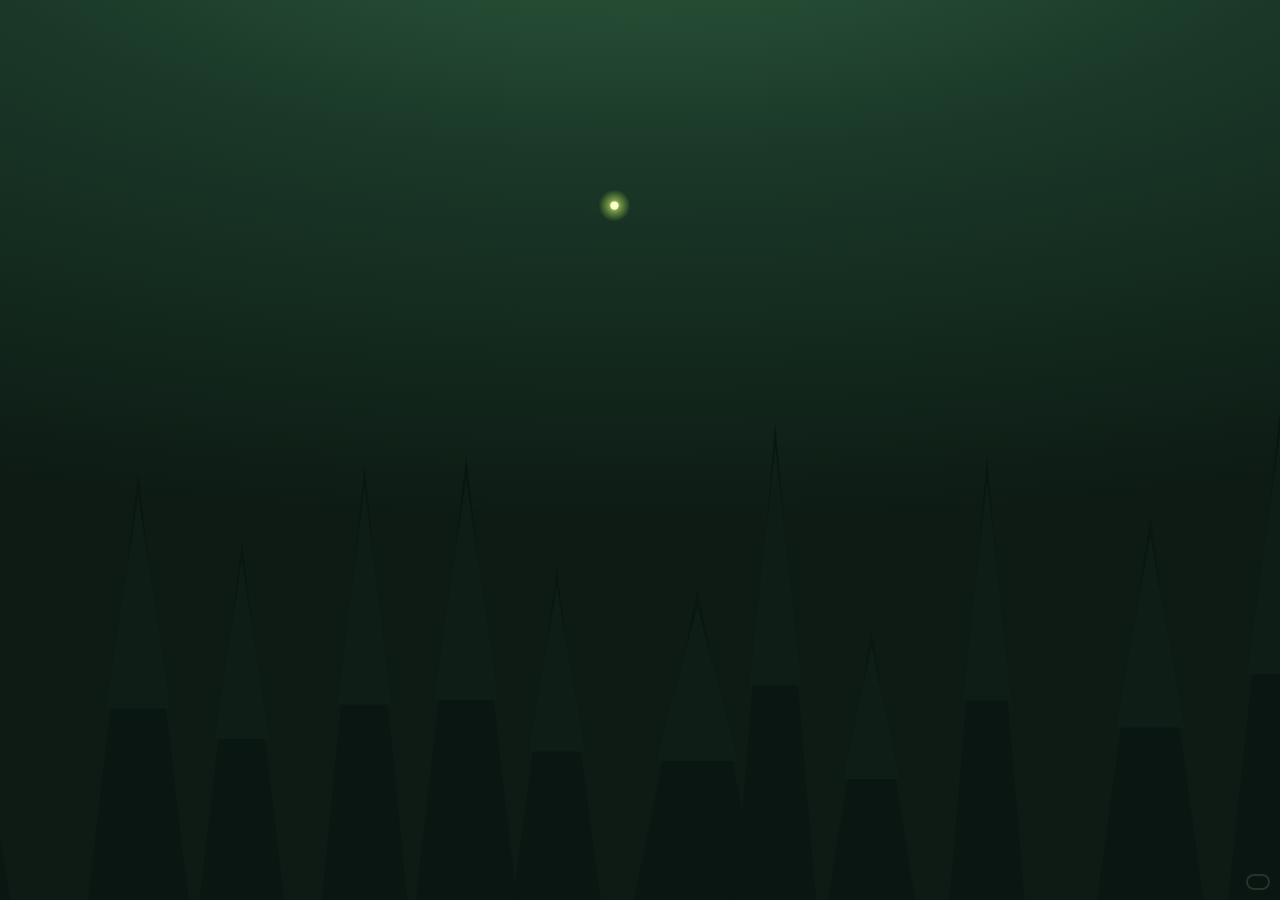
<file: web/play.html>
<!doctype html>
<html lang="en">
<head>
<meta charset="utf-8">
<meta name="viewport" content="width=device-width, initial-scale=1, viewport-fit=cover">
<meta name="theme-color" content="#14281d">
<title>Heartwood · Player</title>
<link rel="icon" href="data:image/svg+xml,%3Csvg xmlns=%22http://www.w3.org/2000/svg%22 viewBox=%220 0 32 32%22%3E%3Ccircle cx=%2216%22 cy=%2213%22 r=%2211%22 fill=%22%232f9a50%22 stroke=%22%231f5a30%22 stroke-width=%222.5%22/%3E%3Crect x=%2213%22 y=%2219%22 width=%226%22 height=%2211%22 rx=%222%22 fill=%22%238a5636%22/%3E%3C/svg%3E">
<link rel="preconnect" href="https://fonts.googleapis.com">
<link rel="preconnect" href="https://fonts.gstatic.com" crossorigin>
<!-- Loaded without blocking: with no internet at the venue the page still works in system fonts. -->
<link rel="stylesheet" href="https://fonts.googleapis.com/css2?family=Lilita+One&family=Nunito:wght@400;600;700;800;900&display=swap" media="print" onload="this.media='all'">
<style>
/* The phone page for Heartwood, in the Sleeping Forest toon style (docs/plan/toon-art/build-contract.md).
   Self-contained on purpose: style.css belongs to the Keeper's full-screen board, so nothing here depends on it.
   Toon rules: thick coloured outlines (a darker shade of the fill, never black), a light layer on top, one
   gloss, chunky buttons with a pressed lip, springy overshoot. Lilita One for titles and numbers, Nunito to read. */
:root {
  --p-ink: #3b2414; --p-ink2: #725239; --p-paper: #fdf5df; --p-paper2: #f5e4bd; --p-well: #f0ddb4; --p-well-line: #d7ba82;
  --p-wood: #8a5a2c; --p-wood-d: #5a3418; --p-cream: #fff6e0;
  --p-leaf: #5cb84a; --p-leaf-d: #2c6a20; --p-gold: #f2b32e; --p-gold-d: #8a5418; --p-berry: #e8344f; --p-water: #3aa6f0;
  --p-night: #2c2246; --p-night-d: #160f29;
  --spring: cubic-bezier(.34, 1.56, .64, 1);
  --toon: 'Lilita One', 'Nunito', system-ui, sans-serif;
  --read: 'Nunito', system-ui, -apple-system, 'Segoe UI', Roboto, sans-serif;
}
* { box-sizing: border-box; }
html { -webkit-text-size-adjust: 100%; }
body.wtp { margin: 0; min-height: 100vh; color: var(--p-cream); font: 16px/1.42 var(--read); overflow-x: clip;
  background: #0d1b14 radial-gradient(130% 70% at 50% -12%, #2e5a3c 0%, #1a3828 42%, #0d1b14 100%) no-repeat; }
.wtp svg.art { overflow: visible; display: inline-block; vertical-align: middle; flex: none; }
.wtp a { color: #1f7a48; font-weight: 800; }
.wtp small { color: inherit; font-size: .84em; }
.wtp [hidden] { display: none !important; }

/* The dusk sky behind everything: fireflies and a dark tree line. */
.sky { position: fixed; inset: 0; z-index: 0; pointer-events: none; overflow: hidden; }
.sky svg { position: absolute; inset: 0; width: 100%; height: 100%; }
.wt { position: relative; z-index: 1; max-width: 430px; margin: 0 auto; padding: 14px 14px calc(70px + env(safe-area-inset-bottom)); }

/* ---- toon panel (parchment in a wooden outline) and its sign ---- */
.tp { position: relative; color: var(--p-ink); background: linear-gradient(180deg, var(--p-paper) 0%, var(--p-paper2) 100%);
  border: 3px solid var(--kd, var(--p-wood)); border-radius: 22px; padding: 24px 16px 16px; margin: 0 0 30px;
  box-shadow: 0 6px 0 var(--kd, var(--p-wood-d)), 0 14px 24px rgba(0,0,0,.38), inset 0 2px 0 #fff, inset 0 -4px 0 rgba(138,90,44,.1); }
.tp.nosign { padding-top: 16px; }
.tp.pop { animation: pop .5s var(--spring); }
.tp.hot { border-color: #d68a12; box-shadow: 0 6px 0 #8a5418, 0 0 0 4px rgba(255,214,90,.5), 0 14px 26px rgba(0,0,0,.4), inset 0 2px 0 #fff; }
/* Your moment: a golden halo that breathes (opacity only, cheap on old phones). */
.tp.hot::after { content: ''; position: absolute; inset: -10px -10px -14px; border-radius: 30px; pointer-events: none;
  box-shadow: 0 0 0 4px rgba(255,214,90,.8), 0 0 24px 6px rgba(255,200,70,.55); animation: hot 1.9s ease-in-out infinite; }
@keyframes pop { 0% { transform: scale(.93); opacity: .4; } 100% { transform: none; opacity: 1; } }
@keyframes hot { 0%, 100% { opacity: .25; } 50% { opacity: 1; } }
.sign { position: absolute; top: -17px; left: 14px; max-width: calc(100% - 28px); white-space: nowrap; overflow: hidden; text-overflow: ellipsis;
  font: 17px/1 var(--toon); letter-spacing: .03em; color: #fff; padding: 7px 13px 6px; border-radius: 13px;
  background: linear-gradient(var(--sl, #7fcf5c), var(--sc, #4fa83a)); border: 3px solid var(--sd, #2c6a20);
  box-shadow: 0 3px 0 var(--sd, #2c6a20), inset 0 2px 0 rgba(255,255,255,.45); text-shadow: 0 2px 0 var(--sd, #2c6a20); }
.tp h2, .tp h3 { font-family: var(--toon); font-weight: 400; color: #4a2a17; letter-spacing: .01em; margin: 0 0 .35em; }
.tp h2 { font-size: 26px; line-height: 1.1; }
.tp h3 { font-size: 19px; }
.lead { font: 900 20px/1.28 var(--read); margin: 0 0 .35em; color: #3b2414; }
.small { font-size: 14.5px; color: var(--p-ink2); margin: .45em 0; }
.center { text-align: center; }
.tp p { margin: .4em 0; }

/* ---- chunky toon buttons with a pressed lip ---- */
.tb { --b1: #8fdc62; --b2: #4fa83a; --bd: #2c6a20; appearance: none; -webkit-appearance: none; display: inline-flex; align-items: center; justify-content: center; gap: 10px;
  min-height: 54px; margin: 0; padding: 10px 18px; font: 21px/1.1 var(--toon); letter-spacing: .02em; color: #fff; text-align: center;
  text-shadow: 0 2px 0 var(--bd); background: linear-gradient(var(--b1), var(--b2)); border: 3px solid var(--bd); border-radius: 18px;
  box-shadow: 0 5px 0 var(--bd), 0 9px 14px rgba(0,0,0,.25), inset 0 3px 0 rgba(255,255,255,.45); cursor: pointer;
  transition: transform .09s, box-shadow .09s; touch-action: manipulation; -webkit-tap-highlight-color: transparent; user-select: none; -webkit-user-select: none; }
.tb:active:not(:disabled), .tb.press { transform: translateY(4px); box-shadow: 0 1px 0 var(--bd), 0 3px 6px rgba(0,0,0,.22), inset 0 3px 0 rgba(255,255,255,.35); }
.tb:focus-visible { outline: 3px solid #fff; outline-offset: 3px; }
.tb.gold { --b1: #ffdc6a; --b2: #f2a62a; --bd: #8a5418; }
.tb.cream { --b1: #fffaf0; --b2: #efdcb4; --bd: #8a5a2c; color: #5a3418; text-shadow: none; }
.tb.red { --b1: #f0736a; --b2: #cc3b34; --bd: #7a1f1a; }
.tb.night { --b1: #6a5596; --b2: #4a3a72; --bd: #1f1638; }
.tb:disabled { --b1: #e2dccd; --b2: #c7bea9; --bd: #8f8572; color: #faf6ec; text-shadow: 0 2px 0 #8f8572; cursor: default; }
.tb.block { display: flex; width: 100%; margin: 10px 0 0; }
.tb.huge { min-height: 64px; font-size: 25px; border-radius: 20px; }
.tb.sm { min-height: 48px; font-size: 18px; padding: 8px 14px; border-radius: 15px; }
.tb svg.art { margin: -6px 0; }
.row2 { display: grid; grid-template-columns: 1fr 1fr; gap: 10px; margin-top: 10px; }
.row2 .tb { margin: 0; }
.linkbtn { appearance: none; display: inline; background: none; border: 0; padding: 8px 2px; margin: -8px 0; font: 800 inherit var(--read); font-size: inherit; color: #a3262a; text-decoration: underline; cursor: pointer; min-height: 0; line-height: inherit; }

/* ---- fields ---- */
.wtp label.lbl { display: block; margin: 12px 0 6px; font: 17px/1 var(--toon); color: #5a3418; letter-spacing: .02em; }
.field { display: block; width: 100%; min-height: 54px; margin: 0; font: 800 19px/1.2 var(--read); color: var(--p-ink); background: #fffdf6;
  border: 3px solid #c9a774; border-radius: 15px; padding: 10px 14px; box-shadow: inset 0 3px 0 rgba(138,90,44,.14); -webkit-appearance: none; appearance: none; }
.field::placeholder { color: #b9a07c; font-weight: 700; }
.field:focus { outline: none; border-color: var(--p-leaf-d); box-shadow: 0 0 0 4px rgba(92,184,74,.35), inset 0 3px 0 rgba(138,90,44,.14); }

/* ---- the entry screen ---- */
.hero { text-align: center; margin: 0 0 30px; }
.hero .scene { margin: 0 auto -6px; width: 210px; height: 200px; }
.hero h1 { font: 44px/1 var(--toon); margin: 0; color: #ffe6a6; letter-spacing: .01em; text-shadow: 0 3px 0 #6a3a12, 0 6px 14px rgba(0,0,0,.55); }
.hero p { margin: 8px 0 0; color: #d9e8cf; font-weight: 700; }
.hero b { font-family: var(--toon); font-weight: 400; color: #ffe6a6; letter-spacing: .06em; font-size: 19px; }
.joinrow { display: flex; align-items: flex-end; gap: 12px; }
.joinrow > div { flex: 1; min-width: 0; }
.joinmed { flex: none; width: 82px; height: 82px; margin-bottom: -4px; }
.swatches { display: grid; grid-template-columns: repeat(6, 1fr); gap: 10px; margin-bottom: 6px; }
.sw { position: relative; aspect-ratio: 1; width: 100%; min-height: 44px; margin: 0; padding: 0; border-radius: 50%; cursor: pointer; -webkit-tap-highlight-color: transparent;
  background: radial-gradient(circle at 34% 30%, rgba(255,255,255,.6) 0 13%, transparent 14%), radial-gradient(circle at 42% 38%, var(--cl) 0 52%, var(--c) 53%);
  border: 3px solid var(--cd); box-shadow: 0 4px 0 var(--cd); transition: transform .3s var(--spring); }
.sw.sel { transform: scale(1.14); box-shadow: 0 4px 0 var(--cd), 0 0 0 4px #fff, 0 0 0 7px var(--cd); }
.sw svg { position: absolute; inset: 0; margin: auto; }
.sw:disabled { opacity: .22; cursor: default; box-shadow: none; transform: scale(.82); }
.seat { display: flex; align-items: center; gap: 12px; width: 100%; margin: 8px 0 0; padding: 8px 14px 8px 8px; text-align: left; font: 19px/1.1 var(--toon); color: #4a2a17;
  background: #fffaf0; border: 3px solid #c9a774; border-radius: 18px; box-shadow: 0 4px 0 #a98654; cursor: pointer; }
.seat:active { transform: translateY(3px); box-shadow: 0 1px 0 #a98654; }
.seat small { display: block; font: 700 13px var(--read); color: var(--p-ink2); }
.pinrow { display: flex; gap: 10px; align-items: stretch; }
.pinrow .field { flex: 1; width: auto; min-width: 0; text-align: center; letter-spacing: .35em; font-family: var(--toon); font-weight: 400; font-size: 24px; }
.pinrow .tb { margin: 0; }
.foot { text-align: center; font-size: 14px; color: #b9cdb0; margin-top: 4px; }
.foot a { color: #ffe6a6; }

/* ---- header: a wooden plank with the player's medallion ---- */
.plank { position: relative; display: flex; align-items: center; gap: 8px; margin: 10px 0 32px; padding: 10px 10px 10px 104px; min-height: 84px;
  background: repeating-linear-gradient(176deg, rgba(255,255,255,0) 0 9px, rgba(90,52,24,.13) 9px 11px, rgba(255,255,255,0) 11px 23px), linear-gradient(#b67f49, #8c5833);
  border: 3px solid #4a2a17; border-radius: 22px; box-shadow: 0 5px 0 #351c0b, 0 12px 22px rgba(0,0,0,.45), inset 0 2px 0 rgba(255,222,170,.55), inset 0 -3px 0 rgba(0,0,0,.12); }
.medbtn { position: absolute; left: -6px; top: 50%; width: 112px; height: 112px; margin: -56px 0 0; padding: 0; border: 0; background: none; cursor: pointer; -webkit-tap-highlight-color: transparent; }
.medbtn:active { transform: scale(.95); }
.medbtn .cam { position: absolute; left: 50%; bottom: 0; width: 30px; height: 30px; margin-left: -15px; border-radius: 50%; display: grid; place-items: center;
  background: linear-gradient(#fffaf0, #efdcb4); border: 3px solid #8a5a2c; box-shadow: 0 3px 0 #5a3418; }
.plank .who { flex: 1; min-width: 0; }
.plank .nm { font: 25px/1.05 var(--toon); color: #fff6e0; letter-spacing: .01em; text-shadow: 0 2px 0 #4a2a17, 0 3px 6px rgba(0,0,0,.35); white-space: nowrap; overflow: hidden; text-overflow: ellipsis; }
.plank .ph { font: 800 13.5px/1.25 var(--read); color: #ffe2b0; margin-top: 3px; }
.plank .vb { flex: none; line-height: 0; }
.owlbtn { flex: none; width: 54px; height: 54px; padding: 0; margin: 0; display: grid; place-items: center; border-radius: 50%; cursor: pointer;
  background: linear-gradient(#7a64a8, #4d3c78); border: 3px solid #1f1638; box-shadow: 0 4px 0 #1f1638, inset 0 2px 0 rgba(255,255,255,.35); -webkit-tap-highlight-color: transparent; }
.owlbtn:active { transform: translateY(3px); box-shadow: 0 1px 0 #1f1638; }
.owlbtn.on { background: linear-gradient(#ffdc6a, #f2a62a); border-color: #8a5418; box-shadow: 0 4px 0 #8a5418; }

/* ---- night card: the Secret Owl ---- */
.tp.night { color: #f3eaff; background: linear-gradient(#3e3166, #2a2147); border-color: var(--p-night-d); box-shadow: 0 6px 0 var(--p-night-d), 0 14px 24px rgba(0,0,0,.45), inset 0 2px 0 rgba(255,255,255,.18); }
.tp.night .small { color: #cfc2ea; }
.owlrow { display: flex; align-items: center; gap: 12px; }
.owlrow p { font: 800 18px/1.35 var(--read); margin: 0; }
.secret { appearance: none; font: 22px/1.1 var(--toon); color: #ffe6a6; background: rgba(255,255,255,.08); border: 2px dashed rgba(255,230,166,.5); border-radius: 10px; padding: 3px 8px; margin: 0 2px; cursor: pointer; filter: blur(7px); }
.secret.shown { filter: none; border-style: solid; }

/* ---- lists, meters, chips ---- */
.plist { list-style: none; margin: 10px 0; padding: 0; }
.plist li { display: flex; align-items: center; gap: 10px; padding: 6px 4px; border-bottom: 2px dotted #e2c99a; }
.plist li:last-child { border-bottom: 0; }
.plist li.mine { background: rgba(255,214,90,.25); border-radius: 14px; }
.plist .pn { flex: 1; min-width: 0; font: 19px/1.1 var(--toon); color: #4a2a17; overflow: hidden; text-overflow: ellipsis; white-space: nowrap; }
.plist .pn em { font: 800 12px var(--read); font-style: normal; color: #fff; background: #4fa83a; border-radius: 99px; padding: 2px 7px; vertical-align: 2px; }
.plist .rbs { display: flex; gap: 2px; flex: none; }
.plist .rbs small { color: var(--p-ink2); }
.meter { position: relative; height: 20px; margin: 12px 0 4px; border-radius: 99px; background: var(--p-well); border: 3px solid #b8955e; box-shadow: inset 0 3px 0 rgba(0,0,0,.08); overflow: hidden; }
.meter i { position: absolute; left: 0; top: 0; bottom: 0; border-radius: 99px; background: linear-gradient(#8fdc62, #4fa83a); box-shadow: inset 0 3px 0 rgba(255,255,255,.4); transition: width .6s var(--spring); }
.meter b { position: absolute; top: -2px; bottom: -2px; width: 3px; background: #8a5418; border-radius: 2px; }
.chips { display: flex; flex-wrap: wrap; gap: 6px; margin: 12px 0 2px; }
.chip { display: inline-flex; align-items: center; gap: 5px; font: 800 13.5px/1 var(--read); color: #8a7258; background: var(--p-well); border: 2px solid var(--p-well-line); border-radius: 99px; padding: 6px 10px 6px 8px; }
.chip.ok { color: #22551a; background: #d5f0c2; border-color: #7cbf5e; }
.alert { display: flex; align-items: center; gap: 10px; margin: 12px 0 0; padding: 10px 12px; border-radius: 14px; background: #ffe1dc; border: 3px solid #d0574f; color: #7a1f1a; font-weight: 800; box-shadow: 0 3px 0 #a3262a; }
.alert svg { flex: none; }
.stand { display: flex; align-items: center; gap: 8px; margin-top: 10px; font-weight: 800; }

/* ---- turn and enter ---- */
.spot { display: flex; align-items: center; gap: 12px; }
.spot > div { flex: 1; min-width: 0; }
.leaves { display: inline-flex; gap: 2px; vertical-align: middle; }
.turnrow { display: flex; align-items: center; justify-content: space-between; gap: 10px; }
/* Your turn: the flat map (turned like the big screen) and the action buttons under it. */
.pmap { display: block; width: calc(100% + 20px); margin: 6px -10px 4px; height: auto; touch-action: manipulation; -webkit-tap-highlight-color: transparent;
  background: radial-gradient(closest-side, #2c5a34, #1d3d26); border-radius: 18px; box-shadow: inset 0 0 0 3px rgba(0,0,0,.18); }
.pmap text { font-family: var(--read); pointer-events: none; }
.maphint { margin: 6px 0 0 !important; min-height: 2.6em; }
.linkbtn { appearance: none; border: 0; background: none; padding: 0 2px; font: inherit; font-weight: 900; color: #1f7a48; text-decoration: underline; cursor: pointer; }
.selbar { margin: 4px 0 8px; padding: 9px 12px; border-radius: 14px; background: var(--p-well); border: 2px solid var(--p-well-line); }
.selbar > span { display: block; font-weight: 900; }
.selbar > small { display: block; color: var(--p-ink2); }
.selbar .tb { margin-top: 8px; }
.acts { display: grid; grid-template-columns: repeat(3, 1fr); gap: 8px; margin: 10px 0 2px; }
.abtn { appearance: none; display: flex; flex-direction: column; align-items: center; gap: 1px; min-height: 76px; padding: 6px 4px 5px; border-radius: 16px; cursor: pointer;
  font: 800 15px/1.1 var(--read); color: #4a2a17; background: linear-gradient(#fffaf0, #efdcb4); border: 3px solid #8a5a2c; box-shadow: 0 4px 0 #8a5a2c; }
.abtn small { font-size: 11px; font-weight: 800; color: #8a5418; min-height: 12px; }
.abtn:active:not(:disabled) { transform: translateY(3px); box-shadow: 0 1px 0 #8a5a2c; }
.abtn.sel { background: linear-gradient(#ffeaa0, #f6c445); border-color: #8a5418; box-shadow: 0 4px 0 #8a5418, 0 0 0 3px rgba(255,214,90,.6); }
.abtn.no { opacity: .42; filter: grayscale(.7); }
.abtn:disabled { opacity: .6; }
.passp { margin: 8px 0; padding: 8px 10px; border-radius: 14px; background: #e6f4ff; border: 2px solid #8fc3e8; }
.prow { display: flex; align-items: center; gap: 8px; margin: 6px 0; }
.prow > span { flex: 1; font-weight: 900; }
.pitem { appearance: none; width: 46px; height: 46px; display: grid; place-items: center; border-radius: 12px; background: #fff; border: 2px solid #8fc3e8; box-shadow: 0 3px 0 #5d9cc9; cursor: pointer; }
.pitem:disabled { opacity: .35; box-shadow: none; }
.vals { display: grid; gap: 7px; margin-top: 10px; }
.val { display: flex; align-items: center; gap: 10px; padding: 6px 10px 6px 6px; border-radius: 15px; background: #fffaf0; border: 2px solid var(--p-well-line); }
.val b { display: block; font: 18px/1.1 var(--toon); font-weight: 400; color: #4a2a17; }
.val small { display: block; color: var(--p-ink2); font-weight: 700; }

/* ---- shares ---- */
.sticker { position: absolute; top: -26px; right: 12px; line-height: 0; transform: rotate(8deg); filter: drop-shadow(0 4px 0 rgba(0,0,0,.18)); }
.sharehead { display: flex; align-items: center; gap: 10px; margin: 2px 0 10px; padding-right: 58px; }
.sharehead .lead { margin: 0; }
.prompt { position: relative; margin: 6px 0 8px; padding: 14px 16px 14px 34px; font: 900 21px/1.32 var(--read); color: #3b2414;
  background: #fffdf6; border: 3px solid var(--kc, #d7ba82); border-radius: 18px; box-shadow: 0 4px 0 var(--kd, #b8955e); }
.prompt::before { content: '\201C'; position: absolute; left: 9px; top: 2px; font: 46px/1 var(--toon); color: var(--kc, #c9a774); }
.tagline { font-style: italic; font-weight: 700; color: var(--p-ink2); margin: 2px 0 8px; }
.timer { display: inline-flex; align-items: center; gap: 6px; margin: 4px 0; padding: 4px 12px 4px 6px; border-radius: 99px; background: #fff3cf; border: 2px solid #e2b04a; font: 20px/1 var(--toon); color: #8a5418; font-variant-numeric: tabular-nums; }
.timer:has([data-timer]:empty) { display: none; }
.timer .over { color: #c8463f; }
.trust { margin-top: 14px; text-align: center; }
.acornbtn { --b1: #ffdc6a; --b2: #f2a62a; --bd: #8a5418; position: relative; display: flex; align-items: center; justify-content: center; gap: 14px; width: 100%; min-height: 86px; margin: 0;
  padding: 8px 20px; font: 30px/1 var(--toon); letter-spacing: .02em; color: #fff; text-shadow: 0 3px 0 var(--bd);
  background: radial-gradient(120% 90% at 30% 10%, rgba(255,255,255,.35), transparent 50%), linear-gradient(var(--b1), var(--b2));
  border: 4px solid var(--bd); border-radius: 26px; box-shadow: 0 7px 0 var(--bd), 0 12px 20px rgba(0,0,0,.3), inset 0 3px 0 rgba(255,255,255,.5);
  cursor: pointer; transition: transform .1s, box-shadow .1s; touch-action: manipulation; -webkit-tap-highlight-color: transparent; }
.acornbtn .nut { display: inline-block; animation: wobble 2.4s ease-in-out infinite; transform-origin: 50% 85%; line-height: 0; }
.acornbtn:active:not(:disabled) { transform: translateY(6px); box-shadow: 0 1px 0 var(--bd), 0 4px 8px rgba(0,0,0,.25), inset 0 3px 0 rgba(255,255,255,.4); }
.acornbtn:disabled { --b1: #e6e0d2; --b2: #cbc2ad; --bd: #8f8572; color: #fbf8f0; text-shadow: 0 2px 0 #8f8572; cursor: default; }
.acornbtn:disabled .nut { animation: none; filter: grayscale(1) opacity(.55); }
@keyframes wobble { 0%, 100% { transform: rotate(-8deg); } 50% { transform: rotate(8deg) translateY(-2px); } }
.acornrow { display: flex; justify-content: center; flex-wrap: wrap; gap: 1px; margin: 12px 0 2px; line-height: 0; }
.acornrow .off { filter: grayscale(1) opacity(.28); }
.why-off { margin: 8px 0 0; font-weight: 800; color: var(--p-ink2); }
.given { display: flex; align-items: center; gap: 12px; padding: 10px 14px; text-align: left; border-radius: 22px; background: linear-gradient(#fff4c4, #ffe08a); border: 4px solid #c98a20; box-shadow: 0 5px 0 #8a5418; animation: given .6s var(--spring); }
.given b { display: block; font: 24px/1.1 var(--toon); font-weight: 400; color: #7a4510; }
.given span { font-weight: 800; color: #6a4416; }
@keyframes given { 0% { transform: scale(.6) rotate(-4deg); opacity: 0; } 100% { transform: none; opacity: 1; } }
/* treasure moment: gold rays behind the treasure */
.tp.gold { background: linear-gradient(#fff7da, #ffe9a8); }
.tbox { position: relative; height: 150px; margin: -6px -8px 4px; display: grid; place-items: center; overflow: hidden; border-radius: 18px; }
.rays { position: absolute; left: 50%; top: 50%; width: 460px; height: 460px; margin: -230px 0 0 -230px; border-radius: 50%;
  background: repeating-conic-gradient(rgba(255,214,90,.55) 0 9deg, rgba(255,214,90,0) 9deg 22deg); animation: spin 22s linear infinite;
  -webkit-mask: radial-gradient(circle, #000 20%, transparent 62%); mask: radial-gradient(circle, #000 20%, transparent 62%); }
.tbox .art { position: relative; animation: rise 2.6s ease-in-out infinite; filter: drop-shadow(0 0 14px rgba(255,220,120,.9)); }
@keyframes spin { to { transform: rotate(360deg); } }
@keyframes rise { 0%, 100% { transform: translateY(4px); } 50% { transform: translateY(-6px); } }
.tname { text-align: center; }
.tp.gold .meaning { text-align: center; font: italic 800 17px/1.3 var(--read); color: #8a5418; margin: 0 0 10px; }

/* ---- pack ---- */
.pack { display: grid; grid-template-columns: repeat(3, 1fr); gap: 8px; }
.slot { display: flex; flex-direction: column; align-items: center; gap: 2px; padding: 10px 4px 8px; border-radius: 18px; background: var(--p-well); border: 3px solid var(--p-well-line); box-shadow: inset 0 4px 0 rgba(138,90,44,.12); text-align: center; min-width: 0; }
.slot .si { height: 40px; display: grid; place-items: center; }
.slot b { font: 26px/1 var(--toon); font-weight: 400; color: #4a2a17; }
.slot b small { font-size: 16px; color: #9a7c58; }
.slot b.tn { font-size: 17px; line-height: 1.5; white-space: nowrap; overflow: hidden; text-overflow: ellipsis; max-width: 100%; }
.slot span { font: 800 12px/1 var(--read); color: var(--p-ink2); text-transform: uppercase; letter-spacing: .06em; }
.slot.zero { background: #ffe1dc; border-color: #e0827a; }
.slot.zero b { color: #a3262a; }
.slot.none b { color: #a8906c; }
.where { display: flex; align-items: center; gap: 8px; margin-top: 12px; padding: 8px 10px; border-radius: 15px; background: #fffaf0; border: 2px solid var(--p-well-line); font-weight: 700; }
.where > span { flex: 1; min-width: 0; }
.where .wxc { flex: none; display: flex; flex-direction: column; align-items: center; font: 800 11px/1 var(--read); color: var(--p-ink2); gap: 2px; }

/* ---- private: peeks and the Investigator ---- */
.sec + .sec { margin-top: 16px; padding-top: 14px; border-top: 2px dotted #e2c99a; }
.sech { display: flex; align-items: center; gap: 8px; margin-bottom: 6px; }
.sech b { font: 20px/1 var(--toon); font-weight: 400; color: #4a2a17; }
.sech small { color: var(--p-ink2); font-weight: 800; }
.note { display: flex; align-items: center; gap: 10px; margin: 7px 0; padding: 8px 12px 8px 8px; border-radius: 15px; background: #fffaf0; border: 2px solid var(--p-well-line); font-weight: 700; line-height: 1.3; }
.note.new { border-color: #7cbf5e; box-shadow: 0 0 0 3px rgba(124,191,94,.3); }
.loc { white-space: nowrap; font-weight: 800; }
.loc svg { margin: -4px 2px 0 0; }
.wxn { display: block; font: 22px/1.1 var(--toon); font-weight: 400; color: #4a2a17; }
.breath { padding: 10px 12px; border-radius: 16px; background: #f3eefc; border: 2px solid #b9a6e0; }
.breath .bt { display: flex; align-items: center; gap: 8px; margin: 0 0 6px; font-weight: 800; color: #4a3570; }
.brow { display: flex; align-items: center; gap: 8px; padding: 5px 0; border-top: 2px dotted #d8cdef; font-weight: 700; }
.brow > span { flex: 1; min-width: 0; }
.brow .x2 { font: 17px/1 var(--toon); color: #7d47a6; }
.tagx { font: 800 11.5px/1 var(--read); padding: 4px 7px; border-radius: 99px; white-space: nowrap; }
.tagx.seal { background: #7d47a6; color: #fff; }
.tagx.risk { background: #ffe1dc; color: #a3262a; border: 1px solid #e0827a; }
.sectors { display: grid; grid-template-columns: repeat(3, 1fr); gap: 8px; margin-top: 8px; }
.sbtn { display: flex; flex-direction: column; align-items: center; gap: 3px; min-height: 76px; margin: 0; padding: 8px 2px 6px; font: 800 12.5px/1.1 var(--read); color: #4a2a17;
  background: linear-gradient(#fffaf0, #efdcb4); border: 3px solid #8a5a2c; border-radius: 16px; box-shadow: 0 4px 0 #5a3418; cursor: pointer; touch-action: manipulation; }
.sbtn:active:not(:disabled) { transform: translateY(3px); box-shadow: 0 1px 0 #5a3418; }
.sbtn:disabled { opacity: .45; cursor: default; }
.sbtn span { max-width: 100%; overflow: hidden; text-overflow: ellipsis; white-space: nowrap; padding: 0 2px; }

/* ---- roles ---- */
.role { display: flex; align-items: flex-start; gap: 10px; margin: 8px 0; padding: 8px 12px 10px 8px; border-radius: 16px; background: #fffaf0; border: 2px solid var(--p-well-line); }
.role b { display: block; font: 20px/1.15 var(--toon); font-weight: 400; color: #4a2a17; margin-top: 4px; }
.role span { display: block; font-weight: 700; color: #5a3d26; line-height: 1.32; }

/* ---- finale ---- */
.picks { display: grid; gap: 8px; margin-top: 10px; }
.pick { display: flex; align-items: center; gap: 10px; width: 100%; margin: 0; padding: 6px 12px 6px 6px; text-align: left; font: 20px/1.1 var(--toon); color: #4a2a17;
  background: #fffaf0; border: 3px solid #c9a774; border-radius: 18px; box-shadow: 0 4px 0 #a98654; cursor: pointer; touch-action: manipulation; -webkit-tap-highlight-color: transparent; transition: transform .25s var(--spring); }
.pick > span { flex: 1; min-width: 0; overflow: hidden; text-overflow: ellipsis; white-space: nowrap; }
.pick em { font: 800 12px var(--read); font-style: normal; color: #fff; background: #4fa83a; border-radius: 99px; padding: 3px 8px; flex: none; }
.pick.sel { background: #fff3c4; border-color: #d68a12; box-shadow: 0 4px 0 #8a5418, 0 0 0 4px rgba(255,214,90,.55); transform: scale(1.02); }
.pick:active { transform: translateY(3px); }
.resline { display: flex; align-items: center; gap: 8px; margin: 0 0 8px; padding: 6px 10px; border-radius: 12px; font-weight: 800; background: #e8f6dc; color: #2c5a1f; }
.resline.sleep { background: #ece6f4; color: #4a3570; }
.chain { display: flex; align-items: center; justify-content: center; gap: 4px; margin: 6px 0; }
.chain .ar { line-height: 0; }
.chainnames { display: grid; grid-template-columns: 1fr 1fr; text-align: center; font: 19px/1.1 var(--toon); color: #4a2a17; margin-bottom: 8px; gap: 30px; }
.scene { display: block; margin: -4px auto 0; }
.endscene { margin: -10px -8px 0; height: 210px; border-radius: 18px; display: grid; place-items: center; overflow: hidden;
  background: radial-gradient(90% 80% at 50% 30%, #2a4a40, #12241b); border: 3px solid #23382c; box-shadow: inset 0 0 30px rgba(0,0,0,.5); }
.endscene.dawn { background: radial-gradient(90% 85% at 50% 35%, #fff2c4 0%, #ffd27a 30%, #6bb36a 70%, #2c6a3a 100%); border-color: #b08a2c; }
.result { text-align: center; font-size: 30px !important; margin: 12px 0 2px !important; }
.recs { display: grid; gap: 8px; margin-top: 8px; }
.rec { display: flex; align-items: center; gap: 12px; padding: 8px 12px 8px 8px; border-radius: 16px; background: #fffaf0; border: 2px solid var(--p-well-line); font-weight: 700; line-height: 1.3; }
.rec .num { font: 30px/1 var(--toon); color: #7a4510; margin-right: 4px; }
.rec .yes { color: #2c6a20; font-weight: 900; }
.privacy { display: flex; align-items: flex-start; gap: 8px; margin: 18px 0 0; font-size: 13.5px; font-weight: 700; color: var(--p-ink2); line-height: 1.35; }
.privacy svg { flex: none; margin-top: 1px; }

/* ---- the photo sheet ---- */
body.sheet-open { overflow: hidden; }
.sheet { position: fixed; inset: 0; z-index: 50; overflow-y: auto; overscroll-behavior: contain; padding: 40px 14px calc(40px + env(safe-area-inset-bottom));
  background: rgba(5,12,8,.76); -webkit-backdrop-filter: blur(3px); backdrop-filter: blur(3px); }
.sheet .tp { max-width: 430px; margin: 0 auto; animation: pop .5s var(--spring); }
.sheetmed { width: 210px; height: 210px; margin: -4px auto 0; }
.stage { position: relative; width: min(100%, 300px); aspect-ratio: 1 / 1; margin: 4px auto 6px; border-radius: 24px; overflow: hidden; touch-action: none; cursor: grab;
  background: #16281d; border: 3px solid var(--p-wood); box-shadow: 0 4px 0 var(--p-wood-d), inset 0 0 0 2px rgba(255,255,255,.12); }
.stage:active { cursor: grabbing; }
.stage canvas { display: block; width: 100%; height: 100%; }
.stage .ring { position: absolute; inset: 0; width: 100%; height: 100%; pointer-events: none; }
.zoom { display: flex; align-items: center; gap: 10px; margin: 6px auto 4px; max-width: 300px; }
.zoom input[type=range] { flex: 1; min-width: 0; height: 16px; margin: 0; -webkit-appearance: none; appearance: none; border-radius: 99px; background: var(--p-well); border: 3px solid #b8955e; box-shadow: inset 0 2px 0 rgba(0,0,0,.08); }
.zoom input[type=range]::-webkit-slider-thumb { -webkit-appearance: none; width: 32px; height: 32px; border-radius: 50%; cursor: pointer;
  background: radial-gradient(circle at 36% 30%, #fff 0 16%, transparent 17%), linear-gradient(#8fdc62, #4fa83a); border: 3px solid #2c6a20; box-shadow: 0 3px 0 #2c6a20; }
.zoom input[type=range]::-moz-range-thumb { width: 26px; height: 26px; border-radius: 50%; cursor: pointer; background: linear-gradient(#8fdc62, #4fa83a); border: 3px solid #2c6a20; box-shadow: 0 3px 0 #2c6a20; }
.zbtn { flex: none; width: 46px; height: 46px; padding: 0 0 3px; margin: 0; display: grid; place-items: center; font: 28px/1 var(--toon); color: #5a3418;
  background: linear-gradient(#fffaf0, #efdcb4); border: 3px solid #8a5a2c; border-radius: 50%; box-shadow: 0 4px 0 #5a3418; cursor: pointer; touch-action: manipulation; }
.zbtn:active { transform: translateY(3px); box-shadow: 0 1px 0 #5a3418; }
.loading { display: grid; place-items: center; gap: 10px; height: 220px; font: 20px var(--toon); color: #5a3418; }
.loading .art { animation: wobble 1s ease-in-out infinite; }
.vh { position: fixed; left: -9999px; top: 0; width: 1px; height: 1px; opacity: 0; }

/* ---- toast and connection badge ---- */
#flash { position: fixed; left: 50%; bottom: calc(20px + env(safe-area-inset-bottom)); z-index: 70; width: max-content; max-width: min(92vw, 400px);
  transform: translate(-50%, 180%); padding: 12px 16px; border-radius: 16px; font: 800 16px/1.3 var(--read); color: var(--p-ink);
  background: var(--p-paper); border: 3px solid var(--p-leaf-d); box-shadow: 0 5px 0 var(--p-leaf-d), 0 12px 26px rgba(0,0,0,.5); pointer-events: none;
  visibility: hidden; transition: transform .4s var(--spring), visibility 0s .4s; }
#flash.err { border-color: #a3262a; box-shadow: 0 5px 0 #a3262a, 0 12px 26px rgba(0,0,0,.5); background: #fff1ee; }
#flash.show { transform: translate(-50%, 0); visibility: visible; transition: transform .4s var(--spring); }
#conn { position: fixed; right: 10px; bottom: calc(10px + env(safe-area-inset-bottom)); z-index: 8; font: 800 12px/1 var(--read); padding: 6px 10px; border-radius: 99px; background: rgba(10,22,15,.82); border: 2px solid rgba(255,255,255,.12); pointer-events: none; }
#conn.live { color: #8fdc62; opacity: .75; }
#conn.down { color: #ffd862; }
#conn.offline { color: #ff8a80; background: rgba(60,12,12,.9); }
#toast { display: none; }

@media (prefers-reduced-motion: reduce) {
  .tp.pop, .tp.hot::after, .acornbtn .nut, .given, .rays, .tbox .art, .sheet .tp, .loading .art { animation: none !important; }
  .sw, .pick, #flash, .meter i { transition: none; }
}
@media (max-width: 370px) {
  .plank { padding-left: 96px; }
  .medbtn { width: 104px; height: 104px; margin-top: -52px; }
  .plank .nm { font-size: 22px; }
  .lead { font-size: 19px; }
  .prompt { font-size: 19.5px; }
  .acornbtn { font-size: 26px; }
}
</style>
</head>
<body class="wtp">
<div class="sky" id="sky" aria-hidden="true"></div>
<main class="wt">
  <section id="entry" hidden>
    <div class="hero" id="hero"></div>
    <div class="tp" id="seatsBox" hidden></div>
    <div class="tp" id="joinBox">
      <span class="sign">Join the forest</span>
      <div id="joinOpen">
        <div class="joinrow">
          <div class="joinmed" id="joinMed"></div>
          <div><label class="lbl" for="name">Your name</label><input id="name" class="field" maxlength="20" autocomplete="off" autocapitalize="words" placeholder="First name"></div>
        </div>
        <label class="lbl">Your colour</label>
        <div class="swatches" id="swatches"></div>
        <button class="tb block huge" data-act="join">Join the forest</button>
        <p class="small" id="recNote"></p>
      </div>
      <p id="joinClosed" class="small" hidden></p>
    </div>
    <div class="tp">
      <span class="sign" style="--sl:#ffdc6a;--sc:#f2a62a;--sd:#8a5418">Rejoin with a code</span>
      <p class="small">Lost your seat (new phone, closed browser)? The Keeper can give you a 4-digit code.</p>
      <div class="pinrow"><input id="pin" class="field" inputmode="numeric" maxlength="4" placeholder="1234" aria-label="Rejoin code"><button class="tb gold" data-act="rejoin">Rejoin</button></div>
    </div>
    <p class="foot"><a href="howto.html">How to play</a> · <a href="wiki.html">Wiki</a></p>
  </section>

  <section id="game" hidden>
    <header class="plank" id="head"></header>
    <div class="tp night" id="owl" hidden></div>
    <div class="tp" id="main"></div>
    <div class="tp" id="pack" hidden></div>
    <div class="tp" id="private" hidden></div>
    <div class="tp" id="roles" hidden></div>
    <p class="foot" id="foot"></p>
  </section>
</main>

<div class="sheet" id="sheet" hidden role="dialog" aria-modal="true" aria-label="Your photo"><div class="tp" id="sheetCard"></div></div>
<input type="file" id="photoCam" class="vh" accept="image/*" capture="user" tabindex="-1" aria-hidden="true">
<input type="file" id="photoPick" class="vh" accept="image/*" tabindex="-1" aria-hidden="true">
<div id="flash" role="status" aria-live="polite"></div>

<script src="common.js"></script>
<script src="art.js"></script>
<script src="find.js"></script>
<script>
const $ = id => document.getElementById(id);
const esc = s => HW.esc(s);
const params = new URLSearchParams(location.search);

// ---------- seats on this device ----------
// One localStorage key per seat (hw-seat-CODE-PID), so tabs joining at the same
// time can't overwrite each other. The seat in use is in the URL (?p=…), so each
// tab can be a different player and a reload keeps the same one.
const store = {
  get(k) { try { return localStorage.getItem(k); } catch { return null; } },
  set(k, v) { try { localStorage.setItem(k, v); } catch {} },
  del(k) { try { localStorage.removeItem(k); } catch {} },
  keys() { try { return Object.keys(localStorage); } catch { return []; } },
};
const seatPrefix = `hw-seat-${HW.code}-`;
function loadSeats() {
  const out = {};
  for (const k of store.keys()) {
    if (k.startsWith(seatPrefix)) { try { out[k.slice(seatPrefix.length)] = JSON.parse(store.get(k)); } catch {} }
  }
  return out;
}
const putSeat = (pid, seat) => store.set(seatPrefix + pid, JSON.stringify(seat));
const dropSeat = pid => store.del(seatPrefix + pid);
// Earlier versions kept seats in one shared key.
for (const k of ['hw-seats-' + HW.code, 'hw-p-' + HW.code]) {
  let old = null;
  try { old = JSON.parse(store.get(k) || 'null'); } catch {}
  if (!old) continue;
  if (old.pid) putSeat(old.pid, { secret: old.secret, name: '' });
  else for (const [id, seat] of Object.entries(old)) if (!loadSeats()[id]) putSeat(id, seat);
  store.del(k);
}
// "Skip for now" on the photo step, remembered per seat (not under the seat prefix).
const photoSkipKey = id => `hw-photoskip-${HW.code}-${id}`;

let creds = null;
const pid = params.get('p');
const mySeat = pid && loadSeats()[pid];
if (mySeat) creds = { pid, secret: mySeat.secret };

// Local, unsent choices that survive a redraw.
const ui = { color: '', owlOpen: false, owlShown: false, guessPick: '', busy: '', photoChecked: false, screen: '',
  sel: null, mode: '', pass: false, confirmEnd: false, tscope: '' };   // sel, mode, pass: your turn's map and buttons

// ---------- lookups (own copies, so the board rewrite can't break the phone) ----------
const V = () => HW.view;
const player = id => (V()?.players || []).find(p => p.id === id);
const pname = id => player(id)?.name || '?';
const valueOf = i => V()?.values?.[i];
const treasureOf = id => (V()?.treasures || []).find(t => t.id === id);
const roleOf = type => (V()?.roles || []).find(r => r.type === type);
const has = (p, type) => (p?.types || []).includes(type);
const WX = { sun: 'Sun', rain: 'Rain', fog: 'Fog' };
const DECK_COLOR = { 3: '#f2b32e', 2: '#3f9e9a', 1: '#7a52b3' };   // Light, Story, Deep
const deckName = r => V()?.ringDecks?.[r] || ['', 'Deep', 'Story', 'Light'][r] || '';
const shortTreasure = t => (t?.name || '').replace(/^The\s+/i, '');

// Go sends empty lists as null; the shared normaliser may not know the new fields yet.
function normalise(v) {
  v.players = (v.players || []).map(p => ({ ...p, types: p.types || [], reached: p.reached || [] }));
  v.order ||= []; v.values ||= []; v.roles ||= []; v.treasures ||= []; v.hexes ||= []; v.colors ||= []; v.tiles ||= []; v.weather ||= [];
  v.stages ||= ['', 'Seeded', 'Sprout', 'Sapling', 'Big Tree'];
  v.ringDecks ||= ['', 'Deep', 'Story', 'Light'];
  v.goals ||= {}; v.goals.treasures ||= [];
  if (v.me) { v.me.peeks ||= []; v.me.breath ||= []; }
  v.recognition ||= [];
  return v;
}

// ---------- art (web/art.js draws everything; this page only frames it) ----------
ART.install();
// Every picture is a string; the same picture gives the same string, so HW.patch
// can skip redraws that change nothing (and animations don't restart).
const memo = new Map();
const keep = (k, f) => { let s = memo.get(k); if (s === undefined) { if (memo.size > 800) memo.clear(); s = f(); memo.set(k, s); } return s; };
const pic = (inner, vb, w, h) => `<svg class="art" viewBox="${vb}" width="${w}" height="${h ?? w}" aria-hidden="true" focusable="false">${inner}</svg>`;
const A = {
  icon: (n, w = 32) => keep(`i${n}${w}`, () => pic(ART.icon(n), '-24 -24 48 48', w)),
  role: (t, w = 44) => keep(`r${t}${w}`, () => pic(ART.roleBadge(t), '-25 -25 50 50', w)),
  value: (i, w = 36) => keep(`v${i}${w}`, () => pic(ART.valueBadge(i), '-25 -25 50 50', w)),
  wx: (k, w = 32) => keep(`w${k}${w}`, () => WX[k] ? pic(ART.weatherBadge(k), '-25 -25 50 50', w) : ''),
  fruit: (w = 26) => keep(`f${w}`, () => pic(ART.fruit(), '-13 -13 26 26', w)),
  drop: (w = 26) => keep(`d${w}`, () => pic(ART.drop(), '-13 -13 26 26', w)),
  acorn: (w = 26) => keep(`a${w}`, () => pic(ART.acorn(), '-13 -13 26 26', w)),
  treasure: (id, w = 40) => keep(`t${id}${w}`, () => pic(ART.treasure(id), '-20 -21 40 42', w, w * 42 / 40)),
};
const photoURL = p => p && p.photo > 0 ? `/api/games/${encodeURIComponent(HW.code)}/photo/${encodeURIComponent(p.id)}?v=${p.photo}` : '';
// A player's medallion. `slot` names where it sits on the page: art.js gives each
// photo clip a fresh id, so it is renamed per slot to keep the string stable.
function medal(p, slot, w, o = {}) {
  if (!p) return '';
  const opts = { photo: o.photo ?? photoURL(p), name: p.name, color: p.color, water: o.water ?? p.water ?? 0,
    fruit: o.items ? p.fruit || 0 : 0, treasure: o.items ? p.treasure || '' : '', state: o.state || '', stump: false };
  const id = 'pm-' + String(slot).replace(/[^\w-]/g, '');
  return keep(`m${id}|${w}|${JSON.stringify(opts)}`, () => pic(ART.medallion(opts).replace(/art-ph\d+/g, id), '-35 -36 70 70', w));
}
// Small drawings art.js doesn't have, in the same toon style.
const toon = (c, k = .5) => ART.tone(c, k, .16, .16);
const CAMERA = (w = 24) => keep('cam' + w, () => pic(`<path d="M-12,-4 q0-4 4-4 h3 l2.5-3.6 h7 l2.5 3.6 h3 q4 0 4 4 v11 q0 4-4 4 h-18 q-4 0-4-4Z" fill="#3e4c5a" stroke="#2a3540" stroke-width="3" stroke-linejoin="round"/>
  <path d="M-12,-4 q0-4 4-4 h3 l2.5-3.6 h7 l2.5 3.6 h3 q4 0 4 4 v11 q0 4-4 4 h-18 q-4 0-4-4Z" fill="#5f7486"/><path d="M-10,-3 q0-3 3-3 h17 q3 0 3 3 v3 h-23Z" fill="#7d93a6"/>
  <circle cx="0" cy="2.5" r="6.2" fill="#2a3540"/><circle cx="0" cy="2.5" r="4.6" fill="#7fd0ff"/><circle cx="-1.6" cy="0.8" r="1.6" fill="#fff"/><circle cx="9" cy="-4" r="1.4" fill="#ffd862"/>`, '-15 -15 30 30', w));
const CHECK = (w = 16, c = '#2c6a20') => keep('ck' + w + c, () => pic(`<path d="M-7,0 L-2.4,5 L7,-6" fill="none" stroke="${c}" stroke-width="5.4" stroke-linecap="round" stroke-linejoin="round"/><path d="M-7,0 L-2.4,5 L7,-6" fill="none" stroke="#fff" stroke-width="2.4" stroke-linecap="round" stroke-linejoin="round"/>`, '-10 -10 20 20', w));
const LOCK = (w = 18) => keep('lk' + w, () => pic(`<path d="M-5,-2 v-4 a5,5 0 0 1 10,0 v4" fill="none" stroke="#7a5a3a" stroke-width="2.6"/><rect x="-8" y="-2.5" width="16" height="12" rx="3" fill="#e2a93b" stroke="#8a5418" stroke-width="2"/><circle cx="0" cy="3" r="1.8" fill="#8a5418"/><rect x="-5.6" y="-.6" width="5" height="2" rx="1" fill="#fff" opacity=".6"/>`, '-10 -10 20 20', w));
function LEAF(on, w = 30) {
  return keep(`lf${on}${w}`, () => {
    const t = toon(on ? '#5cb84a' : '#b3a98f'), d = 'M-13,0 C-8,-9.5 8,-9.5 13,0 C8,9.5 -8,9.5 -13,0Z';
    return pic(`<g transform="rotate(-32)"><path d="${d}" fill="${t.o}" stroke="${t.o}" stroke-width="4.4" stroke-linejoin="round"/><path d="${d}" fill="${t.d}"/>
      <path d="M-13,0 C-8,-9.5 8,-9.5 13,0 C7,-2.4 -7,-2.4 -13,0Z" fill="${t.l}"/><path d="M-10,0 L10,0" stroke="${t.o}" stroke-width="1.2" opacity=".55" stroke-linecap="round"/>
      ${on ? '<ellipse cx="-4" cy="-4.6" rx="3.4" ry="1.3" fill="#fff" opacity=".75"/>' : ''}<path d="M13,0 l4,0" stroke="${t.o}" stroke-width="2.4" stroke-linecap="round"/></g>`, '-18 -18 36 36', w);
  });
}
// A ring card: two stacked cards in the deck's colour with the ring number.
function DECK(ring, w = 64) {
  return keep(`dk${ring}${w}`, () => {
    const c = DECK_COLOR[ring] || '#8a5a2c', t = toon(c);
    return pic(`<g transform="rotate(-12)"><rect x="-13" y="-17" width="26" height="34" rx="5" fill="${t.o}"/><rect x="-11" y="-15" width="22" height="30" rx="4" fill="${t.d}"/></g>
      <g transform="rotate(7)"><rect x="-14.5" y="-18.5" width="29" height="37" rx="5.5" fill="${t.o}"/><rect x="-12.5" y="-16.5" width="25" height="33" rx="4" fill="#fff6e0"/>
      <rect x="-10" y="-14" width="20" height="28" rx="3" fill="none" stroke="${t.d}" stroke-width="1.8"/><path d="M-9,-11 l4,0 M-9,-8 l2,0" stroke="${t.l}" stroke-width="1.6" stroke-linecap="round"/>
      <text y="7.5" text-anchor="middle" font-family="Lilita One, Nunito, sans-serif" font-size="21" fill="${t.d}" stroke="${t.o}" stroke-width="1" paint-order="stroke">${ring}</text></g>`, '-22 -22 44 44', w);
  });
}
// A gold disc with a question mark: "a treasure", when it is not known which.
const MYSTERY = (w = 30) => keep('my' + w, () => { const t = toon('#f2b32e'); return pic(`<circle r="11" fill="${t.o}"/><circle r="9.4" fill="${t.d}"/><circle cx="-1" cy="-1.2" r="7.6" fill="${t.l}"/>
  <text y="5" text-anchor="middle" font-family="Lilita One, Nunito, sans-serif" font-size="15" fill="#fff" stroke="${t.o}" stroke-width="2" paint-order="stroke">?</text><ellipse cx="-4.4" cy="-5" rx="2.4" ry="1.1" fill="#fff" opacity=".8" transform="rotate(-35 -4.4 -5)"/>`, '-13 -13 26 26', w); });
const EMPTY = (w = 30) => keep('em' + w, () => pic('<circle r="10.5" fill="#e6cf9f" stroke="#b8955e" stroke-width="2.2" stroke-dasharray="4 3"/><circle r="4" fill="#d7ba82"/>', '-13 -13 26 26', w));
const ARROW = (w = 44) => keep('ar' + w, () => { const t = toon('#f2b32e'); const d = 'M-14,-5 L3,-5 L3,-12 L15,0 L3,12 L3,5 L-14,5Z'; return pic(`<path d="${d}" fill="${t.o}" stroke="${t.o}" stroke-width="4" stroke-linejoin="round"/><path d="${d}" fill="${t.d}"/><path d="M-12,-3.2 L4.6,-3.2 L4.6,-8 L12,-.6 L-12,-.6Z" fill="${t.l}"/>`, '-18 -18 36 36', w); });
// The World Tree on its hex: asleep, or awake when the forest wakes.
function treeScene(o, h) {
  return keep(`ts${h}|${JSON.stringify(o)}`, () => pic(ART.tile({ world: true }) + ART.worldTree(o) + (o.awake ? '' : ART.fireflies(5, { w: 150, h: 120, x: -75, y: -175, seed: 4 })), '-80 -196 160 232', Math.round(h * 160 / 232), h));
}
const placedFruit = v => v.players.reduce((n, p) => n + (p.placed || 0), 0);
// Sign colours on a panel: a light top, the colour, a darker outline.
const signStyle = c => c ? ` style="--sl:${ART.light(c, .25)};--sc:${c};--sd:${ART.dark(c, .45)}"` : '';
const sign = (text, c) => `<span class="sign"${signStyle(c)}>${text}</span>`;
// Where a hex is: "[E] Excellence · Ring 3", or the World Tree.
function loc(i, w = 22) {
  const h = V()?.hexes?.[i];
  if (!h) return '?';
  if (h.ring === 0) return '<span class="loc">the World Tree</span>';
  return `<span class="loc">${A.value(h.sector, w)}${esc(valueOf(h.sector)?.name || '')} · Ring ${h.ring}</span>`;
}

// The sky: a few fireflies and a dark tree line, behind everything.
(function sky() {
  let trees = '';
  const R = ART.rng(7);
  for (let x = -20; x < 420; x += 26 + R() * 22) {
    const hgt = 70 + R() * 90, w = 22 + R() * 18;
    trees += `<path d="M${x},800 L${x + w / 2},${800 - hgt} L${x + w},800Z" fill="#0b1711"/><path d="M${x + w * .18},${800 - hgt * .45} L${x + w / 2},${800 - hgt * .95} L${x + w * .82},${800 - hgt * .45}Z" fill="#0f2017"/>`;
  }
  $('sky').innerHTML = `<svg viewBox="0 0 400 800" preserveAspectRatio="xMidYMax slice">${ART.fireflies(9, { w: 400, h: 620, x: 0, y: 60, seed: 11 })}<g opacity=".9">${trees}</g></svg>`;
})();

function setURL() { history.replaceState(null, '', `${location.pathname}?${params}`); }

function takeSeat(r) {
  putSeat(r.pid, { secret: r.secret, name: r.name });
  creds = { pid: r.pid, secret: r.secret };
  params.set('p', r.pid); setURL();
  ui.photoChecked = false;
  HW.view = null;
  HW.reconnect(creds);
}

// ---------- feedback ----------
let flashT = null;
function flash(msg, bad) {
  const f = $('flash');
  f.textContent = msg; f.className = bad ? 'err show' : 'show';
  clearTimeout(flashT); flashT = setTimeout(() => f.classList.remove('show'), bad ? 4600 : 2600);
}
// Server errors are plain sentences; make them read like one, and say so when the network is the problem.
function friendly(m) {
  if (!m || /failed to fetch|load failed|networkerror|network request failed/i.test(m)) return 'No connection. Check the Wi-Fi and try again.';
  m = String(m).trim();
  m = m.charAt(0).toUpperCase() + m.slice(1);
  return /[.!?]$/.test(m) ? m : m + '.';
}

async function post(url, body) {
  const r = await fetch(url, { method: 'POST', headers: { 'Content-Type': 'application/json' }, body: JSON.stringify(body || {}) });
  const j = await r.json().catch(() => ({}));
  if (!r.ok) throw new Error(j.error || `Something went wrong (${r.status}). Try again.`);
  return j;
}

// Sends a phone action with this seat; shows the result either way.
async function send(type, extra, okMsg) {
  if (ui.busy || !creds) return false;
  ui.busy = type; draw();
  try {
    const r = await post(`/api/games/${HW.code}/action`, { ...creds, type, ...extra });
    if (r.view) HW.apply(r.view);
    if (okMsg) flash(okMsg);
    return true;
  } catch (e) {
    flash(friendly(e.message), true);
    return false;
  } finally { ui.busy = ''; draw(); }
}

// ---------- render ----------
function draw() { if (V()) render(V()); }

function render(v) {
  normalise(v);
  window.HWFind?.view(v);   // a sealed find covers every screen (find.js)
  if (creds && !v.me) {
    // Our seat is gone (removed in the lobby) or this view isn't ours yet.
    if (v.players.every(p => p.id !== creds.pid)) {
      dropSeat(creds.pid); creds = null;
      params.delete('p'); setURL();
      closePhoto();
      HW.reconnect({});
    }
    return renderEntry(v);
  }
  if (!v.me) return renderEntry(v);
  $('entry').hidden = true; $('game').hidden = false;
  renderGame(v);
  photoViewChanged(v);
}

// ---------- join / continue / rejoin ----------
function renderEntry(v) {
  $('entry').hidden = false; $('game').hidden = true;
  HW.patch($('hero'), `<div class="scene">${treeScene({ awake: false, treasures: [], fruit: 0 }, 200)}</div>
    <h1>Heartwood</h1><p>Game <b>${esc(v.code || HW.code)}</b> · The forest is asleep. Wake it together.</p>`);
  const mine = Object.entries(loadSeats()).filter(([id]) => v.players.some(p => p.id === id));
  $('seatsBox').hidden = !mine.length;
  HW.patch($('seatsBox'), `${sign('Continue on this device')}` + mine.map(([id]) => { const p = player(id);
    return `<button class="seat" data-act="seat" data-pid="${esc(id)}">${medal(p, 'seat' + id, 52)}<span>Continue as ${esc(p.name)}<small>Your seat on this phone</small></span></button>`; }).join(''));
  const open = v.phase === 'lobby' && v.players.length < (v.maxPlayers || 12);
  $('joinOpen').hidden = !open; $('joinClosed').hidden = open;
  $('joinClosed').textContent = v.phase === 'lobby'
    ? `This game is full (${v.maxPlayers || 12} players). If you were playing, continue above or ask the Keeper for a rejoin code.`
    : 'This game has already started. If you were playing, continue above or ask the Keeper for a rejoin code.';
  if (!open) return;
  // story recording (recorder.js on the Keeper screen): say so before anyone joins
  $('recNote').textContent = v.recording === false ? 'Stories are not recorded in this game.'
    : "Stories are recorded on the Keeper's laptop and turned into text for the team. The Keeper can switch it off or drop a clip.";
  const taken = new Set(v.players.map(p => p.color));
  if (taken.has(ui.color)) ui.color = '';
  HW.patch($('swatches'), v.colors.map(c => {
    const sel = ui.color === c, off = taken.has(c);
    return `<button class="sw ${sel ? 'sel' : ''}" style="--c:${esc(c)};--cl:${ART.light(c, .14)};--cd:${ART.dark(c, .45)}" data-act="color" data-c="${esc(c)}" ${off ? 'disabled' : ''}
      aria-pressed="${sel}" aria-label="colour ${esc(c)}${off ? ' (taken)' : ''}">${sel ? CHECK(22, ART.dark(c, .45)) : ''}</button>`; }).join(''));
  joinPreview();
}
// The medallion you'll have, as you type your name and pick a colour.
function joinPreview() {
  const name = ($('name').value || '').trim() || '?';
  HW.patch($('joinMed'), medal({ id: 'preview', name, color: ui.color || '#8d8f8a', water: 4, photo: 0 }, 'join', 82, { photo: '' }));
}

// ---------- game ----------
// The phone shows what is yours (pack, roles, private looks, your Secret Owl), your turn's map and actions
// (everyone plays the round at once), and the private actions: trust, Investigator look, guess. When someone
// shares, it shows only the share and the trust acorn: phones down, eyes up.
function renderGame(v) {
  const me = player(v.me.id), mv = v.me;
  if (!me) return;
  const inPlay = v.phase === 'enter' || v.phase === 'turn';
  const myTurn = HW.playing(v, me) || (v.phase === 'enter' && v.current === me.id);
  const state = myTurn && !v.share ? 'turn' : inPlay && me.pos >= 0 && me.water === 0 ? 'dry' : '';
  const owlKnown = !!(mv.target || mv.targetName);
  const phaseName = { lobby: 'Gathering in the lobby', brief: 'The briefing', enter: 'Entering the forest', turn: `Round ${v.round || 1}${v.tide ? ` · after ${v.tide} Tide${v.tide > 1 ? 's' : ''}` : ''}`,
    guess: 'Who was your Secret Owl?', chain: 'The tribute chain', end: v.result === 'won' ? 'The forest wakes!' : v.result === 'ended' ? 'Game closed by the Keeper' : 'The forest sleeps' }[v.phase] || v.phase;
  HW.patch($('head'), `<button class="medbtn" data-act="photo" aria-label="Your photo (tap to change)">${medal(me, 'head', 112, { items: true, state })}<span class="cam">${CAMERA(19)}</span></button>
    <div class="who"><div class="nm">${esc(me.name)}</div><div class="ph">${esc(phaseName)}</div></div>
    ${me.value >= 0 ? `<span class="vb" title="You stand for ${esc(valueOf(me.value)?.name || '')}">${A.value(me.value, 42)}</span>` : ''}
    ${owlKnown ? `<button class="owlbtn ${ui.owlOpen ? 'on' : ''}" data-act="owl" aria-label="Your Secret Owl" aria-expanded="${ui.owlOpen}">${A.icon('owl', 40)}</button>` : ''}`);

  // Secret Owl: tucked behind the owl button; the name stays blurred until tapped.
  $('owl').hidden = !(owlKnown && ui.owlOpen);
  if (owlKnown) HW.patch($('owl'), `${sign('Your Secret Owl', '#7a5aa8')}
    <div class="owlrow">${A.icon('owl', 64)}<p>You are the Secret Owl of <button class="secret ${ui.owlShown ? 'shown' : ''}" data-act="owlname" aria-label="${ui.owlShown ? '' : 'Tap to show the name'}">${esc(mv.targetName || pname(mv.target))}</button>${ui.owlShown ? '' : ' <small>(tap to show)</small>'}</p></div>
    <p class="small">Watch them quietly all game: something they love, something that shaped them, something they hope for. Don't let them catch you.</p>
    <button class="tb night block sm" data-act="owl">Hide</button>`);

  const main = $('main');
  const m = mainPanel(v, me, mv);
  main.className = 'tp' + (m.cls ? ' ' + m.cls : '');
  main.style.cssText = m.color ? `--kc:${m.color};--kd:${ART.dark(m.color, .42)}` : '';
  HW.patch(main, m.html);
  // A new moment (phase, share, whose turn) pops in; small updates don't.
  const screen = [v.phase, v.share?.idx, v.phase === 'turn' ? v.round + '|' + !!HW.turnOf(v, me)?.done : v.current, v.tribute?.idx, HW.slideId(v)].join('|');
  if (screen !== ui.screen) {
    const first = !ui.screen;
    ui.screen = screen; main.classList.remove('pop'); void main.offsetWidth; main.classList.add('pop');
    // A new moment (a share, your turn) comes into view if you'd scrolled down to your roles.
    if (!first && $('sheet').hidden && main.getBoundingClientRect().top < 0) window.scrollTo({ top: 0, behavior: matchMedia('(prefers-reduced-motion: reduce)').matches ? 'auto' : 'smooth' });
  }

  $('pack').hidden = !inPlay || me.pos == null || me.pos < 0;
  if (!$('pack').hidden) HW.patch($('pack'), packPanel(v, me));

  const priv = inPlay ? privatePanel(v, me, mv) : '';
  $('private').hidden = !priv;
  if (priv) HW.patch($('private'), priv);

  const showRoles = v.phase === 'lobby' || inPlay;
  $('roles').hidden = !showRoles;
  if (showRoles) HW.patch($('roles'), rolesPanel(v, me));
  HW.patch($('foot'), `Game ${esc(v.code)} · <a href="howto.html" target="_blank">How to play</a> · <a href="wiki.html" target="_blank">Wiki</a>`);

  // The photo step, once after joining (and on a reload in the lobby, until skipped).
  if (!ui.photoChecked) {
    ui.photoChecked = true;
    if (v.phase === 'lobby' && !(me.photo > 0) && !store.get(photoSkipKey(me.id)) && $('sheet').hidden) openPhoto(true);
  }
}

function mainPanel(v, me, mv) {
  if (v.share && (v.phase === 'enter' || v.phase === 'turn')) return sharePanel(v, me);
  switch (v.phase) {
    case 'lobby': return { html: lobbyPanel(v, me) };
    case 'brief': return briefPanel(v, me, mv);
    case 'enter': return enterPanel(v, me);
    case 'turn': return turnPanel(v, me);
    case 'guess': return guessPanel(v, me, mv);
    case 'chain': return chainPanel(v, me);
    case 'end': return endPanel(v, me, mv);
  }
  return { html: `<p class="lead">Waiting for the Keeper…</p>`, cls: 'nosign' };
}

function lobbyPanel(v, me) {
  const n = v.players.length, min = v.minPlayers || 6, max = v.maxPlayers || 12;
  const need = Math.max(0, min - n);
  return `${sign('The lobby')}
    <p class="lead">You're in! Waiting for the Keeper to start…</p>
    <div class="meter" role="img" aria-label="${n} of ${max} players"><i style="width:${Math.min(100, n / max * 100)}%"></i><b style="left:${min / max * 100}%"></b></div>
    <p class="small">${n} here · ${min} to ${max} players${need ? ` · <b>${need} more to start</b>` : ' · enough to start'}</p>
    <ul class="plist">${v.players.map(p => `<li class="${p.id === me.id ? 'mine' : ''}">${medal(p, 'lob' + p.id, 50)}<span class="pn">${esc(p.name)}${p.id === me.id ? ' <em>you</em>' : ''}</span>
      <span class="rbs">${p.types.length ? p.types.map(t => A.role(t, 30)).join('') : '<small>no type yet</small>'}</span></li>`).join('')}</ul>
    ${me.photo > 0 ? '' : `<button class="tb cream block sm" data-act="photo">${CAMERA(26)} Add your photo</button>`}
    <p class="small">The Keeper gives each player 1 to 3 Enneagram types. While you wait, read <a href="howto.html" target="_blank">how to play</a>.</p>`;
}

// The Keeper's briefing on the big screen: phones down, except for your powers and your Secret Owl.
function briefPanel(v, me, mv) {
  const id = HW.slideId(v), label = (HW.SLIDES[v.slide || 0] || [])[1] || '';
  if (id === 'powers') return { html: `${sign('Your powers', '#3f9e9a')}
    <p class="lead">The big screen shows all nine. These are yours:</p>
    ${me.types.map(t => { const r = roleOf(t); return `<div class="role">${A.role(t, 52)}<div><b>${t} · ${esc(r?.name || '')}</b><span>${esc(r?.text || '')}</span></div></div>`; }).join('')}
    <p class="small">Always on: they work by themselves when you play on your phone.</p>` };
  if (id === 'owl' && (mv.target || mv.targetName)) return { cls: 'night', html: `${sign('Your Secret Owl', '#7a5aa8')}
    <div class="owlrow">${A.icon('owl', 64)}<p>You are the Secret Owl of <button class="secret ${ui.owlShown ? 'shown' : ''}" data-act="owlname" aria-label="${ui.owlShown ? '' : 'Tap to show the name'}">${esc(mv.targetName || pname(mv.target))}</button>${ui.owlShown ? '' : ' <small>(tap to show)</small>'}</p></div>
    <p class="small">Keep it to yourself. Watch them quietly all game: something they love, something that shaped them, something they hope for. The owl button at the top keeps it for later.</p>` };
  return { html: `${sign('The briefing')}
    <div class="spot">${A.icon('phoneOff', 72)}<div><p class="lead">Eyes on the big screen.</p>
    <p class="small">The Keeper is briefing the team${label ? `: <b>${esc(label)}</b>` : ''}. Phones down: this screen tells you when to look.</p></div></div>` };
}

function enterPanel(v, me) {
  if (v.current === me.id) return { cls: 'hot', html: `${sign('Your turn to enter', '#f2a62a')}
    <p class="lead">Choose your value and tell everyone why.</p>
    <p class="small">Say it aloud: the Keeper taps your value and your starting hex on the outer ring.</p>
    <div class="vals">${v.values.map((x, i) => `<div class="val">${A.value(i, 42)}<div><b>${esc(x.name)}</b><small>${esc(x.tagline || '')}</small></div></div>`).join('')}</div>` };
  const cur = player(v.current);
  const mine = me.value >= 0 ? `<div class="stand">${A.value(me.value, 34)}<span>You stand for <b>${esc(valueOf(me.value)?.name || '')}</b>.</span></div>` : '';
  return { html: `${sign('Entering the forest')}
    <div class="spot">${medal(cur, 'cur', 88, { state: 'turn' })}<div><p class="lead">${esc(cur?.name || '?')} is entering.</p><p class="small">Phones down: listen to why they chose their value.</p></div></div>${mine}` };
}

const leaves = (left, per) => `<span class="leaves" role="img" aria-label="${left} of ${per} actions left">${Array.from({ length: per }, (_, i) => LEAF(i < left, 32)).join('')}</span>`;

// ---------- your turn: everyone plays the round at once, on their own phone ----------
// The map is flat and plain, turned to the side the Keeper turned the big screen to (view.rot). Tap a glowing hex
// to move there; the buttons under it act on your own hex. The Keeper can still tap for anyone on the big screen.
const R = HW.rules;
const SQ3 = Math.sqrt(3);
const turnQR = (q, r, k) => { for (let n = 0; n < k; n++) [q, r] = [-r, q + r]; return [q, r]; };
const hexXY = (h, k) => { const [q, r] = turnQR(h.q, h.r, k); return [SQ3 * (q + r / 2), 1.5 * r]; };
const CORNER = [0, 1, 2, 3, 4, 5].map(k => { const a = Math.PI / 180 * (60 * k - 30); return [Math.cos(a), Math.sin(a)]; });
const hexPath = (x, y, s = .97) => 'M' + CORNER.map(([a, b]) => `${(x + a * s).toFixed(3)},${(y + b * s).toFixed(3)}`).join('L') + 'Z';
const at = (x, y, k, inner) => `<g transform="translate(${x.toFixed(3)},${y.toFixed(3)}) scale(${k})">${inner}</g>`;
const PLANT = (st, sec) => keep(`pl${st}|${sec}`, () => ART.plant(st, sec, { seed: 3 }));
const MOSS = '#3f8f35', DIRT = '#c4925c';
const ACTS = ['explore', 'sow', 'water', 'tend', 'clear', 'harvest', 'take', 'drink', 'pass'];
const ACT_NAME = { explore: 'Explore', sow: 'Sow', water: 'Water', tend: 'Tend', clear: 'Clear', harvest: 'Harvest', take: 'Take', drink: 'Drink', pass: 'Pass' };
const DONE = { explore: 'You explore.', sow: 'You sow a seed.', water: 'You water it.', tend: 'You tend it.', clear: 'You clear dead leaves.', harvest: 'You harvest a fruit.', take: 'You take the treasure.', drink: 'You drink.' };

// What is on a hex, in words.
function hexWhat(v, i) {
  const t = v.tiles[i] || {};
  if (!i) return 'the World Tree';
  const tr = t.treasure ? treasureOf(t.treasure) : null;
  const what = !t.up ? (t.hint === 'something' ? 'face down · something lies here' : t.hint === 'nothing' ? 'face down · nothing there' : 'face down')
    : t.stage ? (v.stages[t.stage] || '') + (t.stage === 4 && t.harvested ? ' (picked)' : '') : t.kind === 'spring' ? 'a spring' : tr ? esc(tr.name) : 'empty';
  return what + (t.leaves >= 2 ? ' · sealed by leaves' : t.leaves ? ' · dead leaves' : '');
}

function mapSVG(v, me, o) {
  const k = v.rot || 0, xy = v.hexes.map(h => hexXY(h, k));
  let tiles = '', marks = '', rims = '', ppl = '', hits = '', edge = '';
  for (let i = 0; i < v.hexes.length; i++) {
    const h = v.hexes[i], [x, y] = xy[i], t = v.tiles[i] || {}, d = hexPath(x, y);
    if (!i) {
      tiles += `<path d="${d}" fill="#e7c35c" stroke="#8a5418" stroke-width=".08"/>`;
      marks += at(x, y + .42, .0062, keep('wt' + (v.result === 'won'), () => ART.worldTree({ awake: v.result === 'won' })));
    } else {
      const col = v.values[h.sector]?.color || '#888';
      // moss (face down) or dirt (explored), edged in the colour of its value
      tiles += `<path d="${d}" fill="${t.up ? DIRT : MOSS}"/><path d="${d}" fill="${col}" opacity=".14"/>`
        + `<path d="${hexPath(x, y, .85)}" fill="none" stroke="${col}" stroke-width=".15"/>`;
      if (t.up && t.stage) marks += at(x, y + .38, .0105, PLANT(t.stage, h.sector));
      else if (t.up && t.kind === 'spring') marks += at(x, y - .05, .036, ART.drop());
      else if (t.up && t.treasure) marks += at(x, y - .05, .028, ART.treasure(t.treasure));
      else if (!t.up && t.hint === 'something') marks += `<text x="${x.toFixed(2)}" y="${(y + .22).toFixed(2)}" font-size=".7" text-anchor="middle" fill="#ffe680" stroke="#6b4a10" stroke-width=".06" paint-order="stroke">✦</text>`;
      if (t.leaves >= 2) marks += `<path d="${d}" fill="#3b2a1a" opacity=".55"/>` + at(x - .25, y - .1, .045, ART.deadLeaf({ seed: i })) + at(x + .22, y + .12, .045, ART.deadLeaf({ seed: i + 3 }));
      else if (t.leaves) marks += at(x + .3, y - .32, .04, ART.deadLeaf({ seed: i }));
    }
    const mine = me.pos === i, sel = o.sel === i, one = o.one.has(i), two = o.two.has(i), tgt = o.targets.has(i);
    if (one || two || tgt) rims += `<path d="${hexPath(x, y, .9)}" fill="${tgt ? 'rgba(127,227,255,.22)' : 'rgba(255,240,150,.2)'}" stroke="${tgt ? '#7fe3ff' : '#fff090'}" stroke-width=".13"${two ? ' stroke-dasharray=".25 .16"' : ''}/>`;
    if (mine) rims += `<path d="${hexPath(x, y, .93)}" fill="none" stroke="#ffb020" stroke-width=".16"/>`;
    if (sel) rims += `<path d="${hexPath(x, y, .86)}" fill="rgba(255,255,255,.3)" stroke="#fff" stroke-width=".18"/>`;
    hits += `<path d="${d}" fill="transparent" data-act="hex" data-i="${i}"/>`;
  }
  // players: a coloured counter with their initial, you with a gold ring
  const by = {};
  for (const p of v.players) if (p.pos >= 0) (by[p.pos] ||= []).push(p);
  for (const [pos, ps] of Object.entries(by)) {
    const [x, y] = xy[pos], n = ps.length, r = n > 3 ? .25 : n > 1 ? .32 : .38;
    ps.sort((a, b) => (a.id === me.id) - (b.id === me.id)).forEach((p, j) => {
      const row = n > 3 ? j % 2 : 0, col = n > 3 ? Math.floor(j / 2) : j, cols = n > 3 ? Math.ceil(n / 2) : n;
      const dx = cols === 1 ? 0 : (col - (cols - 1) / 2) * Math.min(.62, 1.5 / cols), dy = n > 3 ? (row ? .5 : .02) : n > 1 ? .4 : .3;
      const you = p.id === me.id, cx = x + dx, cy = y + dy;
      ppl += `<circle cx="${cx.toFixed(2)}" cy="${cy.toFixed(2)}" r="${(you ? r + .05 : r).toFixed(2)}" fill="${esc(p.color)}" stroke="${you ? '#ffd23a' : '#fff'}" stroke-width="${you ? .11 : .06}"${HW.turnOf(v, p)?.done ? ' opacity=".7"' : ''}/>`
        + `<text x="${cx.toFixed(2)}" y="${(cy + r * .38).toFixed(2)}" font-size="${(r * 1.15).toFixed(2)}" text-anchor="middle" fill="#fff" font-weight="900" stroke="rgba(0,0,0,.45)" stroke-width=".04" paint-order="stroke">${esc((p.name || '?').trim().charAt(0).toUpperCase())}</text>`;
    });
  }
  // each value's sign and weather at its edge of the forest
  for (let sct = 0; sct < 6; sct++) {
    const ring = v.hexes.map((h, i) => [h, i]).filter(([h]) => h.ring === 4 && h.sector === sct);
    if (!ring.length) continue;
    const mx = ring.reduce((a, [, i]) => a + xy[i][0], 0) / ring.length, my = ring.reduce((a, [, i]) => a + xy[i][1], 0) / ring.length;
    const len = Math.hypot(mx, my) || 1, ux = mx / len, uy = my / len, ex = mx + ux * 1.55, ey = my + uy * 1.55;
    const w = v.weather[sct];
    edge += at(ex - uy * .45, ey + ux * .45, .022, ART.valueBadge(sct)) + (w ? at(ex + uy * .45, ey - ux * .45, .024, ART.weatherBadge(w)) : '');
  }
  return `<svg class="pmap" viewBox="-9.6 -8.6 19.2 17.2" role="img" aria-label="The forest map">${tiles}${marks}${edge}${rims}${ppl}${hits}</svg>`;
}

function turnPanel(v, me) {
  const t = HW.turnOf(v, me) || {}, per = v.actionsPerTurn || 2;
  const left = Math.max(0, Math.min(per, t.actions ?? 0)), done = !!t.done;
  // a new round, a move or the end of your turn drops what was half picked
  const scope = `${v.round}|${done}|${me.pos}`;
  if (scope !== ui.tscope) { ui.tscope = scope; ui.sel = null; ui.mode = ''; ui.pass = false; ui.confirmEnd = false; }
  const still = v.order.filter(id => !HW.turnOf(v, player(id))?.done).map(pname);
  if (done) {
    return { html: `${sign(`Round ${v.round || 1}`)}
      <p class="lead">You've ended your turn.</p>
      <p class="small">${still.length ? `Still playing: <b>${still.map(esc).join(', ')}</b>. The Forest Tide comes when everyone is done.` : 'The Forest Tide is coming.'}</p>
      ${mapSVG(v, me, { one: new Set(), two: new Set(), targets: new Set(), sel: ui.sel })}${selInfo(v, me, null)}` };
  }
  const o = R.turnOptions(v, me), m = R.moveTargets(v, me);
  const mode = ui.mode && o[ui.mode]?.ok ? ui.mode : '';
  const targets = new Set(mode ? o[mode].targets : []);
  const mapO = { one: new Set(mode ? [] : m.one), two: new Set(mode ? [] : m.two), targets, sel: ui.sel };
  const hint = mode ? `Tap a glowing blue hex to <b>${mode}</b>.` : m.one.length + m.two.length ? 'Tap a glowing hex to move there, or pick an action below.' : left ? 'Pick an action below.' : 'No actions left: pass things, or end your turn.';
  const btn = k => {
    const x = k === 'pass' ? passOption(v, me) : o[k], cost = k === 'pass' ? 0 : x.cost || 1, sel = (k === 'pass' && ui.pass) || mode === k;
    return `<button class="abtn${x.ok ? '' : ' no'}${sel ? ' sel' : ''}" data-act="do" data-k="${k}"${x.ok ? '' : ` data-why="${esc(x.why)}"`} ${ui.busy ? 'disabled' : ''}>
      ${A.icon(k, 34)}<span>${ACT_NAME[k]}</span><small>${k === 'pass' ? 'free' : cost > 1 ? '2 actions' : ''}</small></button>`;
  };
  return { cls: 'hot', html: `${sign('Your turn', '#f2a62a')}
    <div class="turnrow"><p class="lead" style="margin:0">Round ${v.round || 1}</p>${leaves(left, per)}</div>
    <p class="small maphint">${hint}${mode ? ' <button class="linkbtn" data-act="cancel">Cancel</button>' : ''}</p>
    ${mapSVG(v, me, mapO)}
    ${selInfo(v, me, { m, mode, targets })}
    ${ui.pass ? passPanel(v, me) : ''}
    <div class="acts">${ACTS.map(btn).join('')}</div>
    <button class="tb gold block" data-act="endturn" ${ui.busy ? 'disabled' : ''}>${ui.busy === 'endTurn' ? 'Ending…' : ui.confirmEnd ? `Tap again: end with ${left} action${left === 1 ? '' : 's'} left` : 'End my turn'}</button>
    ${me.water === 0 ? zeroWater() : ''}` };
}

// The hex you tapped: what is there, and what you can do with it.
function selInfo(v, me, c) {
  const i = ui.sel;
  if (i == null || !v.hexes[i]) return `<div class="selbar"><span>${loc(me.pos)}</span><small>You stand here: ${hexWhat(v, me.pos)}.</small></div>`;
  const who = v.players.filter(p => p.pos === i).map(p => p.id === me.id ? 'you' : esc(p.name));
  let act = '';
  if (c && !c.mode && (c.m.one.includes(i) || c.m.two.includes(i))) {
    const mates = has(me, 8) && me.pos !== 0 ? v.players.filter(q => q.id !== me.id && q.pos === me.pos) : [];
    act = `<button class="tb block sm" data-act="move" data-i="${i}" ${ui.busy ? 'disabled' : ''}>${A.icon('move', 30)} ${ui.busy === 'move' ? 'Moving…' : 'Move here'}${c.m.two.includes(i) ? ' (2 hexes)' : ''}</button>
      ${mates.length ? `<p class="small">${A.role(8, 22)} ${mates.map(q => esc(q.name)).join(', ')} come${mates.length === 1 ? 's' : ''} along.</p>` : ''}`;
  } else if (c && c.mode && c.targets.has(i)) {
    act = `<button class="tb block sm" data-act="target" data-i="${i}" ${ui.busy ? 'disabled' : ''}>${A.icon(c.mode, 30)} ${ACT_NAME[c.mode]} here</button>`;
  }
  return `<div class="selbar"><span>${loc(i)}</span><small>${hexWhat(v, i)}${who.length ? ` · ${who.join(', ')}` : ''}</small>${act}</div>`;
}

// Passing is free until you end your turn: water, fruit or a treasure to a teammate you can reach.
function passOption(v, me) {
  const holds = me.water > 0 || me.fruit > 0 || !!me.treasure, mates = v.players.some(q => R.canPass(v, me, q));
  return { ok: holds && mates, why: !holds ? 'nothing to pass' : R.chainOf(v, me) ? 'nobody on your hex or next to it' : 'nobody on your hex' };
}
function passPanel(v, me) {
  const mates = v.players.filter(q => R.canPass(v, me, q));
  const item = (q, k, art, ok) => `<button class="pitem" data-act="give" data-to="${esc(q.id)}" data-item="${k}" ${ok && !ui.busy ? '' : 'disabled'} aria-label="Pass ${k} to ${esc(q.name)}">${art}</button>`;
  return `<div class="passp"><p class="small"><b>Pass</b> (free): tap what to give.</p>${mates.map(q => `<div class="prow">${medal(q, 'pass' + q.id, 40)}<span>${esc(q.name)}</span>
    ${item(q, 'water', A.drop(26), me.water > 0 && q.water < HW.MAX_WATER)}${item(q, 'fruit', A.fruit(26), me.fruit > 0 && q.fruit < HW.MAX_FRUIT)}${item(q, 'treasure', me.treasure ? A.treasure(me.treasure, 26) : EMPTY(24), !!me.treasure && !q.treasure)}</div>`).join('')}</div>`;
}
const zeroWater = () => `<div class="alert"><span style="filter:grayscale(1);opacity:.6;line-height:0">${A.drop(30)}</span><span>0 water. You can't move until a teammate on your hex passes you 1 water.</span></div>`;

function sharePanel(v, me) {
  const s = v.share, isMe = s.player === me.id, sp = player(s.player);
  const who = isMe ? 'You' : esc(sp?.name || '?');
  const timer = v.timerEnd || v.timerWait ? `<div class="timer">${A.icon('timer', 26)}<span data-timer></span></div>` : '';
  if (s.kind === 'treasure') {
    const t = treasureOf(s.sub);
    return { cls: 'gold', color: '#d68a12', html: `${sign('Group moment', '#f2a62a')}
      <div class="tbox"><div class="rays"></div>${t ? A.treasure(t.id, 92) : MYSTERY(80)}</div>
      <h2 class="tname">${esc(t?.name || 'A treasure')}</h2>
      ${t?.meaning ? `<p class="meaning">${esc(t.meaning)}</p>` : ''}
      <p class="small center">${s.by ? (s.by === me.id ? 'You' : esc(player(s.by)?.name || '?')) : who} found it. Everyone answers in one sentence, one at a time${s.of ? ` (${s.seq} of ${s.of})` : ''}.</p>
      <p class="center"><b>${isMe ? 'Your turn: answer in one sentence.' : `Now: ${who}`}</b></p>
      <div class="prompt">${esc(s.prompt)}</div>${timer}
      ${trustBlock(v, me, s, isMe)}` };
  }
  let color = '#8a5a2c', label = 'Share', sticker = '', title = '';
  if (s.kind === 'why') {
    const vi = sp?.value ?? -1, x = v.values[vi];
    color = x?.color || color; label = x ? `Why ${esc(x.name)}` : 'Why';
    sticker = vi >= 0 ? A.value(vi, 64) : '';
    title = isMe ? `Tell everyone why you stand for ${esc(x?.name || 'your value')}.` : `${who} tells why they stand for ${esc(x?.name || 'their value')}.`;
  } else if (s.kind === 'ring') {
    const r = +s.sub || 0, deck = deckName(r);
    color = DECK_COLOR[r] || color; label = `${deck ? esc(deck) + ' · ' : ''}Ring ${r}`;
    sticker = DECK(r, 66);
    title = isMe ? `Your ${esc(deck)} card from Ring ${r}.` : `${who} reached Ring ${r}.`;
  } else if (s.kind === 'harvest') {
    color = '#e8344f'; label = 'Harvest';
    sticker = A.fruit(60);
    title = isMe ? 'Your harvest story.' : `${who} tells a harvest story.`;
  } else if (s.kind === 'heartwood') {
    color = '#4f8a3c'; label = 'Heartwood';
    sticker = treeScene({ awake: false, treasures: v.goals.treasures, fruit: placedFruit(v) }, 76);
    title = isMe ? 'Your Heartwood question.' : `${who} answers a Heartwood question.`;
  } else {
    title = isMe ? 'Your turn to share.' : `${who} is sharing.`;
  }
  const sub = (s.kind === 'harvest' || s.kind === 'why') && s.sub ? `<p class="tagline">${esc(s.sub)}</p>` : '';
  // "Not this one": the one sharing may swap a ring or Heartwood card for another from the same deck
  const swap = isMe && (s.kind === 'ring' || s.kind === 'heartwood')
    ? `<button class="tb cream sm block" data-act="another" ${ui.busy ? 'disabled' : ''}>${ui.busy === 'another' ? 'Drawing…' : '↻ Not this one: another question'}</button>` : '';
  return { cls: isMe ? 'hot' : '', color: isMe ? '' : color, html: `${sign(label, color)}<span class="sticker">${sticker}</span>
    <div class="sharehead">${medal(sp, 'sharer', 64, { state: isMe ? 'turn' : '' })}<p class="lead">${title}</p></div>
    ${s.prompt ? `<div class="prompt">${esc(s.prompt)}</div>` : ''}${swap}${sub}${timer}
    ${trustBlock(v, me, s, isMe)}` };
}

// The trust acorn: one per share for listeners, from their 10.
function trustBlock(v, me, s, isMe) {
  const left = Math.max(0, me.trustLeft ?? 0), total = Math.max(10, left);
  const row = `<div class="acornrow" role="img" aria-label="${left} trust acorn${left === 1 ? '' : 's'} left">${Array.from({ length: total }, (_, i) => `<span class="${i < left ? '' : 'off'}">${A.acorn(24)}</span>`).join('')}</div>`;
  const off = why => `<button class="acornbtn" disabled><span class="nut">${A.acorn(60)}</span><span>Give trust</span></button><p class="why-off">${why}</p>`;
  if (s.kind === 'treasure') return `<div class="trust">${off('A group moment: everyone answers, no acorns this time.')}</div>`;
  if (isMe) return `<div class="trust">${off("You're sharing, so the others give the acorns. Phone down, speak to the table; the Keeper closes the share when you're done.")}</div>`;
  if (s.iGave) return `<div class="trust"><div class="given">${A.acorn(60)}<div><b>Trust given!</b><span>You gave ${esc(pname(s.player))} 1 trust acorn.</span></div></div>${row}
    <p class="small">${left} acorn${left === 1 ? '' : 's'} left</p></div>`;
  return `<div class="trust"><button class="acornbtn" data-act="trust" ${left < 1 || ui.busy ? 'disabled' : ''}><span class="nut">${A.acorn(60)}</span><span>${ui.busy === 'trust' ? 'Giving…' : 'Give trust'}</span></button>${row}
    <p class="small">${left < 1 ? 'No acorns left to give.' : `${left} acorn${left === 1 ? '' : 's'} left`} · Trust is a gift, not a grade. Give it if this share moved you.</p></div>`;
}

function packPanel(v, me) {
  const tr = me.treasure ? treasureOf(me.treasure) : null;
  const h = v.hexes[me.pos];
  let where = '';
  if (h && h.ring === 0) where = `<div class="where">${treeScene({ awake: false, treasures: v.goals.treasures, fruit: placedFruit(v) }, 44)}<span>You stand on <b>the World Tree</b>.</span></div>`;
  else if (h) {
    const w = v.weather?.[h.sector];
    where = `<div class="where">${A.value(h.sector, 32)}<span>You stand in <b>${esc(valueOf(h.sector)?.name || '')}</b> · Ring ${h.ring}</span>${WX[w] ? `<span class="wxc">${A.wx(w, 34)}${WX[w]}</span>` : ''}</div>`;
  }
  const ring = r => `<span class="chip ${me.reached[r - 1] ? 'ok' : ''}">${me.reached[r - 1] ? CHECK(14) : ''}${esc(deckName(r))} · Ring ${r}</span>`;
  return `${sign('Your pack', '#c98a44')}
    <div class="pack">
      <div class="slot ${me.water === 0 ? 'zero' : ''}"><div class="si">${A.drop(36)}</div><b>${me.water ?? 0}<small>/5</small></b><span>water</span></div>
      <div class="slot"><div class="si">${A.fruit(36)}</div><b>${me.fruit ?? 0}<small>/2</small></b><span>fruit</span></div>
      <div class="slot ${tr ? '' : 'none'}"><div class="si">${tr ? A.treasure(tr.id, 34) : EMPTY(32)}</div><b class="tn">${tr ? esc(shortTreasure(tr)) : 'empty'}</b><span>treasure</span></div>
    </div>
    <div class="chips"><span class="chip ${me.placed ? 'ok' : ''}">${me.placed ? CHECK(14) : ''}Fruit placed${me.placed > 1 ? ` ×${me.placed}` : ''}</span>${[3, 2, 1].map(ring).join('')}</div>
    ${where}`;
}

function privatePanel(v, me, mv) {
  let h = '';
  if (has(me, 5)) {
    h += `<div class="sec"><div class="sech">${A.role(5, 36)}<b>Investigator</b></div>`;
    const br = mv.breath;
    h += br.length ? `<div class="breath"><p class="bt">${A.icon('clear', 28)}<span>The next Forest Breath drops dead leaves on:</span></p>${breathRows(v, br)}</div>`
      : `<p class="small">The next Forest Breath list isn't known yet.</p>`;
    if (mv.weatherPeek) {
      const w = mv.weatherPeek.weather;
      h += `<div class="note new">${A.wx(w, 44)}<span>Next weather in ${valueBadgeText(mv.weatherPeek.sector)}<b class="wxn">${esc(WX[w] || w || '?')}</b></span></div>`;
    }
    const myTurn = HW.playing(v, me);
    if (myTurn && !HW.turnOf(v, me).investigated) {
      h += `<p style="margin:12px 0 2px"><b>Investigate:</b> look at one sector's next weather (once a round).</p>
        <div class="sectors">${v.values.map((x, s) => `<button class="sbtn" data-act="investigate" data-n="${s}" ${v.share || ui.busy ? 'disabled' : ''}>${A.value(s, 36)}<span>${esc(x.name)}</span></button>`).join('')}</div>
        ${v.share ? '<p class="small">You can look after the share closes.</p>' : ''}`;
    } else if (myTurn) {
      h += `<p class="small">You've looked this round.</p>`;
    } else if (!mv.weatherPeek) {
      h += `<p class="small">During your own turn you can look at one sector's next weather, once a round.</p>`;
    }
    h += '</div>';
  }
  return h ? sign('Just for you', '#7a5aa8') + h : '';
}
const valueBadgeText = s => `<span class="loc">${A.value(s, 22)}${esc(valueOf(s)?.name || '?')}</span>`;
// The Breath list grouped by hex: two drifts on one hex, or one on a hex that has
// leaves already, seal it; a young plant there drops a stage.
function breathRows(v, br) {
  const n = new Map();
  for (const b of br) n.set(b.to, (n.get(b.to) || 0) + 1);
  return [...n].map(([to, k]) => {
    const t = v.tiles[to] || {}, now = t.leaves || 0;
    const tag = now >= 2 ? '<span class="tagx seal">sealed</span>' : now + k >= 2 ? '<span class="tagx seal">seals it</span>'
      : t.up && t.stage >= 1 && t.stage <= 3 ? `<span class="tagx risk">${esc(v.stages[t.stage])} at risk</span>` : '';
    return `<div class="brow"><span>${loc(to)}</span>${k > 1 ? `<b class="x2">×${k}</b>` : ''}${tag}</div>`;
  }).join('');
}

function rolesPanel(v, me) {
  if (!me.types.length) return `${sign('Your roles', '#3f9e9a')}<p class="small">The Keeper will give you 1 to 3 Enneagram types before the start.</p>`;
  return `${sign('Your roles', '#3f9e9a')}
    ${me.types.map(t => { const r = roleOf(t); return `<div class="role">${A.role(t, 52)}<div><b>${t} · ${esc(r?.name || '')}</b><span>${esc(r?.text || '')}</span></div></div>`; }).join('')}
    <p class="small">Always on: they work by themselves when you play.</p>`;
}

// How the game ended, for the guess and chain screens.
function resultLine(v) {
  if (v.result === 'won') return `<div class="resline">${A.icon('tend', 28)}<span>The forest woke. You did it together.</span></div>`;
  if (v.result === 'lost') return `<div class="resline sleep">${A.drop(24)}<span>The team ran dry this time.</span></div>`;
  if (v.result === 'ended') return `<div class="resline sleep">${A.icon('timer', 26)}<span>The Keeper closed the game; the forest is still asleep.</span></div>`;
  return '';
}

function guessPanel(v, me, mv) {
  const others = v.players.filter(p => p.id !== me.id);
  const done = v.players.filter(p => p.guessed).length;
  if (!ui.guessPick || !others.some(p => p.id === ui.guessPick)) ui.guessPick = mv.guess || '';
  const changed = ui.guessPick && ui.guessPick !== mv.guess;
  let h = `${sign('The forest is quiet', '#7a5aa8')}${resultLine(v)}
    <p class="lead">Who was <u>your</u> Secret Owl?</p>
    <p class="small">Someone watched you all game. Tap who you think it was.</p>
    <div class="picks">${others.map(p => { const sel = ui.guessPick === p.id;
      return `<button class="pick ${sel ? 'sel' : ''}" data-act="pick" data-id="${esc(p.id)}" aria-pressed="${sel}">${medal(p, 'g' + p.id, 50)}<span>${esc(p.name)}</span>${mv.guess === p.id ? '<em>your guess</em>' : ''}${sel ? CHECK(22, '#8a5418') : ''}</button>`; }).join('')}</div>`;
  if (!mv.guess || changed) h += `<button class="tb gold block huge" data-act="guess" ${!ui.guessPick || ui.busy ? 'disabled' : ''}>${ui.busy === 'guess' ? 'Sending…' : mv.guess ? 'Change my guess' : 'Lock in my guess'}</button>`;
  if (mv.guess) h += `<p class="lead" style="margin-top:14px">You guessed ${esc(pname(mv.guess))}.</p>
    <div class="meter"><i style="width:${done / Math.max(1, v.players.length) * 100}%"></i></div><p class="small">Waiting for the others… ${done} of ${v.players.length} have guessed.</p>`;
  return { cls: mv.guess && !changed ? '' : 'hot', html: h };
}

function chainPanel(v, me) {
  const tr = v.tribute || {};
  const g = player(tr.giver), r = player(tr.receiver);
  const step = tr.total ? `<p class="small center">Tribute ${Math.min((tr.idx ?? 0) + 1, tr.total)} of ${tr.total}</p>` : '';
  const pair = `<div class="chain">${medal(g, 'cg', 104, { state: 'turn' })}<span class="ar">${ARROW(44)}</span>${medal(r, 'cr', 104)}</div>
    <div class="chainnames"><span>${esc(g?.name || '?')}</span><span>${esc(r?.name || '?')}</span></div>`;
  const timer = v.timerEnd ? `<div class="center"><div class="timer">${A.icon('timer', 26)}<span data-timer></span></div></div>` : '';
  if (tr.giver === me.id) return { cls: 'hot', html: `${sign('Your tribute', '#f2a62a')}${resultLine(v)}${pair}<p class="lead center">Say one thing you saw in ${esc(r?.name || '?')} this game.</p>${timer}${step}` };
  if (tr.receiver === me.id) return { html: `${sign('Listen', '#7a5aa8')}${resultLine(v)}${pair}<p class="lead center">${esc(g?.name || '?')} is speaking to you.</p><p class="small center">Just listen.</p>${timer}${step}` };
  return { html: `${sign('The tribute chain', '#7a5aa8')}${resultLine(v)}${pair}<p class="small center">Each Secret Owl honours the one they watched. Listen.</p>${timer}${step}` };
}

function endPanel(v, me, mv) {
  const won = v.result === 'won';
  const r = v.recognition.find(x => x.id === me.id);
  const scene = `<div class="endscene ${won ? 'dawn' : ''}">${treeScene({ awake: won, treasures: v.goals.treasures, fruit: placedFruit(v) }, 200)}</div>`;
  let h = won ? `${sign('The forest wakes!', '#f2a62a')}${scene}<h2 class="result">The forest wakes!</h2><p class="center lead">You woke the World Tree together.</p>`
    : v.result === 'ended' ? `${sign('Game closed', '#7a5aa8')}${scene}<h2 class="result">Game closed</h2><p class="center small">The Keeper closed the game; the forest is still asleep.</p>`
    : `${sign('The forest sleeps', '#7a5aa8')}${scene}<h2 class="result">The forest sleeps</h2><p class="center small">The team ran dry this time. No one plays alone: the forest asks for each other's water.</p>`;
  if (!r) return { html: h + `<p class="small center">Your recognition is on its way…</p>` };
  const watched = r.targetName || mv.targetName;
  const val = r.value >= 0 ? valueOf(r.value) : null;
  h += `<h3 style="margin-top:16px">Your recognition</h3>
    <div class="recs">
      ${val ? `<div class="rec">${A.value(r.value, 46)}<div>You stood for <b>${esc(val.name)}</b>. ${esc(val.tagline)}</div></div>` : ''}
      <div class="rec">${A.acorn(46)}<div><span class="num">${r.trust ?? 0}</span>trust acorn${r.trust === 1 ? '' : 's'} received${r.givers ? `, from ${r.givers} ${r.givers === 1 ? 'person' : 'people'}` : ''}</div></div>
      <div class="rec">${A.icon('owl', 46)}<div>Your Secret Owl was <b>${esc(r.owlName || '?')}</b>. ${r.guessedRight ? '<span class="yes">You guessed right!</span>' : "You didn't guess them."}</div></div>
      <div class="rec">${A.icon('explore', 46)}<div>${watched ? `You watched <b>${esc(watched)}</b>: ` : ''}${r.owlHidden ? '<span class="yes">you stayed hidden.</span>' : 'they spotted you.'}</div></div>
      ${[...new Set([...(r.found || []), ...(r.took || [])])].map(treasureOf).filter(Boolean).map(t => { const f = (r.found || []).includes(t.id), k = (r.took || []).includes(t.id);
        return `<div class="rec">${A.treasure(t.id, 46)}<div>You ${f && k ? 'found and picked up' : f ? 'found' : 'picked up'} <b>${esc(t.name)}</b>. ${esc(t.meaning)}</div></div>`; }).join('')}
      ${r.harvested ? `<div class="rec">${A.fruit(46)}<div>You harvested <span class="num">${r.harvested}</span>fruit.</div></div>` : ''}
      ${r.springs ? `<div class="rec">${A.drop(46)}<div>You found <span class="num">${r.springs}</span>spring${r.springs > 1 ? 's' : ''}.</div></div>` : ''}
    </div>`;
  if (me.photo > 0) h += `<p class="privacy">${LOCK(18)}<span>Your photo is deleted from the server soon after the game ends. <button class="linkbtn" data-act="photo">Remove it now</button></span></p>`;
  return { cls: won ? 'gold' : '', html: h };
}

// ---------- your photo ----------
// After joining, a "Take your photo" step; later "Your photo" (tap your medallion)
// to change or remove it until the game ends. The phone crops and scales it to a
// 320×320 JPEG, so the server never sees the full camera picture.
const OUT = 320, MAX_ZOOM = 4, CROP = .74;   // the round window is 74% of the stage, leaving room for the crown
const P = { mode: '', auto: false, err: '', busy: false, confirm: false, src: null, W: 0, H: 0, zoom: 1, cx: 0, cy: 0, size: 0, C: 0, dpr: 1, raf: 0, key: '' };
const me0 = () => creds && player(creds.pid);
const PRIVACY = `<p class="privacy">${LOCK(18)}<span>Your photo is only shown in this game and deleted after it ends.</span></p>`;

function openPhoto(auto) {
  if (!me0()) return;
  Object.assign(P, { auto: !!auto, err: '', busy: false, confirm: false, src: null });
  $('sheet').hidden = false;
  document.body.classList.add('sheet-open');
  photoIntro();
}
function closePhoto(skip) {
  if (skip && me0() && !(me0().photo > 0)) store.set(photoSkipKey(creds.pid), '1');
  $('sheet').hidden = true;
  document.body.classList.remove('sheet-open');
  P.mode = ''; P.src = null; P.busy = false;
}
// Keep the sheet's preview in step with the live view (a new photo, a colour, water).
function photoViewChanged(v) {
  const me = me0();
  if (!me) return closePhoto();
  const key = [me.photo, me.color, me.name, me.water, v.result].join('|');
  // The automatic step steps aside when the game starts, unless you're mid-crop.
  if (P.auto && P.mode === 'intro' && !P.busy && v.phase !== 'lobby') return closePhoto();
  if (key === P.key) return;
  P.key = key;
  if (P.mode === 'intro' && !P.busy) photoIntro();
}

function photoIntro() {
  const me = me0();
  if (!me) return closePhoto();
  P.mode = 'intro';
  const hasPhoto = me.photo > 0, ended = !!V()?.result;
  $('sheetCard').innerHTML = `${sign(hasPhoto ? 'Your photo' : 'Take your photo', '#c98a44')}
    <div class="sheetmed">${medal(me, 'sheet', 210)}</div>
    <p class="lead center">${hasPhoto ? 'This is you on the big screen.' : 'The big screen shows you in a round medallion.'}</p>
    <p class="small center">${ended ? "The game has ended, so photos can't be changed now." : hasPhoto ? 'Take a new one any time until the game ends.' : 'A quick selfie helps everyone find you on the board.'}</p>
    ${P.err ? `<div class="alert" role="alert">${esc(P.err)}</div>` : ''}
    ${ended ? '' : `<label class="tb block huge" for="photoCam" role="button" tabindex="0">${CAMERA(30)} ${hasPhoto ? 'Take a new photo' : 'Take a photo'}</label>
      <label class="tb cream block sm" for="photoPick" role="button" tabindex="0">Choose from my photos</label>`}
    ${hasPhoto ? (P.confirm ? `<button class="tb red block sm" data-ph="remove" ${P.busy ? 'disabled' : ''}>${P.busy ? 'Removing…' : 'Yes, remove my photo'}</button>`
      : `<button class="tb cream block sm" data-ph="ask-remove">Remove my photo</button>`) : ''}
    <button class="tb cream block sm" data-ph="${hasPhoto ? 'close' : 'skip'}">${hasPhoto ? 'Done' : 'Skip for now'}</button>
    ${PRIVACY}`;
}

function photoLoading() {
  P.mode = 'loading';
  $('sheetCard').innerHTML = `${sign('Your photo', '#c98a44')}<div class="loading">${CAMERA(56)}<span>Opening your photo…</span></div>${PRIVACY}`;
}
// The sheet shows the error in place (no toast on top of it).
function photoError(msg) { P.err = msg; photoIntro(); }

async function loadPhoto(file) {
  if (!file || !P.mode) return;
  P.err = '';
  if (file.type && !/^image\//i.test(file.type)) return photoError("That file isn't a photo. Pick a picture from your camera or your photos.");
  if (file.size > 40 * 1024 * 1024) return photoError('That photo is too big to open (over 40 MB). Try another one.');
  photoLoading();
  let src;
  try { src = await decodeToCanvas(file, 1600); }
  catch { return P.mode && photoError("We couldn't open that picture. Try a JPEG or PNG photo, or take a new one."); }
  if (!P.mode) return;   // closed while it was opening
  if (src.width < 40 || src.height < 40) return photoError('That picture is too small. Try a bigger photo.');
  // Start centred; on a tall selfie, a little above the middle, where faces are.
  Object.assign(P, { src, W: src.width, H: src.height, zoom: 1, cx: src.width / 2, cy: src.height * (src.height > src.width * 1.1 ? .42 : .5) });
  photoCrop();
}

// Decodes the file the right way up (EXIF orientation) into a canvas at most `max` pixels a side,
// so huge camera pictures stay light while you drag and zoom.
async function decodeToCanvas(file, max) {
  let img = null, url = '';
  if (window.createImageBitmap) {
    try { img = await createImageBitmap(file, { imageOrientation: 'from-image' }); } catch { img = null; }
    // A browser that ignores the option leaves a sideways camera photo sideways: then decode it as an <img>.
    if (img) {
      const j = await jpegInfo(file);
      if (j.orientation >= 5 && img.width === j.w && img.height === j.h && j.w !== j.h) { img.close?.(); img = null; }
    }
  }
  if (!img) {
    url = URL.createObjectURL(file);
    img = new Image();
    img.src = url;
    try { await img.decode(); } catch (e) { URL.revokeObjectURL(url); throw e; }
  }
  try {
    const w = img.naturalWidth || img.width, h = img.naturalHeight || img.height;
    if (!w || !h) throw new Error('empty image');
    const k = Math.min(1, max / Math.max(w, h));
    const c = document.createElement('canvas');
    c.width = Math.max(1, Math.round(w * k)); c.height = Math.max(1, Math.round(h * k));
    const g = c.getContext('2d');
    g.imageSmoothingEnabled = true; g.imageSmoothingQuality = 'high';
    g.drawImage(img, 0, 0, c.width, c.height);
    return c;
  } finally {
    if (img.close) img.close();
    if (url) URL.revokeObjectURL(url);
  }
}

// A JPEG's stored size and EXIF orientation, from its first 256 KB ({} for anything else).
async function jpegInfo(file) {
  try {
    const d = new DataView(await file.slice(0, 262144).arrayBuffer()), out = {};
    if (d.getUint16(0) !== 0xffd8) return out;
    for (let p = 2; p + 4 <= d.byteLength;) {
      const m = d.getUint16(p), len = d.getUint16(p + 2);
      if ((m & 0xff00) !== 0xff00) break;
      if (m === 0xffe1 && out.orientation == null && d.getUint32(p + 4) === 0x45786966) {   // "Exif"
        const t = p + 10, le = d.getUint16(t) === 0x4949, ifd = t + d.getUint32(t + 4, le);
        for (let i = 0, n = d.getUint16(ifd, le); i < n; i++) {
          const e = ifd + 2 + i * 12;
          if (d.getUint16(e, le) === 0x0112) out.orientation = d.getUint16(e + 8, le);
        }
      } else if (m >= 0xffc0 && m <= 0xffcf && ![0xffc4, 0xffc8, 0xffcc].includes(m)) {   // start of frame
        out.h = d.getUint16(p + 5); out.w = d.getUint16(p + 7);
        return out;
      }
      p += 2 + len;
    }
    return out;
  } catch { return {}; }
}

// The crop: a round window in a medallion ring; drag to move, pinch / slider / wheel to zoom.
function photoCrop() {
  const me = me0();
  if (!me || !P.src) return photoIntro();
  P.mode = 'crop';
  $('sheetCard').innerHTML = `${sign('Fit your face in the circle', '#c98a44')}
    <div class="stage" id="stage"><canvas id="cropc" aria-label="Your photo: drag to move it"></canvas>${ringOverlay(me)}</div>
    <p class="small center" style="margin:2px 0">Drag to move · pinch or slide to zoom</p>
    <div class="zoom"><button class="zbtn" data-ph="zout" aria-label="Zoom out">−</button><input type="range" id="zoom" min="1" max="${MAX_ZOOM}" step="0.01" value="${P.zoom}" aria-label="Zoom"><button class="zbtn" data-ph="zin" aria-label="Zoom in">+</button></div>
    ${P.err ? `<div class="alert" role="alert">${esc(P.err)}</div>` : ''}
    <button class="tb block huge" data-ph="use" ${P.busy ? 'disabled' : ''}>${P.busy ? 'Sending…' : `${CHECK(26)} Use this photo`}</button>
    <div class="row2"><label class="tb cream sm" for="photoCam" role="button" tabindex="0">${CAMERA(24)} Retake</label><button class="tb cream sm" data-ph="skip" ${P.busy ? 'disabled' : ''}>Skip</button></div>
    ${PRIVACY}`;
  bindStage();
}
// The medallion ring around the crop window, in the player's colour, with the water crown.
function ringOverlay(me) {
  const t = ART.tone(me.color || '#43a047', .5, .16, .16), R = CROP * 50, RW = 5.4, water = Math.max(0, Math.min(5, me.water ?? 0));
  const arc = (r, a0, a1) => { const p = a => [50 + r * Math.cos(a * Math.PI / 180), 50 + r * Math.sin(a * Math.PI / 180)]; const [x0, y0] = p(a0), [x1, y1] = p(a1); return `M${x0.toFixed(2)},${y0.toFixed(2)} A${r},${r} 0 0 1 ${x1.toFixed(2)},${y1.toFixed(2)}`; };
  let s = `<circle cx="50" cy="50" r="${R + RW / 2}" fill="none" stroke="${t.o}" stroke-width="${RW + 2.6}"/><circle cx="50" cy="50" r="${R + RW / 2}" fill="none" stroke="${t.d}" stroke-width="${RW}"/>
    <circle cx="49.6" cy="49.5" r="${R + RW / 2 - .5}" fill="none" stroke="${t.l}" stroke-width="${RW * .5}"/><circle cx="50" cy="50" r="${R}" fill="none" stroke="${t.o}" stroke-width=".9"/>
    <path d="${arc(R + RW / 2, 200, 252)}" fill="none" stroke="#fff" stroke-width="1.5" opacity=".85" stroke-linecap="round"/>`;
  const dropD = 'M0,-3.24 C0.72,-1.92 2.4,-0.67 2.4,0.72 A2.4,2.4 0 0 1 -2.4,0.72 C-2.4,-0.67 -0.72,-1.92 0,-3.24Z';
  for (let i = 0; i < 5; i++) {
    const a = -150 + i * 30, rr = R + RW + 3.2, x = 50 + rr * Math.cos(a * Math.PI / 180), y = 50 + rr * Math.sin(a * Math.PI / 180), full = i < water;
    const d = full ? ART.tone('#3aa6f0', .52, .12, .2) : ART.tone('#3b4d5a', .4, .1, .05);
    s += `<g transform="translate(${x.toFixed(2)},${y.toFixed(2)}) rotate(${a + 90})"><path d="${dropD}" fill="${d.o}" stroke="${d.o}" stroke-width="1.6" stroke-linejoin="round"/><path d="${dropD}" fill="${d.d}"/>${full ? '<ellipse cx="-.8" cy="-.2" rx=".5" ry="1" fill="#fff" opacity=".85"/>' : ''}</g>`;
  }
  return `<svg class="ring" viewBox="0 0 100 100" aria-hidden="true">${s}</svg>`;
}

const clamp = (x, a, b) => Math.max(a, Math.min(b, x));
const cropScale = () => P.zoom * P.C / Math.min(P.W, P.H);          // screen px per source px
function clampCrop() {
  const half = P.C / 2 / cropScale();
  P.cx = clamp(P.cx, half, P.W - half);
  P.cy = clamp(P.cy, half, P.H - half);
}
function queueDraw() { if (!P.raf) P.raf = requestAnimationFrame(drawCrop); }
function drawCrop() {
  P.raf = 0;
  const cv = $('cropc');
  if (!cv || !P.src) return;
  const g = cv.getContext('2d'), N = P.size, s = cropScale();
  g.setTransform(P.dpr, 0, 0, P.dpr, 0, 0);
  g.fillStyle = '#16281d'; g.fillRect(0, 0, N, N);
  g.imageSmoothingEnabled = true; g.imageSmoothingQuality = 'high';
  g.drawImage(P.src, N / 2 - P.cx * s, N / 2 - P.cy * s, P.W * s, P.H * s);
  // Dim what falls outside the round window.
  g.beginPath(); g.rect(0, 0, N, N); g.arc(N / 2, N / 2, P.C / 2, 0, Math.PI * 2);
  g.fillStyle = 'rgba(8,18,12,.66)'; g.fill('evenodd');
}
function setZoom(z) {
  P.zoom = clamp(z, 1, MAX_ZOOM);
  clampCrop();
  const zr = $('zoom'); if (zr) zr.value = P.zoom;
  queueDraw();
}
function sizeStage() {
  const st = $('stage'), cv = $('cropc');
  if (!st || !cv) return;
  P.size = st.clientWidth; P.C = P.size * CROP;
  P.dpr = Math.min(3, window.devicePixelRatio || 1);
  cv.width = Math.round(P.size * P.dpr); cv.height = cv.width;
  clampCrop(); drawCrop();
}
function bindStage() {
  const st = $('stage');
  sizeStage();
  const ptrs = new Map();
  let g = null;   // the gesture: last midpoint and finger distance
  const mid = () => { const a = [...ptrs.values()]; return [a.reduce((s, p) => s + p[0], 0) / a.length, a.reduce((s, p) => s + p[1], 0) / a.length]; };
  const spread = () => { const a = [...ptrs.values()]; return a.length > 1 ? Math.hypot(a[0][0] - a[1][0], a[0][1] - a[1][1]) : 0; };
  const restart = () => { g = ptrs.size ? { mid: mid(), d: spread() } : null; };
  st.addEventListener('pointerdown', e => { e.preventDefault(); try { st.setPointerCapture(e.pointerId); } catch {} ptrs.set(e.pointerId, [e.clientX, e.clientY]); restart(); });
  st.addEventListener('pointermove', e => {
    if (!ptrs.has(e.pointerId) || !g) return;
    ptrs.set(e.pointerId, [e.clientX, e.clientY]);
    const d = spread();
    if (d && g.d) P.zoom = clamp(P.zoom * d / g.d, 1, MAX_ZOOM);
    const m = mid(), s = cropScale();
    P.cx -= (m[0] - g.mid[0]) / s; P.cy -= (m[1] - g.mid[1]) / s;
    g = { mid: m, d };
    setZoom(P.zoom);
  });
  const up = e => { ptrs.delete(e.pointerId); restart(); };
  st.addEventListener('pointerup', up); st.addEventListener('pointercancel', up); st.addEventListener('lostpointercapture', up);
  st.addEventListener('wheel', e => { e.preventDefault(); setZoom(P.zoom * Math.exp(-e.deltaY * .0015)); }, { passive: false });
  $('zoom').addEventListener('input', e => setZoom(+e.target.value));
}
window.addEventListener('resize', () => { if (P.mode === 'crop') sizeStage(); });

// The round window, scaled to 320×320 JPEG (quality ≈ 0.82).
function cropData() {
  const out = document.createElement('canvas');
  out.width = out.height = OUT;
  const g = out.getContext('2d');
  g.fillStyle = '#fff'; g.fillRect(0, 0, OUT, OUT);   // a PNG's transparent parts turn white, not black
  g.imageSmoothingEnabled = true; g.imageSmoothingQuality = 'high';
  const D = P.C / cropScale();
  g.drawImage(P.src, P.cx - D / 2, P.cy - D / 2, D, D, 0, 0, OUT, OUT);
  let q = .82, url = out.toDataURL('image/jpeg', q);
  while ((url.length - url.indexOf(',') - 1) * .75 > 280 * 1024 && q > .4) { q -= .15; url = out.toDataURL('image/jpeg', q); }
  if (!url.startsWith('data:image/jpeg')) throw new Error('no jpeg');
  return url;
}

async function usePhoto() {
  if (P.busy || !P.src || !creds) return;
  let data;
  try { data = cropData(); } catch { return photoError("We couldn't prepare that photo. Try another one."); }
  P.busy = true; P.err = ''; photoCrop();
  try {
    const r = await post(`/api/games/${HW.code}/photo`, { ...creds, data });
    if (r.view) HW.apply(r.view);
    store.del(photoSkipKey(creds.pid));
    closePhoto();
    flash('Looking good! Your photo is on the board.');
  } catch (e) {
    P.busy = false; P.err = friendly(e.message);
    if (P.mode) photoCrop();
  }
}
async function removePhoto() {
  if (P.busy || !creds) return;
  P.busy = true; photoIntro();
  try {
    const r = await post(`/api/games/${HW.code}/photo`, { ...creds, data: '' });
    if (r.view) HW.apply(r.view);
    store.set(photoSkipKey(creds.pid), '1');
    P.err = '';
    flash('Your photo is off the board and deleted.');
  } catch (e) {
    P.err = friendly(e.message);
  } finally { P.busy = false; P.confirm = false; if (P.mode === 'intro') photoIntro(); }
}

for (const id of ['photoCam', 'photoPick']) $(id).addEventListener('change', e => {
  const f = e.target.files && e.target.files[0];
  e.target.value = '';   // so the same picture can be picked again
  if (f) loadPhoto(f);
});
$('sheet').addEventListener('click', e => {
  if (e.target === $('sheet') && !P.busy) return closePhoto(P.auto);   // a tap outside the card
  const b = e.target.closest('[data-ph]');
  if (!b || b.disabled) return;
  switch (b.dataset.ph) {
    case 'use': return usePhoto();
    case 'skip': return closePhoto(true);
    case 'close': return closePhoto();
    case 'ask-remove': P.confirm = true; return photoIntro();
    case 'remove': return removePhoto();
    case 'zin': return setZoom(P.zoom * 1.25);
    case 'zout': return setZoom(P.zoom / 1.25);
  }
});

// ---------- taps ----------
async function doAt(k, i) {
  ui.mode = '';
  if (await send(k, { hex: i }, DONE[k] || '')) ui.sel = null;
  draw();
}
document.addEventListener('click', async e => {
  const b = e.target.closest('[data-act]');
  if (!b || b.disabled) return;
  const d = b.dataset;
  switch (d.act) {
    case 'owl': ui.owlOpen = !ui.owlOpen; if (!ui.owlOpen) ui.owlShown = false; return draw();
    case 'owlname': ui.owlShown = !ui.owlShown; return draw();
    case 'photo': return openPhoto(false);
    case 'color': ui.color = d.c; return draw();
    case 'join': {
      const name = $('name').value.trim();
      if (!name) { flash('Type your name first.', true); $('name').focus(); return; }
      if (!ui.color) { flash('Pick a colour first.', true); return; }
      b.disabled = true; b.textContent = 'Joining…';
      try { const r = await post(`/api/games/${HW.code}/join`, { name, color: ui.color }); flash(`Welcome, ${name}!`); takeSeat(r); }
      catch (err) { flash(friendly(err.message), true); }
      finally { b.disabled = false; b.textContent = 'Join the forest'; }
      return;
    }
    case 'rejoin':
      b.disabled = true;
      try { const r = await post(`/api/games/${HW.code}/rejoin`, { pin: $('pin').value.trim() }); flash(`Welcome back${r.name ? ', ' + r.name : ''}!`); takeSeat(r); }
      catch (err) { flash(friendly(err.message), true); }
      finally { b.disabled = false; }
      return;
    case 'seat': { const seat = loadSeats()[d.pid]; if (seat) takeSeat({ pid: d.pid, ...seat }); return; }
    case 'trust': { const to = pname(V()?.share?.player); return send('trust', {}, `You gave ${to} 1 trust acorn.`); }
    case 'another': return send('another', {}, 'Here is another question.');
    case 'investigate': { const n = +d.n; return send('investigate', { n }, `You looked at ${valueOf(n)?.name || 'the sector'}'s next weather.`); }
    case 'pick': ui.guessPick = d.id; return draw();
    // your turn
    case 'hex': {
      const i = +d.i, v = V(), me = v && player(creds?.pid);
      if (!me || v.phase !== 'turn') return;
      if (ui.mode && R.turnOptions(v, me)[ui.mode]?.targets?.includes(i)) return doAt(ui.mode, i);
      ui.sel = ui.sel === i ? null : i; ui.confirmEnd = false; return draw();
    }
    case 'cancel': ui.mode = ''; return draw();
    case 'do': {
      const v = V(), me = player(creds?.pid), k = d.k;
      if (!v || !me) return;
      ui.confirmEnd = false;
      if (d.why) { flash(friendly(`${ACT_NAME[k]}: ${d.why}`), true); return draw(); }
      if (k === 'pass') { ui.pass = !ui.pass; ui.mode = ''; return draw(); }
      ui.pass = false;
      const x = R.turnOptions(v, me)[k];
      // one place to do it (most of the time, your own hex): straight away; more: tap one on the map
      if (x.targets && x.targets.length > 1) { ui.mode = ui.mode === k ? '' : k; ui.sel = null; return draw(); }
      ui.mode = '';
      return doAt(k, x.targets ? x.targets[0] : -1);
    }
    case 'target': return doAt(ui.mode, +d.i);
    case 'move': {
      const i = +d.i;
      if (await send('move', { hex: i }, '')) { ui.sel = null; }
      return draw();
    }
    case 'give': {
      const to = pname(d.to);
      if (await send('pass', { target: d.to, text: d.item }, `You pass ${d.item === 'treasure' ? 'the treasure' : d.item} to ${to}.`)) ui.pass = false;
      return draw();
    }
    case 'endturn': {
      const v = V(), me = player(creds?.pid), left = HW.turnOf(v, me)?.actions || 0;
      if (left > 0 && !ui.confirmEnd) { ui.confirmEnd = true; return draw(); }
      ui.confirmEnd = false;
      return send('endTurn', {}, 'Turn ended. Wait for the others.');
    }
    case 'guess': if (!ui.guessPick) return flash('Tap a player first.', true);
      return send('guess', { target: ui.guessPick }, `Guess saved: ${pname(ui.guessPick)}`);
  }
});
document.addEventListener('keydown', e => {
  // Labels that open the camera act like buttons from the keyboard too.
  if ((e.key === 'Enter' || e.key === ' ') && e.target.matches?.('label[for][role="button"]')) { e.preventDefault(); $(e.target.htmlFor)?.click(); return; }
  if (e.key === 'Escape' && !$('sheet').hidden && !P.busy) return closePhoto(P.auto);
  if (e.key !== 'Enter') return;
  if (e.target.id === 'name') document.querySelector('[data-act="join"]')?.click();
  if (e.target.id === 'pin') document.querySelector('[data-act="rejoin"]')?.click();
});
$('name').addEventListener('input', joinPreview);

HW.connect(creds || {}, render, msg => { $('entry').hidden = false; $('game').hidden = true; flash(friendly(msg), true); });
</script>
</body>
</html>
</file>
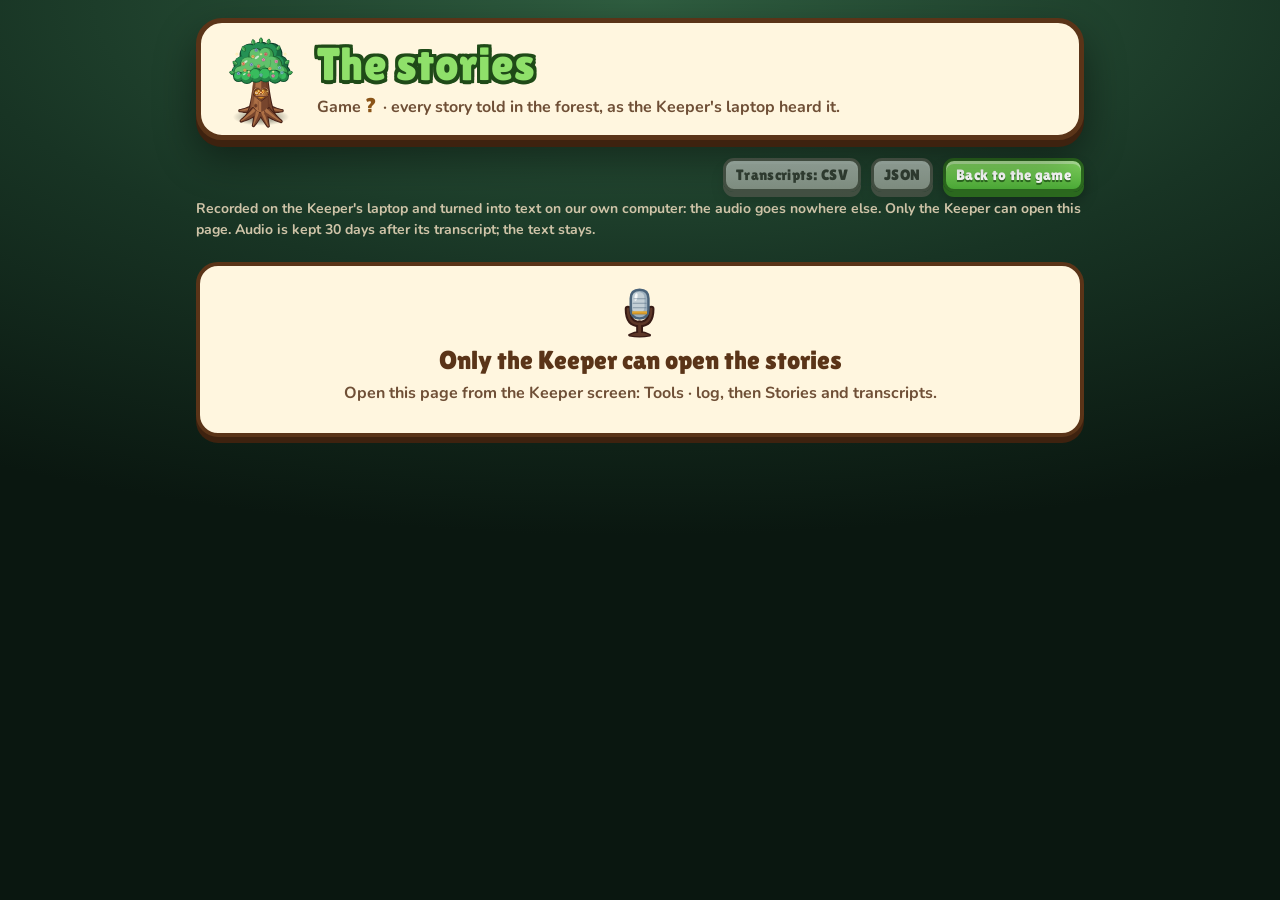
<file: web/stories.html>
<!doctype html>
<html lang="en">
<head>
<meta charset="utf-8">
<meta name="viewport" content="width=device-width, initial-scale=1">
<title>Heartwood · The stories</title>
<link rel="icon" href="data:image/svg+xml,%3Csvg xmlns=%22http://www.w3.org/2000/svg%22 viewBox=%220 0 100 100%22%3E%3Ctext y=%22.9em%22 font-size=%2290%22%3E🌳%3C/text%3E%3C/svg%3E">
<link rel="preconnect" href="https://fonts.googleapis.com"><link rel="preconnect" href="https://fonts.gstatic.com" crossorigin>
<link rel="stylesheet" href="https://fonts.googleapis.com/css2?family=Lilita+One&family=Nunito:wght@400;600;700;800;900&display=swap" media="print" onload="this.media='all'">
<style>
:root {
  --toon: 'Lilita One', 'Nunito', system-ui, sans-serif; --read: 'Nunito', system-ui, -apple-system, 'Segoe UI', sans-serif;
  --bg: #13241b; --paper: #fff6df; --paper2: #fbecc8; --line: #e2c48e; --wood: #5a3418; --wood-d: #3e220f; --ink: #2a1a0c;
  --ink2: #6f4f36; --muted: #8a6a4e; --gold: #e0a32e; --good: #2c6a1f; --bad: #b3261e;
  color-scheme: light;
}
* { box-sizing: border-box; }
html { -webkit-text-size-adjust: 100%; }
body { margin: 0; min-height: 100vh; font: 600 16px/1.5 var(--read); color: var(--ink);
  background: radial-gradient(120% 70% at 50% 0%, #2f5e40 0%, #183424 45%, #0a1710 85%) fixed, var(--bg); }
.wrap { max-width: 920px; margin: 0 auto; padding: 18px 16px 60px; }
a { color: #8a5418; }
h1, h2, h3 { font-family: var(--toon); font-weight: 400; margin: 0; line-height: 1.1; }

/* the sign at the top */
.sign { position: relative; display: flex; align-items: center; gap: 14px; padding: 14px 18px; background: var(--paper);
  border: 5px solid var(--wood); border-radius: 26px; box-shadow: 0 7px 0 var(--wood-d), 0 18px 40px rgba(0, 0, 0, .45); }
.sign .tree { flex: none; line-height: 0; }
.sign h1 { font-size: clamp(30px, 6vw, 46px); color: #8fe06a; letter-spacing: .01em;
  text-shadow: 0 4px 0 #1f4a18, 3px 3px 0 #1f4a18, -3px 3px 0 #1f4a18, 3px -3px 0 #1f4a18, -3px -3px 0 #1f4a18, 3px 0 0 #1f4a18, -3px 0 0 #1f4a18, 0 -3px 0 #1f4a18; }
.sign p { margin: 4px 0 0; color: var(--ink2); font-weight: 700; }
.sign .code { font: 20px var(--toon); letter-spacing: .12em; color: #8a5418; }
.bar { display: flex; flex-wrap: wrap; align-items: center; gap: 10px; margin: 18px 0 6px; }
.bar .grow { flex: 1; }
.counts { color: #e9dcbf; font-weight: 800; }
.counts b { font: 20px var(--toon); font-weight: 400; color: #fff3d6; }
.btn { font: 18px/1 var(--toon); letter-spacing: .02em; color: #fff; background: linear-gradient(#88dc64, #4cab37); border: 3px solid #2c6a1f;
  border-radius: 14px; padding: 9px 14px 10px; cursor: pointer; text-decoration: none; display: inline-flex; align-items: center; gap: 6px;
  text-shadow: 0 2px 0 #2c6a1f; box-shadow: inset 0 3px 0 rgba(255, 255, 255, .38), 0 5px 0 #2c6a1f, 0 9px 14px rgba(0, 0, 0, .3); }
.btn:active { transform: translateY(4px); box-shadow: inset 0 3px 0 rgba(255, 255, 255, .38), 0 1px 0 #2c6a1f; }
.btn:disabled { filter: grayscale(.85); opacity: .5; cursor: not-allowed; transform: none; }
.btn.cream { color: var(--wood); background: linear-gradient(#fffbf2, #ecd8ad); border-color: #8a5a2c; text-shadow: none;
  box-shadow: inset 0 3px 0 #fff, 0 5px 0 #8a5a2c, 0 9px 14px rgba(0, 0, 0, .22); }
.btn.cream:active { box-shadow: inset 0 3px 0 #fff, 0 1px 0 #8a5a2c; }
.btn.red { background: linear-gradient(#f2806e, #c8463f); border-color: #7a1f1a; text-shadow: 0 2px 0 #7a1f1a; box-shadow: inset 0 3px 0 rgba(255, 255, 255, .3), 0 5px 0 #7a1f1a; }
.btn.sm { font-size: 15px; padding: 6px 10px 7px; border-radius: 11px; }
.about { color: #cfc4a8; font-size: 14px; font-weight: 700; margin: 4px 0 0; }

/* rounds and story cards */
.round { margin-top: 26px; }
.round > h2 { font-size: 26px; color: #fff3d6; text-shadow: 0 3px 0 rgba(0, 0, 0, .45); margin: 0 0 10px 4px; }
.story { position: relative; display: grid; grid-template-columns: 76px 1fr; gap: 6px 16px; padding: 14px 18px 16px; margin: 0 0 16px;
  background: var(--paper); border: 4px solid var(--wood); border-radius: 22px; box-shadow: 0 6px 0 var(--wood-d), 0 14px 30px rgba(0, 0, 0, .35); }
.story::before { content: ''; position: absolute; left: 0; top: 0; bottom: 0; width: 12px; border-radius: 18px 0 0 18px; background: var(--kc, #5cb84a); }
.med { grid-row: span 2; line-height: 0; padding-left: 4px; }
.med svg { display: block; }
.who { font: 22px/1.1 var(--toon); color: var(--ink); }
.kind { display: flex; flex-wrap: wrap; align-items: center; gap: 4px 8px; font: 800 13px/1.2 var(--read); letter-spacing: .06em; text-transform: uppercase; color: var(--kc, #5cb84a); filter: brightness(.82); }
.kind .ic { line-height: 0; }
.q { grid-column: 2; font: 800 19px/1.3 var(--read); color: var(--ink); }
.sub { font: italic 700 15px/1.3 var(--read); color: var(--ink2); margin-top: 2px; }
.body { grid-column: 1 / -1; }
audio { width: 100%; height: 40px; margin: 10px 0 4px; display: block; }
.gone { margin: 10px 0 4px; font-weight: 700; color: var(--muted); font-size: 14px; }
.text { margin-top: 8px; padding: 12px 14px; background: #fffdf6; border: 3px dashed var(--line); border-radius: 14px; font: 600 17px/1.55 var(--read); color: var(--ink); white-space: pre-wrap; }
.text p { margin: 0 0 .6em; } .text p:last-child { margin: 0; }
.text.wait { color: var(--muted); font-style: italic; border-style: dotted; }
.text.fail { color: var(--bad); border-color: #e7b0a4; background: #fff1ec; white-space: normal; }
.text.empty { color: var(--muted); font-style: italic; }
.meta { display: flex; flex-wrap: wrap; align-items: center; gap: 4px 14px; margin-top: 8px; font-size: 13.5px; font-weight: 700; color: var(--muted); }
.meta .grow { flex: 1; }
.meta button.link { font: inherit; color: #9a4a2a; background: none; border: 0; padding: 0; cursor: pointer; text-decoration: underline; text-underline-offset: 3px; }
.confirm { display: flex; flex-wrap: wrap; align-items: center; gap: 8px; margin-top: 8px; padding: 8px 10px; border-radius: 12px; background: #fde9e3; font-weight: 800; color: #5a1610; }
.panel { margin-top: 22px; padding: 22px; text-align: center; background: var(--paper); border: 4px solid var(--wood); border-radius: 22px; box-shadow: 0 6px 0 var(--wood-d); }
.panel h2 { font-size: 26px; color: var(--wood); margin-bottom: 6px; }
.panel p { margin: 6px 0; color: var(--ink2); font-weight: 700; }
#toast { position: fixed; left: 50%; top: 14px; transform: translateX(-50%) translateY(-160px); transition: transform .25s; z-index: 30; max-width: 90vw;
  padding: .7em 1.1em; background: #fff6df; color: var(--ink); border: 3px solid var(--wood); border-radius: 16px; font-weight: 800; box-shadow: 0 5px 0 rgba(0, 0, 0, .3); }
#toast.show { transform: translateX(-50%) translateY(0); }
#toast.bad { background: #ffe3dc; border-color: #9a2a1f; color: #5a1610; }
#toast.ok { background: #e6f7da; border-color: var(--good); color: #1f4a18; }
@media (max-width: 560px) {
  .story { grid-template-columns: 52px 1fr; padding: 12px 12px 14px 16px; gap: 4px 10px; }
  .med svg { width: 52px; height: 52px; }
  .q { grid-column: 1 / -1; font-size: 17px; }
  .sign { padding: 12px; gap: 10px; }
  .sign .tree svg { width: 64px; height: 64px; }
}
@media (prefers-reduced-motion: reduce) { #toast { transition: none; } }
</style>
</head>
<body>
<div class="wrap">
  <header class="sign">
    <span class="tree" id="tree"></span>
    <div><h1>The stories</h1><p>Game <span class="code" id="code"></span> · every story told in the forest, as the Keeper's laptop heard it.</p></div>
  </header>
  <div class="bar">
    <span class="counts grow" id="counts"></span>
    <button class="btn cream sm" id="csv" disabled>Transcripts: CSV</button>
    <button class="btn cream sm" id="json" disabled>JSON</button>
    <a class="btn sm" id="back" href="#">Back to the game</a>
  </div>
  <p class="about">Recorded on the Keeper's laptop and turned into text on our own computer: the audio goes nowhere else. Only the Keeper can open this page. Audio is kept 30 days after its transcript; the text stays.</p>
  <main id="list"></main>
</div>
<script src="art.js"></script>
<script>
'use strict';
const $ = id => document.getElementById(id);
const params = new URLSearchParams(location.search);
const CODE = (params.get('g') || '').toUpperCase();
// A Keeper link (?k=…) works here too, like the Keeper screen.
if (params.get('k') && CODE) {
  try { localStorage.setItem('hw-host-' + CODE, params.get('k')); } catch { }
  params.delete('k');
  history.replaceState(null, '', `${location.pathname}?${params}`);
}
const HOST = (() => { try { return localStorage.getItem('hw-host-' + CODE) || ''; } catch { return ''; } })();
const esc = s => String(s ?? '').replace(/[&<>"']/g, c => ({ '&': '&amp;', '<': '&lt;', '>': '&gt;', '"': '&quot;', "'": '&#39;' }[c]));
const art = (spec, h) => ART.inline(spec, { height: h });
const LANG = { en: 'English', ms: 'Malay', zh: 'Chinese', yue: 'Cantonese', ta: 'Tamil' };
const DECK = { 1: '#1f6e5a', 2: '#b8742a', 3: '#7cbf3a' };
let cards = { values: [], ringDeckNames: ['', 'Deep', 'Story', 'Light'], treasures: [] };
let players = {};   // id → player from the live game (for photos), when it is still loaded
let recs = [];

function toast(msg, kind) {
  let t = $('toast');
  if (!t) { t = document.createElement('div'); t.id = 'toast'; t.setAttribute('role', 'status'); document.body.appendChild(t); }
  t.textContent = msg; t.className = `show ${kind || ''}`;
  clearTimeout(toast.t); toast.t = setTimeout(() => t.classList.remove('show'), kind === 'bad' ? 4000 : 2200);
}
async function api(path, opts = {}) {
  const r = await fetch(`/api/games/${encodeURIComponent(CODE)}${path}`, { cache: 'no-store', ...opts, headers: { 'X-Keeper': HOST, ...(opts.headers || {}) } });
  const j = await r.json().catch(() => ({}));
  if (!r.ok) throw Object.assign(new Error(j.error || 'request failed'), { status: r.status });
  return j;
}

// ---------- labels ----------
function kindOf(r) {
  const v = cards.values[r.value];
  switch (r.kind) {
    case 'why': return { label: v ? `Why ${v.name}` : 'Why this value', icon: r.value >= 0 ? `value:${r.value}` : 'icon:talk', color: v?.color || '#5cb84a' };
    case 'ring': { const n = +r.sub || 0; return { label: `${cards.ringDeckNames[n] || 'Ring'} · Ring ${n} card`, icon: n ? `icon:deck${n}` : 'icon:cards', color: DECK[n] || '#b8742a' }; }
    case 'harvest': return { label: v ? `Harvest story · ${v.name}` : 'Harvest story', icon: 'fruit', color: '#e8344f' };
    case 'heartwood': return { label: 'Heartwood question', icon: 'icon:heart', color: '#8a5a36' };
    case 'treasure': {
      const t = cards.treasures.find(x => x.id === r.sub);
      return { label: `${t ? t.name : 'Treasure'} · answer${r.of ? ` ${r.seq} of ${r.of}` : ''}`, icon: t ? `treasure:${t.id}` : 'treasure', color: '#c98a1a' };
    }
  }
  return { label: r.kind, icon: 'icon:talk', color: '#5cb84a' };
}
const subOf = r => r.kind === 'why' || r.kind === 'harvest' ? r.sub : r.kind === 'treasure' ? (cards.treasures.find(x => x.id === r.sub)?.meaning || '') : '';
const roundName = n => n ? `Round ${n}` : 'Entering the forest';
const when = s => new Date(s * 1000).toLocaleString(undefined, { day: 'numeric', month: 'short', hour: '2-digit', minute: '2-digit' });
const dur = ms => { const s = Math.round((ms || 0) / 1000); return `${Math.floor(s / 60)}:${String(s % 60).padStart(2, '0')}`; };
function medallion(r) {
  const p = players[r.player];
  const photo = p && p.photo ? `/api/games/${encodeURIComponent(CODE)}/photo/${encodeURIComponent(p.id)}?v=${p.photo}` : '';
  return ART.svg(ART.medallion({ photo, name: r.playerName, color: r.playerColor || p?.color || '#8d8f8a', water: 5, r: 20, stump: false }), { viewBox: '-42 -44 84 86', size: 72 });
}

// ---------- drawing (keyed: a refresh never touches a playing clip) ----------
function textHTML(r) {
  if (r.status === 'done') {
    if (!r.transcript.trim()) return '<div class="text empty">Nothing was said in this clip.</div>';
    return `<div class="text">${r.transcript.split(/\n{2,}/).map(p => `<p>${esc(p)}</p>`).join('')}</div>`;
  }
  if (r.status === 'failed') return `<div class="text fail">This clip couldn't be turned into text${r.error ? ` (${esc(r.error)})` : ''}.
    ${r.audio ? '<button class="btn cream sm" data-retry="' + r.id + '">Try again</button>' : ''}</div>`;
  return '<div class="text wait">Waiting for transcription…</div>';
}
function metaHTML(r) {
  const bits = [dur(r.durationMs), r.language ? LANG[r.language] || r.language : '', when(r.createdAt), r.partial ? 'cut short (the Keeper screen was reloaded)' : ''].filter(Boolean);
  return `${bits.map(b => `<span>${esc(b)}</span>`).join('')}<span class="grow"></span>
    ${r.audio ? `<a href="${audioURL(r)}" download>Download audio</a>` : ''}${r.status === 'done' && r.audio ? `<button class="link" data-retry="${r.id}">Transcribe again</button>` : ''}<button class="link" data-del="${r.id}">Delete</button>`;
}
const audioURL = r => `/api/games/${encodeURIComponent(CODE)}/recordings/${r.id}/audio?host=${encodeURIComponent(HOST)}`;

function cardEl(r) {
  const k = kindOf(r), sub = subOf(r);
  const el = document.createElement('article');
  el.className = 'story'; el.dataset.id = r.id; el.style.setProperty('--kc', k.color);
  el.innerHTML = `<div class="med">${medallion(r)}</div>
    <div><div class="who">${esc(r.playerName)}</div><div class="kind"><span class="ic">${art(k.icon, '1.6em')}</span>${esc(k.label)}</div></div>
    <div class="q">${esc(r.prompt)}${sub ? `<div class="sub">${esc(sub)}</div>` : ''}</div>
    <div class="body"><div class="aud"></div><div class="tx"></div><div class="meta"></div><div class="cf"></div></div>`;
  return el;
}
function patch(el, html) { if (el._h !== html) { el._h = html; el.innerHTML = html; } }

function render() {
  const list = $('list');
  const done = recs.filter(r => r.status === 'done').length, waiting = recs.filter(r => r.status === 'waiting').length;
  $('counts').innerHTML = recs.length ? `<b>${recs.length}</b> ${recs.length === 1 ? 'clip' : 'clips'} · <b>${done}</b> transcribed${waiting ? ` · <b>${waiting}</b> waiting` : ''}` : '';
  $('csv').disabled = $('json').disabled = !recs.length;
  if (!recs.length) {
    list.innerHTML = `<div class="panel">${art('icon:keeper', '3.2em')}<h2>No stories yet</h2><p>Each share is recorded on the Keeper screen and appears here when it ends.</p></div>`;
    list._rounds = null;
    return;
  }
  if (!list._rounds) { list.innerHTML = ''; list._rounds = new Map(); list._cards = new Map(); }
  const want = new Set(recs.map(r => r.id));
  for (const [id, el] of list._cards) if (!want.has(id)) { el.remove(); list._cards.delete(id); }
  let prevRound = null;
  for (const r of recs) {
    let sec = list._rounds.get(r.round);
    if (!sec) {
      sec = document.createElement('section'); sec.className = 'round';
      sec.innerHTML = `<h2>${esc(roundName(r.round))}</h2><div class="cards"></div>`;
      list._rounds.set(r.round, sec);
      const after = prevRound == null ? null : list._rounds.get(prevRound);
      list.insertBefore(sec, after ? after.nextSibling : list.firstChild);
    }
    prevRound = r.round;
    let el = list._cards.get(r.id);
    if (!el) { el = cardEl(r); list._cards.set(r.id, el); }
    const box = sec.querySelector('.cards');
    // place it after the previous card of its round (only moves when out of place)
    const prev = recs[recs.indexOf(r) - 1];
    const prevEl = prev && prev.round === r.round ? list._cards.get(prev.id) : null;
    if (prevEl ? prevEl.nextSibling !== el : box.firstChild !== el) box.insertBefore(el, prevEl ? prevEl.nextSibling : box.firstChild);
    patch(el.querySelector('.aud'), r.audio ? `<audio controls preload="none" src="${audioURL(r)}"></audio>` : '<p class="gone">The audio was deleted 30 days after it was transcribed; the text is kept.</p>');
    patch(el.querySelector('.tx'), textHTML(r));
    patch(el.querySelector('.meta'), metaHTML(r));
  }
  for (const [n, sec] of list._rounds) if (!sec.querySelector('.story')) { sec.remove(); list._rounds.delete(n); }
}

// ---------- downloads ----------
function rows() {
  return recs.map((r, i) => ({
    game: CODE, story: i + 1, share: r.share, round: r.round, kind: r.kind, title: kindOf(r).label, player: r.playerName,
    question: r.prompt, detail: subOf(r), seq: r.seq || '', of: r.of || '', language: r.language ? LANG[r.language] || r.language : '',
    duration_s: Math.round((r.durationMs || 0) / 100) / 10, recorded_at: new Date(r.createdAt * 1000).toISOString(),
    status: r.status, partial: r.partial ? 'yes' : '', transcript: r.transcript ?? '',
  }));
}
function save(name, type, text) {
  const a = document.createElement('a');
  a.href = URL.createObjectURL(new Blob([text], { type }));
  a.download = name;
  document.body.appendChild(a); a.click(); a.remove();
  setTimeout(() => URL.revokeObjectURL(a.href), 4000);
}
$('csv').onclick = () => {
  const rs = rows(), cols = Object.keys(rs[0]);
  const cell = v => { const s = String(v ?? ''); return /[",\n\r]/.test(s) ? `"${s.replace(/"/g, '""')}"` : s; };
  // a byte-order mark, so a spreadsheet reads Chinese and Malay text as UTF-8
  save(`world-tree-${CODE}-stories.csv`, 'text/csv;charset=utf-8', '﻿' + [cols.join(','), ...rs.map(r => cols.map(c => cell(r[c])).join(','))].join('\r\n') + '\r\n');
};
$('json').onclick = () => save(`world-tree-${CODE}-stories.json`, 'application/json', JSON.stringify({ game: CODE, exported: new Date().toISOString(), stories: rows() }, null, 2));

// ---------- actions ----------
document.addEventListener('click', async e => {
  const b = e.target.closest('button');
  if (!b) return;
  const card = b.closest('.story'), cf = card?.querySelector('.cf');
  if (b.dataset.del) {
    cf.innerHTML = `<div class="confirm">Delete this story for good, its audio and its text?<button class="btn red sm" data-delyes="${b.dataset.del}">Delete</button><button class="btn cream sm" data-delno>Keep it</button></div>`;
  } else if (b.dataset.delno != null) {
    cf.innerHTML = '';
  } else if (b.dataset.delyes) {
    b.disabled = true;
    try { await api(`/recordings/${b.dataset.delyes}`, { method: 'DELETE' }); toast('Deleted.', 'ok'); await load(); }
    catch (err) { b.disabled = false; toast(err.message, 'bad'); }
  } else if (b.dataset.retry) {
    b.disabled = true;
    try { await api(`/recordings/${b.dataset.retry}/retry`, { method: 'POST' }); toast('It will be transcribed again within a few minutes.', 'ok'); await load(); }
    catch (err) { b.disabled = false; toast(err.message, 'bad'); }
  }
});

// A recorder's WebM has no duration in its header: the player would show no length and seek badly. Seeking past the
// end once makes the browser find it; then play goes on from the start. (Media events don't bubble: capture.)
document.addEventListener('loadedmetadata', e => {
  const a = e.target;
  if (!(a instanceof HTMLMediaElement) || Number.isFinite(a.duration) || a._fixing) return;
  a._fixing = true;
  const playing = !a.paused;
  const found = () => {
    if (!Number.isFinite(a.duration)) return;
    a.removeEventListener('durationchange', found);
    a.currentTime = 0;
    if (playing) a.play().catch(() => {});
  };
  a.addEventListener('durationchange', found);
  a.currentTime = 1e7;
}, true);

// ---------- loading ----------
async function load() {
  const j = await api('/recordings');
  recs = j.recordings || [];
  render();
}
async function start() {
  $('code').textContent = CODE || '?';
  $('tree').innerHTML = art('worldTree:awake', '84px');
  $('back').href = `board.html?g=${encodeURIComponent(CODE)}`;
  if (!CODE || !HOST) {
    $('list').innerHTML = `<div class="panel">${art('icon:keeper', '3.2em')}<h2>Only the Keeper can open the stories</h2>
      <p>Open this page from the Keeper screen: <b>Tools · log</b>, then <b>Stories and transcripts</b>.</p></div>`;
    $('back').hidden = !CODE;
    return;
  }
  try { cards = { ...cards, ...(await (await fetch('/api/cards')).json()) }; } catch { }
  try {
    const st = await (await fetch(`/api/games/${encodeURIComponent(CODE)}/state?host=${encodeURIComponent(HOST)}`, { cache: 'no-store' })).json();
    for (const p of st.players || []) players[p.id] = p;
  } catch { /* the game may be gone: names and colours come with the recordings */ }
  try { await load(); }
  catch (err) {
    $('list').innerHTML = `<div class="panel"><h2>${err.status === 403 ? 'Only the Keeper can open the stories' : "The stories couldn't load"}</h2><p>${esc(err.message)}</p></div>`;
    return;
  }
  // new stories during the game, and transcripts as they arrive
  setInterval(() => { if (!document.hidden) load().catch(() => {}); }, 20000);
  document.addEventListener('visibilitychange', () => { if (!document.hidden) load().catch(() => {}); });
}
start();
</script>
</body>
</html>
</file>
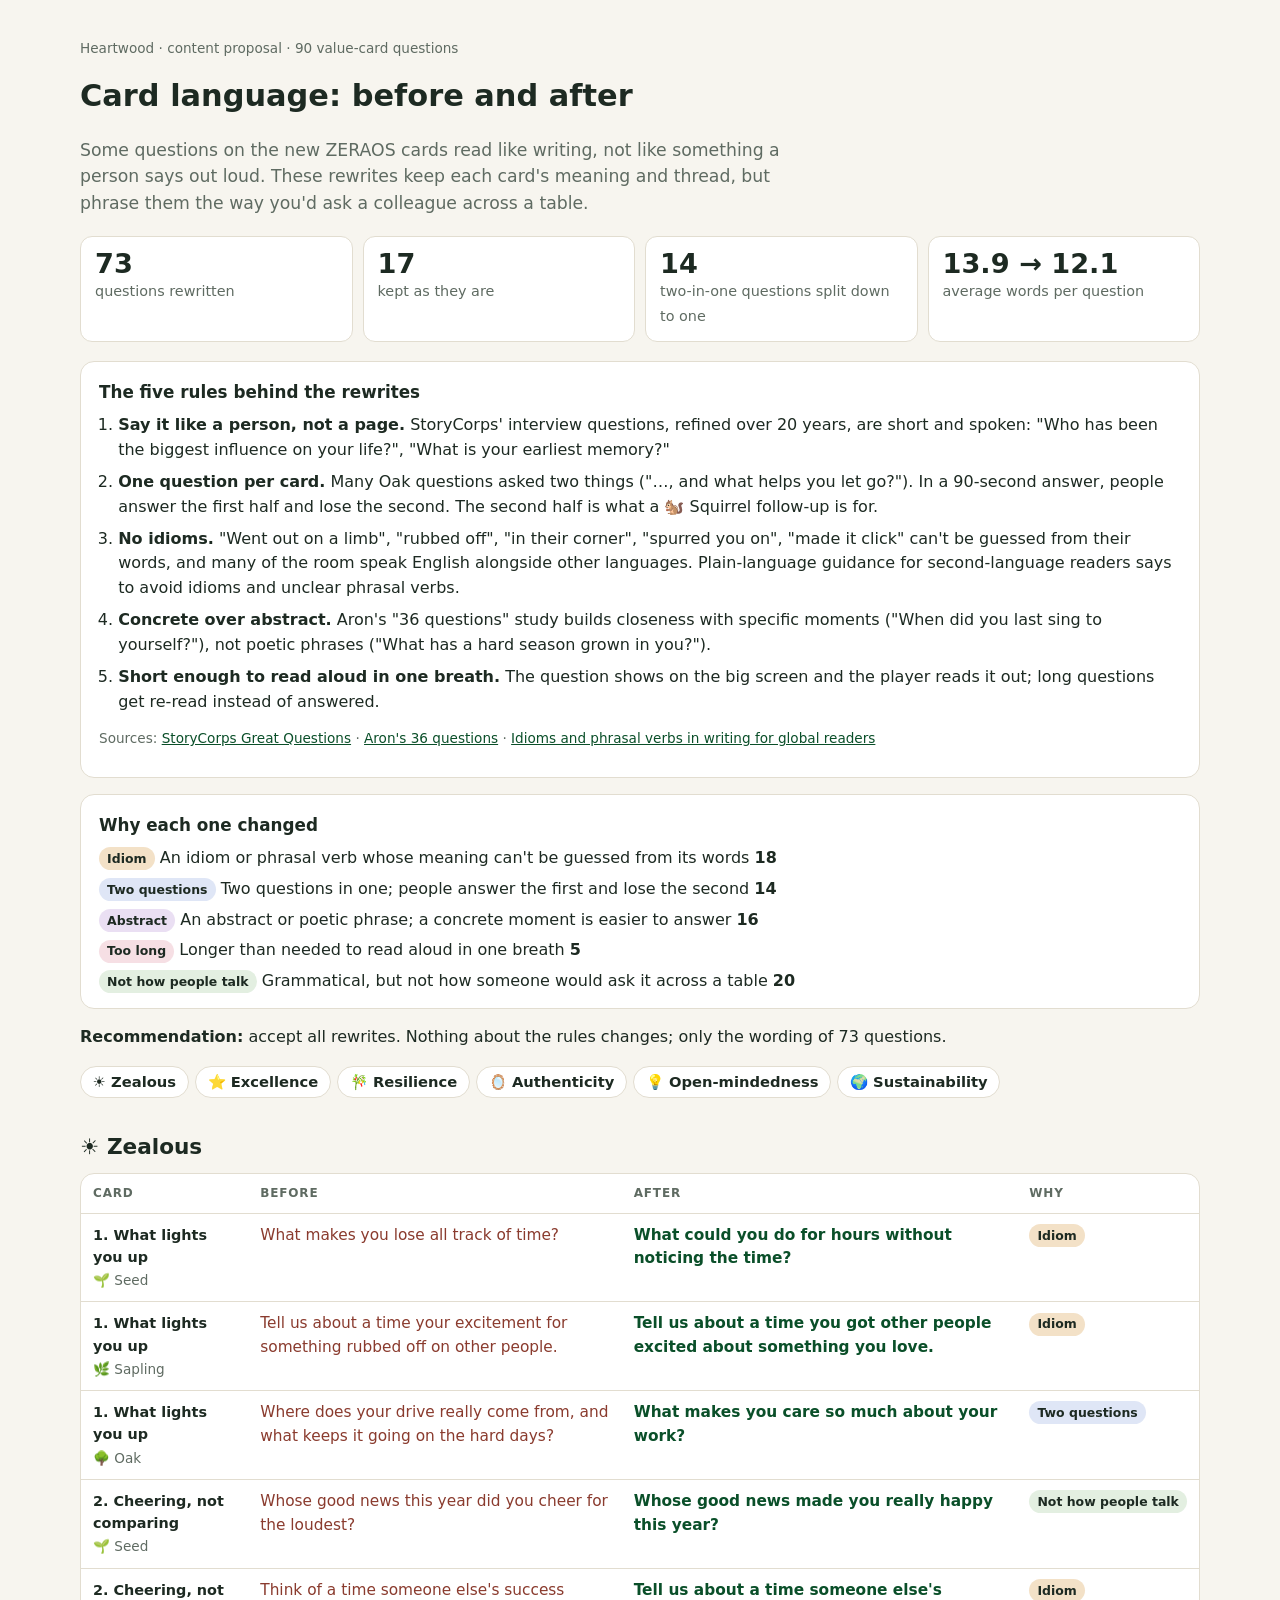
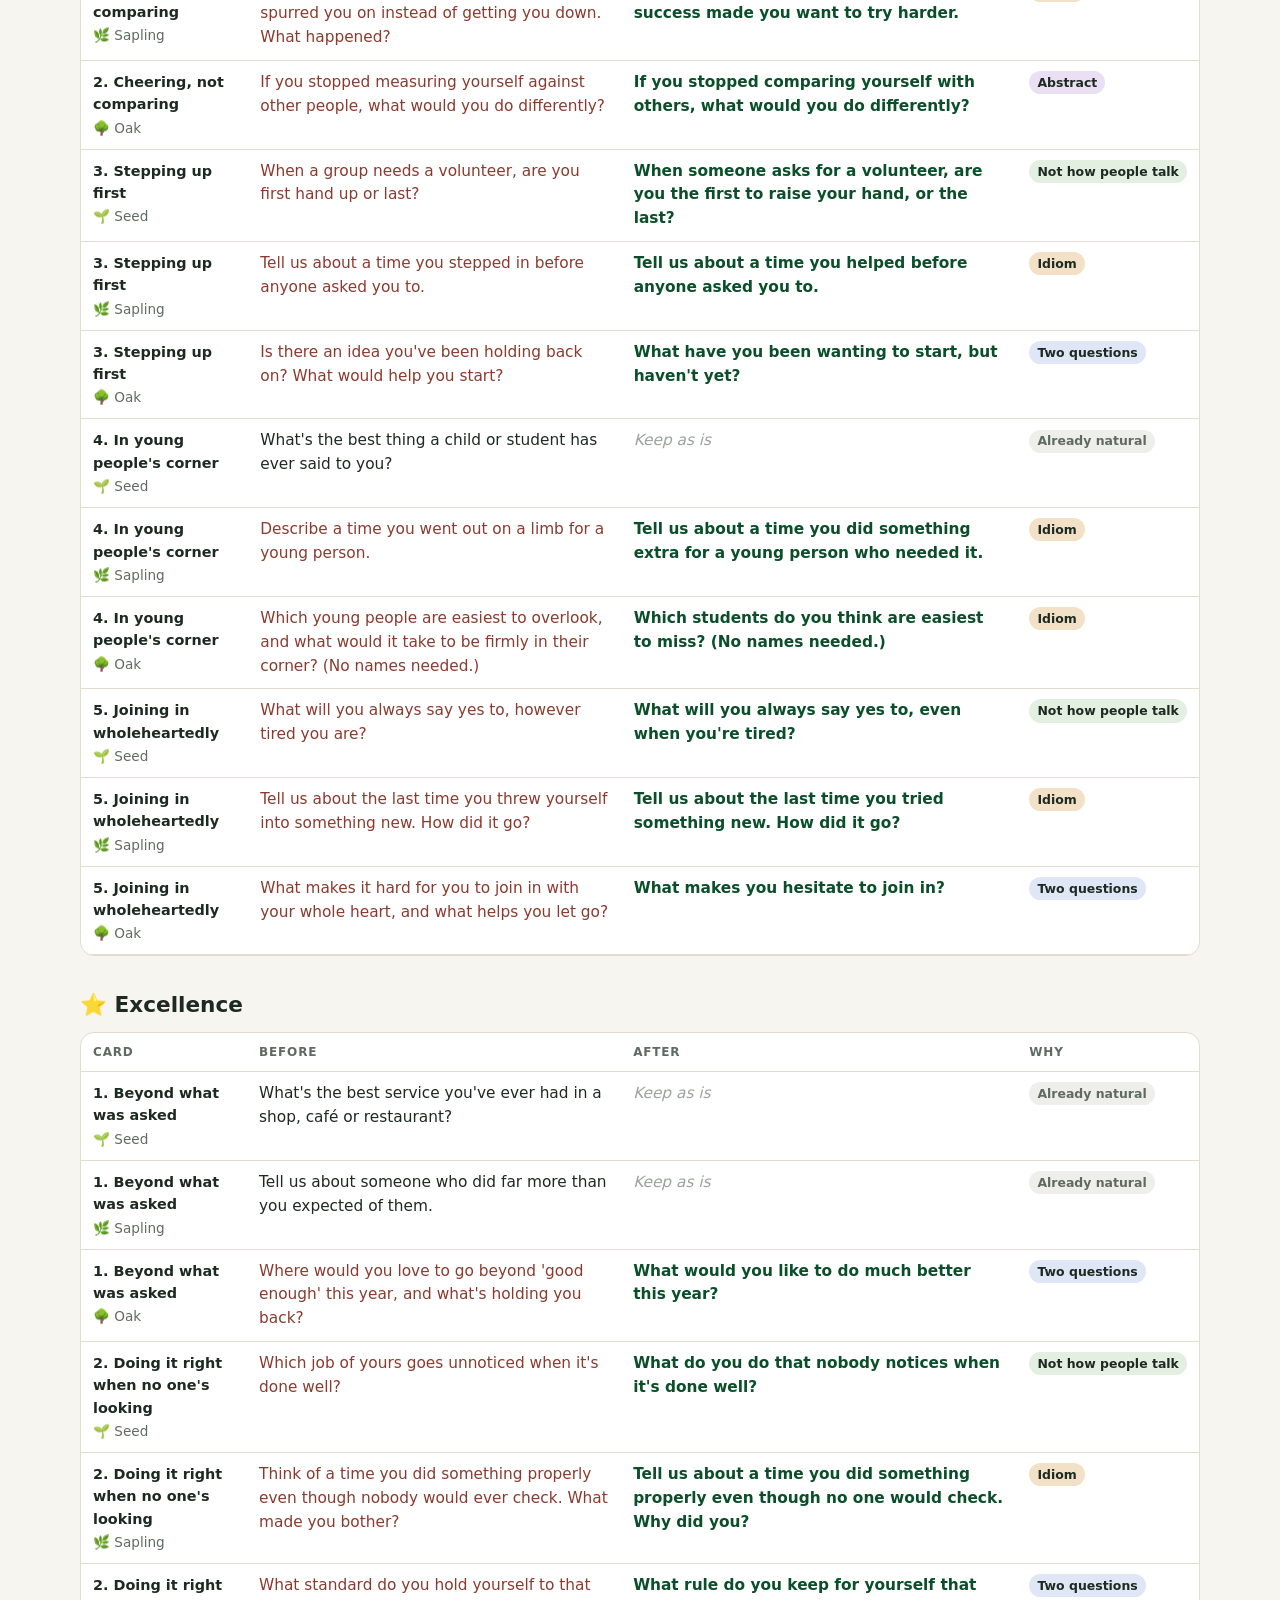
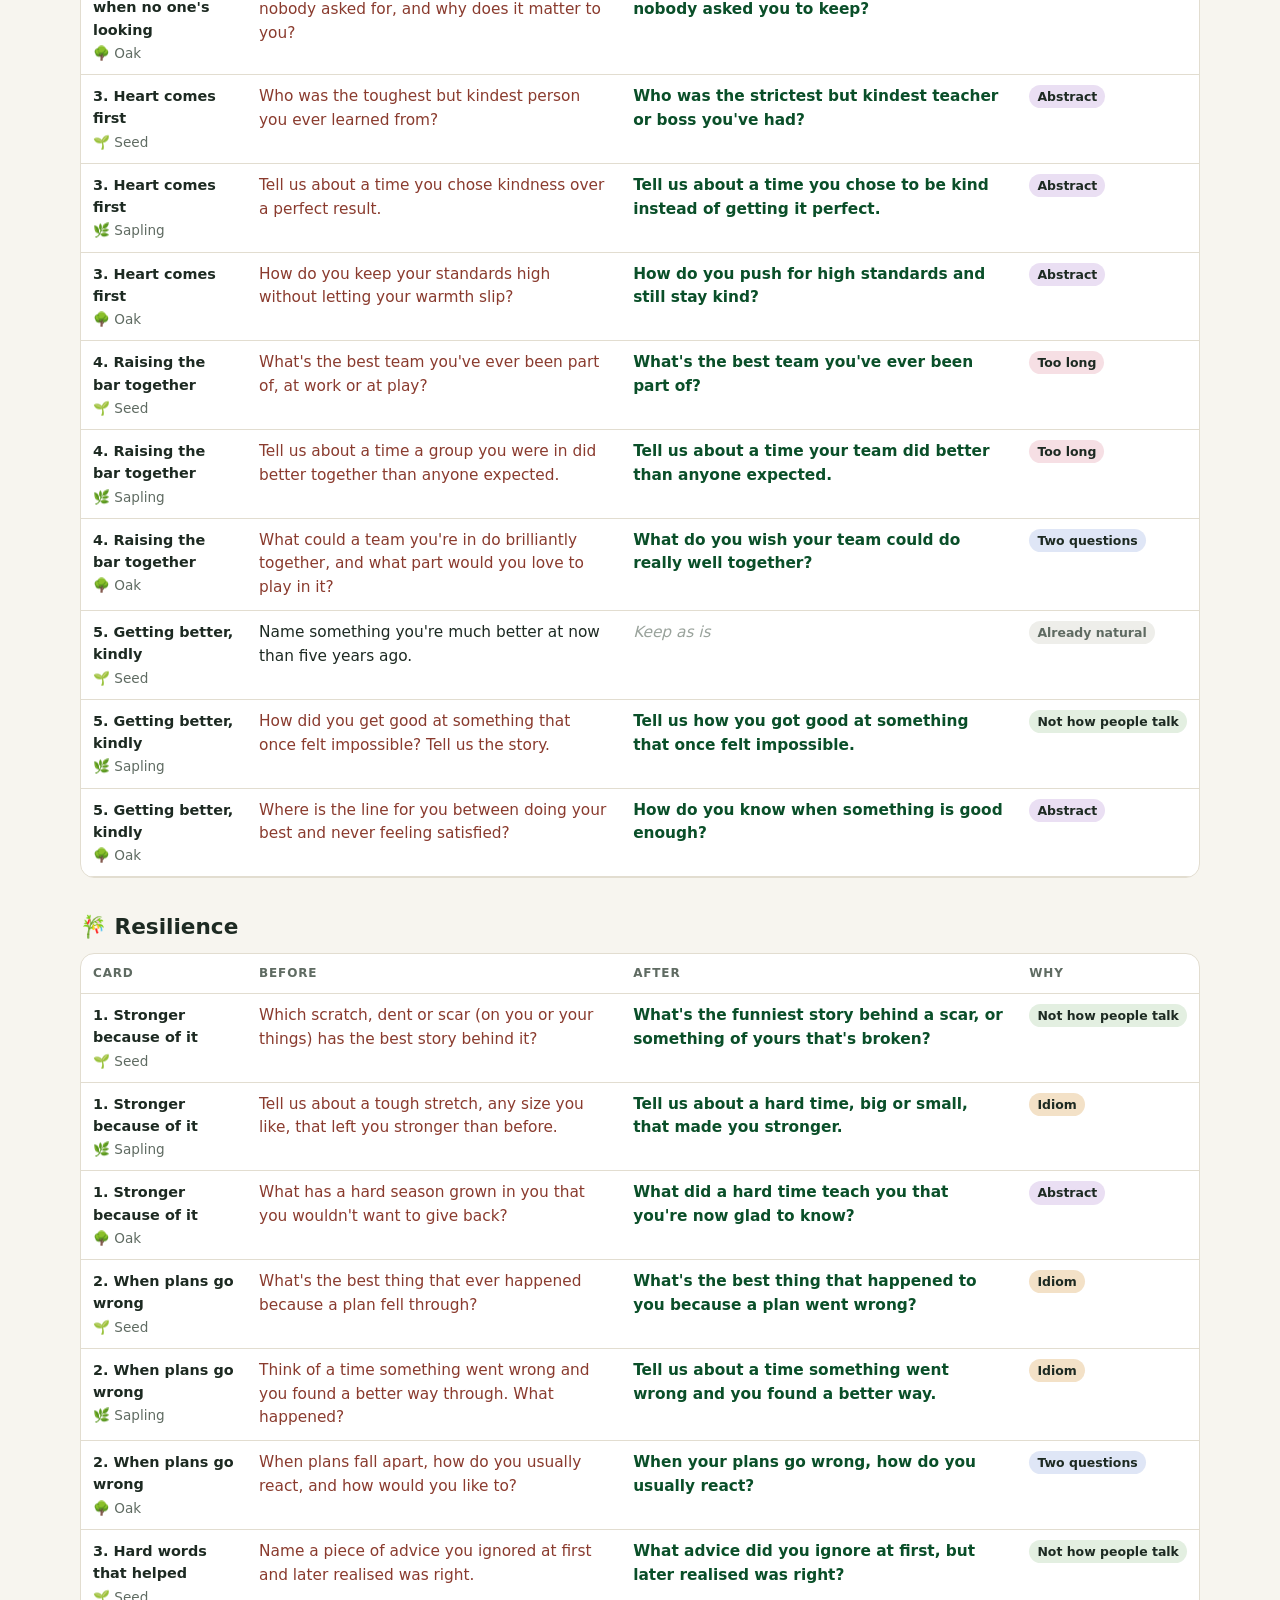
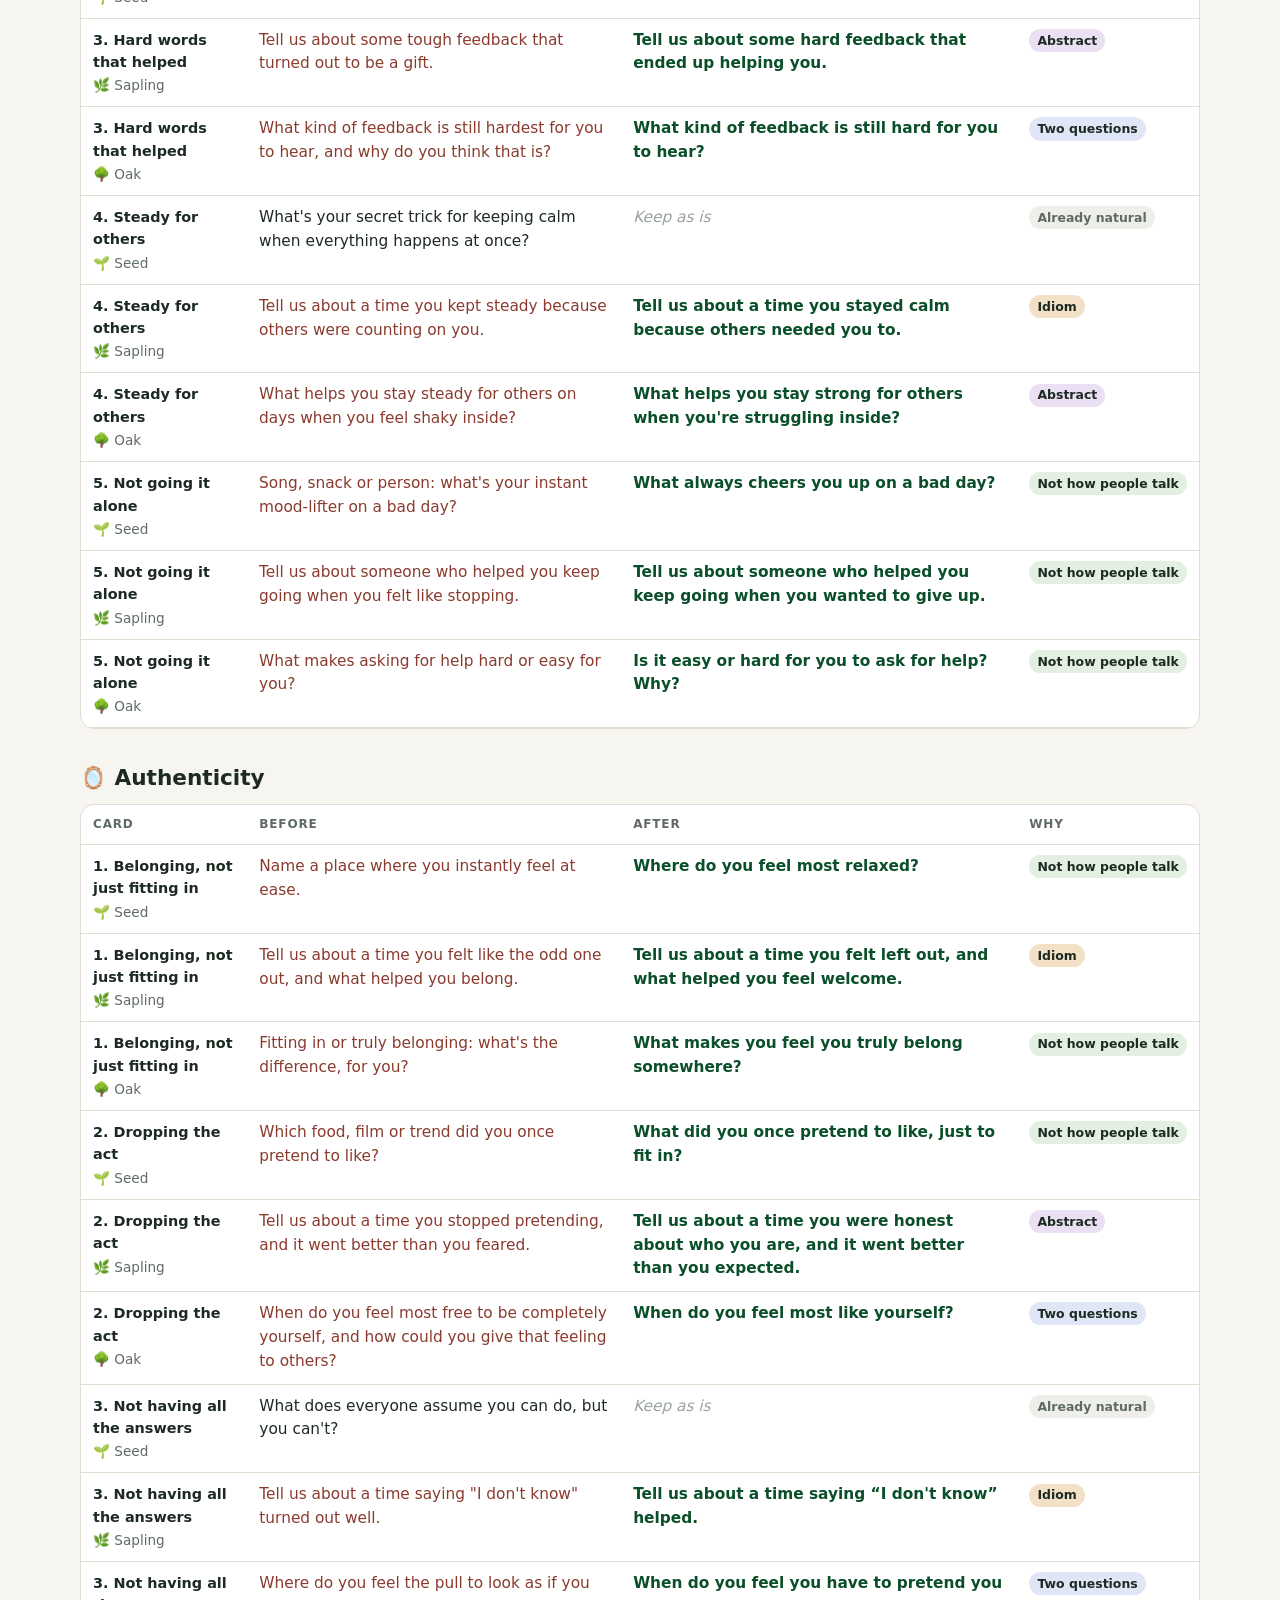
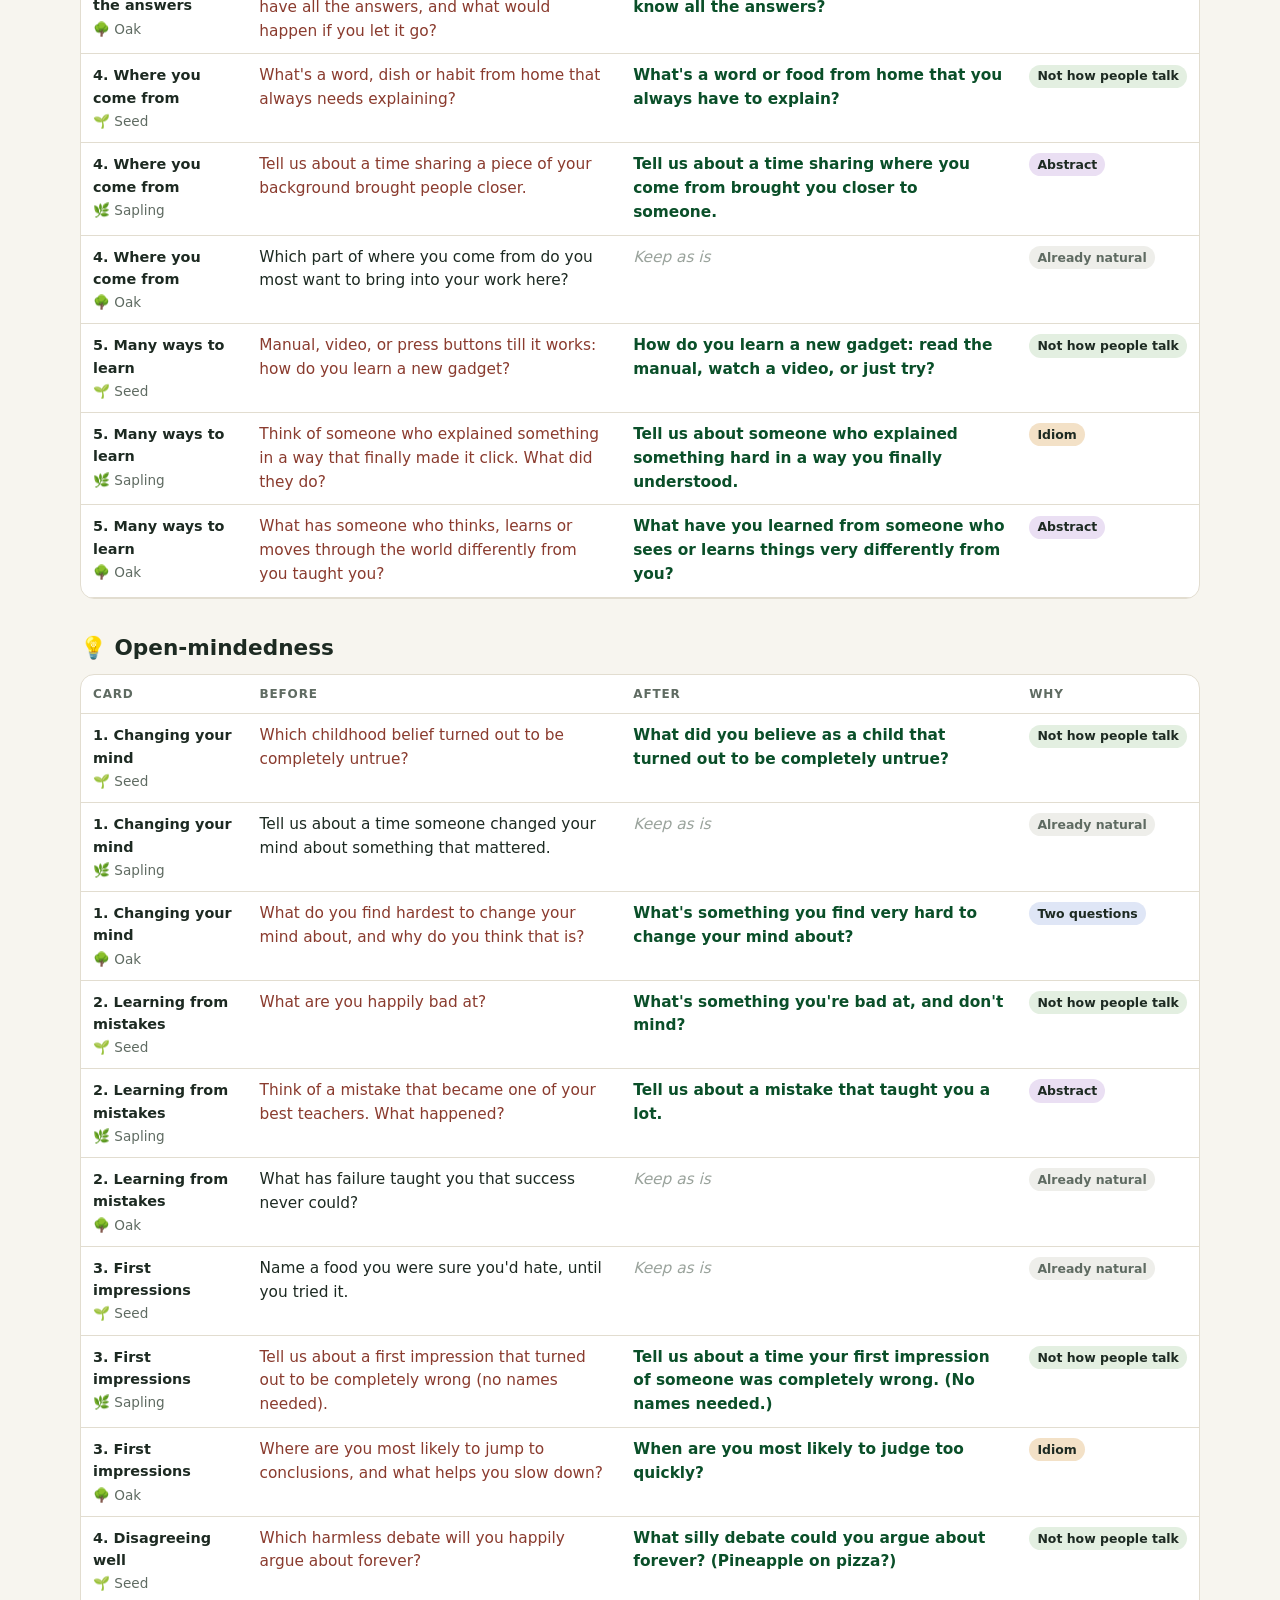
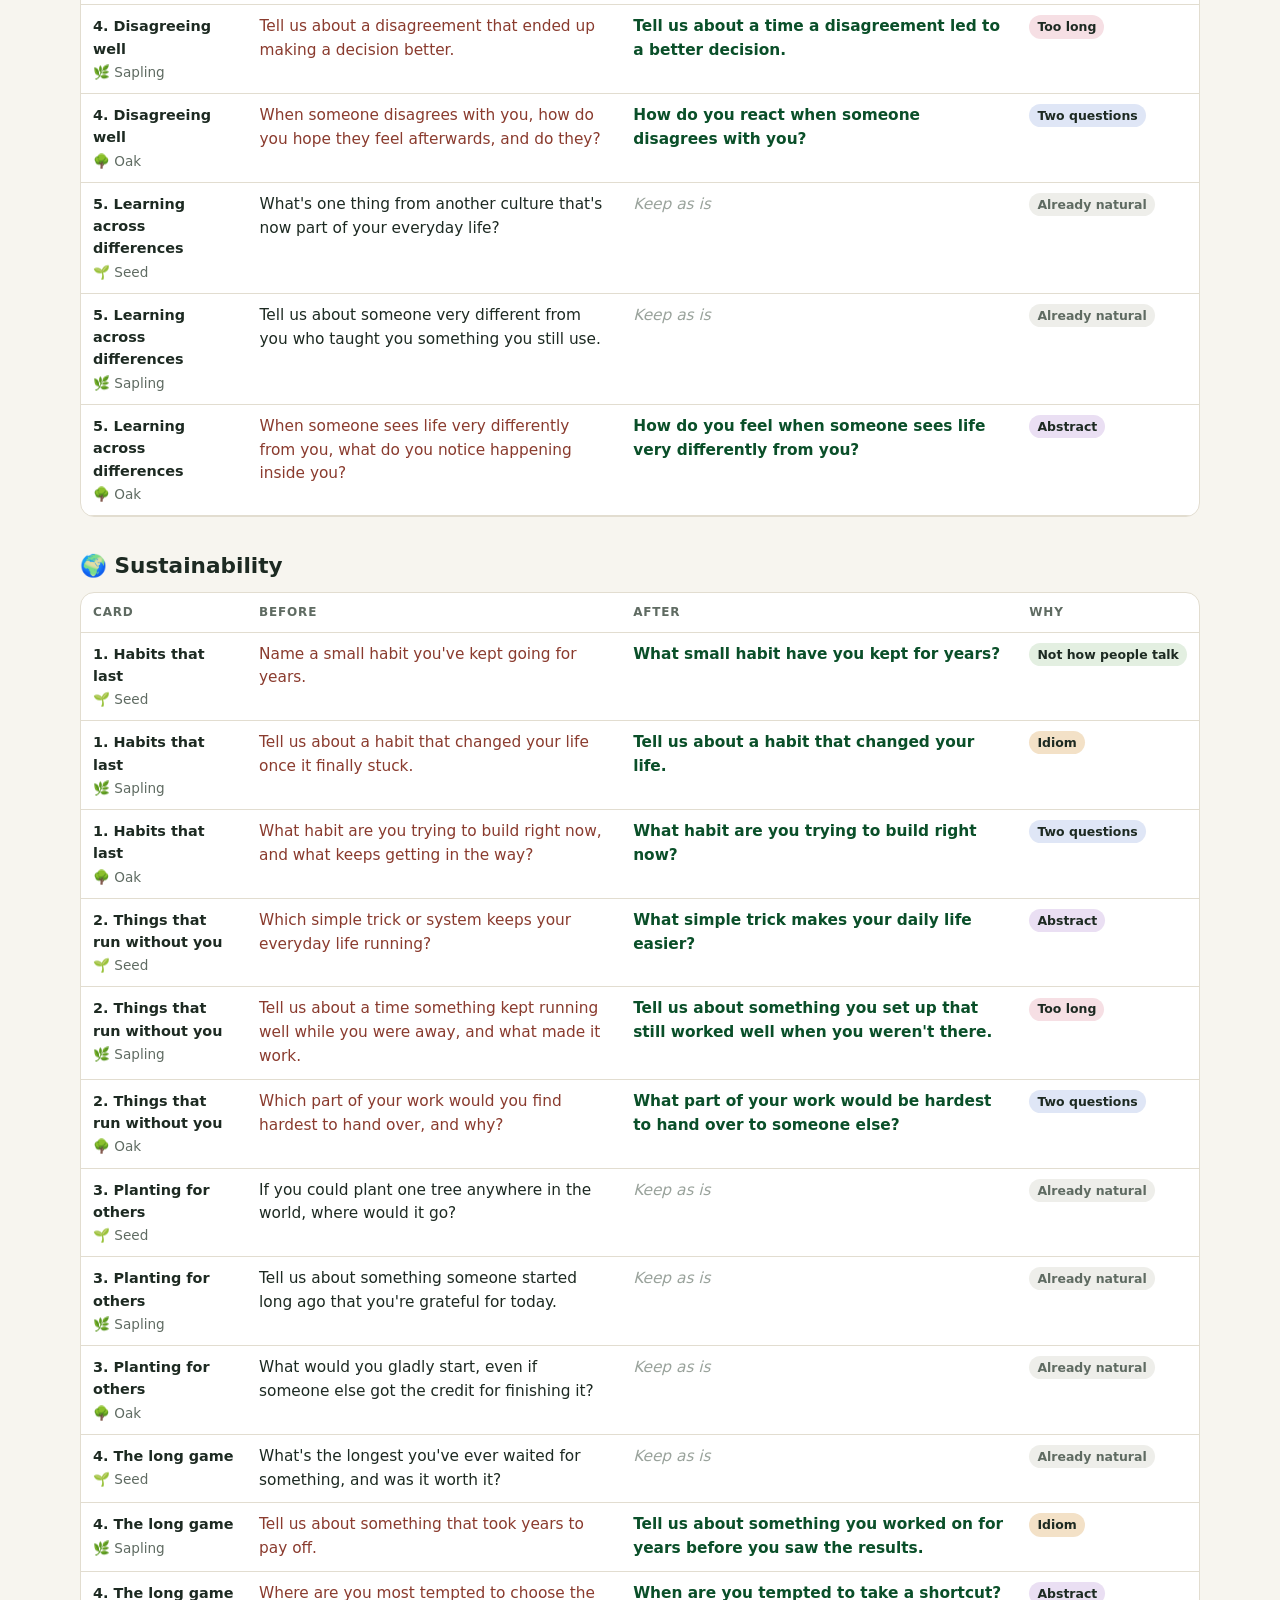
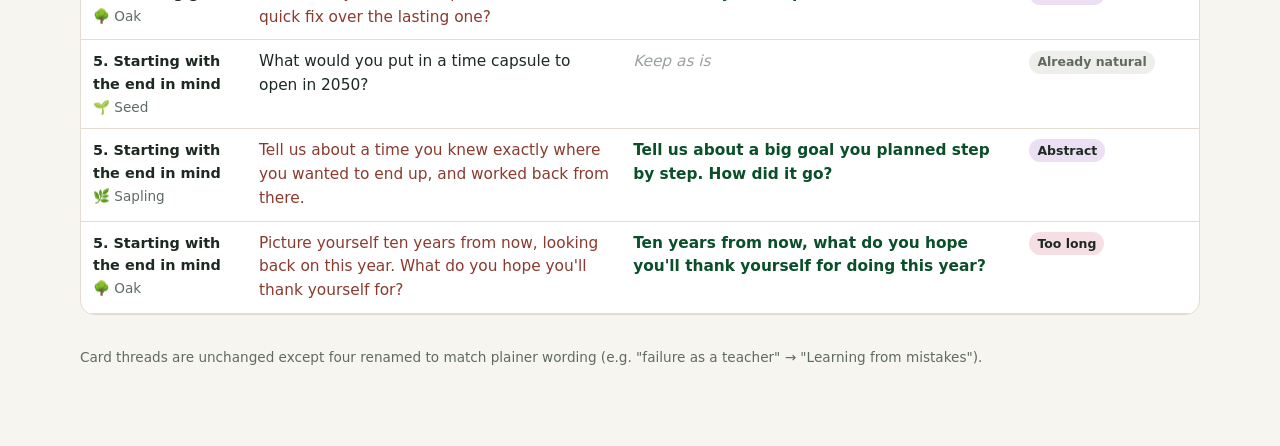
<file: docs/plan/card-language/proposal.html>
<!doctype html>
<html lang="en"><head><meta charset="utf-8"><meta name="viewport" content="width=device-width, initial-scale=1">
<title>Card Language Rewrite</title>
<style>
:root { --bg:#f7f5ef; --panel:#fff; --ink:#1d2a22; --muted:#5f6b62; --line:#e2ddd0; --accent:#0A4F29; --before:#8a3b2e; --after:#0A4F29; --keep:#9aa39c;
  --idiom:#f3e1c7; --two:#dfe6f6; --abstract:#eadff3; --long:#f6dfe4; --odd:#e3efe1; --ok:#eeeeea; }
@media (prefers-color-scheme: dark) { :root:not([data-theme="light"]) { --bg:#13241b; --panel:#1c3326; --ink:#f3efe2; --muted:#b9c4b3; --line:#345a42; --accent:#e0a32e; --before:#f0a08f; --after:#9fdca2; --keep:#7d8c80;
  --idiom:#4a3a1f; --two:#26324d; --abstract:#3a2a4a; --long:#4a2630; --odd:#253d2a; --ok:#2b3a30; } }
:root[data-theme="dark"] { --bg:#13241b; --panel:#1c3326; --ink:#f3efe2; --muted:#b9c4b3; --line:#345a42; --accent:#e0a32e; --before:#f0a08f; --after:#9fdca2; --keep:#7d8c80;
  --idiom:#4a3a1f; --two:#26324d; --abstract:#3a2a4a; --long:#4a2630; --odd:#253d2a; --ok:#2b3a30; }
* { box-sizing:border-box }
body { margin:0; background:var(--bg); color:var(--ink); font:16px/1.55 system-ui,-apple-system,"Segoe UI",Roboto,sans-serif }
.wrap { max-width:72rem; margin:0 auto; padding:24px 16px 64px }
h1 { font-size:1.9rem; margin:0 0 .3rem } h2 { font-size:1.35rem; margin:2rem 0 .6rem }
.lead { font-size:1.08rem; color:var(--muted); max-width:46rem }
.stats { display:grid; grid-template-columns:repeat(auto-fit,minmax(9rem,1fr)); gap:10px; margin:1.2rem 0 }
.stat { background:var(--panel); border:1px solid var(--line); border-radius:12px; padding:12px 14px }
.stat b { display:block; font-size:1.7rem; line-height:1.1 } .stat span { color:var(--muted); font-size:.9rem }
.card { background:var(--panel); border:1px solid var(--line); border-radius:14px; padding:14px 18px; margin:1rem 0 }
.card h3 { margin:.2rem 0 .5rem; font-size:1.05rem }
.rules { margin:0; padding-left:1.2rem } .rules li { margin:.45rem 0 }
.src { font-size:.85rem; color:var(--muted) } a { color:var(--accent) }
ul.leg { list-style:none; padding:0; margin:.3rem 0 0; display:grid; gap:6px }
.toc { display:flex; flex-wrap:wrap; gap:6px; margin:1rem 0 }
.toc a { background:var(--panel); border:1px solid var(--line); border-radius:99px; padding:.25em .8em; text-decoration:none; color:var(--ink); font-weight:600; font-size:.92rem }
.tw { background:var(--panel); border:1px solid var(--line); border-radius:14px; overflow:hidden }
table { width:100%; border-collapse:collapse; font-size:.96rem }
th,td { padding:10px 12px; border-bottom:1px solid var(--line); text-align:left; vertical-align:top }
thead th { font-size:.75rem; text-transform:uppercase; letter-spacing:.07em; color:var(--muted) }
tbody th { font-weight:600; width:15%; font-size:.9rem } tbody th .t { display:block; font-weight:400; color:var(--muted); font-size:.85rem; margin-top:2px }
td.b { width:34%; color:var(--before) } td.a { width:36%; color:var(--after); font-weight:600 }
tr.keep td.b { color:var(--ink) } .same { color:var(--keep); font-weight:400; font-style:italic }
.tag { display:inline-block; font-size:.78rem; font-weight:700; border-radius:99px; padding:.15em .65em; white-space:nowrap; color:var(--ink) }
.tag.idiom { background:var(--idiom) } .tag.two { background:var(--two) } .tag.abstract { background:var(--abstract) } .tag.long { background:var(--long) } .tag.odd { background:var(--odd) } .tag.ok { background:var(--ok); color:var(--muted) }
@media (max-width:760px) {
  thead { position:absolute; width:1px; height:1px; overflow:hidden; clip:rect(0 0 0 0) }
  table,tbody,tr,th,td { display:block; width:100% !important }
  tr { border-bottom:1px solid var(--line); padding:8px 4px } th,td { border:0; padding:4px 10px }
  td::before { content:attr(data-l); display:block; font-size:.72rem; text-transform:uppercase; letter-spacing:.07em; color:var(--muted); font-weight:700 }
}
</style></head><body><div class="wrap">
<p class="src">Heartwood · content proposal · 90 value-card questions</p>
<h1>Card language: before and after</h1>
<p class="lead">Some questions on the new ZERAOS cards read like writing, not like something a person says out loud. These rewrites keep each card's meaning and thread, but phrase them the way you'd ask a colleague across a table.</p>
<div class="stats">
 <div class="stat"><b>73</b><span>questions rewritten</span></div>
 <div class="stat"><b>17</b><span>kept as they are</span></div>
 <div class="stat"><b>14</b><span>two-in-one questions split down to one</span></div>
 <div class="stat"><b>13.9 → 12.1</b><span>average words per question</span></div>
</div>
<div class="card"><h3>The five rules behind the rewrites</h3>
<ol class="rules">
 <li><b>Say it like a person, not a page.</b> StoryCorps' interview questions, refined over 20 years, are short and spoken: "Who has been the biggest influence on your life?", "What is your earliest memory?"</li>
 <li><b>One question per card.</b> Many Oak questions asked two things ("…, and what helps you let go?"). In a 90-second answer, people answer the first half and lose the second. The second half is what a 🐿️ Squirrel follow-up is for.</li>
 <li><b>No idioms.</b> "Went out on a limb", "rubbed off", "in their corner", "spurred you on", "made it click" can't be guessed from their words, and many of the room speak English alongside other languages. Plain-language guidance for second-language readers says to avoid idioms and unclear phrasal verbs.</li>
 <li><b>Concrete over abstract.</b> Aron's "36 questions" study builds closeness with specific moments ("When did you last sing to yourself?"), not poetic phrases ("What has a hard season grown in you?").</li>
 <li><b>Short enough to read aloud in one breath.</b> The question shows on the big screen and the player reads it out; long questions get re-read instead of answered.</li>
</ol>
<p class="src">Sources: <a href="https://storycorps.org/participate/great-questions/">StoryCorps Great Questions</a> · <a href="https://www.rd.com/list/arthur-aron-36-questions/">Aron's 36 questions</a> · <a href="https://www.instructionalsolutions.com/blog/idioms-and-phrasal-verbs">Idioms and phrasal verbs in writing for global readers</a></p>
</div>
<div class="card"><h3>Why each one changed</h3><ul class="leg"><li><span class="tag idiom">Idiom</span> An idiom or phrasal verb whose meaning can&#x27;t be guessed from its words <b>18</b></li><li><span class="tag two">Two questions</span> Two questions in one; people answer the first and lose the second <b>14</b></li><li><span class="tag abstract">Abstract</span> An abstract or poetic phrase; a concrete moment is easier to answer <b>16</b></li><li><span class="tag long">Too long</span> Longer than needed to read aloud in one breath <b>5</b></li><li><span class="tag odd">Not how people talk</span> Grammatical, but not how someone would ask it across a table <b>20</b></li></ul></div>
<p><b>Recommendation:</b> accept all rewrites. Nothing about the rules changes; only the wording of 73 questions.</p>
<nav class="toc"><a href="#zealous">☀️ Zealous</a><a href="#excellence">⭐ Excellence</a><a href="#resilience">🎋 Resilience</a><a href="#authenticity">🪞 Authenticity</a><a href="#open-mindedness">💡 Open-mindedness</a><a href="#sustainability">🌍 Sustainability</a></nav>
<section id="zealous"><h2>☀️ Zealous</h2><div class="tw"><table><thead><tr><th scope="col">Card</th><th scope="col">Before</th><th scope="col">After</th><th scope="col">Why</th></tr></thead><tbody><tr><th scope="row" data-l="Card">1. What lights you up<span class="t">🌱 Seed</span></th><td data-l="Before" class="b">What makes you lose all track of time?</td><td data-l="After" class="a">What could you do for hours without noticing the time?</td><td data-l="Why"><span class="tag idiom" title="An idiom or phrasal verb whose meaning can&#x27;t be guessed from its words">Idiom</span></td></tr><tr><th scope="row" data-l="Card">1. What lights you up<span class="t">🌿 Sapling</span></th><td data-l="Before" class="b">Tell us about a time your excitement for something rubbed off on other people.</td><td data-l="After" class="a">Tell us about a time you got other people excited about something you love.</td><td data-l="Why"><span class="tag idiom" title="An idiom or phrasal verb whose meaning can&#x27;t be guessed from its words">Idiom</span></td></tr><tr><th scope="row" data-l="Card">1. What lights you up<span class="t">🌳 Oak</span></th><td data-l="Before" class="b">Where does your drive really come from, and what keeps it going on the hard days?</td><td data-l="After" class="a">What makes you care so much about your work?</td><td data-l="Why"><span class="tag two" title="Two questions in one; people answer the first and lose the second">Two questions</span></td></tr><tr><th scope="row" data-l="Card">2. Cheering, not comparing<span class="t">🌱 Seed</span></th><td data-l="Before" class="b">Whose good news this year did you cheer for the loudest?</td><td data-l="After" class="a">Whose good news made you really happy this year?</td><td data-l="Why"><span class="tag odd" title="Grammatical, but not how someone would ask it across a table">Not how people talk</span></td></tr><tr><th scope="row" data-l="Card">2. Cheering, not comparing<span class="t">🌿 Sapling</span></th><td data-l="Before" class="b">Think of a time someone else&#x27;s success spurred you on instead of getting you down. What happened?</td><td data-l="After" class="a">Tell us about a time someone else&#x27;s success made you want to try harder.</td><td data-l="Why"><span class="tag idiom" title="An idiom or phrasal verb whose meaning can&#x27;t be guessed from its words">Idiom</span></td></tr><tr><th scope="row" data-l="Card">2. Cheering, not comparing<span class="t">🌳 Oak</span></th><td data-l="Before" class="b">If you stopped measuring yourself against other people, what would you do differently?</td><td data-l="After" class="a">If you stopped comparing yourself with others, what would you do differently?</td><td data-l="Why"><span class="tag abstract" title="An abstract or poetic phrase; a concrete moment is easier to answer">Abstract</span></td></tr><tr><th scope="row" data-l="Card">3. Stepping up first<span class="t">🌱 Seed</span></th><td data-l="Before" class="b">When a group needs a volunteer, are you first hand up or last?</td><td data-l="After" class="a">When someone asks for a volunteer, are you the first to raise your hand, or the last?</td><td data-l="Why"><span class="tag odd" title="Grammatical, but not how someone would ask it across a table">Not how people talk</span></td></tr><tr><th scope="row" data-l="Card">3. Stepping up first<span class="t">🌿 Sapling</span></th><td data-l="Before" class="b">Tell us about a time you stepped in before anyone asked you to.</td><td data-l="After" class="a">Tell us about a time you helped before anyone asked you to.</td><td data-l="Why"><span class="tag idiom" title="An idiom or phrasal verb whose meaning can&#x27;t be guessed from its words">Idiom</span></td></tr><tr><th scope="row" data-l="Card">3. Stepping up first<span class="t">🌳 Oak</span></th><td data-l="Before" class="b">Is there an idea you&#x27;ve been holding back on? What would help you start?</td><td data-l="After" class="a">What have you been wanting to start, but haven&#x27;t yet?</td><td data-l="Why"><span class="tag two" title="Two questions in one; people answer the first and lose the second">Two questions</span></td></tr><tr class="keep"><th scope="row" data-l="Card">4. In young people&#x27;s corner<span class="t">🌱 Seed</span></th><td data-l="Before" class="b">What&#x27;s the best thing a child or student has ever said to you?</td><td data-l="After" class="a"><span class="same">Keep as is</span></td><td data-l="Why"><span class="tag ok">Already natural</span></td></tr><tr><th scope="row" data-l="Card">4. In young people&#x27;s corner<span class="t">🌿 Sapling</span></th><td data-l="Before" class="b">Describe a time you went out on a limb for a young person.</td><td data-l="After" class="a">Tell us about a time you did something extra for a young person who needed it.</td><td data-l="Why"><span class="tag idiom" title="An idiom or phrasal verb whose meaning can&#x27;t be guessed from its words">Idiom</span></td></tr><tr><th scope="row" data-l="Card">4. In young people&#x27;s corner<span class="t">🌳 Oak</span></th><td data-l="Before" class="b">Which young people are easiest to overlook, and what would it take to be firmly in their corner? (No names needed.)</td><td data-l="After" class="a">Which students do you think are easiest to miss? (No names needed.)</td><td data-l="Why"><span class="tag idiom" title="An idiom or phrasal verb whose meaning can&#x27;t be guessed from its words">Idiom</span></td></tr><tr><th scope="row" data-l="Card">5. Joining in wholeheartedly<span class="t">🌱 Seed</span></th><td data-l="Before" class="b">What will you always say yes to, however tired you are?</td><td data-l="After" class="a">What will you always say yes to, even when you&#x27;re tired?</td><td data-l="Why"><span class="tag odd" title="Grammatical, but not how someone would ask it across a table">Not how people talk</span></td></tr><tr><th scope="row" data-l="Card">5. Joining in wholeheartedly<span class="t">🌿 Sapling</span></th><td data-l="Before" class="b">Tell us about the last time you threw yourself into something new. How did it go?</td><td data-l="After" class="a">Tell us about the last time you tried something new. How did it go?</td><td data-l="Why"><span class="tag idiom" title="An idiom or phrasal verb whose meaning can&#x27;t be guessed from its words">Idiom</span></td></tr><tr><th scope="row" data-l="Card">5. Joining in wholeheartedly<span class="t">🌳 Oak</span></th><td data-l="Before" class="b">What makes it hard for you to join in with your whole heart, and what helps you let go?</td><td data-l="After" class="a">What makes you hesitate to join in?</td><td data-l="Why"><span class="tag two" title="Two questions in one; people answer the first and lose the second">Two questions</span></td></tr></tbody></table></div></section><section id="excellence"><h2>⭐ Excellence</h2><div class="tw"><table><thead><tr><th scope="col">Card</th><th scope="col">Before</th><th scope="col">After</th><th scope="col">Why</th></tr></thead><tbody><tr class="keep"><th scope="row" data-l="Card">1. Beyond what was asked<span class="t">🌱 Seed</span></th><td data-l="Before" class="b">What&#x27;s the best service you&#x27;ve ever had in a shop, café or restaurant?</td><td data-l="After" class="a"><span class="same">Keep as is</span></td><td data-l="Why"><span class="tag ok">Already natural</span></td></tr><tr class="keep"><th scope="row" data-l="Card">1. Beyond what was asked<span class="t">🌿 Sapling</span></th><td data-l="Before" class="b">Tell us about someone who did far more than you expected of them.</td><td data-l="After" class="a"><span class="same">Keep as is</span></td><td data-l="Why"><span class="tag ok">Already natural</span></td></tr><tr><th scope="row" data-l="Card">1. Beyond what was asked<span class="t">🌳 Oak</span></th><td data-l="Before" class="b">Where would you love to go beyond &#x27;good enough&#x27; this year, and what&#x27;s holding you back?</td><td data-l="After" class="a">What would you like to do much better this year?</td><td data-l="Why"><span class="tag two" title="Two questions in one; people answer the first and lose the second">Two questions</span></td></tr><tr><th scope="row" data-l="Card">2. Doing it right when no one&#x27;s looking<span class="t">🌱 Seed</span></th><td data-l="Before" class="b">Which job of yours goes unnoticed when it&#x27;s done well?</td><td data-l="After" class="a">What do you do that nobody notices when it&#x27;s done well?</td><td data-l="Why"><span class="tag odd" title="Grammatical, but not how someone would ask it across a table">Not how people talk</span></td></tr><tr><th scope="row" data-l="Card">2. Doing it right when no one&#x27;s looking<span class="t">🌿 Sapling</span></th><td data-l="Before" class="b">Think of a time you did something properly even though nobody would ever check. What made you bother?</td><td data-l="After" class="a">Tell us about a time you did something properly even though no one would check. Why did you?</td><td data-l="Why"><span class="tag idiom" title="An idiom or phrasal verb whose meaning can&#x27;t be guessed from its words">Idiom</span></td></tr><tr><th scope="row" data-l="Card">2. Doing it right when no one&#x27;s looking<span class="t">🌳 Oak</span></th><td data-l="Before" class="b">What standard do you hold yourself to that nobody asked for, and why does it matter to you?</td><td data-l="After" class="a">What rule do you keep for yourself that nobody asked you to keep?</td><td data-l="Why"><span class="tag two" title="Two questions in one; people answer the first and lose the second">Two questions</span></td></tr><tr><th scope="row" data-l="Card">3. Heart comes first<span class="t">🌱 Seed</span></th><td data-l="Before" class="b">Who was the toughest but kindest person you ever learned from?</td><td data-l="After" class="a">Who was the strictest but kindest teacher or boss you&#x27;ve had?</td><td data-l="Why"><span class="tag abstract" title="An abstract or poetic phrase; a concrete moment is easier to answer">Abstract</span></td></tr><tr><th scope="row" data-l="Card">3. Heart comes first<span class="t">🌿 Sapling</span></th><td data-l="Before" class="b">Tell us about a time you chose kindness over a perfect result.</td><td data-l="After" class="a">Tell us about a time you chose to be kind instead of getting it perfect.</td><td data-l="Why"><span class="tag abstract" title="An abstract or poetic phrase; a concrete moment is easier to answer">Abstract</span></td></tr><tr><th scope="row" data-l="Card">3. Heart comes first<span class="t">🌳 Oak</span></th><td data-l="Before" class="b">How do you keep your standards high without letting your warmth slip?</td><td data-l="After" class="a">How do you push for high standards and still stay kind?</td><td data-l="Why"><span class="tag abstract" title="An abstract or poetic phrase; a concrete moment is easier to answer">Abstract</span></td></tr><tr><th scope="row" data-l="Card">4. Raising the bar together<span class="t">🌱 Seed</span></th><td data-l="Before" class="b">What&#x27;s the best team you&#x27;ve ever been part of, at work or at play?</td><td data-l="After" class="a">What&#x27;s the best team you&#x27;ve ever been part of?</td><td data-l="Why"><span class="tag long" title="Longer than needed to read aloud in one breath">Too long</span></td></tr><tr><th scope="row" data-l="Card">4. Raising the bar together<span class="t">🌿 Sapling</span></th><td data-l="Before" class="b">Tell us about a time a group you were in did better together than anyone expected.</td><td data-l="After" class="a">Tell us about a time your team did better than anyone expected.</td><td data-l="Why"><span class="tag long" title="Longer than needed to read aloud in one breath">Too long</span></td></tr><tr><th scope="row" data-l="Card">4. Raising the bar together<span class="t">🌳 Oak</span></th><td data-l="Before" class="b">What could a team you&#x27;re in do brilliantly together, and what part would you love to play in it?</td><td data-l="After" class="a">What do you wish your team could do really well together?</td><td data-l="Why"><span class="tag two" title="Two questions in one; people answer the first and lose the second">Two questions</span></td></tr><tr class="keep"><th scope="row" data-l="Card">5. Getting better, kindly<span class="t">🌱 Seed</span></th><td data-l="Before" class="b">Name something you&#x27;re much better at now than five years ago.</td><td data-l="After" class="a"><span class="same">Keep as is</span></td><td data-l="Why"><span class="tag ok">Already natural</span></td></tr><tr><th scope="row" data-l="Card">5. Getting better, kindly<span class="t">🌿 Sapling</span></th><td data-l="Before" class="b">How did you get good at something that once felt impossible? Tell us the story.</td><td data-l="After" class="a">Tell us how you got good at something that once felt impossible.</td><td data-l="Why"><span class="tag odd" title="Grammatical, but not how someone would ask it across a table">Not how people talk</span></td></tr><tr><th scope="row" data-l="Card">5. Getting better, kindly<span class="t">🌳 Oak</span></th><td data-l="Before" class="b">Where is the line for you between doing your best and never feeling satisfied?</td><td data-l="After" class="a">How do you know when something is good enough?</td><td data-l="Why"><span class="tag abstract" title="An abstract or poetic phrase; a concrete moment is easier to answer">Abstract</span></td></tr></tbody></table></div></section><section id="resilience"><h2>🎋 Resilience</h2><div class="tw"><table><thead><tr><th scope="col">Card</th><th scope="col">Before</th><th scope="col">After</th><th scope="col">Why</th></tr></thead><tbody><tr><th scope="row" data-l="Card">1. Stronger because of it<span class="t">🌱 Seed</span></th><td data-l="Before" class="b">Which scratch, dent or scar (on you or your things) has the best story behind it?</td><td data-l="After" class="a">What&#x27;s the funniest story behind a scar, or something of yours that&#x27;s broken?</td><td data-l="Why"><span class="tag odd" title="Grammatical, but not how someone would ask it across a table">Not how people talk</span></td></tr><tr><th scope="row" data-l="Card">1. Stronger because of it<span class="t">🌿 Sapling</span></th><td data-l="Before" class="b">Tell us about a tough stretch, any size you like, that left you stronger than before.</td><td data-l="After" class="a">Tell us about a hard time, big or small, that made you stronger.</td><td data-l="Why"><span class="tag idiom" title="An idiom or phrasal verb whose meaning can&#x27;t be guessed from its words">Idiom</span></td></tr><tr><th scope="row" data-l="Card">1. Stronger because of it<span class="t">🌳 Oak</span></th><td data-l="Before" class="b">What has a hard season grown in you that you wouldn&#x27;t want to give back?</td><td data-l="After" class="a">What did a hard time teach you that you&#x27;re now glad to know?</td><td data-l="Why"><span class="tag abstract" title="An abstract or poetic phrase; a concrete moment is easier to answer">Abstract</span></td></tr><tr><th scope="row" data-l="Card">2. When plans go wrong<span class="t">🌱 Seed</span></th><td data-l="Before" class="b">What&#x27;s the best thing that ever happened because a plan fell through?</td><td data-l="After" class="a">What&#x27;s the best thing that happened to you because a plan went wrong?</td><td data-l="Why"><span class="tag idiom" title="An idiom or phrasal verb whose meaning can&#x27;t be guessed from its words">Idiom</span></td></tr><tr><th scope="row" data-l="Card">2. When plans go wrong<span class="t">🌿 Sapling</span></th><td data-l="Before" class="b">Think of a time something went wrong and you found a better way through. What happened?</td><td data-l="After" class="a">Tell us about a time something went wrong and you found a better way.</td><td data-l="Why"><span class="tag idiom" title="An idiom or phrasal verb whose meaning can&#x27;t be guessed from its words">Idiom</span></td></tr><tr><th scope="row" data-l="Card">2. When plans go wrong<span class="t">🌳 Oak</span></th><td data-l="Before" class="b">When plans fall apart, how do you usually react, and how would you like to?</td><td data-l="After" class="a">When your plans go wrong, how do you usually react?</td><td data-l="Why"><span class="tag two" title="Two questions in one; people answer the first and lose the second">Two questions</span></td></tr><tr><th scope="row" data-l="Card">3. Hard words that helped<span class="t">🌱 Seed</span></th><td data-l="Before" class="b">Name a piece of advice you ignored at first and later realised was right.</td><td data-l="After" class="a">What advice did you ignore at first, but later realised was right?</td><td data-l="Why"><span class="tag odd" title="Grammatical, but not how someone would ask it across a table">Not how people talk</span></td></tr><tr><th scope="row" data-l="Card">3. Hard words that helped<span class="t">🌿 Sapling</span></th><td data-l="Before" class="b">Tell us about some tough feedback that turned out to be a gift.</td><td data-l="After" class="a">Tell us about some hard feedback that ended up helping you.</td><td data-l="Why"><span class="tag abstract" title="An abstract or poetic phrase; a concrete moment is easier to answer">Abstract</span></td></tr><tr><th scope="row" data-l="Card">3. Hard words that helped<span class="t">🌳 Oak</span></th><td data-l="Before" class="b">What kind of feedback is still hardest for you to hear, and why do you think that is?</td><td data-l="After" class="a">What kind of feedback is still hard for you to hear?</td><td data-l="Why"><span class="tag two" title="Two questions in one; people answer the first and lose the second">Two questions</span></td></tr><tr class="keep"><th scope="row" data-l="Card">4. Steady for others<span class="t">🌱 Seed</span></th><td data-l="Before" class="b">What&#x27;s your secret trick for keeping calm when everything happens at once?</td><td data-l="After" class="a"><span class="same">Keep as is</span></td><td data-l="Why"><span class="tag ok">Already natural</span></td></tr><tr><th scope="row" data-l="Card">4. Steady for others<span class="t">🌿 Sapling</span></th><td data-l="Before" class="b">Tell us about a time you kept steady because others were counting on you.</td><td data-l="After" class="a">Tell us about a time you stayed calm because others needed you to.</td><td data-l="Why"><span class="tag idiom" title="An idiom or phrasal verb whose meaning can&#x27;t be guessed from its words">Idiom</span></td></tr><tr><th scope="row" data-l="Card">4. Steady for others<span class="t">🌳 Oak</span></th><td data-l="Before" class="b">What helps you stay steady for others on days when you feel shaky inside?</td><td data-l="After" class="a">What helps you stay strong for others when you&#x27;re struggling inside?</td><td data-l="Why"><span class="tag abstract" title="An abstract or poetic phrase; a concrete moment is easier to answer">Abstract</span></td></tr><tr><th scope="row" data-l="Card">5. Not going it alone<span class="t">🌱 Seed</span></th><td data-l="Before" class="b">Song, snack or person: what&#x27;s your instant mood-lifter on a bad day?</td><td data-l="After" class="a">What always cheers you up on a bad day?</td><td data-l="Why"><span class="tag odd" title="Grammatical, but not how someone would ask it across a table">Not how people talk</span></td></tr><tr><th scope="row" data-l="Card">5. Not going it alone<span class="t">🌿 Sapling</span></th><td data-l="Before" class="b">Tell us about someone who helped you keep going when you felt like stopping.</td><td data-l="After" class="a">Tell us about someone who helped you keep going when you wanted to give up.</td><td data-l="Why"><span class="tag odd" title="Grammatical, but not how someone would ask it across a table">Not how people talk</span></td></tr><tr><th scope="row" data-l="Card">5. Not going it alone<span class="t">🌳 Oak</span></th><td data-l="Before" class="b">What makes asking for help hard or easy for you?</td><td data-l="After" class="a">Is it easy or hard for you to ask for help? Why?</td><td data-l="Why"><span class="tag odd" title="Grammatical, but not how someone would ask it across a table">Not how people talk</span></td></tr></tbody></table></div></section><section id="authenticity"><h2>🪞 Authenticity</h2><div class="tw"><table><thead><tr><th scope="col">Card</th><th scope="col">Before</th><th scope="col">After</th><th scope="col">Why</th></tr></thead><tbody><tr><th scope="row" data-l="Card">1. Belonging, not just fitting in<span class="t">🌱 Seed</span></th><td data-l="Before" class="b">Name a place where you instantly feel at ease.</td><td data-l="After" class="a">Where do you feel most relaxed?</td><td data-l="Why"><span class="tag odd" title="Grammatical, but not how someone would ask it across a table">Not how people talk</span></td></tr><tr><th scope="row" data-l="Card">1. Belonging, not just fitting in<span class="t">🌿 Sapling</span></th><td data-l="Before" class="b">Tell us about a time you felt like the odd one out, and what helped you belong.</td><td data-l="After" class="a">Tell us about a time you felt left out, and what helped you feel welcome.</td><td data-l="Why"><span class="tag idiom" title="An idiom or phrasal verb whose meaning can&#x27;t be guessed from its words">Idiom</span></td></tr><tr><th scope="row" data-l="Card">1. Belonging, not just fitting in<span class="t">🌳 Oak</span></th><td data-l="Before" class="b">Fitting in or truly belonging: what&#x27;s the difference, for you?</td><td data-l="After" class="a">What makes you feel you truly belong somewhere?</td><td data-l="Why"><span class="tag odd" title="Grammatical, but not how someone would ask it across a table">Not how people talk</span></td></tr><tr><th scope="row" data-l="Card">2. Dropping the act<span class="t">🌱 Seed</span></th><td data-l="Before" class="b">Which food, film or trend did you once pretend to like?</td><td data-l="After" class="a">What did you once pretend to like, just to fit in?</td><td data-l="Why"><span class="tag odd" title="Grammatical, but not how someone would ask it across a table">Not how people talk</span></td></tr><tr><th scope="row" data-l="Card">2. Dropping the act<span class="t">🌿 Sapling</span></th><td data-l="Before" class="b">Tell us about a time you stopped pretending, and it went better than you feared.</td><td data-l="After" class="a">Tell us about a time you were honest about who you are, and it went better than you expected.</td><td data-l="Why"><span class="tag abstract" title="An abstract or poetic phrase; a concrete moment is easier to answer">Abstract</span></td></tr><tr><th scope="row" data-l="Card">2. Dropping the act<span class="t">🌳 Oak</span></th><td data-l="Before" class="b">When do you feel most free to be completely yourself, and how could you give that feeling to others?</td><td data-l="After" class="a">When do you feel most like yourself?</td><td data-l="Why"><span class="tag two" title="Two questions in one; people answer the first and lose the second">Two questions</span></td></tr><tr class="keep"><th scope="row" data-l="Card">3. Not having all the answers<span class="t">🌱 Seed</span></th><td data-l="Before" class="b">What does everyone assume you can do, but you can&#x27;t?</td><td data-l="After" class="a"><span class="same">Keep as is</span></td><td data-l="Why"><span class="tag ok">Already natural</span></td></tr><tr><th scope="row" data-l="Card">3. Not having all the answers<span class="t">🌿 Sapling</span></th><td data-l="Before" class="b">Tell us about a time saying &quot;I don&#x27;t know&quot; turned out well.</td><td data-l="After" class="a">Tell us about a time saying “I don&#x27;t know” helped.</td><td data-l="Why"><span class="tag idiom" title="An idiom or phrasal verb whose meaning can&#x27;t be guessed from its words">Idiom</span></td></tr><tr><th scope="row" data-l="Card">3. Not having all the answers<span class="t">🌳 Oak</span></th><td data-l="Before" class="b">Where do you feel the pull to look as if you have all the answers, and what would happen if you let it go?</td><td data-l="After" class="a">When do you feel you have to pretend you know all the answers?</td><td data-l="Why"><span class="tag two" title="Two questions in one; people answer the first and lose the second">Two questions</span></td></tr><tr><th scope="row" data-l="Card">4. Where you come from<span class="t">🌱 Seed</span></th><td data-l="Before" class="b">What&#x27;s a word, dish or habit from home that always needs explaining?</td><td data-l="After" class="a">What&#x27;s a word or food from home that you always have to explain?</td><td data-l="Why"><span class="tag odd" title="Grammatical, but not how someone would ask it across a table">Not how people talk</span></td></tr><tr><th scope="row" data-l="Card">4. Where you come from<span class="t">🌿 Sapling</span></th><td data-l="Before" class="b">Tell us about a time sharing a piece of your background brought people closer.</td><td data-l="After" class="a">Tell us about a time sharing where you come from brought you closer to someone.</td><td data-l="Why"><span class="tag abstract" title="An abstract or poetic phrase; a concrete moment is easier to answer">Abstract</span></td></tr><tr class="keep"><th scope="row" data-l="Card">4. Where you come from<span class="t">🌳 Oak</span></th><td data-l="Before" class="b">Which part of where you come from do you most want to bring into your work here?</td><td data-l="After" class="a"><span class="same">Keep as is</span></td><td data-l="Why"><span class="tag ok">Already natural</span></td></tr><tr><th scope="row" data-l="Card">5. Many ways to learn<span class="t">🌱 Seed</span></th><td data-l="Before" class="b">Manual, video, or press buttons till it works: how do you learn a new gadget?</td><td data-l="After" class="a">How do you learn a new gadget: read the manual, watch a video, or just try?</td><td data-l="Why"><span class="tag odd" title="Grammatical, but not how someone would ask it across a table">Not how people talk</span></td></tr><tr><th scope="row" data-l="Card">5. Many ways to learn<span class="t">🌿 Sapling</span></th><td data-l="Before" class="b">Think of someone who explained something in a way that finally made it click. What did they do?</td><td data-l="After" class="a">Tell us about someone who explained something hard in a way you finally understood.</td><td data-l="Why"><span class="tag idiom" title="An idiom or phrasal verb whose meaning can&#x27;t be guessed from its words">Idiom</span></td></tr><tr><th scope="row" data-l="Card">5. Many ways to learn<span class="t">🌳 Oak</span></th><td data-l="Before" class="b">What has someone who thinks, learns or moves through the world differently from you taught you?</td><td data-l="After" class="a">What have you learned from someone who sees or learns things very differently from you?</td><td data-l="Why"><span class="tag abstract" title="An abstract or poetic phrase; a concrete moment is easier to answer">Abstract</span></td></tr></tbody></table></div></section><section id="open-mindedness"><h2>💡 Open-mindedness</h2><div class="tw"><table><thead><tr><th scope="col">Card</th><th scope="col">Before</th><th scope="col">After</th><th scope="col">Why</th></tr></thead><tbody><tr><th scope="row" data-l="Card">1. Changing your mind<span class="t">🌱 Seed</span></th><td data-l="Before" class="b">Which childhood belief turned out to be completely untrue?</td><td data-l="After" class="a">What did you believe as a child that turned out to be completely untrue?</td><td data-l="Why"><span class="tag odd" title="Grammatical, but not how someone would ask it across a table">Not how people talk</span></td></tr><tr class="keep"><th scope="row" data-l="Card">1. Changing your mind<span class="t">🌿 Sapling</span></th><td data-l="Before" class="b">Tell us about a time someone changed your mind about something that mattered.</td><td data-l="After" class="a"><span class="same">Keep as is</span></td><td data-l="Why"><span class="tag ok">Already natural</span></td></tr><tr><th scope="row" data-l="Card">1. Changing your mind<span class="t">🌳 Oak</span></th><td data-l="Before" class="b">What do you find hardest to change your mind about, and why do you think that is?</td><td data-l="After" class="a">What&#x27;s something you find very hard to change your mind about?</td><td data-l="Why"><span class="tag two" title="Two questions in one; people answer the first and lose the second">Two questions</span></td></tr><tr><th scope="row" data-l="Card">2. Learning from mistakes<span class="t">🌱 Seed</span></th><td data-l="Before" class="b">What are you happily bad at?</td><td data-l="After" class="a">What&#x27;s something you&#x27;re bad at, and don&#x27;t mind?</td><td data-l="Why"><span class="tag odd" title="Grammatical, but not how someone would ask it across a table">Not how people talk</span></td></tr><tr><th scope="row" data-l="Card">2. Learning from mistakes<span class="t">🌿 Sapling</span></th><td data-l="Before" class="b">Think of a mistake that became one of your best teachers. What happened?</td><td data-l="After" class="a">Tell us about a mistake that taught you a lot.</td><td data-l="Why"><span class="tag abstract" title="An abstract or poetic phrase; a concrete moment is easier to answer">Abstract</span></td></tr><tr class="keep"><th scope="row" data-l="Card">2. Learning from mistakes<span class="t">🌳 Oak</span></th><td data-l="Before" class="b">What has failure taught you that success never could?</td><td data-l="After" class="a"><span class="same">Keep as is</span></td><td data-l="Why"><span class="tag ok">Already natural</span></td></tr><tr class="keep"><th scope="row" data-l="Card">3. First impressions<span class="t">🌱 Seed</span></th><td data-l="Before" class="b">Name a food you were sure you&#x27;d hate, until you tried it.</td><td data-l="After" class="a"><span class="same">Keep as is</span></td><td data-l="Why"><span class="tag ok">Already natural</span></td></tr><tr><th scope="row" data-l="Card">3. First impressions<span class="t">🌿 Sapling</span></th><td data-l="Before" class="b">Tell us about a first impression that turned out to be completely wrong (no names needed).</td><td data-l="After" class="a">Tell us about a time your first impression of someone was completely wrong. (No names needed.)</td><td data-l="Why"><span class="tag odd" title="Grammatical, but not how someone would ask it across a table">Not how people talk</span></td></tr><tr><th scope="row" data-l="Card">3. First impressions<span class="t">🌳 Oak</span></th><td data-l="Before" class="b">Where are you most likely to jump to conclusions, and what helps you slow down?</td><td data-l="After" class="a">When are you most likely to judge too quickly?</td><td data-l="Why"><span class="tag idiom" title="An idiom or phrasal verb whose meaning can&#x27;t be guessed from its words">Idiom</span></td></tr><tr><th scope="row" data-l="Card">4. Disagreeing well<span class="t">🌱 Seed</span></th><td data-l="Before" class="b">Which harmless debate will you happily argue about forever?</td><td data-l="After" class="a">What silly debate could you argue about forever? (Pineapple on pizza?)</td><td data-l="Why"><span class="tag odd" title="Grammatical, but not how someone would ask it across a table">Not how people talk</span></td></tr><tr><th scope="row" data-l="Card">4. Disagreeing well<span class="t">🌿 Sapling</span></th><td data-l="Before" class="b">Tell us about a disagreement that ended up making a decision better.</td><td data-l="After" class="a">Tell us about a time a disagreement led to a better decision.</td><td data-l="Why"><span class="tag long" title="Longer than needed to read aloud in one breath">Too long</span></td></tr><tr><th scope="row" data-l="Card">4. Disagreeing well<span class="t">🌳 Oak</span></th><td data-l="Before" class="b">When someone disagrees with you, how do you hope they feel afterwards, and do they?</td><td data-l="After" class="a">How do you react when someone disagrees with you?</td><td data-l="Why"><span class="tag two" title="Two questions in one; people answer the first and lose the second">Two questions</span></td></tr><tr class="keep"><th scope="row" data-l="Card">5. Learning across differences<span class="t">🌱 Seed</span></th><td data-l="Before" class="b">What&#x27;s one thing from another culture that&#x27;s now part of your everyday life?</td><td data-l="After" class="a"><span class="same">Keep as is</span></td><td data-l="Why"><span class="tag ok">Already natural</span></td></tr><tr class="keep"><th scope="row" data-l="Card">5. Learning across differences<span class="t">🌿 Sapling</span></th><td data-l="Before" class="b">Tell us about someone very different from you who taught you something you still use.</td><td data-l="After" class="a"><span class="same">Keep as is</span></td><td data-l="Why"><span class="tag ok">Already natural</span></td></tr><tr><th scope="row" data-l="Card">5. Learning across differences<span class="t">🌳 Oak</span></th><td data-l="Before" class="b">When someone sees life very differently from you, what do you notice happening inside you?</td><td data-l="After" class="a">How do you feel when someone sees life very differently from you?</td><td data-l="Why"><span class="tag abstract" title="An abstract or poetic phrase; a concrete moment is easier to answer">Abstract</span></td></tr></tbody></table></div></section><section id="sustainability"><h2>🌍 Sustainability</h2><div class="tw"><table><thead><tr><th scope="col">Card</th><th scope="col">Before</th><th scope="col">After</th><th scope="col">Why</th></tr></thead><tbody><tr><th scope="row" data-l="Card">1. Habits that last<span class="t">🌱 Seed</span></th><td data-l="Before" class="b">Name a small habit you&#x27;ve kept going for years.</td><td data-l="After" class="a">What small habit have you kept for years?</td><td data-l="Why"><span class="tag odd" title="Grammatical, but not how someone would ask it across a table">Not how people talk</span></td></tr><tr><th scope="row" data-l="Card">1. Habits that last<span class="t">🌿 Sapling</span></th><td data-l="Before" class="b">Tell us about a habit that changed your life once it finally stuck.</td><td data-l="After" class="a">Tell us about a habit that changed your life.</td><td data-l="Why"><span class="tag idiom" title="An idiom or phrasal verb whose meaning can&#x27;t be guessed from its words">Idiom</span></td></tr><tr><th scope="row" data-l="Card">1. Habits that last<span class="t">🌳 Oak</span></th><td data-l="Before" class="b">What habit are you trying to build right now, and what keeps getting in the way?</td><td data-l="After" class="a">What habit are you trying to build right now?</td><td data-l="Why"><span class="tag two" title="Two questions in one; people answer the first and lose the second">Two questions</span></td></tr><tr><th scope="row" data-l="Card">2. Things that run without you<span class="t">🌱 Seed</span></th><td data-l="Before" class="b">Which simple trick or system keeps your everyday life running?</td><td data-l="After" class="a">What simple trick makes your daily life easier?</td><td data-l="Why"><span class="tag abstract" title="An abstract or poetic phrase; a concrete moment is easier to answer">Abstract</span></td></tr><tr><th scope="row" data-l="Card">2. Things that run without you<span class="t">🌿 Sapling</span></th><td data-l="Before" class="b">Tell us about a time something kept running well while you were away, and what made it work.</td><td data-l="After" class="a">Tell us about something you set up that still worked well when you weren&#x27;t there.</td><td data-l="Why"><span class="tag long" title="Longer than needed to read aloud in one breath">Too long</span></td></tr><tr><th scope="row" data-l="Card">2. Things that run without you<span class="t">🌳 Oak</span></th><td data-l="Before" class="b">Which part of your work would you find hardest to hand over, and why?</td><td data-l="After" class="a">What part of your work would be hardest to hand over to someone else?</td><td data-l="Why"><span class="tag two" title="Two questions in one; people answer the first and lose the second">Two questions</span></td></tr><tr class="keep"><th scope="row" data-l="Card">3. Planting for others<span class="t">🌱 Seed</span></th><td data-l="Before" class="b">If you could plant one tree anywhere in the world, where would it go?</td><td data-l="After" class="a"><span class="same">Keep as is</span></td><td data-l="Why"><span class="tag ok">Already natural</span></td></tr><tr class="keep"><th scope="row" data-l="Card">3. Planting for others<span class="t">🌿 Sapling</span></th><td data-l="Before" class="b">Tell us about something someone started long ago that you&#x27;re grateful for today.</td><td data-l="After" class="a"><span class="same">Keep as is</span></td><td data-l="Why"><span class="tag ok">Already natural</span></td></tr><tr class="keep"><th scope="row" data-l="Card">3. Planting for others<span class="t">🌳 Oak</span></th><td data-l="Before" class="b">What would you gladly start, even if someone else got the credit for finishing it?</td><td data-l="After" class="a"><span class="same">Keep as is</span></td><td data-l="Why"><span class="tag ok">Already natural</span></td></tr><tr class="keep"><th scope="row" data-l="Card">4. The long game<span class="t">🌱 Seed</span></th><td data-l="Before" class="b">What&#x27;s the longest you&#x27;ve ever waited for something, and was it worth it?</td><td data-l="After" class="a"><span class="same">Keep as is</span></td><td data-l="Why"><span class="tag ok">Already natural</span></td></tr><tr><th scope="row" data-l="Card">4. The long game<span class="t">🌿 Sapling</span></th><td data-l="Before" class="b">Tell us about something that took years to pay off.</td><td data-l="After" class="a">Tell us about something you worked on for years before you saw the results.</td><td data-l="Why"><span class="tag idiom" title="An idiom or phrasal verb whose meaning can&#x27;t be guessed from its words">Idiom</span></td></tr><tr><th scope="row" data-l="Card">4. The long game<span class="t">🌳 Oak</span></th><td data-l="Before" class="b">Where are you most tempted to choose the quick fix over the lasting one?</td><td data-l="After" class="a">When are you tempted to take a shortcut?</td><td data-l="Why"><span class="tag abstract" title="An abstract or poetic phrase; a concrete moment is easier to answer">Abstract</span></td></tr><tr class="keep"><th scope="row" data-l="Card">5. Starting with the end in mind<span class="t">🌱 Seed</span></th><td data-l="Before" class="b">What would you put in a time capsule to open in 2050?</td><td data-l="After" class="a"><span class="same">Keep as is</span></td><td data-l="Why"><span class="tag ok">Already natural</span></td></tr><tr><th scope="row" data-l="Card">5. Starting with the end in mind<span class="t">🌿 Sapling</span></th><td data-l="Before" class="b">Tell us about a time you knew exactly where you wanted to end up, and worked back from there.</td><td data-l="After" class="a">Tell us about a big goal you planned step by step. How did it go?</td><td data-l="Why"><span class="tag abstract" title="An abstract or poetic phrase; a concrete moment is easier to answer">Abstract</span></td></tr><tr><th scope="row" data-l="Card">5. Starting with the end in mind<span class="t">🌳 Oak</span></th><td data-l="Before" class="b">Picture yourself ten years from now, looking back on this year. What do you hope you&#x27;ll thank yourself for?</td><td data-l="After" class="a">Ten years from now, what do you hope you&#x27;ll thank yourself for doing this year?</td><td data-l="Why"><span class="tag long" title="Longer than needed to read aloud in one breath">Too long</span></td></tr></tbody></table></div></section>
<p class="src" style="margin-top:2rem">Card threads are unchanged except four renamed to match plainer wording (e.g. "failure as a teacher" → "Learning from mistakes").</p>
</div></body></html>
</file>
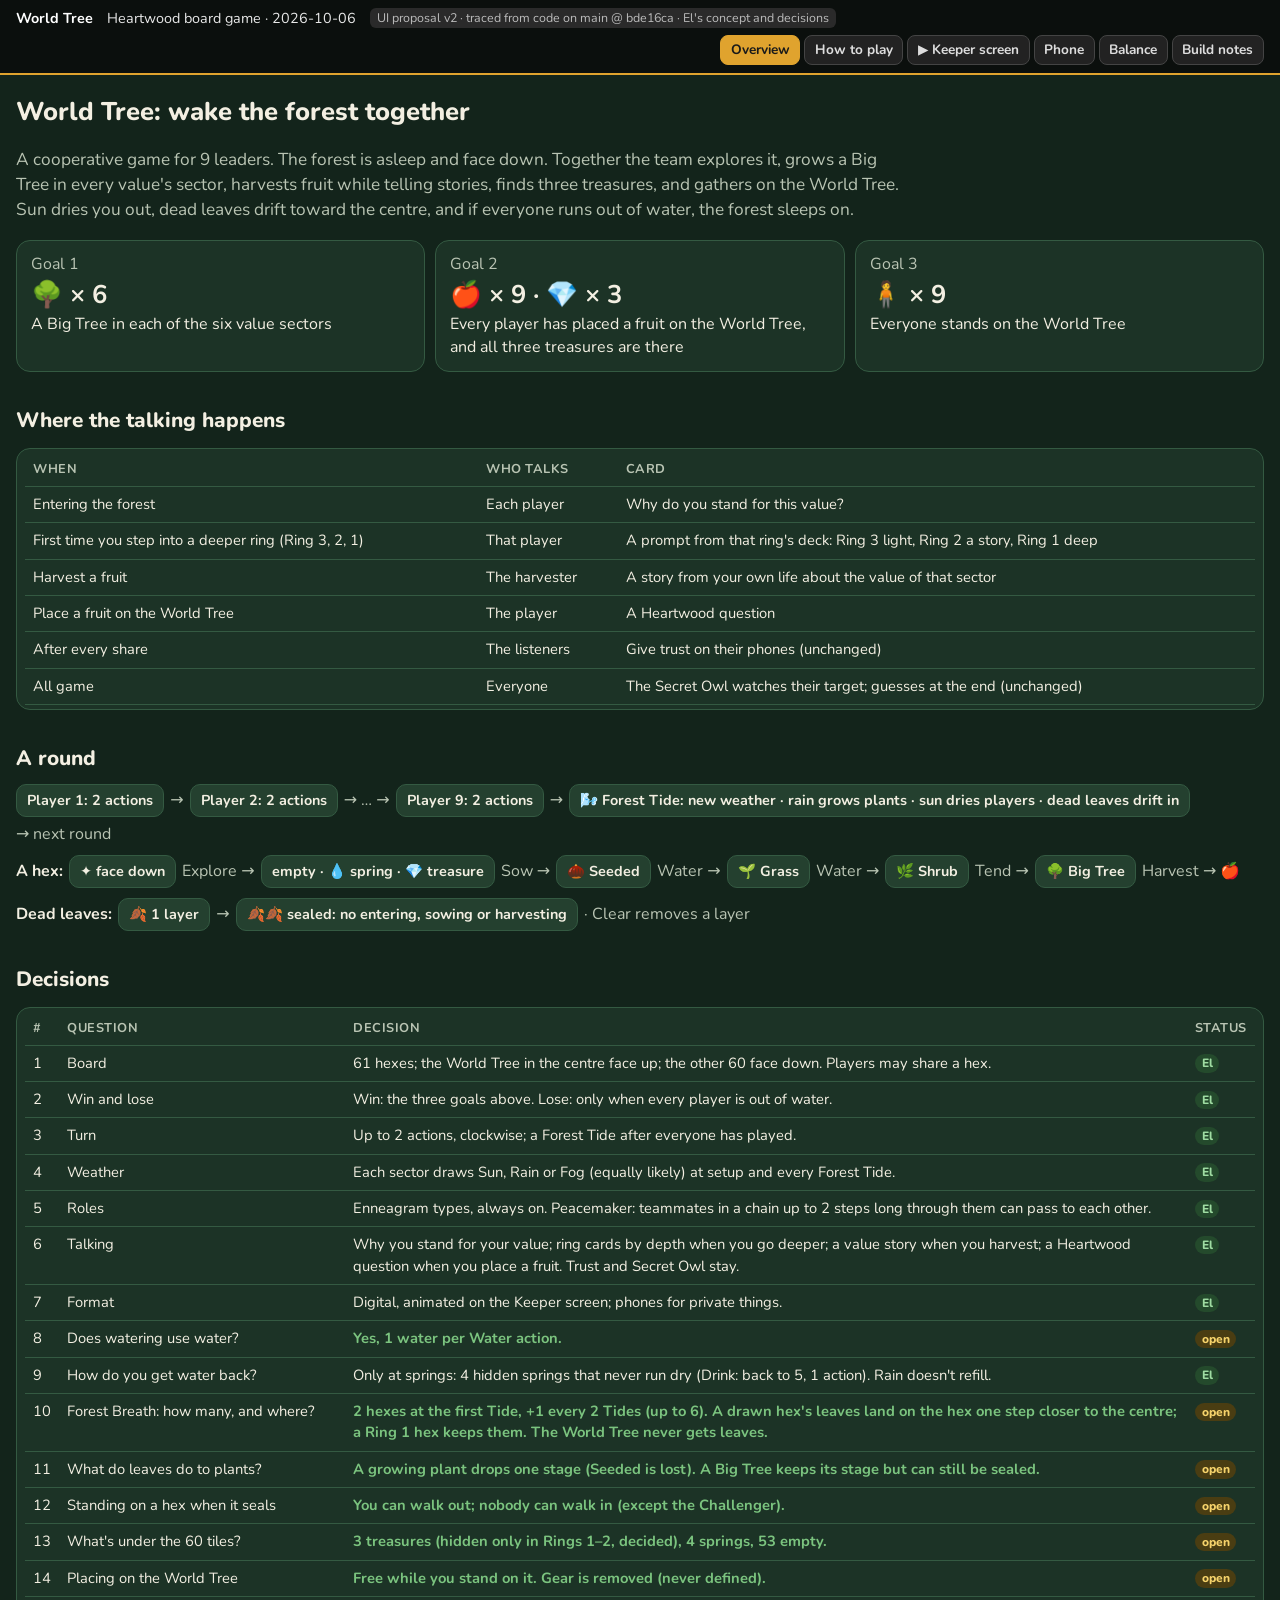
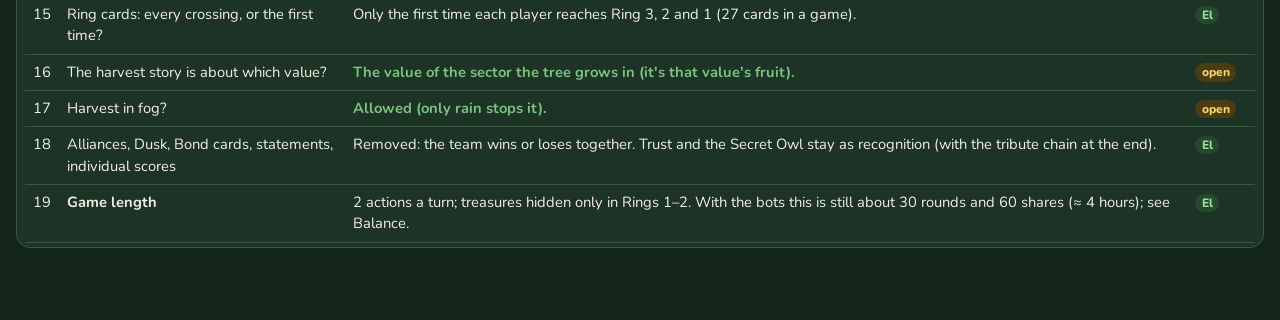
<file: docs/plan/world-tree/ui-proposal.html>
<!doctype html>
<html lang="en"><head><meta charset="utf-8"><meta name="viewport" content="width=device-width, initial-scale=1">
<title>World Tree</title>
<link href="https://fonts.googleapis.com/css2?family=Nunito:wght@400;600;700;800&display=swap" rel="stylesheet">
<style>
/* Product tokens, copied from web/style.css:1-5 (Heartwood is dark-only on the projector and phones). */
:root { --bg:#13241b; --panel:#1c3326; --panel2:#24402f; --ink:#f3efe2; --muted:#b9c4b3; --accent:#e0a32e; --good:#7bc47f; --bad:#e57373; --line:#345a42;
  --water:#6fb7ff; --pbar:#0b0f0d; }
* { box-sizing:border-box }
body { margin:0; background:var(--bg); color:var(--ink); font:16px/1.45 "Nunito",system-ui,-apple-system,sans-serif }
h1,h2,h3 { margin:0 0 .5em; font-weight:800 } h1 { font-size:1.6rem } h2 { font-size:1.3rem; margin-top:1.6em } h3 { font-size:1.05rem }
a { color:var(--accent) }
button { font:inherit; font-weight:700; border:0; border-radius:10px; padding:.55em .9em; cursor:pointer; background:var(--accent); color:#1a1a1a; margin:.2em .2em .2em 0 }
button.ghost { background:var(--panel2); color:var(--ink); border:1px solid var(--line) }
button:disabled { opacity:.38; cursor:default }
button.sel { outline:3px solid #fff }
.panel { background:var(--panel); border:1px solid var(--line); border-radius:14px; padding:14px; margin-bottom:12px }
.muted { color:var(--muted) } .good { color:var(--good) } .bad { color:var(--bad) }
.row { display:flex; gap:8px; flex-wrap:wrap; align-items:center }
.tier { display:inline-block; padding:.2em .7em; border-radius:99px; background:var(--panel2); font-weight:700; font-size:.9rem }
.log { font-size:.85rem; color:var(--muted); max-height:190px; overflow:auto } .log div { padding:2px 0; border-bottom:1px solid rgba(255,255,255,.05) }
.chip { display:inline-flex; align-items:center; gap:.35em; white-space:nowrap } .chip i { width:.8em; height:.8em; border-radius:50%; display:inline-block }
/* Proposal chrome: visibly not product UI */
.pbar { position:sticky; top:0; z-index:20; background:var(--pbar); color:#e8e8e8; border-bottom:2px solid var(--accent); padding:8px 16px; display:flex; flex-wrap:wrap; gap:6px 14px; align-items:center; font-size:.9rem }
.pbar b { color:#fff } .pbar .tag { background:#2a2a2a; border-radius:6px; padding:1px 7px; font-size:.78rem; color:#bbb }
.pbar nav { display:flex; flex-wrap:wrap; gap:4px; margin-left:auto }
.pbar nav button { background:#222; color:#ddd; border:1px solid #444; padding:.3em .7em; font-size:.85rem; border-radius:8px; margin:0 }
.pbar nav button.on { background:var(--accent); color:#1a1a1a; border-color:var(--accent) }
section.state { display:none; max-width:84rem; margin:0 auto; padding:18px 16px 60px } section.state.on { display:block }
.lead { font-size:1.08rem; color:var(--muted); max-width:56rem }
table { width:100%; border-collapse:collapse; font-size:.92rem } th,td { text-align:left; padding:7px 8px; border-bottom:1px solid var(--line); vertical-align:top }
th { color:var(--muted); font-weight:700; font-size:.8rem; text-transform:uppercase; letter-spacing:.04em }
.tw { overflow-x:auto; background:var(--panel); border:1px solid var(--line); border-radius:14px; padding:4px 8px; margin:.8em 0 }
.st { font-size:.75rem; font-weight:800; padding:.1em .55em; border-radius:99px; white-space:nowrap }
.st.settled { background:#244a2c; color:#9fdca2 } .st.open { background:#4a3d12; color:#f6d36b } .st.deferred { background:#333; color:#bbb }
.rec { color:var(--good); font-weight:700 }
.note { display:inline-grid; place-items:center; width:1.35em; height:1.35em; border-radius:50%; background:var(--accent); color:#1a1a1a; font-size:.72rem; font-weight:800; vertical-align:middle; margin-left:.3em; cursor:help }
ol.notes { padding-left:1.4em } ol.notes li { margin:.35em 0 } code { font-size:.86em; background:#0f1d16; padding:.05em .35em; border-radius:5px; color:#d8e6d6 }
.grid2 { display:grid; grid-template-columns:repeat(auto-fit,minmax(min(100%,24rem),1fr)); gap:14px }
.grid3 { display:grid; grid-template-columns:repeat(auto-fit,minmax(min(100%,16rem),1fr)); gap:12px }
.flow { display:flex; flex-wrap:wrap; gap:6px; align-items:center; margin:.6em 0 } .flow span { background:var(--panel2); border:1px solid var(--line); border-radius:10px; padding:.35em .7em; font-weight:700; font-size:.9rem } .flow em { color:var(--muted); font-style:normal }
.big3 { display:grid; grid-template-columns:repeat(auto-fit,minmax(min(100%,15rem),1fr)); gap:10px; margin:1em 0 }
.big3 div { background:var(--panel); border:1px solid var(--line); border-radius:14px; padding:12px 14px } .big3 b { font-size:1.6rem; display:block }
/* Keeper screen */
.shell { border:1px solid var(--line); border-radius:16px; padding:14px; background:#0f1d16 }
.crumbs { font-size:.8rem; color:var(--muted); margin-bottom:8px }
.keeper { display:grid; grid-template-columns:minmax(0,1.35fr) minmax(320px,1fr); gap:16px }
@media (max-width:860px) { .keeper { grid-template-columns:1fr } }
.boardwrap { position:relative }
svg.board { width:100%; height:auto; display:block; overflow:visible }
.hex .base { stroke:#0c1711; stroke-width:2 }
.hex .tint { transition:fill .9s, fill-opacity .9s; pointer-events:none }
.hex .cover { transform-box:fill-box; transform-origin:center; pointer-events:none }
.hex.hl .base { stroke:#fff; stroke-width:3.5; cursor:pointer }
.hex.hl:hover .base { fill-opacity:1 }
.hex.sealed .base { stroke:#8a5a2b; stroke-width:3; stroke-dasharray:4 3 }
.ico { text-anchor:middle; dominant-baseline:middle; pointer-events:none }
.rim { font-size:12px; font-weight:800; dominant-baseline:middle; pointer-events:none }
.pawn { transition:transform .45s cubic-bezier(.3,.7,.3,1) }
.pawn circle { stroke:#fff; stroke-width:1.6 } .pawn.cur circle { stroke-width:3; filter:drop-shadow(0 0 4px #fff) }
.pawn text { font-size:7.5px; font-weight:800; fill:#fff; text-anchor:middle; dominant-baseline:central; paint-order:stroke; stroke:rgba(0,0,0,.6); stroke-width:1.6px; pointer-events:none }
.fx { pointer-events:none; text-anchor:middle; dominant-baseline:middle }
.overlay { position:absolute; inset:0; display:flex; align-items:center; justify-content:center; background:rgba(8,16,11,.55); border-radius:12px; padding:12px }
.overlay[hidden] { display:none }
.card { background:#f6efdc; color:#1d2a22; border-radius:16px; padding:18px 20px; max-width:30rem; box-shadow:0 12px 40px rgba(0,0,0,.5); animation:pop .35s ease-out }
.card .kind { font-size:.78rem; font-weight:800; letter-spacing:.08em; text-transform:uppercase; color:#7a4b2a }
.card .q { font-size:1.4rem; font-weight:800; line-height:1.25; margin:.35em 0 .5em }
.card .who { color:#4b5a50; font-weight:700 }
.card button { background:#0A4F29; color:#fff }
@keyframes pop { from { transform:scale(.85); opacity:0 } to { transform:none; opacity:1 } }
.goals { display:grid; grid-template-columns:repeat(4,1fr); gap:6px; text-align:center } .goals div { background:var(--panel2); border-radius:10px; padding:6px 4px; font-size:.82rem } .goals b { display:block; font-size:1.1rem } .goals .ok { outline:2px solid var(--good) }
.wx { display:grid; grid-template-columns:repeat(6,1fr); gap:4px; text-align:center; font-size:.75rem } .wx div { background:var(--panel2); border-radius:8px; padding:4px 2px } .wx b { display:block; font-size:1.15rem }
.acts { display:grid; grid-template-columns:repeat(auto-fill,minmax(7.4rem,1fr)); gap:4px } .acts button { margin:0; padding:.5em .4em; font-size:.88rem }
.dots { letter-spacing:.15em; color:var(--accent); font-size:1.1rem }
.plist div { display:flex; justify-content:space-between; gap:8px; padding:3px 6px; border-radius:8px; font-size:.9rem } .plist div.cur { background:var(--panel2) }
.peek { background:#1d2a3a; border-left:4px solid var(--water); border-radius:8px; padding:.5em .7em; margin:.4em 0; font-size:.9rem }
.legend { display:flex; flex-wrap:wrap; gap:4px 14px; justify-content:center; font-size:.8rem; color:var(--muted); margin-top:6px }
/* Phone */
.phone { width:min(100%,390px); margin:0 auto; border:10px solid #000; border-radius:34px; background:var(--bg); padding:16px; min-height:540px }
.phone .big { font-size:1.15rem; font-weight:800 }
.phone .stat { display:flex; gap:10px; font-size:1.1rem; font-weight:800; margin:.4em 0 }
.phone .opt { padding:.55em .7em; border:1px solid var(--line); border-radius:10px; margin:.35em 0; background:var(--panel) }
</style></head>
<body>
<div class="pbar">
  <b>World Tree</b><span>Heartwood board game · 2026-10-06</span><span class="tag">UI proposal v2 · traced from code on main @ bde16ca · El's concept and decisions</span>
  <nav>
    <button data-tab="overview" class="on">Overview</button>
    <button data-tab="rules">How to play</button>
    <button data-tab="play">▶ Keeper screen</button>
    <button data-tab="phone">Phone</button>
    <button data-tab="balance">Balance</button>
    <button data-tab="build">Build notes</button>
  </nav>
</div>

<!-- ============ OVERVIEW ============ -->
<section class="state on" id="overview">
  <h1>World Tree: wake the forest together</h1>
  <p class="lead">A cooperative game for 9 leaders. The forest is asleep and face down. Together the team explores it, grows a Big Tree in every value's sector, harvests fruit while telling stories, finds three treasures, and gathers on the World Tree. Sun dries you out, dead leaves drift toward the centre, and if everyone runs out of water, the forest sleeps on.</p>
  <div class="big3">
    <div><span class="muted">Goal 1</span><b>🌳 × 6</b>A Big Tree in each of the six value sectors</div>
    <div><span class="muted">Goal 2</span><b>🍎 × 9 · 💎 × 3</b>Every player has placed a fruit on the World Tree, and all three treasures are there</div>
    <div><span class="muted">Goal 3</span><b>🧍 × 9</b>Everyone stands on the World Tree</div>
  </div>
  <h2>Where the talking happens</h2>
  <div class="tw"><table>
    <tr><th>When</th><th>Who talks</th><th>Card</th></tr>
    <tr><td>Entering the forest</td><td>Each player</td><td>Why do you stand for this value?</td></tr>
    <tr><td>First time you step into a deeper ring (Ring 3, 2, 1)</td><td>That player</td><td>A prompt from that ring's deck: Ring 3 light, Ring 2 a story, Ring 1 deep</td></tr>
    <tr><td>Harvest a fruit</td><td>The harvester</td><td>A story from your own life about the value of that sector</td></tr>
    <tr><td>Place a fruit on the World Tree</td><td>The player</td><td>A Heartwood question</td></tr>
    <tr><td>After every share</td><td>The listeners</td><td>Give trust on their phones (unchanged)</td></tr>
    <tr><td>All game</td><td>Everyone</td><td>The Secret Owl watches their target; guesses at the end (unchanged)</td></tr>
  </table></div>
  <h2>A round</h2>
  <div class="flow"><span>Player 1: 2 actions</span><em>→</em><span>Player 2: 2 actions</span><em>→ … →</em><span>Player 9: 2 actions</span><em>→</em><span>🌬️ Forest Tide: new weather · rain grows plants · sun dries players · dead leaves drift in</span><em>→ next round</em></div>
  <div class="flow"><b>A hex:</b><span>✦ face down</span><em>Explore →</em><span>empty · 💧 spring · 💎 treasure</span><em>Sow →</em><span>🌰 Seeded</span><em>Water →</em><span>🌱 Grass</span><em>Water →</em><span>🌿 Shrub</span><em>Tend →</em><span>🌳 Big Tree</span><em>Harvest → 🍎</em></div>
  <div class="flow"><b>Dead leaves:</b><span>🍂 1 layer</span><em>→</em><span>🍂🍂 sealed: no entering, sowing or harvesting</span><em>· Clear removes a layer</em></div>

  <h2>Decisions</h2>
  <div class="tw"><table>
    <tr><th>#</th><th>Question</th><th>Decision</th><th>Status</th></tr>
    <tr><td>1</td><td>Board</td><td>61 hexes; the World Tree in the centre face up; the other 60 face down. Players may share a hex.</td><td><span class="st settled">El</span></td></tr>
    <tr><td>2</td><td>Win and lose</td><td>Win: the three goals above. Lose: only when every player is out of water.</td><td><span class="st settled">El</span></td></tr>
    <tr><td>3</td><td>Turn</td><td>Up to 2 actions, clockwise; a Forest Tide after everyone has played.</td><td><span class="st settled">El</span></td></tr>
    <tr><td>4</td><td>Weather</td><td>Each sector draws Sun, Rain or Fog (equally likely) at setup and every Forest Tide.</td><td><span class="st settled">El</span></td></tr>
    <tr><td>5</td><td>Roles</td><td>Enneagram types, always on. Peacemaker: teammates in a chain up to 2 steps long through them can pass to each other.</td><td><span class="st settled">El</span></td></tr>
    <tr><td>6</td><td>Talking</td><td>Why you stand for your value; ring cards by depth when you go deeper; a value story when you harvest; a Heartwood question when you place a fruit. Trust and Secret Owl stay.</td><td><span class="st settled">El</span></td></tr>
    <tr><td>7</td><td>Format</td><td>Digital, animated on the Keeper screen; phones for private things.</td><td><span class="st settled">El</span></td></tr>
    <tr><td>8</td><td>Does watering use water?</td><td class="rec">Yes, 1 water per Water action.</td><td><span class="st open">open</span></td></tr>
    <tr><td>9</td><td>How do you get water back?</td><td>Only at springs: 4 hidden springs that never run dry (Drink: back to 5, 1 action). Rain doesn't refill.</td><td><span class="st settled">El</span></td></tr>
    <tr><td>10</td><td>Forest Breath: how many, and where?</td><td class="rec">2 hexes at the first Tide, +1 every 2 Tides (up to 6). A drawn hex's leaves land on the hex one step closer to the centre; a Ring 1 hex keeps them. The World Tree never gets leaves.</td><td><span class="st open">open</span></td></tr>
    <tr><td>11</td><td>What do leaves do to plants?</td><td class="rec">A growing plant drops one stage (Seeded is lost). A Big Tree keeps its stage but can still be sealed.</td><td><span class="st open">open</span></td></tr>
    <tr><td>12</td><td>Standing on a hex when it seals</td><td class="rec">You can walk out; nobody can walk in (except the Challenger).</td><td><span class="st open">open</span></td></tr>
    <tr><td>13</td><td>What's under the 60 tiles?</td><td class="rec">3 treasures (hidden only in Rings 1–2, decided), 4 springs, 53 empty.</td><td><span class="st open">open</span></td></tr>
    <tr><td>14</td><td>Placing on the World Tree</td><td class="rec">Free while you stand on it. Gear is removed (never defined).</td><td><span class="st open">open</span></td></tr>
    <tr><td>15</td><td>Ring cards: every crossing, or the first time?</td><td>Only the first time each player reaches Ring 3, 2 and 1 (27 cards in a game).</td><td><span class="st settled">El</span></td></tr>
    <tr><td>16</td><td>The harvest story is about which value?</td><td class="rec">The value of the sector the tree grows in (it's that value's fruit).</td><td><span class="st open">open</span></td></tr>
    <tr><td>17</td><td>Harvest in fog?</td><td class="rec">Allowed (only rain stops it).</td><td><span class="st open">open</span></td></tr>
    <tr><td>18</td><td>Alliances, Dusk, Bond cards, statements, individual scores</td><td>Removed: the team wins or loses together. Trust and the Secret Owl stay as recognition (with the tribute chain at the end).</td><td><span class="st settled">El</span></td></tr>
    <tr><td>19</td><td><b>Game length</b></td><td>2 actions a turn; treasures hidden only in Rings 1–2. With the bots this is still about 30 rounds and 60 shares (≈ 4 hours); see Balance.</td><td><span class="st settled">El</span></td></tr>
  </table></div>
</section>

<!-- ============ RULES ============ -->
<section class="state" id="rules">
  <h1>How to play World Tree</h1>
  <p class="lead">El's concept, written out as one set of rules. <span class="st open">default</span> marks a rule the concept didn't say; each one is a decision on the Overview you can change.</p>
  <div class="grid2">
    <div class="panel">
      <h3>Setup</h3>
      <ul>
        <li>61 hexes in 4 rings around the World Tree. Six lines from the centre split the forest into six sectors, one per ZERAOS value (10 hexes each).</li>
        <li>The World Tree is face up. The other 60 are face down: 3 treasures, hidden only in Rings 1–2; 4 springs that never run dry; 53 empty <span class="st open">default counts</span>.</li>
        <li>Each sector draws its weather.</li>
        <li>In turn, each player chooses the value they stand for, places their pawn on Ring 4 of that sector, and <b>says why</b>.</li>
        <li>Everyone starts with 4 water (5 at most). The Keeper gives each player Enneagram types; the Secret Owl loop is dealt.</li>
      </ul>
      <h3>Your turn: up to 2 actions</h3>
      <table>
        <tr><td><b>Move</b></td><td>To a hex next to you that isn't sealed. Not at 0 water. Stepping into a deeper ring for the first time draws that ring's card.</td></tr>
        <tr><td><b>Explore</b></td><td>Flip the face-down hex you stand on. 2 actions in fog.</td></tr>
        <tr><td><b>Sow</b></td><td>Seed the empty explored hex you stand on.</td></tr>
        <tr><td><b>Water</b></td><td>Seeded → Grass, Grass → Shrub. Uses 1 water <span class="st open">default</span>.</td></tr>
        <tr><td><b>Tend</b></td><td>Shrub → Big Tree.</td></tr>
        <tr><td><b>Clear</b></td><td>Remove 1 layer of dead leaves from your hex or one next to you. 2 actions in rain.</td></tr>
        <tr><td><b>Harvest</b></td><td>Take 1 fruit from the Big Tree you stand on (carry 2 at most); <b>tell a story about that sector's value</b>. Not in rain. Once per tree between Tides.</td></tr>
        <tr><td><b>Take treasure</b></td><td>From a revealed treasure hex (carry 1 at most).</td></tr>
        <tr><td><b>Drink</b></td><td>At a revealed spring: back to 5 water. Springs never run dry; they are the only way to get water back.</td></tr>
      </table>
      <p><b>Free, any time:</b> pass water, fruit or treasure to someone on your hex. On the World Tree, place fruit (<b>answer a Heartwood question</b>) and treasures.</p>
    </div>
    <div class="panel">
      <h3>Weather (per sector)</h3>
      <table>
        <tr><td>☀️ <b>Sun</b></td><td>Everything works. At the Tide, players here who aren't on a Big Tree lose 1 water.</td></tr>
        <tr><td>🌧️ <b>Rain</b></td><td>At the Tide, Seeded and Grass grow one stage by themselves. No harvest. Clearing costs 2 actions. Nobody loses water.</td></tr>
        <tr><td>🌫️ <b>Fog</b></td><td>Explore costs 2 actions. The Enthusiast can't take their double step.</td></tr>
      </table>
      <h3>🌬️ Forest Tide (after every round)</h3>
      <ol>
        <li>Each sector draws new weather.</li>
        <li>Rain grows plants (it doesn't refill anyone); sun dries players who aren't on a Big Tree.</li>
        <li><b>Forest Breath:</b> 2 hexes at first, +1 every 2 Tides (6 at most) <span class="st open">default</span>. Each drawn hex blows a layer of dead leaves one step toward the centre. A plant that gets leaves drops a stage (a Big Tree doesn't) <span class="st open">default</span>. Two layers seal a hex.</li>
      </ol>
      <h3>Roles (Enneagram, always on)</h3>
      <table id="roleTable"></table>
      <h3>The end</h3>
      <p>🌳 The forest <b>wakes</b> the moment all three goals are met. Then the Secret Owl guesses, the tribute chain, and trust. 💧 If every player is at 0 water, the forest sleeps on.</p>
    </div>
  </div>
  <h2>Prompt decks by depth</h2>
  <p class="muted">Today's 90 value prompts, regrouped by depth instead of by value (<code>content.go</code> RegionCards: Seed / Sapling / Oak). Three samples of each:</p>
  <div class="tw"><table id="deckTable"><tr><th>Deck</th><th>Samples</th></tr></table></div>
</section>

<!-- ============ KEEPER SCREEN ============ -->
<section class="state" id="play">
  <div class="shell">
    <div class="crumbs">heartwood.zera.edu.my › board.html?g=WORLD · Keeper screen on the projector · prototype: the Keeper taps for each player</div>
    <div class="keeper">
      <div>
        <div class="boardwrap">
          <svg class="board" id="svg"></svg>
          <div class="overlay" id="overlay" hidden></div>
        </div>
        <div class="legend"><span>✦ face down</span><span>🌰🌱🌿🌳 growing</span><span>💧 spring</span><span>💎 treasure</span><span>🍂 dead leaves · dashed: sealed</span><span>white outline: tap to move / act</span></div>
      </div>
      <div>
        <div class="panel">
          <div class="row" style="justify-content:space-between"><h1 id="title" style="margin:0">World Tree</h1><span class="muted" id="roundInfo"></span></div>
          <div class="goals" id="goals" style="margin-top:.6em"></div>
        </div>
        <div class="panel"><div class="row" style="justify-content:space-between;margin-bottom:.3em"><b>Weather</b><span class="muted" id="breathInfo"></span></div><div class="wx" id="wx"></div></div>
        <div class="panel" id="main"></div>
        <div class="panel"><h3>Players</h3><div class="plist" id="plist"></div></div>
        <div class="panel"><h3>Prototype controls</h3>
          <div class="row"><button class="ghost" data-bot="turn">🤖 Bot plays this turn</button><button class="ghost" data-bot="round">🤖 Bots play the round</button><button class="ghost" data-bot="end">🤖 Bots play to the end</button></div>
          <div class="row" style="margin-top:.4em"><button class="ghost" data-act="new">New game</button><span class="muted" style="font-size:.85rem">El's settings: 2 actions · springs only · treasures in Rings 1–2</span></div>
          <p class="muted" style="font-size:.84rem;margin:.4em 0 0">Prototype only: trust and the Secret Owl run on phones and aren't shown. Each player has one type (player 1 = Reformer … player 9 = Peacemaker); the Keeper can give 1–3 in the real lobby.</p>
        </div>
        <div class="panel"><h3>Trail log</h3><div class="log" id="log"></div></div>
      </div>
    </div>
  </div>
  <ol class="notes">
    <li>Same layout as today's board screen: board left, panels right (<code>web/board.html:10-37</code>); the Keeper acts for the player who speaks (<code>game.go:937</code>, <code>keeperActs</code> at <code>game.go:959</code>).</li>
    <li>Animation: pawns slide hex to hex, tiles flip when explored, plants pop as they grow, weather tints each sector, and at each Forest Tide the dead leaves drift in from where they blew.</li>
    <li>Cards pop up over the board for everyone to read; the Keeper taps “Done sharing” when the player finishes, and the phones open Give trust as they do today.</li>
    <li>Private role information (Individualist's peek, Investigator's forecast) goes to that player's phone; the prototype shows it in a blue “phone” box.</li>
  </ol>
</section>

<!-- ============ PHONE ============ -->
<section class="state" id="phone">
  <h1>Phone: your pack, your roles, your private looks</h1>
  <p class="lead">Phones stay down for the public play. They show what only you hold or see, and the two things you do privately: Give trust and the Secret Owl guess.</p>
  <div class="grid3">
    <div class="phone">
      <div class="muted" style="font-size:.8rem">play.html · lobby</div>
      <p class="big">Which value do you stand for?</p>
      <div class="opt">⭐ <b>Excellence</b> · Beyond expectation.</div>
      <p>Tell the table <b>why</b> while the Keeper places your pawn on Ring 4 of Excellence.</p>
      <p class="muted" style="font-size:.88rem">Your types (from the Keeper): <b>2 Helper</b> · <b>9 Peacemaker</b></p>
      <hr style="border-color:var(--line)">
      <p class="muted" style="font-size:.88rem">🦉 You are the Secret Owl of <b>Daniel</b>. Watch him quietly all game.</p>
    </div>
    <div class="phone">
      <div class="muted" style="font-size:.8rem">play.html · Wei Ling · in play</div>
      <div class="stat"><span style="color:var(--water)">💧 3/5</span><span>🍎 1/2</span><span>💎 0/1</span></div>
      <p class="muted" style="margin:0">Fruit placed: not yet · Rings reached: 3, 2</p>
      <div class="peek">📱 <b>Investigator</b>: the next Forest Breath hits 3 hexes in Resilience and Open-mindedness. Next weather in Sustainability: 🌧️ Rain.</div>
      <h3 style="margin-top:.8em">Your roles</h3>
      <div class="opt"><b>2 Helper</b>: Water, Tend or Clear a hex next to you without standing on it.</div>
      <div class="opt"><b>9 Peacemaker</b>: teammates in a chain up to 2 hexes long through you can pass things.</div>
    </div>
    <div class="phone">
      <div class="muted" style="font-size:.8rem">play.html · while Aisyah shares</div>
      <p class="big">Aisyah is telling a harvest story</p>
      <p class="muted">“Tell us a story from your own life about Resilience.”</p>
      <p>Give trust acorns 🌰 for what you heard:</p>
      <div class="row"><button>🌰 1</button><button class="ghost">🌰🌰 2</button></div>
      <p class="muted" style="font-size:.88rem">8 acorns left. Unchanged from today (<code>game.go:1072</code>).</p>
    </div>
  </div>
</section>

<!-- ============ BALANCE ============ -->
<section class="state" id="balance">
  <h1>Balance check: 9 players, 400 bot games per row</h1>
  <p class="lead"><b>El's settings</b> (highlighted): 2 actions, springs only, treasures in Rings 1–2. Team bots play the rules on this page: each grows a tree in their own sector, harvests, hunts treasure, helps dry teammates, then walks to the World Tree. Real players will plan better but talk longer. A game stopped at 40 rounds counts as “stalled”.</p>
  <div class="tw"><table><tr><th>Settings</th><th>Won</th><th>Lost (dry)</th><th>Stalled</th><th>Rounds</th><th>All trees · fruit · treasure by round</th><th>Shares</th><th>≈ minutes</th></tr><tr><td>As first proposed: 2 actions, rain +1 water, 4 springs, Breath 2 (+1 every 2 Tides)</td><td><b>98%</b></td><td>0%</td><td>2%</td><td>28.1</td><td>6 · 14 · 25</td><td>59</td><td>235</td></tr><tr><td>2 actions, springs only, treasures anywhere</td><td><b>41%</b></td><td>24%</td><td>35%</td><td>32.8</td><td>7 · 16 · 29</td><td>60</td><td>259</td></tr><tr style="background:#24402f"><td><b>El's settings:</b> 2 actions, springs only, treasures in Rings 1–2 <span class="st settled">chosen</span></td><td><b>53%</b></td><td>28%</td><td>20%</td><td>29.7</td><td>7 · 17 · 25</td><td>61</td><td>241</td></tr><tr><td>No refill at all</td><td><b>1%</b></td><td>96%</td><td>3%</td><td>15.7</td><td>5 · 9 · 14</td><td>57</td><td>167</td></tr><tr><td>Harsher Breath: 3, +1 every tide</td><td><b>97%</b></td><td>0%</td><td>3%</td><td>29.1</td><td>6 · 14 · 26</td><td>60</td><td>242</td></tr><tr><td>Gentler Breath: 1, +1 every 3 tides</td><td><b>97%</b></td><td>0%</td><td>3%</td><td>26.9</td><td>6 · 13 · 24</td><td>59</td><td>229</td></tr><tr><td>Treasures only in Rings 1-2 (players know)</td><td><b>99%</b></td><td>0%</td><td>1%</td><td>23.3</td><td>5 · 13 · 20</td><td>60</td><td>210</td></tr><tr><td>3 actions a turn</td><td><b>100%</b></td><td>0%</td><td>0%</td><td>17.2</td><td>4 · 10 · 16</td><td>61</td><td>216</td></tr><tr><td>3 actions, springs only</td><td><b>92%</b></td><td>6%</td><td>2%</td><td>20.9</td><td>5 · 12 · 18</td><td>62</td><td>237</td></tr><tr><td>3 actions, springs only, treasures in Rings 1-2</td><td><b>87%</b></td><td>7%</td><td>6%</td><td>16.2</td><td>4 · 10 · 14</td><td>62</td><td>206</td></tr><tr><td>3 actions, springs only, Breath 3 +1 every tide</td><td><b>90%</b></td><td>7%</td><td>3%</td><td>22.1</td><td>5 · 12 · 20</td><td>62</td><td>246</td></tr></table></div>
  <p class="muted">Minutes = shares × 1.5 + actions × 15 s + 1.5 per Forest Tide. Shares = why / ring cards / harvest stories / Heartwood questions.</p>
  <h2>What the numbers say for El's settings</h2>
  <ol class="notes">
    <li><b>A real challenge:</b> the bots wake the forest in about half the games (53%), run dry in 28%, and 20% are still going at round 40. Real teams that plan together should do better than the bots.</li>
    <li><b>Still long:</b> about 30 rounds. All six Big Trees by round 7, every fruit placed by round 17, the third treasure by round 25, then everyone walks to the World Tree. Most actions are moves (1 hex each).</li>
    <li><b>The talking:</b> 9 whys, 27 ring cards, ~15 harvest stories, ~10 Heartwood questions: about 60 shares, roughly 90 minutes on their own. In total ≈ 4 hours at the assumed pace.</li>
    <li><b>If it runs too long in a playtest,</b> the strongest lever is 3 actions a turn (about 16 rounds with treasures in Rings 1–2). Forest Breath settings barely change the result.</li>
  </ol>
</section>

<!-- ============ BUILD NOTES ============ -->
<section class="state" id="build">
  <h1>Build notes</h1>
  <h2>What stays from today's app</h2>
  <div class="tw"><table>
    <tr><th>Part</th><th>Where</th><th>Use</th></tr>
    <tr><td>Lobby, join, colours, QR, rejoin codes, Keeper link</td><td><code>main.go</code>, <code>web/index.html</code>, <code>web/play.html</code></td><td>As is</td></tr>
    <tr><td>Live updates (WebSocket per screen, versioned views, heartbeat)</td><td><code>main.go:362</code>, <code>web/common.js</code></td><td>As is; add an event list to each view so the Keeper screen can animate what changed</td></tr>
    <tr><td>Keeper acts for a player</td><td><code>game.go:937</code>, <code>keeperActs</code> <code>game.go:959</code></td><td>New action names (move, explore, sow, water, tend, clear, harvest, take, drink, offer, pass)</td></tr>
    <tr><td>Enneagram types per player (1–3)</td><td><code>game.go:315</code> <code>assignPowers</code></td><td>As is; the nine effects are new</td></tr>
    <tr><td>Trust acorns</td><td><code>game.go:351</code>, <code>game.go:1072</code></td><td>After every share, as today</td></tr>
    <tr><td>Secret Owl loop and guess</td><td><code>game.go:357</code>, <code>game.go:826</code></td><td>As is</td></tr>
    <tr><td>Prompts</td><td><code>content.go</code> RegionCards, HeartwoodCards</td><td>Regrouped into Ring 3 / 2 / 1 decks; 6 harvest lines; more Heartwood questions (9+ fruit means 6 isn't enough)</td></tr>
  </table></div>
  <h2>What's new or replaced</h2>
  <div class="tw"><table>
    <tr><th>Part</th><th>Today</th><th>World Tree</th></tr>
    <tr><td>Map</td><td><code>game.go:170</code> 3 rings, 37 hexes</td><td>4 rings, 61 hexes; tiles with kind, face up/down, stage, leaves</td></tr>
    <tr><td>Turn</td><td>move → discover → share (<code>game.go:1140</code>)</td><td>2 actions from the list; shares queue up and pause play</td></tr>
    <tr><td>Round end</td><td>Dusk (<code>game.go:500</code>)</td><td>Forest Tide: weather, growth, drying, Forest Breath</td></tr>
    <tr><td>End</td><td>Alliance stories, scores (<code>game.go:879</code>)</td><td>Wake check after every action; lose check; Secret Owl, tribute, trust</td></tr>
    <tr><td>Removed</td><td colspan="2">Seasons, ring locks, discoveries, Squirrel, alliances, Dusk, Bond cards, statements, points</td></tr>
    <tr><td>Board drawing</td><td><code>web/common.js:177</code> redraws the SVG</td><td>Persistent SVG with animated pawns, tile flips, weather tints, leaf drift (this prototype's code)</td></tr>
    <tr><td>Tests and sim</td><td><code>game_test.go</code>, <code>sim_test.go</code></td><td>Port this page's engine and team bot to Go (<code>make sim</code>)</td></tr>
    <tr><td>Rules pages</td><td><code>web/howto.html</code>, <code>web/wiki.html</code></td><td>Rewrite</td></tr>
  </table></div>
  <h2>Phases</h2>
  <ol><li>Rules engine in Go with tests and the 9-player sim.</li><li>Keeper screen with animation; phone views.</li><li>Prompt decks by depth, harvest lines, more Heartwood questions.</li><li>How to play and wiki.</li></ol>
  <p class="muted">Deploying it replaces the current game; games in progress would be lost.</p>
  <h2>Still unverified</h2>
  <ul><li>Real playing time with 9 people; the estimate assumes 1.5 minutes a story and 15 seconds an action.</li><li>How well real teams plan compared with the bots (likely better, so more wins and fewer rounds).</li><li>Whether 61 hexes and 9 pawns stay readable on the projector.</li></ul>
</section>

<script>
function show(id) { document.querySelectorAll('section.state').forEach(s => s.classList.toggle('on', s.id === id));
  document.querySelectorAll('.pbar nav button').forEach(b => b.classList.toggle('on', b.dataset.tab === id)); history.replaceState(null, '', '#' + id); window.scrollTo(0, 0); }
document.querySelectorAll('.pbar nav button').forEach(b => b.onclick = () => show(b.dataset.tab));
if (location.hash && document.getElementById(location.hash.slice(1))) show(location.hash.slice(1));
</script>
<script>
/* The prototype: the rules engine (the same one the balance sim runs) and the Keeper screen. */
// World Tree: rules engine for the proposal's Keeper-screen prototype and the balance sim.
// Cooperative: the team wakes the forest, or everyone runs out of water.
const Forest = (() => {
  const VALUES = [
    { l: 'Z', name: 'Zealous', icon: '☀️', color: '#e0703a', tagline: 'Be zealous, not jealous.' },
    { l: 'E', name: 'Excellence', icon: '⭐', color: '#e0a32e', tagline: 'Beyond expectation.' },
    { l: 'R', name: 'Resilience', icon: '🎋', color: '#c8463f', tagline: 'Anti-fragile.' },
    { l: 'A', name: 'Authenticity', icon: '🪞', color: '#cf6f97', tagline: 'Inclusive education.' },
    { l: 'O', name: 'Open-mindedness', icon: '💡', color: '#4f74b0', tagline: 'Growth mindset.' },
    { l: 'S', name: 'Sustainability', icon: '🌍', color: '#3f9e9a', tagline: 'Start with the end in mind.' },
  ];
  const STAGES = ['', 'Seeded', 'Grass', 'Shrub', 'Big Tree'];
  const STAGE_ICON = ['', '🌰', '🌱', '🌿', '🌳'];
  const WEATHER = { sun: ['☀️', 'Sun'], rain: ['🌧️', 'Rain'], fog: ['🌫️', 'Fog'] };
  const TYPES = ['', 'Reformer', 'Helper', 'Achiever', 'Individualist', 'Investigator', 'Loyalist', 'Enthusiast', 'Challenger', 'Peacemaker'];
  const ROLE_TEXT = ['',
    'When you Clear, remove 2 layers (still 1 action in rain).',
    'Water, Tend or Clear a hex next to you without standing on it.',
    'After you Sow, the hex grows straight to Grass.',
    'When you Explore, also peek at one unexplored hex next to you.',
    'See which hexes the next Forest Breath will hit; once a round, see one sector\'s next weather.',
    'Plants on your hex and next to you are safe from dead leaves.',
    'One Move a turn may be 2 hexes (not in fog, not through sealed hexes).',
    'You may enter sealed hexes, and bring one teammate from your hex when you Move.',
    'Teammates in a chain up to 2 hexes long through you can pass things to each other.'];
  const MAX_WATER = 5, START_WATER = 4, MAX_FRUIT = 2;
  const DIRS = [[1, 0], [1, -1], [0, -1], [-1, 0], [-1, 1], [0, 1]];

  function buildHexes(R) {
    const hs = [{ q: 0, r: 0, ring: 0, sector: -1 }];
    for (let k = 1; k <= R; k++) {
      let q = DIRS[4][0] * k, r = DIRS[4][1] * k;
      for (let side = 0; side < 6; side++)
        for (let s = 0; s < k; s++) {
          hs.push({ q, r, ring: k, sector: (3 - side + 6) % 6 });
          q += DIRS[side][0]; r += DIRS[side][1];
        }
    }
    return hs;
  }
  function rng(seed) { let s = seed >>> 0 || 1; return () => ((s = (s * 1664525 + 1013904223) >>> 0) / 4294967296); }

  // o: {rand, springs, rainRefill, breathStart, breathEvery, types:[[...] per player]}
  function newGame(names, o = {}) {
    const rand = o.rand || Math.random;
    const hexes = buildHexes(4), at = {};
    hexes.forEach((h, i) => (at[h.q + ',' + h.r] = i));
    const adj = hexes.map(h => DIRS.map(([dq, dr]) => at[(h.q + dq) + ',' + (h.r + dr)]).filter(i => i !== undefined));
    const springs = o.springs ?? 4;
    const kinds = Array(60).fill('empty');
    for (let k = 0; k < springs; k++) kinds[k] = 'spring';
    shuffle(kinds, rand);
    // Treasures hide anywhere, or only in the rings listed in o.treasureRings.
    const spots = shuffle(hexes.map((h, i) => i).filter(i => i > 0 && (!o.treasureRings || o.treasureRings.includes(hexes[i].ring))), rand);
    for (const i of spots.slice(0, 3)) kinds[i - 1] = 'treasure';
    const tiles = hexes.map((h, i) => i === 0 ? null : { kind: kinds[i - 1], up: false, stage: 0, leaves: 0, treasure: kinds[i - 1] === 'treasure', harvested: false });
    const g = {
      hexes, adj, tiles, rand, log: [], events: [],
      actionsPerTurn: o.actionsPerTurn ?? 2, exploreWide: !!o.exploreWide, treasureRings: o.treasureRings || null,
      rainRefill: o.rainRefill ?? true, breathStart: o.breathStart ?? 2, breathEvery: o.breathEvery ?? 2, breathMax: o.breathMax ?? 6,
      players: names.map((nm, i) => ({ id: i, name: nm, color: o.colors?.[i] || '#888', value: -1, pos: -1, water: START_WATER,
        fruit: 0, treasure: 0, placed: 0, types: (o.types?.[i]) || [(i % 9) + 1], reached: {} })),
      weather: [], nextWeather: [], breath: [], tide: 0, round: 1,
      phase: 'enter', turnIdx: 0, turn: null, offered: { fruit: 0, treasure: 0 }, shares: [], result: null,
      stats: { actions: 0, shares: { why: 0, ring: 0, harvest: 0, heartwood: 0 } },
    };
    for (let s = 0; s < 6; s++) g.weather[s] = drawWeather(g);
    for (let s = 0; s < 6; s++) g.nextWeather[s] = drawWeather(g);
    g.breath = rollBreath(g);
    return g;
  }
  function shuffle(a, rand) { for (let i = a.length - 1; i > 0; i--) { const j = Math.floor(rand() * (i + 1)); [a[i], a[j]] = [a[j], a[i]]; } return a; }
  const drawWeather = g => ['sun', 'rain', 'fog'][Math.floor(g.rand() * 3)];
  const breathLevel = g => Math.min(g.breathMax, g.breathStart + Math.floor(g.tide / g.breathEvery));
  // The next Forest Breath is decided ahead, so the Investigator can see it: each pick is a hex, and its
  // dead leaves land one step toward the centre (a Ring 1 hex keeps them; the World Tree never gets any).
  function rollBreath(g) {
    const out = [];
    for (let k = 0; k < breathLevel(g); k++) {
      const from = 1 + Math.floor(g.rand() * 60), h = g.hexes[from];
      const inward = g.adj[from].filter(j => g.hexes[j].ring === h.ring - 1 && j !== 0);
      out.push({ from, to: inward.length ? inward[Math.floor(g.rand() * inward.length)] : from });
    }
    return out;
  }

  const cur = g => g.players[g.turnIdx];
  const has = (p, t) => p.types.includes(t);
  const wx = (g, i) => (i === 0 ? null : g.weather[g.hexes[i].sector]);
  const sealed = (g, i) => i !== 0 && g.tiles[i].leaves >= 2;
  const here = (g, i) => g.players.filter(p => p.pos === i);

  // ---- entering: choose a value, stand on Ring 4 of its sector, say why ----
  function enterSpots(g, value) { return g.hexes.map((h, i) => i).filter(i => g.hexes[i].ring === 4 && g.hexes[i].sector === value); }
  function enter(g, value, hex) {
    const p = cur(g);
    if (g.phase !== 'enter') throw new Error('the game has started');
    if (!enterSpots(g, value).includes(hex)) throw new Error('stand on the outer ring of your value\'s sector');
    p.value = value; p.pos = hex;
    share(g, 'why', p, `Why do you stand for ${VALUES[value].name}?`, VALUES[value].tagline);
    g.log.push(`${p.name} stands for ${VALUES[value].name}.`);
    if (++g.turnIdx >= g.players.length) { g.phase = 'turn'; g.turnIdx = 0; newTurn(g); g.log.push('Round 1.'); }
  }

  function share(g, kind, p, prompt, sub) { g.shares.push({ kind, pid: p.id, prompt, sub }); g.stats.shares[kind]++; }

  function newTurn(g) { g.turn = { pid: cur(g).id, actions: g.actionsPerTurn, enthusiast: false, investigated: false }; }

  function spend(g, n) {
    if (g.phase !== 'turn') throw new Error('not now');
    if (g.turn.actions < n) throw new Error(n > 1 ? `that costs ${n} actions here` : 'no actions left');
    g.turn.actions -= n; g.stats.actions += n;
  }

  // ---- actions ----
  function canEnterHex(g, p, j) { return !sealed(g, j) || has(p, 8); }
  function moveTargets(g, p) {
    if (p.water <= 0 || g.turn.actions < 1) return { one: [], two: [] };
    const one = g.adj[p.pos].filter(j => canEnterHex(g, p, j));
    let two = [];
    if (has(p, 7) && !g.turn.enthusiast && wx(g, p.pos) !== 'fog')
      for (const m of g.adj[p.pos].filter(j => !sealed(g, j) && wx(g, j) !== 'fog'))
        for (const j of g.adj[m]) if (j !== p.pos && !sealed(g, j) && wx(g, j) !== 'fog' && !one.includes(j) && !two.includes(j)) two.push(j);
    return { one, two };
  }
  function move(g, j, bring) {
    const p = cur(g), from = p.pos;
    if (p.water <= 0) throw new Error(`${p.name} has no water and can't move until someone gives 1`);
    const { one, two } = moveTargets(g, p);
    const double = !one.includes(j);
    if (!one.includes(j) && !two.includes(j)) throw new Error('move to a hex next to you (no sealed hexes)');
    let mate = null;
    if (bring != null) {
      mate = g.players[bring];
      if (!has(p, 8) || mate.pos !== from || mate === p) throw new Error('only a Challenger brings a teammate from their hex');
    }
    spend(g, 1);
    if (double) g.turn.enthusiast = true;
    p.pos = j;
    if (mate) mate.pos = j;
    g.log.push(`${p.name} moves${mate ? ` with ${mate.name}` : ''}.`);
    for (const x of mate ? [p, mate] : [p]) deeper(g, x, from, j);
    check(g);
  }
  // Crossing into a deeper ring draws that ring's prompt card, the first time each player reaches it.
  function deeper(g, p, from, to) {
    const r = g.hexes[to].ring;
    if (r >= 1 && r < g.hexes[from].ring && !p.reached[r]) { p.reached[r] = true; share(g, 'ring', p, null, r); }
  }
  function explore(g) {
    const p = cur(g), t = g.tiles[p.pos];
    if (!t || t.up) throw new Error('nothing to explore here');
    spend(g, wx(g, p.pos) === 'fog' ? 2 : 1);
    t.up = true;
    if (g.exploreWide) for (const j of g.adj[p.pos]) if (j && !g.tiles[j].up) { g.tiles[j].up = true; g.events.push({ type: 'flip', hex: j }); }
    const what = t.kind === 'treasure' ? 'a treasure! 💎' : t.kind === 'spring' ? 'a spring 💧' : 'an empty clearing';
    g.log.push(`${p.name} explores and finds ${what}.`);
    g.events.push({ type: 'flip', hex: p.pos });
    if (has(p, 4)) {
      const peek = g.adj[p.pos].find(j => j && !g.tiles[j].up);
      if (peek !== undefined) g.events.push({ type: 'peek', pid: p.id, hex: peek, kind: g.tiles[peek].kind });
    }
  }
  function sowable(t) { return t && t.up && t.kind !== 'spring' && !t.treasure && t.stage === 0 && t.leaves < 2; }
  function sow(g) {
    const p = cur(g), t = g.tiles[p.pos];
    if (!sowable(t)) throw new Error('sow on an explored, empty hex');
    spend(g, 1);
    t.stage = has(p, 3) ? 2 : 1;
    g.log.push(`${p.name} sows a seed${t.stage === 2 ? ' and it springs up as Grass' : ''}.`);
    g.events.push({ type: 'grow', hex: p.pos });
  }
  function reach(g, p, j) { // own hex, or next to you for a Helper
    if (j === p.pos) return true;
    if (has(p, 2) && g.adj[p.pos].includes(j)) return true;
    throw new Error('stand on it (a Helper can reach a hex next to them)');
  }
  function water(g, j = cur(g).pos) {
    const p = cur(g), t = g.tiles[j];
    reach(g, p, j);
    if (!t || (t.stage !== 1 && t.stage !== 2) || t.leaves >= 2) throw new Error('water a Seeded or Grass hex');
    if (p.water < 1) throw new Error(`${p.name} has no water`);
    spend(g, 1); p.water--; t.stage++;
    g.log.push(`${p.name} waters it: ${STAGES[t.stage]}.`);
    g.events.push({ type: 'grow', hex: j });
  }
  function tend(g, j = cur(g).pos) {
    const p = cur(g), t = g.tiles[j];
    reach(g, p, j);
    if (!t || t.stage !== 3 || t.leaves >= 2) throw new Error('tend a Shrub');
    spend(g, 1); t.stage = 4;
    g.log.push(`${p.name} tends the Shrub: a Big Tree in ${VALUES[g.hexes[j].sector].name}!`);
    g.events.push({ type: 'grow', hex: j });
    check(g);
  }
  function clear(g, j) {
    const p = cur(g), t = g.tiles[j];
    if (j !== p.pos && !g.adj[p.pos].includes(j)) throw new Error('clear your hex or one next to you');
    if (!t || !t.leaves) throw new Error('no dead leaves there');
    spend(g, wx(g, j) === 'rain' && !has(p, 1) ? 2 : 1);
    t.leaves = Math.max(0, t.leaves - (has(p, 1) ? 2 : 1));
    g.log.push(`${p.name} clears dead leaves.`);
    g.events.push({ type: 'clear', hex: j });
  }
  function harvest(g) {
    const p = cur(g), t = g.tiles[p.pos];
    if (!t || t.stage !== 4 || t.leaves >= 2) throw new Error('harvest from a Big Tree');
    if (wx(g, p.pos) === 'rain') throw new Error('no harvest in the rain');
    if (t.harvested) throw new Error('this tree was harvested since the last Forest Tide');
    if (p.fruit >= MAX_FRUIT) throw new Error('you can carry 2 fruit');
    spend(g, 1); t.harvested = true; p.fruit++;
    const v = VALUES[g.hexes[p.pos].sector];
    share(g, 'harvest', p, `Tell us a story from your own life about ${v.name}.`, v.tagline);
    g.log.push(`${p.name} harvests a fruit 🍎.`);
    g.events.push({ type: 'harvest', hex: p.pos, pid: p.id });
  }
  function take(g) {
    const p = cur(g), t = g.tiles[p.pos];
    if (!t || !t.up || !t.treasure) throw new Error('no treasure here');
    if (p.treasure) throw new Error('you can carry 1 treasure');
    spend(g, 1); t.treasure = false; p.treasure = 1;
    g.log.push(`${p.name} takes the treasure 💎.`);
  }
  function drink(g) {
    const p = cur(g), t = g.tiles[p.pos];
    if (!t || !t.up || t.kind !== 'spring') throw new Error('drink at a spring');
    if (p.water >= MAX_WATER) throw new Error('already full');
    spend(g, 1); p.water = MAX_WATER;
    g.log.push(`${p.name} fills up at the spring 💧.`);
  }
  // Offering on the World Tree is free. A fruit comes with a Heartwood question.
  function offer(g, pid, item) {
    const p = g.players[pid];
    if (p.pos !== 0) throw new Error('offer on the World Tree');
    if (item === 'fruit') {
      if (!p.fruit) throw new Error('no fruit');
      p.fruit--; p.placed++; g.offered.fruit++;
      share(g, 'heartwood', p, null, 'heartwood');
      g.log.push(`${p.name} places a fruit on the World Tree.`);
    } else {
      if (!p.treasure) throw new Error('no treasure');
      p.treasure = 0; g.offered.treasure++;
      g.log.push(`${p.name} places a treasure on the World Tree (${g.offered.treasure}/3).`);
    }
    g.events.push({ type: 'offer', pid, item });
    check(g);
  }
  // Passing is free: on the same hex, or along a chain of up to 2 steps of neighbouring
  // occupied hexes that runs through a Peacemaker.
  function canPass(g, a, b) {
    if (a === b) return false;
    if (a.pos === b.pos) return true;
    const peace = g.players.filter(p => has(p, 9)).map(p => p.pos);
    if (!peace.length) return false;
    const occ = new Set(g.players.map(p => p.pos));
    const nb = i => g.adj[i].filter(j => occ.has(j));
    if (nb(a.pos).includes(b.pos)) return peace.includes(a.pos) || peace.includes(b.pos);
    for (const m of nb(a.pos)) if (nb(m).includes(b.pos) && [a.pos, m, b.pos].some(i => peace.includes(i))) return true;
    return false;
  }
  function pass(g, from, to, item) {
    const a = g.players[from], b = g.players[to];
    if (!canPass(g, a, b)) throw new Error('pass on the same hex, or along a chain through a Peacemaker');
    if (item === 'water') { if (a.water < 1 || b.water >= MAX_WATER) throw new Error('no water to pass, or they are full'); a.water--; b.water++; }
    else if (item === 'fruit') { if (!a.fruit || b.fruit >= MAX_FRUIT) throw new Error('no fruit to pass, or they carry 2'); a.fruit--; b.fruit++; }
    else { if (!a.treasure || b.treasure) throw new Error('no treasure to pass, or they carry one'); a.treasure--; b.treasure++; }
    g.log.push(`${a.name} passes ${item} to ${b.name}.`);
    g.events.push({ type: 'pass', from, to, item });
    check(g);
  }
  function investigate(g, sector) {
    const p = cur(g);
    if (!has(p, 5) || g.turn.investigated) throw new Error('the Investigator looks once a round');
    g.turn.investigated = true;
    g.events.push({ type: 'peekWeather', pid: p.id, sector, weather: g.nextWeather[sector] });
  }

  function endTurn(g) {
    if (g.phase !== 'turn') return;
    if (++g.turnIdx >= g.players.length) { forestTide(g); if (g.phase !== 'turn') return; g.turnIdx = 0; g.round++; }
    newTurn(g);
  }

  function forestTide(g) {
    g.tide++;
    const ev = { type: 'tide', weather: [], growth: [], dry: [], wet: [], leaves: [] };
    g.weather = g.nextWeather.slice();
    for (let s = 0; s < 6; s++) g.nextWeather[s] = drawWeather(g);
    ev.weather = g.weather.slice();
    g.tiles.forEach((t, i) => {
      if (!t) return;
      t.harvested = false;
      if (g.weather[g.hexes[i].sector] === 'rain' && (t.stage === 1 || t.stage === 2) && t.leaves < 2) { t.stage++; ev.growth.push(i); }
    });
    for (const p of g.players) {
      const w = wx(g, p.pos);
      if (w === 'sun' && g.tiles[p.pos].stage !== 4 && p.water > 0) { p.water--; ev.dry.push(p.id); }
      if (w === 'rain' && g.rainRefill && p.water < MAX_WATER) { p.water++; ev.wet.push(p.id); }
    }
    const safe = new Set();
    for (const p of g.players.filter(p => has(p, 6))) { safe.add(p.pos); g.adj[p.pos].forEach(j => safe.add(j)); }
    for (const b of g.breath) {
      const t = g.tiles[b.to];
      if (t.leaves >= 2) continue;
      t.leaves++;
      if (t.stage >= 1 && t.stage <= 3 && !safe.has(b.to)) t.stage--;
      ev.leaves.push(b);
    }
    g.breath = rollBreath(g);
    g.events.push(ev);
    g.log.push(`🌬️ Forest Tide ${g.tide}: ${g.weather.map(w => WEATHER[w][0]).join(' ')} · ${ev.leaves.length} drifts of dead leaves.`);
    check(g);
  }

  function goals(g) {
    const trees = [0, 1, 2, 3, 4, 5].map(s => g.tiles.some((t, i) => t && t.stage === 4 && g.hexes[i].sector === s));
    return {
      trees, allTrees: trees.every(Boolean),
      onTree: g.players.filter(p => p.pos === 0).length, allOnTree: g.players.every(p => p.pos === 0),
      fruit: g.players.filter(p => p.placed > 0).length, allFruit: g.players.every(p => p.placed > 0),
      treasure: g.offered.treasure, allTreasure: g.offered.treasure >= 3,
    };
  }
  function check(g) {
    if (g.phase !== 'turn') return;
    const o = goals(g);
    if (o.allTrees && o.allOnTree && o.allFruit && o.allTreasure) { g.phase = 'end'; g.result = 'won'; g.log.push('🌳 The forest wakes!'); g.events.push({ type: 'wake' }); }
    else if (g.players.every(p => p.water <= 0)) { g.phase = 'end'; g.result = 'lost'; g.log.push('Everyone is out of water. The forest sleeps.'); }
  }

  // ---- a team bot, for the sim and the prototype's "bot plays" ----
  function path(g, p, from, goal) { // BFS through enterable hexes; returns the hex list after `from`
    const prev = new Map([[from, -1]]), q = [from];
    while (q.length) {
      const i = q.shift();
      if (goal(i)) { const out = []; for (let k = i; k !== from; k = prev.get(k)) out.unshift(k); return out; }
      for (const j of g.adj[i]) if (!prev.has(j) && canEnterHex(g, p, j)) { prev.set(j, i); q.push(j); }
    }
    return null;
  }
  function pathAny(g, from, goal) { // ignoring dead leaves, to find what to clear
    const prev = new Map([[from, -1]]), q = [from];
    while (q.length) {
      const i = q.shift();
      if (goal(i)) { const out = []; for (let k = i; k !== from; k = prev.get(k)) out.unshift(k); return out; }
      for (const j of g.adj[i]) if (!prev.has(j)) { prev.set(j, i); q.push(j); }
    }
    return null;
  }
  function goToward(g, p, goal) {
    const route = path(g, p, p.pos, goal);
    if (route && route.length) { move(g, route[0]); return true; }
    if (route) return false;
    const r = pathAny(g, p.pos, goal); // blocked: clear the first sealed hex on the way
    if (!r) return false;
    const block = r.find(j => sealed(g, j) && !canEnterHex(g, p, j));
    if (block === r[0]) { clear(g, block); return true; }
    if (canEnterHex(g, p, r[0])) { move(g, r[0]); return true; }
    return false;
  }
  function tryDo(fn) { try { fn(); return true; } catch (e) { return false; } }

  function botAct(g) { // one action (or a free step); false when the bot has nothing useful to do
    const p = cur(g), t = g.tiles[p.pos], o = goals(g);
    // free: share water with a dry teammate on the same hex, offer on the World Tree
    for (const q of g.players) if (q !== p && q.water === 0 && p.water >= 2 && canPass(g, p, q)) { pass(g, p.id, q.id, 'water'); return true; }
    if (p.pos === 0) {
      if (p.fruit && (!p.placed || !o.allFruit)) { offer(g, p.id, 'fruit'); return true; }
      if (p.treasure) { offer(g, p.id, 'treasure'); return true; }
      for (const q of here(g, 0)) if (q !== p && !q.placed && !q.fruit && p.fruit) { pass(g, p.id, q.id, 'fruit'); return true; }
    }
    if (g.turn.actions < 1) return false;
    const mySector = p.value;
    const sectorDone = s => o.trees[s];
    const needFruit = !p.placed && !p.fruit;
    // 0. a teammate is out of water: the nearest one who can spare it walks over
    const dryMate = g.players.find(q => q !== p && q.water === 0);
    if (dryMate && p.water >= 3 && p.water > 0) {
      const d = x => (path(g, x, x.pos, i => i === dryMate.pos) || { length: 99 }).length;
      const helpers = g.players.filter(q => q !== dryMate && q.water >= 3).sort((a, b) => d(a) - d(b));
      if (helpers[0] === p && goToward(g, p, i => i === dryMate.pos)) return true;
    }
    // 1. water low: find a spring
    if (p.water <= 1) {
      if (t && t.up && t.kind === 'spring') return tryDo(() => drink(g));
      const sp = g.tiles.findIndex(x => x && x.up && x.kind === 'spring');
      if (sp > 0 && p.water > 0 && goToward(g, p, i => i === sp)) return true;
    }
    // 2. carrying treasure or my fruit: go to the World Tree
    if (p.treasure || (p.fruit && !p.placed)) return goToward(g, p, i => i === 0);
    // 3. treasure revealed and nobody carrying it: take it
    if (t && t.up && t.treasure && !p.treasure) return tryDo(() => take(g));
    // 4. grow a Big Tree in my sector (or the neediest sector)
    const target = !sectorDone(mySector) ? mySector : [0, 1, 2, 3, 4, 5].find(s => !sectorDone(s) && g.players.filter(q => q.value === s).length === 0);
    if (target !== undefined && target !== null) {
      const inT = i => i > 0 && g.hexes[i].sector === target;
      if (inT(p.pos) && t.leaves < 2) {
        if (t.stage === 3) return tryDo(() => tend(g));
        if ((t.stage === 1 || t.stage === 2) && p.water >= 2 && wx(g, p.pos) !== 'rain') return tryDo(() => water(g));
        if (sowable(t) && !g.tiles.some((x, i) => x && inT(i) && x.stage > 0 && x.leaves < 2)) return tryDo(() => sow(g));
        if (!t.up && !g.tiles.some((x, i) => x && inT(i) && (x.stage > 0 || sowable(x)) && x.leaves < 2)) return tryDo(() => explore(g));
      }
      const growing = i => inT(i) && g.tiles[i].stage > 0 && g.tiles[i].stage < 4 && g.tiles[i].leaves < 2;
      const waiting = growing(p.pos) && (wx(g, p.pos) === 'rain' || p.water < 2); // the rain grows it, or I need water first
      if (!waiting) {
        const goal = g.tiles.some((x, i) => growing(i)) ? growing
          : g.tiles.some((x, i) => inT(i) && sowable(x)) ? (i => inT(i) && sowable(g.tiles[i]))
          : (i => inT(i) && !g.tiles[i].up && g.tiles[i].leaves < 2);
        if (!goal(p.pos) && goToward(g, p, goal)) return true;
      }
    }
    // 5. fruit: harvest at a Big Tree in sun or fog
    if (needFruit || (p.placed && !o.allFruit && p.fruit < 1)) {
      const ripe = i => i > 0 && g.tiles[i].stage === 4 && g.tiles[i].leaves < 2 && !g.tiles[i].harvested && wx(g, i) !== 'rain';
      if (ripe(p.pos)) return tryDo(() => harvest(g));
      const anyTree = i => i > 0 && g.tiles[i].stage === 4 && g.tiles[i].leaves < 2;
      if (goToward(g, p, g.tiles.some((x, i) => ripe(i)) ? ripe : anyTree)) return true;
    }
    // 6. treasures still hidden: explore
    const hidden = g.tiles.filter(x => x && x.kind === 'treasure' && !x.up).length;
    const loose = g.tiles.findIndex(x => x && x.up && x.treasure);
    const carried = g.players.filter(q => q.treasure).length;
    if (loose > 0 && !p.treasure) return goToward(g, p, i => i === loose);
    if (hidden && g.offered.treasure + carried < 3) {
      if (t && !t.up) return tryDo(() => explore(g));
      const claimed = new Set(g.players.filter(q => q !== p).map(q => q.pos));
      const open = i => i > 0 && !g.tiles[i].up && !claimed.has(i);
      const likely = i => open(i) && (!g.treasureRings || g.treasureRings.includes(g.hexes[i].ring));
      return goToward(g, p, g.tiles.some((x, i) => likely(i)) ? likely : open);
    }
    // 7. everything done for me: gather on the World Tree
    if (p.pos !== 0) return goToward(g, p, i => i === 0);
    return false;
  }
  function botTurn(g) {
    let guard = 0;
    while (g.phase === 'turn' && g.turn.pid === cur(g).id && guard++ < 12) {
      const before = g.turn.actions;
      let ok = false;
      try { ok = botAct(g); } catch (e) { ok = false; }
      if (!ok) break;
      if (g.turn.actions === before && guard > 8) break;
    }
    if (g.phase === 'turn') endTurn(g);
  }
  function botEnter(g, value) {
    const v = value ?? (g.turnIdx % 6), s = enterSpots(g, v);
    enter(g, v, s[Math.floor(g.rand() * s.length)]);
  }

  return { VALUES, STAGES, STAGE_ICON, WEATHER, TYPES, ROLE_TEXT, MAX_WATER, buildHexes, rng, newGame, cur, has, wx, sealed, here,
    enterSpots, enter, moveTargets, move, explore, sowable, sow, water, tend, clear, harvest, take, drink, offer, canPass, pass,
    investigate, endTurn, goals, breathLevel, botAct, botTurn, botEnter };
})();

const DECKS = {"1":["What makes you care so much about your work?","If you stopped comparing yourself with others, what would you do differently?","What have you been wanting to start, but haven't yet?","Which students do you think are easiest to miss? (No names needed.)","What makes you hesitate to join in?","What would you like to do much better this year?","What rule do you keep for yourself that nobody asked you to keep?","How do you push for high standards and still stay kind?","What do you wish your team could do really well together?","How do you know when something is good enough?","What did a hard time teach you that you're now glad to know?","When your plans go wrong, how do you usually react?","What kind of feedback is still hard for you to hear?","What helps you stay strong for others when you're struggling inside?","Is it easy or hard for you to ask for help? Why?","What makes you feel you truly belong somewhere?","When do you feel most like yourself?","When do you feel you have to pretend you know all the answers?","Which part of where you come from do you most want to bring into your work here?","What have you learned from someone who sees or learns things very differently from you?","What's something you find very hard to change your mind about?","What has failure taught you that success never could?","When are you most likely to judge too quickly?","How do you react when someone disagrees with you?","How do you feel when someone sees life very differently from you?","What habit are you trying to build right now?","What part of your work would be hardest to hand over to someone else?","What would you gladly start, even if someone else got the credit for finishing it?","When are you tempted to take a shortcut?","Ten years from now, what do you hope you'll thank yourself for doing this year?"],"2":["Tell us about a time you got other people excited about something you love.","Tell us about a time someone else's success made you want to try harder.","Tell us about a time you helped before anyone asked you to.","Tell us about a time you did something extra for a young person who needed it.","Tell us about the last time you tried something new. How did it go?","Tell us about someone who did far more than you expected of them.","Tell us about a time you did something properly even though no one would check. Why did you?","Tell us about a time you chose to be kind instead of getting it perfect.","Tell us about a time your team did better than anyone expected.","Tell us how you got good at something that once felt impossible.","Tell us about a hard time, big or small, that made you stronger.","Tell us about a time something went wrong and you found a better way.","Tell us about some hard feedback that ended up helping you.","Tell us about a time you stayed calm because others needed you to.","Tell us about someone who helped you keep going when you wanted to give up.","Tell us about a time you felt left out, and what helped you feel welcome.","Tell us about a time you were honest about who you are, and it went better than you expected.","Tell us about a time saying “I don't know” helped.","Tell us about a time sharing where you come from brought you closer to someone.","Tell us about someone who explained something hard in a way you finally understood.","Tell us about a time someone changed your mind about something that mattered.","Tell us about a mistake that taught you a lot.","Tell us about a time your first impression of someone was completely wrong. (No names needed.)","Tell us about a time a disagreement led to a better decision.","Tell us about someone very different from you who taught you something you still use.","Tell us about a habit that changed your life.","Tell us about something you set up that still worked well when you weren't there.","Tell us about something someone started long ago that you're grateful for today.","Tell us about something you worked on for years before you saw the results.","Tell us about a big goal you planned step by step. How did it go?"],"3":["What could you do for hours without noticing the time?","Whose good news made you really happy this year?","When someone asks for a volunteer, are you the first to raise your hand, or the last?","What's the best thing a child or student has ever said to you?","What will you always say yes to, even when you're tired?","What's the best service you've ever had in a shop, café or restaurant?","What do you do that nobody notices when it's done well?","Who was the strictest but kindest teacher or boss you've had?","What's the best team you've ever been part of?","Name something you're much better at now than five years ago.","What's the funniest story behind a scar, or something of yours that's broken?","What's the best thing that happened to you because a plan went wrong?","What advice did you ignore at first, but later realised was right?","What's your secret trick for keeping calm when everything happens at once?","What always cheers you up on a bad day?","Where do you feel most relaxed?","What did you once pretend to like, just to fit in?","What does everyone assume you can do, but you can't?","What's a word or food from home that you always have to explain?","How do you learn a new gadget: read the manual, watch a video, or just try?","What did you believe as a child that turned out to be completely untrue?","What's something you're bad at, and don't mind?","Name a food you were sure you'd hate, until you tried it.","What silly debate could you argue about forever? (Pineapple on pizza?)","What's one thing from another culture that's now part of your everyday life?","What small habit have you kept for years?","What simple trick makes your daily life easier?","If you could plant one tree anywhere in the world, where would it go?","What's the longest you've ever waited for something, and was it worth it?","What would you put in a time capsule to open in 2050?"]};
const HEARTWOOD = ["What do you want the people at this table to know about you that they might not?", "Who at this table has helped you grow, and how?", "What legacy do you want to leave in ZERA's forest?", "What would you want a student to say about you in 2035?", "What did today show you about this team?", "What promise would you make to this team for the year ahead?"];
const NAMES = ['Aisyah', 'Wei Ling', 'Daniel', 'Priya', 'Farid', 'Mei', 'Hafiz', 'Kavitha', 'Jun Hao'];
const COLORS = ['#e53935', '#fb8c00', '#fdd835', '#43a047', '#00897b', '#1e88e5', '#5e35b1', '#d81b60', '#6d4c41'];
const F = Forest, V = F.VALUES, $ = id => document.getElementById(id);
const esc = s => String(s).replace(/[&<>"]/g, c => ({ '&': '&amp;', '<': '&lt;', '>': '&gt;', '"': '&quot;' }[c]));
const S = 30, s3 = Math.sqrt(3), NS = 'http://www.w3.org/2000/svg';
const px = h => [S * s3 * (h.q + h.r / 2), S * 1.5 * h.r];
const pts = (k = S - 1.2) => [...Array(6)].map((_, i) => { const a = Math.PI / 180 * (60 * i - 30); return `${(k * Math.cos(a)).toFixed(1)},${(k * Math.sin(a)).toFixed(1)}`; }).join(' ');
const TINT = { sun: ['#ffd76b', .13], rain: ['#4f8fe0', .22], fog: ['#d9e2dc', .30] };

let g, ui, svg, quiet = false;
function opts() { return { rainRefill: false, actionsPerTurn: 2, treasureRings: [1, 2],
  colors: COLORS, types: NAMES.map((_, i) => [i + 1]) }; }
function newGame() { g = F.newGame(NAMES, opts()); ui = { mode: null, value: null, seen: 0, peeks: [] }; buildBoard(); render(); }

// ---- persistent board: built once, then updated so things can animate ----
function el(tag, attrs, parent) { const e = document.createElementNS(NS, tag); for (const k in attrs) e.setAttribute(k, attrs[k]); parent && parent.appendChild(e); return e; }
function buildBoard() {
  svg = $('svg'); svg.innerHTML = '';
  const xs = g.hexes.map(h => px(h)[0]), ys = g.hexes.map(h => px(h)[1]);
  const W = Math.max(...xs) - Math.min(...xs) + 2 * S, H = Math.max(...ys) - Math.min(...ys) + 2 * S;
  svg.setAttribute('viewBox', `${-W / 2 - 92} ${-H / 2 - 30} ${W + 184} ${H + 60}`);
  const tiles = el('g', {}, svg), rim = el('g', {}, svg);
  g.hexes.forEach((h, i) => {
    const [x, y] = px(h), t = el('g', { class: 'hex', 'data-i': i, transform: `translate(${x},${y})` }, tiles);
    el('polygon', { class: 'base', points: pts(), fill: i ? V[h.sector].color : '#7a4b2a' }, t);
    el('polygon', { class: 'tint', points: pts(S - 2) , fill: 'transparent' }, t);
    if (i) { const c = el('g', { class: 'cover' }, t); el('polygon', { points: pts(S - 3), fill: '#1a2a20', 'fill-opacity': .82 }, c); el('text', { class: 'ico', 'font-size': 12, fill: 'rgba(255,255,255,.45)' }, c).textContent = '✦'; }
    el('text', { class: 'ico content', 'font-size': i ? 17 : 26, y: i ? -3 : -4 }, t);
    el('text', { class: 'ico leaves', 'font-size': 10, y: 13 }, t);
    if (!i) { const l = el('text', { class: 'ico', 'font-size': 6.5, 'font-weight': 800, fill: '#f3efe2', y: 14, 'letter-spacing': '.06em' }, t); l.textContent = 'WORLD TREE'; }
  });
  for (let s = 0; s < 6; s++) {
    const o = g.hexes.filter(h => h.ring === 4 && h.sector === s).map(px);
    const x = o.reduce((a, p) => a + p[0], 0) / o.length, y = o.reduce((a, p) => a + p[1], 0) / o.length;
    const len = Math.hypot(x, y), ux = x / len, uy = y / len, D = len + S * 1.25;
    const t = el('text', { class: 'rim', 'data-s': s, x: ux * D, y: uy * D, fill: V[s].color, 'text-anchor': ux > .3 ? 'start' : ux < -.3 ? 'end' : 'middle' }, rim);
    t.textContent = '';
  }
  el('g', { id: 'pawns' }, svg); el('g', { id: 'fxl' }, svg);
  g.players.forEach(p => { const pg = el('g', { class: 'pawn', 'data-p': p.id }, $('pawns')); el('circle', { r: 7.5, fill: p.color }, pg); el('text', {}, pg).textContent = p.name.slice(0, 2); });
  svg.onclick = e => { const h = e.target.closest('.hex'); if (h) onHex(+h.dataset.i); };
}
function pawnSpot(i, k, n) {
  const [x, y] = px(g.hexes[i]);
  if (n === 1) return [x, y + 6];
  const r = i === 0 ? 17 : n <= 3 ? 9 : 12, a = -Math.PI / 2 + k / n * 2 * Math.PI;
  return [x + r * Math.cos(a), y + (i === 0 ? 2 : 5) + r * Math.sin(a) * .8];
}

function drawState(hl) {
  const tiles = svg.querySelectorAll('.hex');
  g.hexes.forEach((h, i) => {
    const node = tiles[i], t = g.tiles[i];
    node.classList.toggle('hl', hl.has(i));
    if (!i) { node.querySelector('.content').textContent = g.result === 'won' ? '🌳' : '🌲'; return; }
    const w = g.weather[h.sector], tint = node.querySelector('.tint');
    tint.setAttribute('fill', TINT[w][0]); tint.setAttribute('fill-opacity', TINT[w][1]);
    node.querySelector('.cover').style.display = t.up ? 'none' : '';
    node.querySelector('.base').setAttribute('fill-opacity', t.up ? .8 : .45);
    node.classList.toggle('sealed', t.leaves >= 2);
    node.querySelector('.content').textContent = !t.up ? '' : t.stage ? F.STAGE_ICON[t.stage] : t.treasure ? '💎' : t.kind === 'spring' ? '💧' : '';
    node.querySelector('.leaves').textContent = '🍂'.repeat(t.leaves);
  });
  svg.querySelectorAll('.rim').forEach(r => { const s = +r.dataset.s; r.textContent = `${F.WEATHER[g.weather[s]][0]} ${V[s].icon} ${V[s].name}`; });
  const by = {};
  g.players.forEach(p => { if (p.pos >= 0) (by[p.pos] ||= []).push(p); });
  svg.querySelectorAll('.pawn').forEach(pg => {
    const p = g.players[+pg.dataset.p];
    if (p.pos < 0) { pg.style.display = 'none'; return; }
    pg.style.display = '';
    const list = by[p.pos], [x, y] = pawnSpot(p.pos, list.indexOf(p), list.length);
    pg.style.transform = `translate(${x}px,${y}px)`;
    pg.classList.toggle('cur', g.phase !== 'end' && F.cur(g) === p);
    pg.querySelector('circle').setAttribute('r', list.length > 4 ? 6.5 : 7.5);
  });
}

// ---- effects for the events the engine reports ----
function fxText(txt, [x, y], to, ms = 900, size = 14) {
  const t = el('text', { class: 'fx', 'font-size': size, x: 0, y: 0 }, $('fxl')); t.textContent = txt;
  const [tx, ty] = to || [x, y - 22];
  const a = t.animate([{ transform: `translate(${x}px,${y}px)`, opacity: 1 }, { transform: `translate(${tx}px,${ty}px)`, opacity: to ? 1 : 0 }], { duration: ms, easing: 'ease-in-out', fill: 'forwards' });
  a.onfinish = () => t.remove();
}
function playEvents() {
  const evs = g.events.splice(0);
  if (quiet) return;
  const tiles = svg.querySelectorAll('.hex');
  for (const e of evs) {
    if (e.type === 'flip') { const c = tiles[e.hex].querySelector('.content'); c.animate([{ transform: 'scale(0,1)' }, { transform: 'scale(1,1)' }], { duration: 380, easing: 'ease-out' }); tiles[e.hex].querySelector('.base').animate([{ fillOpacity: .45 }, { fillOpacity: .8 }], { duration: 380 }); }
    if (e.type === 'grow' || e.type === 'harvest') { const c = tiles[e.hex].querySelector('.content'); c.animate([{ transform: 'scale(.4)' }, { transform: 'scale(1.35)' }, { transform: 'scale(1)' }], { duration: 520 }); }
    if (e.type === 'harvest') fxText('🍎', px(g.hexes[e.hex]));
    if (e.type === 'clear') fxText('🍂', px(g.hexes[e.hex]), null, 800);
    if (e.type === 'offer') { const p = g.players[e.pid]; fxText(e.item === 'fruit' ? '🍎' : '💎', pawnSpot(0, 0, 1), [0, -12], 700, 16); }
    if (e.type === 'pass') fxText(e.item === 'water' ? '💧' : e.item === 'fruit' ? '🍎' : '💎', px(g.hexes[g.players[e.from].pos]), px(g.hexes[g.players[e.to].pos]), 700);
    if (e.type === 'peek' || e.type === 'peekWeather') ui.peeks.unshift(e);
    if (e.type === 'tide') {
      e.leaves.forEach((b, k) => setTimeout(() => fxText('🍂', px(g.hexes[b.from]), px(g.hexes[b.to]), 1100, 13), 150 * k));
      e.growth.forEach(i => tiles[i].querySelector('.content').animate([{ transform: 'scale(.5)' }, { transform: 'scale(1.3)' }, { transform: 'scale(1)' }], { duration: 700, delay: 400 }));
      e.dry.forEach(id => fxText('−1💧', px(g.hexes[g.players[id].pos]), null, 1300, 10));
      e.wet.forEach(id => fxText('+1💧', px(g.hexes[g.players[id].pos]), null, 1300, 10));
      svg.animate([{ filter: 'brightness(1)' }, { filter: 'brightness(.7)' }, { filter: 'brightness(1)' }], { duration: 900 });
    }
    if (e.type === 'wake') for (let k = 0; k < 24; k++) setTimeout(() => { const a = Math.random() * 6.28, r = 40 + Math.random() * 180; fxText(['🌳', '✨', '🍃'][k % 3], [0, 0], [r * Math.cos(a), r * Math.sin(a)], 1400, 16); }, k * 60);
  }
}

// ---- the side panel ----
function render() {
  const p = g.phase === 'end' ? null : F.cur(g), t = g.turn;
  let hl = new Set();
  if (g.phase === 'enter' && ui.value != null) hl = new Set(F.enterSpots(g, ui.value));
  if (g.phase === 'turn' && !pendingShare()) {
    if (!ui.mode) { const m = F.moveTargets(g, p); hl = new Set([...m.one, ...m.two]); }
    else if (ui.mode === 'clear') hl = new Set([p.pos, ...g.adj[p.pos]].filter(i => i && g.tiles[i].leaves));
    else hl = new Set([p.pos, ...(F.has(p, 2) ? g.adj[p.pos] : [])].filter(i => i && (ui.mode === 'water' ? [1, 2].includes(g.tiles[i].stage) : g.tiles[i].stage === 3) && g.tiles[i].leaves < 2));
  }
  drawState(hl);
  playEvents();
  const o = F.goals(g);
  $('title').textContent = g.phase === 'enter' ? 'Entering the forest' : g.result === 'won' ? 'The forest is awake!' : g.result === 'lost' ? 'The forest sleeps on' : `${p.name}'s turn`;
  $('roundInfo').textContent = g.phase === 'enter' ? '' : `Round ${g.round} · Tide ${g.tide}`;
  $('goals').innerHTML = `<div class="${o.allTrees ? 'ok' : ''}"><b>${o.trees.map((x, s) => x ? '🌳' : '·').join('')}</b>Big Trees ${o.trees.filter(Boolean).length}/6</div>
    <div class="${o.allFruit ? 'ok' : ''}"><b>🍎 ${o.fruit}/9</b>players placed</div><div class="${o.allTreasure ? 'ok' : ''}"><b>💎 ${o.treasure}/3</b>treasures</div><div class="${o.allOnTree ? 'ok' : ''}"><b>🧍 ${o.onTree}/9</b>on the Tree</div>`;
  $('wx').innerHTML = V.map((v, s) => `<div><b>${F.WEATHER[g.weather[s]][0]}</b>${v.icon} ${v.name.slice(0, 5)}</div>`).join('');
  $('breathInfo').textContent = `🌬️ next Breath: ${g.breath.length} hex${g.breath.length > 1 ? 'es' : ''}`;
  $('main').innerHTML = mainHTML(p, t);
  $('plist').innerHTML = g.players.map(q => `<div class="${p === q ? 'cur' : ''}"><span class="chip"><i style="background:${q.color}"></i>${esc(q.name)} ${q.value >= 0 ? V[q.value].icon : ''} <span class="muted">${F.TYPES[q.types[0]]}</span></span>
    <span><span style="color:var(--water)">💧${q.water}</span> 🍎${q.fruit}${q.treasure ? ' 💎' : ''}${q.placed ? ' ✅' : ''}</span></div>`).join('');
  $('log').innerHTML = g.log.slice(-14).reverse().map(l => `<div>${esc(l)}</div>`).join('');
  renderShare();
}
const pendingShare = () => g.shares.length > ui.seen ? g.shares[ui.seen] : null;
function renderShare() {
  const s = pendingShare(), ov = $('overlay');
  if (!s) { ov.hidden = true; return; }
  if (!s.text) s.text = s.kind === 'ring' ? DECKS[s.sub][Math.floor(Math.random() * DECKS[s.sub].length)] : s.kind === 'heartwood' ? HEARTWOOD[Math.floor(Math.random() * HEARTWOOD.length)] : s.prompt;
  const p = g.players[s.pid];
  const kind = { why: 'Entering the forest', ring: `Ring ${s.sub} card · ${['', 'deep', 'a story', 'light'][s.sub]}`, harvest: 'Harvest story 🍎', heartwood: 'Heartwood question · placing a fruit' }[s.kind];
  ov.hidden = false;
  ov.innerHTML = `<div class="card"><div class="kind">${kind}</div><div class="q">${esc(s.text)}</div>${s.kind === 'why' || s.kind === 'harvest' ? `<div class="muted" style="color:#5f6b62">${esc(s.sub)}</div>` : ''}
    <p class="who"><span class="chip"><i style="background:${p.color}"></i>${esc(p.name)}</span> shares · listeners give trust on their phones</p><button data-act="shared">Done sharing ✓</button></div>`;
}

function mainHTML(p, t) {
  if (g.phase === 'enter') return `<h3>${esc(p.name)}: which value do you stand for?</h3><div class="row">${V.map((v, i) => `<button class="ghost ${ui.value === i ? 'sel' : ''}" data-val="${i}">${v.icon} ${v.name}</button>`).join('')}</div>
    <p class="muted">${ui.value == null ? 'They say it aloud; the Keeper taps it.' : `Tap a glowing hex on the outer ring of ${V[ui.value].name}. Then they say why.`}</p>`;
  if (g.phase === 'end') return g.result === 'won' ? `<h3>🌳 The forest woke in round ${g.round}.</h3><p>Next, as today: Secret Owl guesses, the tribute chain, and everyone's trust acorns.</p><button data-act="new">Play again</button>`
    : `<h3>💧 Everyone ran out of water in round ${g.round}.</h3><p>The forest sleeps on. Secret Owl guesses and trust still close the game.</p><button data-act="new">Play again</button>`;
  if (pendingShare()) return `<p><b>${esc(g.players[pendingShare().pid].name)}</b> is sharing. Play continues when they're done.</p>`;
  const tile = g.tiles[p.pos], w = F.wx(g, p.pos), hex = g.hexes[p.pos];
  const where = p.pos === 0 ? 'on the World Tree (no weather)' : `${V[hex.sector].icon} ${V[hex.sector].name}, Ring ${hex.ring} · ${F.WEATHER[w][0]} ${F.WEATHER[w][1]} · ${!tile.up ? 'face down' : tile.stage ? F.STAGES[tile.stage] : tile.kind === 'spring' ? 'spring' : tile.treasure ? 'treasure!' : 'empty'}${tile.leaves ? ` · 🍂×${tile.leaves}` : ''}`;
  const can = {
    explore: tile && !tile.up && t.actions >= (w === 'fog' ? 2 : 1),
    sow: F.sowable(tile), water: p.water > 0 && [p.pos, ...(F.has(p, 2) ? g.adj[p.pos] : [])].some(i => i && [1, 2].includes(g.tiles[i].stage) && g.tiles[i].leaves < 2),
    tend: [p.pos, ...(F.has(p, 2) ? g.adj[p.pos] : [])].some(i => i && g.tiles[i].stage === 3 && g.tiles[i].leaves < 2),
    clear: [p.pos, ...g.adj[p.pos]].some(i => i && g.tiles[i].leaves),
    harvest: tile && tile.stage === 4 && tile.leaves < 2 && w !== 'rain' && !tile.harvested && p.fruit < 2,
    take: tile && tile.up && tile.treasure && !p.treasure, drink: tile && tile.up && tile.kind === 'spring' && p.water < 5,
  };
  const btn = (k, label, cost = '') => `<button class="${ui.mode === k ? 'sel' : ''}" data-do="${k}" ${can[k] && t.actions > 0 ? '' : 'disabled'}>${label}${cost}</button>`;
  let h = `<div class="row" style="justify-content:space-between"><span><b>${esc(p.name)}</b> · ${F.TYPES[p.types[0]]}</span><span class="dots">${'●'.repeat(t.actions)}${'○'.repeat(Math.max(0, g.actionsPerTurn - t.actions))}</span></div>
    <p class="muted" style="margin:.2em 0 .5em">${where}</p>
    <p style="margin:.2em 0 .6em">${p.water > 0 ? (t.actions ? 'Tap a glowing hex to <b>move</b>, or:' : 'No actions left.') : `<span class="bad">${esc(p.name)} has no water and can't move until someone passes 1.</span>`}</p>
    <div class="acts">${btn('explore', '✦ Explore', w === 'fog' ? ' (2)' : '')}${btn('sow', '🌰 Sow')}${btn('water', '💧 Water')}${btn('tend', '🌳 Tend')}${btn('clear', '🍂 Clear', w === 'rain' && !F.has(p, 1) ? ' (2)' : '')}${btn('harvest', '🍎 Harvest')}${btn('take', '💎 Take')}${btn('drink', '🚰 Drink')}</div>`;
  if (ui.mode) h += `<p class="muted">Tap the hex to ${ui.mode}.</p>`;
  if (p.pos === 0 && (p.fruit || p.treasure)) h += `<div class="row" style="margin-top:.4em">${p.fruit ? '<button data-offer="fruit">🍎 Place a fruit (Heartwood question)</button>' : ''}${p.treasure ? '<button data-offer="treasure">💎 Place the treasure</button>' : ''}</div>`;
  const mates = g.players.filter(q => F.canPass(g, p, q));
  if (mates.length) h += `<div style="margin-top:.5em"><b>Pass (free)</b> to ${mates.map(q => `<span class="chip" style="margin:2px 4px"><i style="background:${q.color}"></i>${esc(q.name)}
      ${p.water ? `<button class="ghost" data-pass="${q.id}" data-item="water">💧</button>` : ''}${p.fruit ? `<button class="ghost" data-pass="${q.id}" data-item="fruit">🍎</button>` : ''}${p.treasure ? `<button class="ghost" data-pass="${q.id}" data-item="treasure">💎</button>` : ''}</span>`).join('')}</div>`;
  if (F.has(p, 8) && t.actions) { const mates8 = F.here(g, p.pos).filter(q => q !== p); if (mates8.length) h += `<p class="muted" style="margin:.4em 0 0">Challenger: bring <select id="bring"><option value="">nobody</option>${mates8.map(q => `<option value="${q.id}">${esc(q.name)}</option>`).join('')}</select> on the next move.</p>`; }
  if (F.has(p, 5) && !t.investigated) h += `<p class="muted" style="margin:.4em 0 0">Investigator: look at the next weather of ${V.map((v, s) => `<button class="ghost" data-look="${s}" style="padding:.2em .45em">${v.icon}</button>`).join('')}</p>`;
  const mine = ui.peeks.filter(e => e.pid === p.id).slice(0, 2);
  if (F.has(p, 5)) mine.unshift({ type: 'breath' });
  h += mine.map(e => `<div class="peek">📱 ${esc(p.name)}'s phone: ${e.type === 'peek' ? `the hex next to you hides ${e.kind === 'treasure' ? 'a treasure 💎' : e.kind === 'spring' ? 'a spring 💧' : 'nothing'}.` :
    e.type === 'peekWeather' ? `next weather in ${V[e.sector].name}: ${F.WEATHER[e.weather][0]} ${F.WEATHER[e.weather][1]}.` :
    `the next Forest Breath hits ${g.breath.map(b => `${V[g.hexes[b.to].sector].icon} Ring ${g.hexes[b.to].ring}`).join(', ')}.`}</div>`).join('');
  h += `<div class="row" style="margin-top:.6em"><button class="ghost" data-act="end">End turn →</button></div>`;
  return h;
}

function act(fn) { try { fn(); } catch (e) { g.log.push('⚠️ ' + e.message); } ui.mode = null; render(); }
function onHex(i) {
  if (pendingShare()) return;
  if (g.phase === 'enter') { if (ui.value != null && F.enterSpots(g, ui.value).includes(i)) act(() => { F.enter(g, ui.value, i); ui.value = null; }); return; }
  if (g.phase !== 'turn') return;
  if (ui.mode === 'clear') return act(() => F.clear(g, i));
  if (ui.mode === 'water') return act(() => F.water(g, i));
  if (ui.mode === 'tend') return act(() => F.tend(g, i));
  const bring = $('bring')?.value;
  act(() => F.move(g, i, bring === '' || bring == null ? undefined : +bring));
}
document.addEventListener('click', e => {
  const b = e.target.closest('button'); if (!b || !b.closest('#play')) return;
  const d = b.dataset, p = g.phase === 'turn' ? F.cur(g) : null;
  if (d.val) { ui.value = +d.val; return render(); }
  if (d.do) {
    if (['water', 'tend'].includes(d.do) && F.has(p, 2)) { ui.mode = ui.mode === d.do ? null : d.do; return render(); }
    if (d.do === 'clear') { ui.mode = ui.mode === 'clear' ? null : 'clear'; return render(); }
    return act(() => ({ explore: () => F.explore(g), sow: () => F.sow(g), water: () => F.water(g), tend: () => F.tend(g), harvest: () => F.harvest(g), take: () => F.take(g), drink: () => F.drink(g) })[d.do]());
  }
  if (d.offer) return act(() => F.offer(g, p.id, d.offer));
  if (d.pass) return act(() => F.pass(g, p.id, +d.pass, d.item));
  if (d.look) return act(() => F.investigate(g, +d.look));
  if (d.bot) return bots(d.bot);
  switch (d.act) {
    case 'shared': ui.seen++; return render();
    case 'end': return act(() => F.endTurn(g));
    case 'new': return newGame();
  }
});
function bots(scope) {
  const startRound = g.round;
  quiet = scope !== 'turn';
  let n = 0;
  const step = () => { ui.seen = g.shares.length; if (g.phase === 'enter') F.botEnter(g); else F.botTurn(g); };
  if (scope === 'turn') { if (g.phase !== 'end') step(); }
  else while (g.phase !== 'end' && n++ < 3000 && (scope === 'end' || g.round === startRound || g.phase === 'enter')) step();
  ui.seen = g.shares.length; ui.mode = null;
  render(); quiet = false;
}

// ---- static tables ----
$('roleTable').innerHTML = F.TYPES.slice(1).map((t, i) => `<tr><td><b>${i + 1} ${t}</b></td><td>${F.ROLE_TEXT[i + 1]}</td></tr>`).join('');
$('deckTable').innerHTML += [[3, 'Ring 3 · light (today\'s Seed)'], [2, 'Ring 2 · a story (today\'s Sapling)'], [1, 'Ring 1 · deep (today\'s Oak)']].map(([r, label]) =>
  `<tr><td><b>${label}</b><br><span class="muted">${DECKS[r].length} cards</span></td><td>${[0, 11, 22].map(k => `“${esc(DECKS[r][k])}”`).join('<br>')}</td></tr>`).join('');
newGame();
</script>
</body></html>
</file>
<file: web/style.css>
:root {
  --bg: #13241b; --panel: #1c3326; --panel2: #24402f; --ink: #f3efe2; --muted: #b9c4b3;
  --accent: #e0a32e; --good: #7bc47f; --bad: #e57373; --line: #345a42; --water: #6fb7ff;
  font-family: "Nunito", system-ui, -apple-system, sans-serif;
}
* { box-sizing: border-box; }
body { margin: 0; background: var(--bg); color: var(--ink); font-size: 16px; line-height: 1.4; }
h1, h2, h3 { margin: 0 0 .5em; font-weight: 800; }
h1 { font-size: 1.6rem; }
a { color: var(--accent); }
button {
  font: inherit; font-weight: 700; border: 0; border-radius: 10px; padding: .7em 1.1em; cursor: pointer;
  background: var(--accent); color: #1a1a1a; margin: .2em .2em .2em 0;
}
button.ghost { background: var(--panel2); color: var(--ink); border: 1px solid var(--line); }
button:disabled { opacity: .4; cursor: default; }
button.sel { outline: 3px solid #fff; outline-offset: 1px; }
input, select { font: inherit; padding: .6em .7em; border-radius: 8px; border: 1px solid var(--line); background: #0f1d16; color: var(--ink); width: 100%; }
label { display: block; margin: .6em 0 .2em; color: var(--muted); font-size: .9rem; }
.panel { background: var(--panel); border: 1px solid var(--line); border-radius: 14px; padding: 16px; margin-bottom: 12px; }
.muted { color: var(--muted); }
small { color: var(--muted); }
.good { color: var(--good); } .bad { color: var(--bad); }
.chip { display: inline-flex; align-items: center; gap: .35em; white-space: nowrap; }
.chip i { width: .8em; height: .8em; border-radius: 50%; display: inline-block; flex: none; }
.row { display: flex; gap: 8px; flex-wrap: wrap; align-items: center; }
.big { font-size: 1.25rem; }
.prompt { font-size: 1.9rem; font-weight: 800; line-height: 1.25; margin: .3em 0; }
.tier { display: inline-block; padding: .2em .7em; border-radius: 99px; background: var(--panel2); font-weight: 700; }
.timer { font-size: 2.2rem; font-weight: 800; color: var(--accent); font-variant-numeric: tabular-nums; }
.timer:empty { display: none; }
.timer.over { color: var(--bad); }
.event { background: #2d2a17; border-left: 4px solid var(--accent); padding: .6em .8em; border-radius: 8px; margin: .5em 0; }
.log { font-size: .85rem; color: var(--muted); max-height: 220px; overflow: auto; }
.log div { padding: 2px 0; border-bottom: 1px solid rgba(255,255,255,.05); }
.badge { font-size: .75rem; padding: .1em .5em; border-radius: 99px; background: var(--accent); color: #1a1a1a; font-weight: 800; }
table.scores { width: 100%; border-collapse: collapse; }
table.scores td, table.scores th { padding: 6px; border-bottom: 1px solid var(--line); text-align: left; vertical-align: top; }
table.scores th { color: var(--muted); font-size: .8rem; text-transform: uppercase; letter-spacing: .04em; }
.joinurl { font-size: 1.3rem; font-weight: 800; color: var(--accent); word-break: break-all; }
.seat { display: block; width: 100%; text-align: left; }
.pin { font-size: 2.4rem; font-weight: 800; letter-spacing: .15em; color: var(--accent); }
.note { color: var(--accent); font-size: .9rem; margin-top: .2em; }
.qr { width: 168px; height: 168px; image-rendering: pixelated; background: #fff; padding: 6px; border-radius: 8px; }

/* Phone (play.html keeps its own extra styles) */
.phone { max-width: 560px; margin: 0 auto; padding: 12px; }
.stats { display: flex; gap: 10px; flex-wrap: wrap; font-weight: 800; font-size: 1.05rem; }
.stats span { background: var(--panel2); padding: .3em .6em; border-radius: 8px; }
.power { border: 1px solid var(--line); border-radius: 10px; padding: 10px; margin: 8px 0; background: var(--panel2); }
.power.used { opacity: .45; }
.power h3 { font-size: 1rem; margin: 0 0 .2em; }
.swatches { display: flex; flex-wrap: wrap; gap: 8px; }
.swatches button { width: 40px; height: 40px; border-radius: 50%; padding: 0; border: 3px solid transparent; }
.swatches button.sel { border-color: #fff; outline: 0; }
.secret { filter: blur(6px); cursor: pointer; user-select: none; }

/* Toast and connection badge */
#toast { position: fixed; left: 50%; bottom: 20px; transform: translateX(-50%) translateY(140px); background: #000d; color: #fff; padding: .7em 1.1em; border-radius: 10px; transition: transform .25s; z-index: 30; max-width: 90vw; font-weight: 700; border-left: 5px solid var(--muted); }
#toast.show { transform: translateX(-50%) translateY(0); }
#toast.ok { border-left-color: var(--good); }
#toast.bad { border-left-color: var(--bad); background: #3a1414ee; }
#conn { position: fixed; right: 10px; bottom: 10px; z-index: 8; font-size: .8rem; font-weight: 700; padding: .3em .7em; border-radius: 99px; background: #0009; pointer-events: none; }
#conn.live { color: var(--good); opacity: .7; }
#conn.down { color: var(--accent); }
#conn.offline { color: var(--bad); background: #300d; }

/* ---------- Shared bits other pages may still use ---------- */
.card { background: #f6efdc; color: #1d2a22; border-radius: 18px; padding: 22px 26px; max-width: 40rem; width: 100%; box-shadow: 0 12px 40px rgba(0,0,0,.5); }
.card .kind { font-size: .9rem; font-weight: 800; letter-spacing: .08em; text-transform: uppercase; color: #7a4b2a; }
.card .q { font-size: 2rem; font-weight: 800; line-height: 1.22; margin: .35em 0 .4em; }
.card .sub { color: #5f6b62; font-size: 1.1rem; font-style: italic; }
.dots { letter-spacing: .15em; color: var(--accent); font-size: 1.3rem; }
.where { color: var(--muted); margin: .25em 0 .5em; }
.plist div.p { display: grid; grid-template-columns: minmax(0, 1fr) auto; gap: 2px 8px; padding: 4px 6px; border-radius: 8px; font-size: .92rem; }
.blocked { background: #2d2a17; border-left: 4px solid var(--accent); padding: .6em .8em; border-radius: 8px; }
.banner { font-size: 1.6rem; font-weight: 800; padding: .5em .7em; border-radius: 12px; margin-bottom: .5em; text-align: center; }
.banner.won { background: linear-gradient(135deg, #2e6b35, #4f8f3a); }
.banner.lost { background: #2b3530; color: var(--muted); }
.tribute { font-size: 1.6rem; font-weight: 800; margin: .3em 0; }
body.busy, body.busy button { cursor: progress; }

/* ==========================================================================================
   Keeper screen (board.html): a full-screen 2.5D map with toon HUD panels floating over it.
   Shaded toon like the board art: thick coloured outlines (never black), a light layer on top,
   chunky buttons with a pressed lip, springy overshoot. Lilita One for titles and numbers.
   Everything here is scoped to body.kp or k- classes, so other pages are untouched.
   ========================================================================================== */
body.kp, body.kx {
  --wood: #8a5530; --wood-d: #5a3418; --wood-ink: #3a1f0c; --paper: #fff6df; --paper2: #f3e2bc; --paper-line: #d8b98a;
  --ink: #3b2414; --ink2: #6f4f36; --leaf: #5cb84a; --leaf-d: #2c6a1f; --gold: #f2b32e; --berry: #e8344f;
  --toon: 'Lilita One', 'Nunito', system-ui, sans-serif; --read: 'Nunito', system-ui, -apple-system, 'Segoe UI', sans-serif;
  --spring: cubic-bezier(.34, 1.56, .64, 1);
  --pw: clamp(60px, 5vw, calc(90px * var(--hud, 1))); --dw: 250px;
  --ol-wood: 0 3px 0 #3a1f0c, 2px 2px 0 #3a1f0c, -2px 2px 0 #3a1f0c, 2px -2px 0 #3a1f0c, -2px -2px 0 #3a1f0c, 3px 0 0 #3a1f0c, -3px 0 0 #3a1f0c, 0 -3px 0 #3a1f0c;
  margin: 0; background: #0b1710; color: var(--ink); font-family: var(--read); font-size: 16px; -webkit-tap-highlight-color: transparent;
}
body.kp { height: 100vh; overflow: hidden; -webkit-user-select: none; user-select: none; }
/* a game screen, not a web page: no scrollbars anywhere (panels that overflow still scroll by wheel or touch) */
html:has(body.kp) { overflow: hidden; }
body.kp, body.kp * { scrollbar-width: none; }
body.kp ::-webkit-scrollbar { display: none; }
#k-tl[hidden] { display: none; }
.kp button, .kx button { margin: 0; }
.kp a { color: #8a5418; }
.k-muted { color: #8a6a4e; }
.k-lab { font: 800 12px/1.1 var(--read); letter-spacing: .08em; text-transform: uppercase; color: #8a6a4e; }
.k-row { display: flex; gap: 8px; flex-wrap: wrap; align-items: center; }
.k-still *, .k-still *::before, .k-still *::after { animation: none !important; }
.k-flip { transform: scaleX(-1); }
.k-medpic { display: block; overflow: visible; flex: none; }
.k-chip { display: inline-flex; align-items: center; gap: 6px; font-weight: 800; white-space: nowrap; }
.k-chip .k-medpic { margin: -4px 0; }

/* ---- sky and map ---- */
#k-sky { position: fixed; inset: 0; }
#k-sky i { position: absolute; inset: 0; transition: opacity 3s ease-in-out, filter 3s; }
.k-night { background: radial-gradient(115% 95% at 50% 40%, #27503a 0%, #163222 42%, #0a1710 72%, #050c08 100%); }
.k-dawn { opacity: 0; background: radial-gradient(110% 95% at 50% 36%, #fff3c8 0%, #f6d48e 26%, #a9cf7c 55%, #4f8a55 82%, #2d5a3a 100%); }
body.k-won .k-dawn { opacity: 1; }
body.k-lost .k-night { filter: brightness(.55) saturate(.7); }
#k-map { position: fixed; inset: 0; }
.k-layer { position: absolute; inset: 0; width: 100%; height: 100%; overflow: visible; pointer-events: none; will-change: transform; }
.k-tw, .k-ow, .k-mv, .k-sq, .k-fx, .k-wb, .k-med { transform-box: view-box; transform-origin: 0 0; }
.k-med { transition: transform .5s var(--spring); }
.k-fx { pointer-events: none; }
/* the progress overlay: dusk over asleep sectors */
.k-dusk { opacity: .27; transition: opacity 3s; }
.k-dusk polygon { fill: #0a1738; transition: opacity 2.2s ease-in-out; }
.k-dusk polygon.lift { opacity: 0; }
.k-dusk.deep { opacity: .62; }
.k-dap { opacity: 0; transition: opacity 2.4s ease-in-out; }
.k-dap.on { opacity: 1; }
.k-mist { transition: opacity 2.4s ease-in-out; }
.k-mist.off { opacity: 0; }
.k-Lair.thick .k-mist { opacity: 1; }
.k-Lair.thick .art-mists { transform: scale(1.35); transform-box: fill-box; transform-origin: center; }
/* legal targets: a pulsing rim on the top face; the hit area covers face + wall */
.k-h .k-rim, .k-h .k-rim-o { fill: none; stroke: none; }
.k-h.on .k-rim-o { stroke: #241204; stroke-width: 7.5; stroke-linejoin: round; opacity: .5; }
.k-h.on .k-rim { stroke: var(--rc, #fff2a0); fill: var(--rc, #fff2a0); stroke-width: 3.6; stroke-linejoin: round; animation: k-rim 1.15s ease-in-out infinite; }
.k-h.two .k-rim { stroke: #8fe6ff; fill: #8fe6ff; stroke-dasharray: 8 5; }
.k-h.on:hover .k-rim, .k-h.on.hov .k-rim { fill-opacity: .42 !important; animation: none; }
/* the hex under the pointer (or under the medallion you point at) shows itself, target or not */
.k-h:not(.on):hover .k-rim, .k-h:not(.on).hov .k-rim { stroke: rgba(255, 255, 255, .75); fill: #fff; fill-opacity: .1; stroke-width: 2.4; }
.k-Lmed .k-med { pointer-events: visiblePainted; cursor: pointer; }
/* every hex takes a tap: a target acts, any other hex shows its card (and keeps a gold rim while it is open) */
.k-hitp { cursor: pointer; }
.k-h.inf:not(.on) .k-rim { stroke: #ffe27a; fill: #ffe27a; fill-opacity: .18; stroke-width: 3.2; stroke-linejoin: round; }
.k-foot { pointer-events: none; }
.k-foot-pulse { transform-box: fill-box; transform-origin: center; animation: k-footpulse 1.6s ease-out infinite; }
@keyframes k-footpulse { 0% { transform: scale(.95); opacity: 1; } 100% { transform: scale(1.6); opacity: 0; } }
@media (prefers-reduced-motion: reduce) { .k-foot-pulse { animation: none; opacity: 0; } }
.k-hitp { fill: transparent; pointer-events: all; }
.k-h.on .k-hitp { cursor: pointer; }
@keyframes k-rim { 0%, 100% { stroke-opacity: 1; fill-opacity: .1; } 50% { stroke-opacity: .5; fill-opacity: .3; } }
@media (prefers-reduced-motion: reduce) { .k-h.on .k-rim { animation: none; fill-opacity: .22; } .k-med { transition: none; } }

/* ---- toon frames ---- */
.k-panel, .k-sign { background: linear-gradient(180deg, var(--paper), var(--paper2)); color: var(--ink); border: 4px solid var(--wood-d); border-radius: 22px;
  box-shadow: inset 0 0 0 3px #fffaf0, inset 0 0 0 5px var(--paper-line), 0 6px 0 var(--wood-ink), 0 16px 34px rgba(0, 0, 0, .45); }
.k-wood { background: linear-gradient(180deg, #a96b3b, #7a4622); color: #fff3dc; border: 4px solid var(--wood-ink); border-radius: 20px;
  box-shadow: inset 0 3px 0 rgba(255, 220, 170, .35), inset 0 -4px 0 rgba(0, 0, 0, .2), 0 5px 0 var(--wood-ink), 0 12px 26px rgba(0, 0, 0, .45); }
.k-btn { font: 22px/1 var(--toon); letter-spacing: .02em; color: #fff; background: linear-gradient(#88dc64, #4cab37); border: 3px solid #2c6a1f; border-radius: 16px;
  padding: 12px 22px 13px; cursor: pointer; text-shadow: 0 2px 0 #2c6a1f; transition: transform .08s, box-shadow .08s, filter .15s;
  box-shadow: inset 0 3px 0 rgba(255, 255, 255, .38), 0 5px 0 #2c6a1f, 0 9px 16px rgba(0, 0, 0, .3); }
.k-btn:hover { filter: brightness(1.07); }
.k-btn:active { transform: translateY(4px); box-shadow: inset 0 3px 0 rgba(255, 255, 255, .38), 0 1px 0 #2c6a1f, 0 3px 6px rgba(0, 0, 0, .3); }
.k-btn:disabled { filter: grayscale(.85); opacity: .5; cursor: not-allowed; transform: none; }
.k-btn.big { font-size: 26px; padding: 14px 28px 15px; border-radius: 18px; }
.k-btn.sm { font-size: 16px; padding: 7px 12px 8px; border-radius: 12px; }
.k-btn.cream { color: #5a3418; background: linear-gradient(#fffbf2, #ecd8ad); border-color: #8a5a2c; text-shadow: none; box-shadow: inset 0 3px 0 #fff, 0 5px 0 #8a5a2c, 0 9px 16px rgba(0, 0, 0, .22); }
.k-btn.cream:active { box-shadow: inset 0 3px 0 #fff, 0 1px 0 #8a5a2c; }
.k-btn.wood { background: linear-gradient(#c58a4e, #8f5a2c); border-color: #4a2810; text-shadow: 0 2px 0 #4a2810; box-shadow: inset 0 3px 0 rgba(255, 230, 190, .4), 0 5px 0 #4a2810, 0 9px 16px rgba(0, 0, 0, .35); }
.k-btn.red { background: linear-gradient(#f2806e, #c8463f); border-color: #7a1f1a; text-shadow: 0 2px 0 #7a1f1a; box-shadow: inset 0 3px 0 rgba(255, 255, 255, .3), 0 5px 0 #7a1f1a, 0 9px 16px rgba(0, 0, 0, .3); }
.k-x { font: 800 14px/1 var(--read); color: #7a4a24; background: #f6e6c4; border: 2px solid #b48a58; border-radius: 99px; padding: 6px 10px; cursor: pointer; box-shadow: 0 3px 0 #b48a58; }
.k-x:active { transform: translateY(2px); box-shadow: 0 1px 0 #b48a58; }
.k-x.sm { font-size: 12px; padding: 4px 8px; }

/* ---- top left: title, round, Forest Breath, timer ---- */
#k-tl { position: fixed; left: 14px; top: 12px; z-index: 6; padding: 10px 16px 12px 12px; min-width: 240px; max-width: 320px; }
.k-logo { display: flex; align-items: center; gap: 8px; }
.k-logo > svg { margin: -6px 0 -4px; }
.k-title { font: 30px/1 var(--toon); color: #8fe06a; letter-spacing: .01em; text-shadow: 0 3px 0 #1f4a18, 2px 2px 0 #1f4a18, -2px 2px 0 #1f4a18, 2px -2px 0 #1f4a18, -2px -2px 0 #1f4a18, 3px 0 0 #1f4a18, -3px 0 0 #1f4a18, 0 -3px 0 #1f4a18, 0 6px 0 rgba(0, 0, 0, .18); }
.k-code { font-weight: 800; color: var(--ink2); font-size: 14px; margin-top: 4px; }
.k-code b { font: 18px var(--toon); letter-spacing: .12em; color: #8a5418; }
.k-vo { color: #b3261e; }
.k-phase { font: 22px/1.1 var(--toon); color: var(--wood-d); margin-top: 6px; }
.k-phase small { font-size: 17px; color: #8a6a4e; }
.k-view { display: flex; align-items: center; gap: 6px; margin-top: 6px; }
.k-view .k-lab { margin-right: 2px; }
.k-view button { display: grid; place-items: center; width: 38px; height: 34px; padding: 0; border-radius: 12px; cursor: pointer; color: #fff3dc;
  background: linear-gradient(#a96b3b, #7a4622); border: 3px solid var(--wood-ink); box-shadow: 0 3px 0 var(--wood-ink); }
.k-view button:hover { filter: brightness(1.1); }
.k-view button:active { transform: translateY(2px); box-shadow: 0 1px 0 var(--wood-ink); }
body.k-turning #k-map, body.k-turning .k-view button { pointer-events: none; }
.k-breath { display: flex; align-items: center; gap: 6px; margin-top: 6px; }
.k-breath b { font: 20px var(--toon); color: #8a4a1a; }
.k-gusts { display: inline-flex; gap: 0; }
.k-next { font-size: 13px; font-weight: 700; color: var(--ink2); }
.k-timer { font: 30px/1.1 var(--toon); color: #a8661a; margin-top: 4px; font-variant-numeric: tabular-nums; }
.k-timer.over { color: #c8463f; }

/* ---- top right: the goal tracker ---- */
#k-tr { position: fixed; right: 10px; top: 12px; z-index: 10; padding: 8px 12px 10px; width: var(--dw); }
#k-tr[hidden] { display: none; }

.k-gt-h { font: 21px/1.1 var(--toon); color: var(--wood-d); text-align: center; margin-bottom: 4px; }
.k-gt { display: flex; align-items: center; gap: 8px; padding: 3px 8px; border-radius: 14px; min-height: 42px; }
.k-gt + .k-gt { margin-top: 3px; }
.k-gt-owe { display: flex; align-items: center; gap: 6px; margin: 0 8px 2px 12px; }
.k-gt-owe em b { font-weight: 800; white-space: nowrap; }
.k-gt-owe > span { display: flex; flex: none; }
.k-gt-owe em { font: 800 13px/1.15 var(--read); font-style: normal; color: var(--wood-d); min-width: 0; display: -webkit-box; -webkit-line-clamp: 2; -webkit-box-orient: vertical; overflow: hidden; }
.k-gt-owe em i { font-style: normal; font-weight: 700; color: #8a6a4e; }
.k-gt-owe .k-medpic { margin-right: -2px; }
.k-gt.ok { background: rgba(92, 184, 74, .2); box-shadow: inset 0 0 0 2px #5cb84a; }
.k-gt-ic { display: inline-flex; gap: 0; flex: none; align-items: flex-end; }
.k-gt-mid { flex: 1; min-width: 0; display: flex; flex-direction: column; gap: 3px; }
.k-gt-mid small { font: 800 11px/1 var(--read); text-transform: uppercase; letter-spacing: .05em; color: #8a6a4e; white-space: nowrap; }
.k-gt > b { font: 24px/1 var(--toon); color: var(--wood-d); flex: none; min-width: 40px; text-align: right; }
.k-gt.ok > b { color: #2c6a1f; }
.k-bar { display: block; height: 10px; border-radius: 99px; background: #e2cda0; box-shadow: inset 0 2px 0 rgba(0, 0, 0, .15); overflow: hidden; }
.k-bar i { display: block; height: 100%; border-radius: 99px; background: linear-gradient(#ff7a8a, #e8344f); transition: width .8s var(--spring); }
.k-gt-world .k-bar i { background: linear-gradient(#9be07a, #4cab37); }
.k-dimtree { filter: grayscale(1) brightness(.85); opacity: .32; }

/* ---- bottom: whose turn + the action tray of seed packets ---- */
#k-tray { position: fixed; left: 50%; bottom: 10px; transform: translateX(-50%); z-index: 7; display: none; align-items: flex-end; gap: 10px; max-width: calc(100vw - 16px); transition: left .3s var(--spring); }
#k-tray.on { display: flex; }
.k-who { display: flex; align-items: center; gap: 8px; padding: 6px 14px 7px 6px; min-width: 250px; max-width: 500px; align-self: stretch; }
.k-who > .k-medpic { margin: -14px 0 -6px -2px; flex: none; filter: drop-shadow(0 4px 0 rgba(0, 0, 0, .3)); }
.k-who-t { min-width: 0; }
.k-who-n { font: 26px/1 var(--toon); color: #fff; text-shadow: var(--ol-wood); display: flex; align-items: center; gap: 8px; white-space: nowrap; }
.k-acts { display: inline-flex; gap: 0; filter: drop-shadow(0 2px 0 rgba(0, 0, 0, .3)); }
.k-where { display: flex; align-items: center; gap: 4px; font-weight: 800; font-size: 14px; color: #ffe9c4; margin-top: 4px; white-space: nowrap; overflow: hidden; }
.k-where svg { flex: none; }
.k-car { display: flex; align-items: center; gap: 8px; margin-top: 4px; }
.k-roles { display: inline-flex; align-items: center; gap: 2px; margin-left: 2px; }
.k-hint { display: flex; align-items: center; gap: 8px; margin-top: 8px; font-weight: 800; font-size: 17px; color: #fff3dc; }
.k-hint .k-btn { margin-left: 6px; }
.k-wait { display: flex; flex-direction: column; justify-content: center; padding: 10px 22px; font: 22px/1.15 var(--toon); }
.k-wait small { font: 700 15px var(--read); color: #ffe9c4; }
.k-shelf { display: flex; flex-direction: column; gap: 4px; padding: 4px 8px 7px; border-radius: 20px; min-width: 0;
  background: linear-gradient(#7a4622, #5a3418); border: 4px solid var(--wood-ink); box-shadow: inset 0 3px 0 rgba(255, 220, 170, .25), 0 5px 0 var(--wood-ink), 0 12px 26px rgba(0, 0, 0, .45); }
.k-cap { font: 800 15px/1.2 var(--read); color: #fff3dc; margin-top: 4px; white-space: nowrap; overflow: hidden; text-overflow: ellipsis; }
.k-cap b { color: #ffe08a; }
.k-packets { display: flex; gap: clamp(4px, .45vw, 8px); align-items: flex-end; padding-top: 3px; }
.k-pk { position: relative; box-sizing: border-box; width: var(--pw); height: calc(var(--pw) * .8); padding: 0; cursor: pointer; display: flex; flex-direction: column; align-items: center;
  background: linear-gradient(180deg, var(--pc, #cfe9b8) 0 65%, #fff6df 65%); border: 3px solid #5a3418; border-radius: 9px 9px 13px 13px; color: var(--ink);
  box-shadow: inset 0 -3px 0 rgba(0, 0, 0, .08), 0 5px 0 #2e1709, 0 8px 12px rgba(0, 0, 0, .35); transition: transform .2s var(--spring), box-shadow .2s, filter .2s, opacity .2s; }
.k-pk::before { content: ''; position: absolute; left: 3px; right: 3px; top: 3px; height: 6px; border-radius: 3px; background: repeating-linear-gradient(90deg, rgba(0, 0, 0, .16) 0 5px, rgba(255, 255, 255, .25) 5px 10px); }
.k-pk-art { display: block; margin-top: calc(var(--pw) * .09); filter: drop-shadow(0 3px 0 rgba(0, 0, 0, .2)); }
.k-pk-art svg { width: calc(var(--pw) * .42); height: calc(var(--pw) * .42); display: block; }
.k-pk-name { font: calc(var(--pw) * .17)/1 var(--toon); color: var(--ink); margin: auto 0 calc(var(--pw) * .055); white-space: nowrap; }
/* the cost: a leaf (two for 2 actions) in the packet's top-right corner; free packets say "free" */
.k-cost { position: absolute; top: calc(var(--pw) * .1); right: 2px; display: flex; flex-direction: column; align-items: center; line-height: 0; }
.k-cost svg { width: calc(var(--pw) * .19); height: calc(var(--pw) * .19); }
.k-wxc { position: absolute; top: calc(var(--pw) * .08); left: 2px; line-height: 0; }
.k-wxc svg { width: calc(var(--pw) * .22); height: calc(var(--pw) * .22); }
/* a keyboard shortcut (M, E, Enter) in the packet's top-left corner, below the weather when there is one */
.k-key { position: absolute; top: calc(var(--pw) * .1); left: 3px; min-width: calc(var(--pw) * .2); height: calc(var(--pw) * .2); padding: 0 2px; box-sizing: border-box;
  display: grid; place-items: center; font: 800 calc(var(--pw) * .12)/1 var(--read); color: #5a3d24; background: rgba(255, 250, 238, .85);
  border: 1px solid rgba(90, 61, 36, .45); border-bottom-width: 2px; border-radius: 4px; }
.k-wxc ~ .k-key { top: calc(var(--pw) * .34); }
/* a key on a big button (Enter on Done sharing) */
.k-kbd { display: inline-grid; place-items: center; min-width: 1.3em; height: 1.3em; margin-left: .45em; padding: 0 .2em; font: 800 .62em/1 var(--read);
  color: inherit; border: 1.5px solid currentColor; border-bottom-width: 2.5px; border-radius: 5px; opacity: .75; vertical-align: .12em; text-shadow: none; }
.k-free { position: absolute; top: calc(var(--pw) * .1); right: 3px; writing-mode: vertical-rl; font: 800 calc(var(--pw) * .11)/1 var(--read); color: #6b4a2e; text-transform: uppercase; letter-spacing: .06em; }
.k-pk:hover { transform: translateY(-5px); }
.k-pk:active { transform: translateY(3px); box-shadow: 0 2px 0 #2e1709, 0 3px 6px rgba(0, 0, 0, .35); }
.k-pk.sel { transform: translateY(-7px); box-shadow: 0 0 0 4px #ffd84a, 0 0 26px 6px rgba(255, 216, 74, .75), 0 5px 0 #2e1709; }
.k-pk.no { filter: grayscale(.95) brightness(.82); opacity: .55; cursor: help; }
.k-pk.no:hover { transform: none; }
.k-pk.two:not(.no) .k-cost { background: #ffe58a; border-radius: 99px; padding: 2px 0; box-shadow: 0 0 0 2px #d9952a; }
.k-pk-move { --pc: #b7ea8c; } .k-pk-explore { --pc: #a8dcf2; } .k-pk-sow { --pc: #e8c48e; } .k-pk-water { --pc: #9fd3ff; }
.k-pk-tend { --pc: #a7e3a0; } .k-pk-clear { --pc: #f3c08a; } .k-pk-harvest { --pc: #ffb3bd; } .k-pk-take { --pc: #ffe08a; }
.k-pk-drink { --pc: #9fe0e8; } .k-pk-pass { --pc: #d8c2f2; } .k-pk-end { --pc: #e7d3b0; }
.k-tipb { position: absolute; bottom: calc(100% + 14px); left: 50%; transform: translateX(-50%) scale(.7); transform-origin: 50% 100%; opacity: 0; pointer-events: none; z-index: 2;
  background: #fff6df; color: var(--ink); border: 3px solid #5a3418; border-radius: 12px; padding: 6px 10px; font: 800 15px/1.2 var(--read); white-space: nowrap; box-shadow: 0 4px 0 #2e1709;
  transition: opacity .15s, transform .25s var(--spring); }
.k-tipb::after { content: ''; position: absolute; left: 50%; top: 100%; margin-left: -8px; border: 8px solid transparent; border-top-color: #5a3418; }
.k-pk.no:hover .k-tipb, .k-pk.tip .k-tipb { opacity: 1; transform: translateX(-50%) scale(1); }
.k-pk.tip { filter: none; opacity: 1; }

/* ---- left: the turn queue (a column of medallions with name tags, like on the board) ---- */
#k-q { position: fixed; left: 14px; top: 170px; z-index: 6; width: 92px; box-sizing: border-box; padding: 6px 4px 8px; --qs: 44px; }
#k-q[hidden] { display: none; }
.k-q-h { font: 16px/1.1 var(--toon); color: var(--wood-d); text-align: center; margin-bottom: 2px; }
.k-q-l { list-style: none; margin: 0; padding: 0; display: flex; flex-direction: column; align-items: center; gap: 3px; }
.k-q-p { position: relative; display: flex; flex-direction: column; align-items: center; width: 100%; padding: 1px 0 2px; border-radius: 16px; cursor: default; }
.k-q-p:hover { background: rgba(255, 216, 74, .28); }
.k-q-p .k-medpic { width: var(--qs); height: var(--qs); flex: none; }
.k-q-p > b { position: relative; margin-top: -5px; max-width: 82px; box-sizing: border-box; padding: 1px 6px 2px; border: 2px solid #8a5a2c; border-radius: 99px; background: #3a2412;
  font: 400 12px/1.1 var(--toon); color: #fff; white-space: nowrap; overflow: hidden; text-overflow: ellipsis; }
.k-q-p > small { font: 800 10px/1 var(--read); text-transform: uppercase; letter-spacing: .08em; color: #b06a14; margin-bottom: 1px; }
.k-q-p.now { background: #fff3c4; box-shadow: inset 0 0 0 3px #f2b32e, 0 0 14px rgba(255, 216, 74, .6); padding: 3px 0 5px; }
.k-q-p.now .k-medpic { width: calc(var(--qs) * 1.25); height: calc(var(--qs) * 1.25); }
.k-q-p.now > b { font-size: 14px; }
.k-q-p.now > small { color: #2c6a1f; }
.k-q-p.after { opacity: .8; }
.k-q-p.done { opacity: .55; }
.k-q-p.done > small { color: #2c6a1f; }
.k-q-p[data-focus] { cursor: pointer; }
.k-q-h b { font-size: 14px; color: #2c6a1f; }
.k-q-tide { display: flex; align-items: center; justify-content: center; gap: 1px; width: 100%; margin: 1px 0; padding: 1px 0; border-top: 3px dashed var(--paper-line); border-bottom: 3px dashed var(--paper-line);
  font: 800 10px/1.3 var(--read); text-transform: uppercase; letter-spacing: .06em; color: #8a5418; }

/* popovers over the tray */
#k-pop { position: fixed; left: 0; right: 0; margin: 0 auto; width: fit-content; bottom: calc(var(--trayh, 150px) / var(--hud, 1) + 22px); z-index: 8; display: none; flex-direction: column; align-items: center; gap: 8px; max-width: calc(100vw - 30px); }
#k-pop.on { display: flex; }
/* the hex card: beside the tapped hex, above the HUD signs, under the share card */
#k-info { position: fixed; left: 10px; top: 10px; z-index: 10; width: min(350px, calc(100vw - 20px)); }
#k-info[hidden] { display: none; }
.k-inf { padding: 10px 12px 12px; animation: k-in .3s var(--spring); }
.k-inf-h { display: flex; align-items: center; gap: 10px; margin-bottom: 4px; }
.k-inf-h .k-x { margin-left: auto; align-self: flex-start; }
.k-inf-t b { display: block; font: 24px/1.05 var(--toon); color: var(--wood-d); font-weight: 400; }
.k-inf-t small { font: 800 12px/1.2 var(--read); letter-spacing: .06em; text-transform: uppercase; color: #8a6a4e; }
.k-inf-r { display: flex; align-items: center; gap: 10px; padding: 6px 2px; border-top: 2px dotted #e2c99a; font: 600 15px/1.3 var(--read); color: var(--ink); }
.k-inf-r b { font-weight: 900; }
.k-inf-r.safe b { color: #2f7a1f; }
.k-inf-r.risk b { color: #b0441c; }
.k-inf-i { flex: none; width: 34px; height: 34px; display: grid; place-items: center; }
.k-inf-i svg { max-width: 34px; max-height: 34px; }
.k-inf-who { display: flex; flex-wrap: wrap; gap: 6px; padding-top: 8px; border-top: 2px dotted #e2c99a; }
.k-inf-act { margin-top: 8px; }
.k-inf-act .k-btn { display: inline-flex; align-items: center; gap: 6px; }
/* the numbers on the hexes the Keeper may pick */
.k-num circle { fill: #5a3418; stroke: #fff3dc; stroke-width: 2.6; }
.k-num.two circle { stroke: #8fe6ff; stroke-dasharray: 5 3; }
.k-num text { font: 17px 'Lilita One', Nunito, sans-serif; fill: #fff6e0; text-anchor: middle; }
.k-num { animation: k-num .32s var(--spring) both; transform-box: fill-box; transform-origin: center; }
@keyframes k-num { from { scale: .2; opacity: 0; } }
.k-inf-why { margin-top: 8px; padding: 7px 10px; border-radius: 12px; background: #fde3cf; border: 2px solid #d9895a; font: 800 14px/1.3 var(--read); color: #7a2f12; }
/* what an Explore found, floating up from the hex for a moment */
.k-found { position: fixed; z-index: 9; pointer-events: none; transform: translate(-50%, -100%); padding: 6px 14px 7px; border-radius: 16px; white-space: nowrap;
  background: #fff6df; border: 3px solid #5a3418; box-shadow: 0 4px 0 #2e1709, 0 8px 16px rgba(0, 0, 0, .3); font: 22px/1 var(--toon); color: var(--wood-d);
  animation: k-found 2.6s ease-out both; }
.k-found.spring { color: #1d5f8f; border-color: #1d5f8f; box-shadow: 0 4px 0 #0f3554, 0 8px 16px rgba(0, 0, 0, .3); }
@keyframes k-found { 0% { opacity: 0; margin-top: 14px; scale: .6; } 12% { opacity: 1; margin-top: 0; scale: 1.08; } 20% { scale: 1; } 78% { opacity: 1; margin-top: -10px; } 100% { opacity: 0; margin-top: -22px; } }
.k-bubble { background: #fff6df; border: 3px solid #5a3418; border-radius: 16px; padding: 6px 14px; font: 800 16px/1.25 var(--read); color: var(--ink); box-shadow: 0 4px 0 #2e1709, 0 8px 16px rgba(0, 0, 0, .3); text-align: center; }
.k-passp { padding: 10px 14px 12px; display: flex; flex-direction: column; gap: 8px; animation: k-in .35s var(--spring); }
.k-bring { display: flex; align-items: center; gap: 6px; margin-top: 5px; font: 700 14px var(--read); color: #ffe9c4; flex-wrap: wrap; }
.k-bring > span { display: inline-flex; align-items: center; gap: 4px; }
.k-bring .k-mate { padding: 2px 10px 2px 3px; font-size: 14px; border-width: 2px; }
.k-pop-h { display: flex; align-items: center; gap: 10px; font: 24px var(--toon); color: var(--wood-d); }
.k-pop-h small { font: 700 14px var(--read); color: #8a6a4e; }
.k-pop-h .k-x { margin-left: auto; }
.k-pass-row { display: flex; align-items: center; gap: 8px; flex-wrap: wrap; }
.k-pass-row > .k-lab { width: 44px; }
.k-mate { display: inline-flex; align-items: center; gap: 6px; background: #fffaf0; border: 3px solid var(--paper-line); border-radius: 99px; padding: 3px 12px 3px 4px; cursor: pointer; color: var(--ink); font-size: 16px; }
.k-mate.sel { border-color: #4cab37; background: #e6f7da; box-shadow: 0 0 0 3px rgba(92, 184, 74, .35); }
.k-mate.to { cursor: default; padding-right: 4px; }
.k-bring .k-mate.off { opacity: .55; filter: grayscale(.7); border-style: dashed; }
.k-item { background: #fff; border: 3px solid #8a5a2c; border-radius: 14px; padding: 3px 6px; cursor: pointer; box-shadow: 0 4px 0 #8a5a2c; line-height: 0; }
.k-item:active { transform: translateY(3px); box-shadow: 0 1px 0 #8a5a2c; }
.k-item.no, .k-item:disabled { opacity: .35; filter: grayscale(1); cursor: not-allowed; }

/* ---- the drawer: Keeper tools and the trail log, over the map (opening it moves nothing) ---- */
.k-tab { position: fixed; right: 0; top: 50%; transform: translateY(-50%); z-index: 15; display: flex; flex-direction: column; align-items: center; gap: 6px; padding: 12px 8px 14px 10px;
  background: linear-gradient(90deg, #a96b3b, #7a4622); color: #fff3dc; border: 4px solid var(--wood-ink); border-right: 0; border-radius: 18px 0 0 18px; cursor: pointer;
  box-shadow: -4px 5px 0 var(--wood-ink), -6px 10px 20px rgba(0, 0, 0, .4); transition: right .3s var(--spring); }
.k-tab span { writing-mode: vertical-rl; transform: rotate(180deg); font: 17px var(--toon); letter-spacing: .04em; text-shadow: 0 2px 0 var(--wood-ink); }
body.k-drawer-open .k-tab { right: calc(var(--dw) + 14px); }
#k-drawer { position: fixed; top: calc(var(--trh, 0px) / var(--hud, 1) + 24px); right: 10px; bottom: calc(var(--trayh, 0px) / var(--hud, 1) + 10px); width: var(--dw); z-index: 14; transform: translateX(calc(100% + 40px)); transition: transform .32s var(--spring);
  overflow-y: auto; padding: 12px 14px; background: linear-gradient(180deg, var(--paper), var(--paper2)); border: 4px solid var(--wood-d); border-radius: 22px;
  box-shadow: inset 0 0 0 3px #fffaf0, inset 0 0 0 5px var(--paper-line), 0 6px 0 var(--wood-ink), 0 16px 34px rgba(0, 0, 0, .45); -webkit-user-select: text; user-select: text; }
body.k-drawer-open #k-drawer { transform: none; }
.k-dsec + .k-dsec { border-top: 3px dashed var(--paper-line); margin-top: 10px; padding-top: 8px; }
.k-log .k-undo { display: flex; align-items: center; gap: 8px; padding: 6px 8px; margin-bottom: 4px; border-radius: 12px; background: #fff3c4; box-shadow: inset 0 0 0 2px #f2b32e; }
.k-log .k-undo span { font: 800 13px/1.25 var(--read); color: var(--ink2); }
.k-log .k-undo .k-btn { flex: none; }
.k-dsec h3 { font: 22px var(--toon); color: var(--wood-d); margin: 0 0 6px; font-weight: 400; }
.k-det { margin-top: 8px; }
.k-det summary { cursor: pointer; font-weight: 800; color: #8a5418; }
.k-det label { display: block; margin: 8px 0 4px; font-weight: 700; color: var(--ink2); font-size: 14px; }
.k-det select { width: auto; flex: 1; background: #fffaf0; color: var(--ink); border: 2px solid var(--paper-line); border-radius: 10px; padding: 6px 8px; }
.k-det .pin { color: #8a5418; }
.k-det .joinurl { color: #8a5418; }
.k-log { font-size: 13px; color: var(--ink2); max-height: 34vh; overflow: auto; }
.k-log div { padding: 3px 0; border-bottom: 1px solid rgba(90, 52, 24, .12); }
.k-links { font-weight: 800; font-size: 14px; margin: 10px 0 0; }

/* ---- centred panels and cards over the dimmed board ---- */
#k-dim { position: fixed; inset: 0; z-index: 11; background: radial-gradient(ellipse at center, rgba(6, 14, 10, .45), rgba(3, 8, 5, .8)); animation: k-fade .4s ease-out; }
#k-dim.light { background: radial-gradient(ellipse at center, rgba(40, 30, 10, .12), rgba(10, 20, 10, .45)); }
#k-dim[hidden], #k-modal[hidden] { display: none; }
#k-modal { position: fixed; inset: 0; z-index: 12; display: flex; align-items: center; justify-content: center; padding: 14px; pointer-events: none; }
#k-modal > * { pointer-events: auto; max-height: calc((100vh - 28px) / var(--hud, 1)); max-width: calc((100vw - 28px) / var(--hud, 1)); overflow: auto; animation: k-in .5s var(--spring); }
#k-modal.k-m-mini { align-items: flex-end; padding-bottom: 22px; }
.k-kicker { font: 800 14px var(--read); letter-spacing: .1em; text-transform: uppercase; color: #8a6a4e; }
/* lobby */
/* the lobby: two side panels over the live map (the map fits between them), nothing dimmed */
#k-modal.k-m-lobby { justify-content: space-between; padding: 14px calc(54px * var(--hud, 1)) 14px 14px; }
.k-lob-l { display: flex; flex-direction: column; align-items: center; text-align: center; width: 320px; padding: 18px 18px 16px; position: relative; }
.k-lob-r { width: 590px; padding: 14px 20px 16px; position: relative; }
.k-lob-r .k-rolekey { margin-top: 8px; padding: 6px 10px; }
.k-lob-r .k-start { margin-top: 10px; }
.k-lob-title { display: flex; flex-direction: column; align-items: center; }
.k-lob-title h1 { font: 44px/1 var(--toon); color: #8fe06a; margin: 0; font-weight: 400; text-shadow: 0 4px 0 #1f4a18, 3px 3px 0 #1f4a18, -3px 3px 0 #1f4a18, 3px -3px 0 #1f4a18, -3px -3px 0 #1f4a18, 4px 0 0 #1f4a18, -4px 0 0 #1f4a18, 0 -3px 0 #1f4a18, 0 8px 0 rgba(0, 0, 0, .15); }
.k-lob-title p { margin: 4px 0 10px; font-weight: 800; color: var(--ink2); }
.k-qr { width: 190px; height: 190px; image-rendering: pixelated; background: #fff; padding: 8px; border-radius: 16px; border: 4px solid var(--wood-d); box-shadow: 0 5px 0 var(--wood-ink); }
.k-scan { margin: 10px 0 2px; font-weight: 800; color: var(--ink2); }
.k-url { font: 20px/1.15 var(--toon); color: #8a5418; word-break: break-all; -webkit-user-select: text; user-select: text; }
.k-bigcode { font: 54px/1 var(--toon); letter-spacing: .16em; color: #fff; text-shadow: 0 4px 0 #6b3f1d, 3px 3px 0 #6b3f1d, -3px 3px 0 #6b3f1d, 3px -3px 0 #6b3f1d, -3px -3px 0 #6b3f1d, 4px 0 0 #6b3f1d, -4px 0 0 #6b3f1d, 0 -3px 0 #6b3f1d; margin: 4px 0 8px; }
.k-lob-l .small { font-size: 13px; margin: 0; }
.k-lob-l p { margin: 4px 0; }
.k-lob-h { display: flex; align-items: baseline; gap: 12px; }
.k-lob-h h2 { font: 30px var(--toon); color: var(--wood-d); margin: 0; font-weight: 400; }
.k-count { color: #4cab37; } .k-count small { font-size: 20px; color: #8a6a4e; }
.k-lob-help { margin: 2px 0 8px; font-size: 14px; font-weight: 700; }
.k-lob-grid { display: grid; grid-template-columns: repeat(auto-fill, minmax(290px, 1fr)); gap: 8px; }
.k-lob-grid.host { grid-template-columns: 1fr; gap: 5px; }
.k-lob-grid.host .k-lp { padding: 2px 8px 2px 4px; gap: 6px; }
.k-lob-l, .k-lob-r { overflow-x: hidden !important; }
.k-slot { visibility: hidden; }
.k-lp-nm { font: 19px/1.1 var(--toon); font-weight: 400; color: var(--ink); flex: 1; min-width: 0; overflow: hidden; text-overflow: ellipsis; white-space: nowrap; }
.k-lob-grid.host .k-types { margin: 0; }
.k-lob-grid.host .k-ty { width: 25px; height: 25px; font-size: 14px; }
.k-lob-grid.view { grid-template-columns: repeat(auto-fill, minmax(130px, 1fr)); }
.k-lp { display: flex; gap: 8px; align-items: center; background: #fffaf0; border: 3px solid var(--paper-line); border-radius: 16px; padding: 6px 8px; animation: k-in .45s var(--spring); }
.k-lob-grid.view .k-lp { flex-direction: column; font: 18px var(--toon); }
.k-lp.need { border-color: #f2b32e; background: #fff5d6; }
.k-lp-t { min-width: 0; flex: 1; }
.k-lp-n { display: flex; align-items: center; gap: 6px; }
.k-lp-n b { font: 20px/1.1 var(--toon); font-weight: 400; color: var(--ink); flex: 1; min-width: 0; overflow: hidden; text-overflow: ellipsis; white-space: nowrap; }
.k-types { display: flex; gap: 3px; margin: 4px 0 2px; }
.k-ty { width: 27px; height: 27px; border-radius: 50%; font: 15px/1 var(--toon); color: #6f4f36; background: #f3e2bc; border: 2px solid #c9a46a; padding: 0; cursor: pointer; box-shadow: 0 2px 0 #c9a46a; }
.k-ty.sel { background: linear-gradient(#88dc64, #4cab37); color: #fff; border-color: #2c6a1f; box-shadow: 0 2px 0 #2c6a1f; text-shadow: 0 1px 0 #2c6a1f; }
.k-lp-roles { display: flex; flex-wrap: wrap; gap: 2px 8px; font-size: 12px; font-weight: 800; color: var(--ink2); }
.k-lp-roles span { display: inline-flex; align-items: center; gap: 2px; }
.k-rolekey { display: flex; flex-wrap: wrap; gap: 4px 12px; margin-top: 10px; padding: 8px 10px; background: rgba(255, 255, 255, .45); border-radius: 14px; font-size: 13px; font-weight: 700; color: var(--ink2); }
.k-rolekey span { display: inline-flex; align-items: center; gap: 3px; }
.k-start { display: flex; align-items: center; gap: 14px; margin-top: 14px; flex-wrap: wrap; }
.k-start .k-muted { font-weight: 800; }
/* the briefing: slides after Start (one big panel; every slide keeps the same frame) */
.k-brief { width: 1600px; height: 940px; display: flex; flex-direction: column; padding: 16px 32px 14px; position: relative; overflow: hidden !important; }
.k-br-top { display: flex; align-items: center; justify-content: space-between; min-height: 30px; }
.k-br-main { flex: 1; min-height: 0; display: flex; flex-direction: column; }
.k-br-main > h2 { font: 52px/1.05 var(--toon); color: var(--wood-d); margin: 4px 0 6px; font-weight: 400; }
.k-br-sub { font: 800 22px/1.3 var(--read); color: var(--ink2); margin: 0 0 16px; max-width: 1300px; }
.k-br-body { flex: 1; min-height: 0; display: flex; flex-direction: column; gap: 16px; overflow: auto; padding: 4px 2px 6px; }
.k-br-row { display: grid; gap: 18px; }
.k-br-row.three { grid-template-columns: repeat(3, 1fr); flex: 1; }
.k-br-row.four { grid-template-columns: repeat(4, 1fr); }
.k-br-c { position: relative; background: #fffaf0; border: 3px solid var(--paper-line); border-radius: 22px; padding: 16px 20px 18px; box-shadow: 0 4px 0 var(--paper-line); }
.k-br-c h3 { font: 34px/1.1 var(--toon); color: var(--wood-d); margin: 12px 0 8px; font-weight: 400; }
.k-br-c p { font: 700 22px/1.38 var(--read); margin: 0; color: var(--ink); }
.k-br-art { display: flex; align-items: flex-end; justify-content: center; gap: 6px; min-height: 96px; flex-wrap: wrap; }
.k-br-row.three .k-br-c { display: flex; flex-direction: column; justify-content: flex-start; padding: 40px 26px 24px; }
/* the pictures sit in a fixed band, so the headings line up across a row */
.k-br-hurdle .k-br-art { height: 124px; align-items: center; }
.k-br-goal .k-br-art { height: 280px; margin-bottom: 14px; align-items: flex-end; align-content: flex-end; row-gap: 0; }
.k-br-plus { font: 40px/1 var(--toon); color: #8a6a4e; font-style: normal; align-self: center; margin: 0 6px; }
.k-br-n { position: absolute; left: -12px; top: -12px; width: 44px; height: 44px; border-radius: 50%; display: grid; place-items: center; font: 26px/1 var(--toon); color: #fff;
  background: linear-gradient(#88dc64, #4cab37); border: 3px solid #2c6a1f; text-shadow: 0 2px 0 #2c6a1f; box-shadow: 0 3px 0 #2c6a1f; }
.k-br-ok { margin-top: 16px !important; padding: 12px 16px 14px; border-radius: 16px; background: rgba(92, 184, 74, .14); border-left: 7px solid #5cb84a; font-size: 21px !important; }
.k-br-ok b { display: block; font: 800 15px/1 var(--read); letter-spacing: .1em; text-transform: uppercase; color: #2c6a1f; margin-bottom: 5px; }
.k-br-bar { display: flex; flex-wrap: wrap; align-items: center; justify-content: space-between; gap: 12px 30px; padding: 12px 20px; border-radius: 18px; background: rgba(255, 255, 255, .5); font: 700 21px/1.3 var(--read); }
.k-br-bar > span { display: flex; align-items: center; gap: 12px; }
.k-br-bar svg { flex: none; }
.k-br-now { gap: 6px !important; }
.k-br-now > span { display: inline-flex; align-items: center; gap: 0; padding: 2px 6px 2px 2px; border-radius: 99px; background: #fffaf0; border: 2px solid var(--paper-line); }
.k-br-now .k-lab { margin-right: 6px; }
/* welcome */
.k-brief[data-s="welcome"] .k-br-body { flex-direction: row; align-items: center; gap: 30px; }
.k-br-mapbox { flex: 1; min-width: 0; height: 100%; display: flex; align-items: center; justify-content: center; }
.k-br-map { display: block; max-width: 100%; max-height: 100%; height: auto; }
.k-br-side { flex: none; width: 560px; display: flex; flex-direction: column; gap: 10px; }
.k-br-side h3 { font: 36px/1.1 var(--toon); color: var(--wood-d); margin: 0; font-weight: 400; }
.k-br-side > p { font: 700 21px/1.35 var(--read); margin: 0; color: var(--ink); }
.k-br-vals { list-style: none; margin: 4px 0 6px; padding: 8px 16px; display: flex; flex-direction: column; gap: 4px; background: #fffaf0; border: 3px solid var(--paper-line); border-radius: 20px; }
.k-br-vals li { display: flex; align-items: center; gap: 12px; }
.k-br-vals li svg { flex: none; }
.k-br-vals b { display: block; font: 26px/1.05 var(--toon); font-weight: 400; color: var(--wood-d); }
.k-br-vals small { font: 700 17px/1.2 var(--read); color: var(--ink2); }
.k-br-team { display: flex; flex-wrap: wrap; justify-content: center; gap: 0 4px; }
.k-br-p { display: flex; flex-direction: column; align-items: center; width: 88px; }
.k-br-p b { font: 17px/1.1 var(--toon); margin-top: -4px; font-weight: 400; color: var(--ink); max-width: 100%; overflow: hidden; text-overflow: ellipsis; white-space: nowrap; }
.k-br-goal .k-br-map { max-height: 280px; }
/* what we have */
.k-br-wide { display: flex; align-items: center; justify-content: space-between; gap: 30px; flex-wrap: wrap; }
.k-br-two { display: flex; align-items: center; gap: 16px; }
.k-br-two h3 { margin-top: 0; }
.k-br-grow { display: flex; flex-direction: column; align-items: center; gap: 4px; }
.k-br-grow > div { display: flex; align-items: flex-end; }
.k-br-grow > div > span { display: flex; flex-direction: column; align-items: center; min-width: 96px; }
.k-br-ar { font: 30px/1 var(--toon); font-style: normal; color: #8a6a4e; align-self: center; margin: 22px 2px 0; }
.k-br-grow small { font: 800 15px/1 var(--read); color: #fff; background: #4cab37; border-radius: 99px; padding: 4px 10px; margin-bottom: 4px; box-shadow: 0 2px 0 #2c6a1f; }
.k-br-grow b { font: 18px/1.1 var(--toon); font-weight: 400; color: var(--wood-d); margin-top: 2px; }
.k-br-row.four { flex: 1; }
.k-br-row.four .k-br-c { display: flex; flex-direction: column; justify-content: flex-start; padding-top: 34px; }
.k-br-row.four .k-br-art { height: 84px; align-items: center; }
.k-br-row.four h3 { font-size: 30px; }
.k-br-row.four p { font-size: 21px; }
.k-br-wide h3 { font-size: 36px; }
.k-br-wide p { font-size: 22px; }
/* powers */
.k-br-roles { display: grid; grid-template-columns: repeat(3, 1fr); gap: 12px; flex: 1; }
.k-br-role { background: #fffaf0; border: 3px solid var(--paper-line); border-radius: 18px; padding: 10px 14px 10px; display: flex; flex-direction: column; gap: 4px; }
.k-br-role.none { opacity: .5; background: rgba(255, 250, 240, .5); border-style: dashed; }
.k-br-rh { display: flex; align-items: center; gap: 10px; }
.k-br-rh b { display: block; font: 28px/1 var(--toon); font-weight: 400; color: var(--wood-d); }
.k-br-rh small { font: 800 13px/1 var(--read); letter-spacing: .1em; text-transform: uppercase; color: #8a6a4e; }
.k-br-role p { font: 700 19px/1.3 var(--read); margin: 0; flex: 1; }
.k-br-who { display: flex; flex-wrap: wrap; gap: 4px 10px; align-items: center; min-height: 34px; }
.k-br-who > span, .k-br-order > span { display: inline-flex; align-items: center; gap: 2px; font: 800 18px/1 var(--read); color: var(--ink); }
.k-br-who small { font: 800 14px var(--read); color: #8a6a4e; }
/* the Secret Owl */
.k-br-owl { display: grid; grid-template-columns: 420px 1fr; gap: 30px; flex: 1; align-items: stretch; }
.k-br-owlart { display: flex; flex-direction: column; align-items: center; justify-content: center; gap: 16px; border-radius: 26px; padding: 20px; color: #f3eaff;
  background: radial-gradient(circle at 50% 35%, #5a4890, #2a2147 75%); border: 4px solid #1f1638; box-shadow: 0 5px 0 #1f1638, inset 0 2px 0 rgba(255, 255, 255, .18); }
.k-br-look { display: flex; align-items: center; gap: 12px; font: 700 26px/1.3 var(--read); margin: 0; text-align: left; }
.k-br-look b { color: #ffe6a6; }
.k-br-look svg { flex: none; }
.k-br-owlr { display: flex; flex-direction: column; justify-content: center; gap: 16px; min-width: 0; }
.k-br-steps { list-style: none; counter-reset: st; margin: 0; padding: 0; display: flex; flex-direction: column; gap: 12px; }
.k-br-steps li { counter-increment: st; position: relative; padding: 13px 22px 14px 78px; background: #fffaf0; border: 3px solid var(--paper-line); border-radius: 20px; font: 700 24px/1.38 var(--read); }
.k-br-steps li::before { content: counter(st); position: absolute; left: 16px; top: 14px; width: 42px; height: 42px; border-radius: 50%; display: grid; place-items: center; font: 24px/1 var(--toon); color: #fff; background: #6a5596; box-shadow: 0 3px 0 #1f1638; }
.k-br-steps b { color: var(--wood-d); }
.k-br-three { display: flex; flex-wrap: wrap; gap: 8px; margin-top: 8px; }
.k-br-three i { font-style: normal; font: 800 21px/1 var(--read); color: #4a3a72; background: #ece4ff; border: 2px solid #b9a8e6; border-radius: 99px; padding: 7px 14px; }
/* what each Owl says at the end */
.k-br-tell { padding: 14px 24px 16px; border-radius: 20px; background: #fff3d2; border: 3px solid #e0a32e; box-shadow: 0 4px 0 #c08420; }
.k-br-tell .k-lab { color: #8a5a10; }
.k-br-tell p { font: 700 22px/1.35 var(--read); margin: 6px 0 0; color: var(--ink); }
.k-br-tell q { display: block; margin: 10px 0 2px; font: 34px/1.15 var(--toon); color: var(--wood-d); quotes: '“' '”'; }
.k-br-tell .k-br-tsmall { font-size: 19px; color: var(--ink2); }
/* the Forest Pact */
.k-br-pact { list-style: none; margin: 0; padding: 0; display: grid; grid-template-columns: 1fr 1fr; gap: 16px 20px; flex: 1; align-content: center; }
.k-br-pact li { display: flex; align-items: center; gap: 20px; padding: 18px 24px; background: #fffaf0; border: 3px solid var(--paper-line); border-radius: 22px; font: 26px/1.25 var(--toon); color: var(--wood-d); box-shadow: 0 4px 0 var(--paper-line); }
.k-br-pact li svg { flex: none; }
.k-br-note { margin: 0; text-align: center; font: 800 19px var(--read); color: #8a6a4e; }
/* how we play */
.k-br-list { list-style: none; margin: 0; padding: 0; display: flex; flex-direction: column; gap: 14px; flex: 1; justify-content: center; }
.k-br-list > li { display: flex; align-items: center; gap: 22px; padding: 16px 24px; background: #fffaf0; border: 3px solid var(--paper-line); border-radius: 20px; font: 700 25px/1.38 var(--read); }
.k-br-list > li > svg { flex: none; }
.k-br-list b { color: var(--wood-d); }
.k-br-order { display: flex; flex-wrap: wrap; gap: 4px 12px; margin-top: 8px; counter-reset: od; }
.k-br-order > span { counter-increment: od; }
.k-br-order > span::before { content: counter(od); font: 18px/1 var(--toon); color: #8a6a4e; margin-right: 2px; }
/* the slide bar: back, the slides, next */
.k-br-nav { display: grid; grid-template-columns: 1fr auto 1fr; align-items: center; gap: 16px; padding-top: 12px; margin-top: 8px; border-top: 3px dashed var(--paper-line); }
.k-br-nav > :first-child { justify-self: start; }
.k-br-nav > :last-child { justify-self: end; }
.k-br-nav .k-muted { font-weight: 800; }
.k-br-dots { list-style: none; margin: 0; padding: 0; display: flex; gap: 4px; }
.k-br-dots button { all: unset; cursor: pointer; display: flex; flex-direction: column; align-items: center; gap: 5px; padding: 4px 6px; border-radius: 12px; }
.k-br-dots button:disabled { cursor: default; }
.k-br-dots i { width: 14px; height: 14px; border-radius: 50%; background: #e2cda0; box-shadow: inset 0 2px 0 rgba(0, 0, 0, .15); transition: transform .3s var(--spring); }
.k-br-dots .seen i { background: #9bd27e; }
.k-br-dots .on i { background: #4cab37; transform: scale(1.35); box-shadow: 0 0 0 3px rgba(76, 171, 55, .3); }
.k-br-dots span { font: 800 13px/1 var(--read); color: #9a7a5e; white-space: nowrap; }
.k-br-dots .on span { color: var(--wood-d); }
.k-br-dots button:not(:disabled):hover span { color: #2c6a1f; }
/* entering */
.k-enter { width: min(1000px, 100%); padding: 20px 24px 24px; }
.k-enter-h { display: flex; align-items: center; gap: 14px; margin-bottom: 14px; }
.k-enter-h h2 { font: 36px/1.05 var(--toon); color: var(--wood-d); margin: 2px 0 4px; font-weight: 400; }
.k-enter-h p { margin: 0; font-weight: 700; }
.k-vals { display: grid; grid-template-columns: repeat(3, 1fr); gap: 12px; }
.k-val { display: flex; align-items: center; gap: 10px; text-align: left; padding: 10px 12px; border-radius: 18px; background: #fffaf0; border: 4px solid var(--vc); cursor: pointer; color: var(--ink);
  box-shadow: 0 5px 0 color-mix(in srgb, var(--vc) 55%, #2e1709), 0 9px 16px rgba(0, 0, 0, .2); transition: transform .15s var(--spring); }
.k-val:hover { transform: translateY(-3px); }
.k-val:active { transform: translateY(3px); box-shadow: 0 1px 0 color-mix(in srgb, var(--vc) 55%, #2e1709); }
.k-val:disabled { cursor: default; transform: none; }
.k-val span { display: flex; flex-direction: column; min-width: 0; }
.k-val b { font: 26px/1 var(--toon); font-weight: 400; color: color-mix(in srgb, var(--vc) 70%, #2e1709); }
.k-val small { font-weight: 700; color: var(--ink2); font-size: 14px; margin-top: 3px; }
/* share cards */
.k-card { width: min(900px, 100%); padding: 0 !important; background: #fff6df; border: 5px solid #5a3418; border-radius: 30px; box-shadow: 0 8px 0 #2e1709, 0 22px 50px rgba(0, 0, 0, .55); overflow: hidden !important; color: var(--ink); }
.k-card-head { position: relative; display: flex; align-items: center; gap: 18px; padding: 14px 26px; min-height: 116px; overflow: hidden;
  background: linear-gradient(180deg, color-mix(in srgb, var(--cc) 82%, #fff), var(--cc)); border-bottom: 5px solid color-mix(in srgb, var(--cc) 55%, #2e1709); }
.k-card-head::after { content: ''; position: absolute; left: 0; right: 0; top: 0; height: 40%; background: linear-gradient(rgba(255, 255, 255, .3), transparent); pointer-events: none; }
.k-card-art { position: relative; flex: none; display: flex; align-items: center; justify-content: center; min-width: 90px; }
.k-card-kind { position: relative; font: 44px/1.02 var(--toon); color: #fff; text-shadow: 0 4px 0 rgba(40, 20, 6, .55), 3px 3px 0 rgba(40, 20, 6, .55), -3px 3px 0 rgba(40, 20, 6, .55), 3px -3px 0 rgba(40, 20, 6, .55), -3px -3px 0 rgba(40, 20, 6, .55); }
.k-card-kind small { font-size: 26px; opacity: .92; }
.k-card-body { padding: 18px 30px 24px; }
.k-card-mean { font: 800 22px var(--read); color: #a8661a; font-style: italic; margin-bottom: 6px; }
.k-card-q { font: 800 clamp(26px, 2.5vw, 42px)/1.2 var(--read); color: #2a1a0c; }
.k-card-sub { font: italic 700 21px/1.3 var(--read); color: #6f4f36; margin-top: 8px; }
.k-card-who { display: flex; align-items: center; gap: 10px; font-weight: 800; color: #6f4f36; margin-top: 16px; font-size: 17px; }
.k-card-who .k-chip b { font: 24px var(--toon); font-weight: 400; color: var(--ink); }
.k-trust { margin-left: auto; display: inline-flex; align-items: center; gap: 4px; font: 40px/1 var(--toon); color: #8a5418; }
.k-cardtimer { font: 34px/1.1 var(--toon); color: #a8661a; margin-top: 8px; font-variant-numeric: tabular-nums; }
.k-cardtimer:empty { display: none; }
.k-cardtimer.over { color: #c8463f; }
.k-card-btns { display: flex; gap: 10px; margin-top: 16px; align-items: center; flex-wrap: wrap; }
.k-ringno { display: flex; flex-direction: column; align-items: center; justify-content: center; width: 92px; height: 92px; border-radius: 50%; background: #fff6df; border: 5px solid rgba(40, 20, 6, .45); box-shadow: 0 5px 0 rgba(40, 20, 6, .35); }
.k-ringno b { font: 52px/.9 var(--toon); color: var(--cc); }
.k-ringno small { font: 800 12px var(--read); text-transform: uppercase; letter-spacing: .1em; color: #6f4f36; }
.k-card-treasure .k-card-head { min-height: 170px; background: radial-gradient(circle at 16% 50%, #fff3b8, #f2c14a 45%, #c98a1a); }
.k-card-treasure .k-card-art { min-width: 160px; }
.k-cardrays { position: absolute; left: 50%; top: 50%; margin: -110px 0 0 -110px; animation: k-spin 22s linear infinite; }
.k-cardrays svg { display: block; }
.k-card-art > svg { position: relative; filter: drop-shadow(0 6px 0 rgba(40, 20, 6, .3)); }
.k-card-heartwood .k-card-head { background: linear-gradient(180deg, #b98552, #7a4a24); }
/* finale */
.k-fin { position: relative; width: min(1120px, 100%); padding: 18px 24px 22px; }
.k-hide { position: absolute; right: 16px; top: 14px; }
.k-res { display: flex; align-items: center; gap: 14px; padding: 8px 18px; border-radius: 20px; margin: 0 120px 12px 0; }
.k-res h2 { font: 36px/1.05 var(--toon); margin: 0; font-weight: 400; }
.k-res p { margin: 2px 0 0; font-weight: 800; }
.k-res.won { background: linear-gradient(135deg, #fff1c2, #c7ea9e); box-shadow: inset 0 0 0 3px #8fcf5a; }
.k-res.won h2 { color: #2c6a1f; }
.k-res.lost { background: linear-gradient(135deg, #dfe3ef, #b9c3d6); box-shadow: inset 0 0 0 3px #8a94b0; }
.k-res.lost h2 { color: #3a4566; }
.k-fin-h { display: flex; align-items: center; gap: 12px; margin: 6px 0 10px; }
.k-fin-h h2 { font: 32px/1.05 var(--toon); color: var(--wood-d); margin: 0; font-weight: 400; }
.k-fin-h p { margin: 2px 0 0; font-weight: 700; color: var(--ink2); }
.k-guess { display: grid; grid-template-columns: repeat(auto-fill, minmax(118px, 1fr)); gap: 8px; }
.k-gp { display: flex; flex-direction: column; align-items: center; padding: 8px 4px; border-radius: 16px; background: #fffaf0; border: 3px solid var(--paper-line); }
.k-gp b { font: 18px var(--toon); font-weight: 400; }
.k-gp small { font-weight: 800; color: #8a6a4e; }
.k-gp.ok { border-color: #5cb84a; background: #effae6; }
.k-gp.ok small { color: #2c6a1f; }
.k-fin-btns { display: flex; gap: 10px; margin-top: 16px; align-items: center; flex-wrap: wrap; }
.k-trib { display: flex; align-items: center; justify-content: center; gap: 24px; margin: 6px 0; }
.k-trib > div { display: flex; flex-direction: column; align-items: center; }
.k-trib b { font: 30px var(--toon); font-weight: 400; }
.k-arrow { font: 64px var(--toon); color: #e0a32e; text-shadow: 0 4px 0 #8a5418; }
.k-trib-q { font: 800 30px/1.25 var(--read); text-align: center; margin: 8px 0 4px; }
.k-fin .k-muted { text-align: center; font-weight: 700; }
.k-recog { display: grid; grid-template-columns: repeat(auto-fill, minmax(500px, 1fr)); gap: 12px; }
.k-rc { position: relative; display: flex; gap: 16px; align-items: center; text-align: left; font: inherit; color: inherit; cursor: pointer; background: #fffaf0; border: 3px solid var(--paper-line); border-radius: 22px; padding: 12px 16px;
  animation: k-rc-in .6s var(--d, 0ms) cubic-bezier(.3, 1.5, .5, 1) backwards; transition: transform .35s cubic-bezier(.3, 1.5, .5, 1), box-shadow .35s, opacity .35s, background .35s, border-color .35s; }
.k-rc:hover { border-color: #e0b85a; }
.k-rc { border-color: color-mix(in srgb, var(--vc) 55%, var(--paper-line)); }
.k-rc-pic { position: relative; flex: none; align-self: flex-start; margin-top: 4px; }
.k-rc-vb { position: absolute; right: -10px; bottom: -6px; filter: drop-shadow(0 2px 3px rgba(0, 0, 0, .35)); }
.k-rc-hd { flex-wrap: wrap; gap: 4px 10px !important; }
.k-rc-val { font: 800 16px/1 var(--read); color: #fff; background: var(--vc); padding: 6px 12px; border-radius: 99px; box-shadow: inset 0 -2px 0 rgba(0, 0, 0, .18); text-shadow: 0 1px 0 rgba(0, 0, 0, .25); }
.k-rc-ds { flex-wrap: wrap; gap: 6px 16px !important; }
.k-rc-d { display: inline-flex; align-items: center; gap: 5px; font: 700 18px/1.2 var(--read); color: var(--ink2); }
.k-rc-d b { font: 28px/1 var(--toon); font-weight: 400; color: var(--wood-d); }
.k-rc-t { display: flex; flex-direction: column; gap: 5px; min-width: 0; }
.k-rc-n { font: 34px/1 var(--toon); font-weight: 400; color: var(--wood-d); }
.k-rc-t > span { display: flex; align-items: center; gap: 7px; }
.k-rc-a b { font: 38px/1 var(--toon); font-weight: 400; color: #8a5418; }
.k-rc-t small { font: 700 18px/1.2 var(--read); color: var(--ink2); }
.k-rc-t small b { color: var(--ink); }
.k-rc-f { flex-direction: column; align-items: stretch !important; gap: 6px !important; }
.k-rc-tr { display: flex; align-items: center; gap: 10px; padding: 5px 12px 5px 6px; border-radius: 16px; background: linear-gradient(135deg, #fff3cf, #ffe3a3); box-shadow: inset 0 0 0 2px #f0c35a; }
.k-rc-tr > span { display: flex; flex-direction: column; min-width: 0; }
.k-rc-tr b { font: 22px/1.1 var(--toon); font-weight: 400; color: #8a5418; }
.k-rc-tr small { font-size: 15px !important; }
.k-rc-tags { flex-wrap: wrap; }
.k-rc-tags i { font-style: normal; font-size: 16px; font-weight: 800; padding: 4px 12px; border-radius: 99px; background: #eee3cc; color: #8a6a4e; }
.k-rc-tags i.good { background: #dff3d2; color: #2c6a1f; }
/* the spotlight: the tapped card glows, the others step back */
.k-recog.spot .k-rc:not(.on) { opacity: .45; transform: scale(.97); }
.k-rc.on { z-index: 1; transform: scale(1.04); background: #fff6d6; border-color: #f2b632; }
.k-rc.on::after { content: ''; position: absolute; inset: -3px; border-radius: 22px; pointer-events: none; animation: k-rc-glow 1.8s ease-in-out infinite; }
@keyframes k-rc-in { 0% { opacity: 0; transform: translateY(24px) scale(.85); } 100% { opacity: 1; transform: none; } }
@keyframes k-rc-glow { 0%, 100% { box-shadow: 0 0 0 4px #ffd84a, 0 0 30px 6px rgba(255, 200, 60, .65); } 50% { box-shadow: 0 0 0 6px #ffe27a, 0 0 56px 16px rgba(255, 200, 60, .9); } }
@media (prefers-reduced-motion: reduce) { .k-rc, .k-rc.on::after { animation: none; transition: none; } .k-rc.on::after { box-shadow: 0 0 0 5px #ffd84a, 0 0 40px 10px rgba(255, 200, 60, .8); } }

/* ---- the treasure moment, banners, toasts ---- */
#k-moment { position: fixed; inset: 0; z-index: 20; display: flex; align-items: center; justify-content: center; background: radial-gradient(circle at 50% 44%, rgba(60, 40, 8, .55), rgba(4, 6, 10, .9)); animation: k-fade .45s ease-out; }
#k-moment[hidden] { display: none; }
#k-moment.out { animation: k-fadeout .5s forwards; }
.k-mo-in { position: relative; display: flex; flex-direction: column; align-items: center; }
.k-mo-rays { position: absolute; top: -150px; left: 50%; margin-left: -260px; animation: k-spin 16s linear infinite, k-grow 1s var(--spring) both; }
.k-mo-rays svg { display: block; }
.k-mo-art { position: relative; animation: k-rise 1.2s var(--spring) both; filter: drop-shadow(0 0 28px rgba(255, 220, 120, .95)); }
.k-mo-art svg { display: block; }
.k-mo-ribbon { position: relative; margin-top: -8px; padding: 10px 70px 14px; background: linear-gradient(#e2584e, #b3352d); clip-path: polygon(0 0, 100% 0, 95% 50%, 100% 100%, 0 100%, 5% 50%);
  animation: k-ribbon .7s .55s var(--spring) both; }
.k-mo-ribbon span { font: clamp(40px, 4.5vw, 64px)/1 var(--toon); color: #fff6df; text-shadow: 0 4px 0 #6a1712, 3px 3px 0 #6a1712, -3px 3px 0 #6a1712, 3px -3px 0 #6a1712, -3px -3px 0 #6a1712; }
.k-mo-meaning { font: italic 800 clamp(22px, 2.2vw, 32px) var(--read); color: #fff3d0; margin-top: 16px; animation: k-fade .6s 1.05s both; text-shadow: 0 2px 8px #000; }
#k-banner { position: fixed; left: 0; right: 0; top: 16%; z-index: 19; text-align: center; pointer-events: none; opacity: 0; }
#k-banner.show { animation: k-banner 2.3s var(--spring) both; }
#k-banner.wake { animation-duration: 3.6s; }
#k-banner.dry { animation-duration: 3s; }
#k-banner span { display: inline-block; font: clamp(52px, 7vw, 116px)/1 var(--toon); color: #fff6d6; padding: 0 20px;
  text-shadow: 0 6px 0 #3e220e, 4px 4px 0 #3e220e, -4px 4px 0 #3e220e, 4px -4px 0 #3e220e, -4px -4px 0 #3e220e, 5px 0 0 #3e220e, -5px 0 0 #3e220e, 0 -5px 0 #3e220e, 0 0 40px rgba(255, 220, 120, .8); }
#k-banner.tide span { color: #dff2ff; text-shadow: 0 6px 0 #173a5e, 4px 4px 0 #173a5e, -4px 4px 0 #173a5e, 4px -4px 0 #173a5e, -4px -4px 0 #173a5e, 5px 0 0 #173a5e, -5px 0 0 #173a5e, 0 -5px 0 #173a5e, 0 0 40px rgba(160, 210, 255, .8); }
#k-banner.dry span { color: #d9d3f0; text-shadow: 0 6px 0 #241a40, 4px 4px 0 #241a40, -4px 4px 0 #241a40, 4px -4px 0 #241a40, -4px -4px 0 #241a40, 5px 0 0 #241a40, -5px 0 0 #241a40, 0 -5px 0 #241a40; }
.kp #toast { top: 14px; bottom: auto; transform: translateX(-50%) translateY(-170px); background: #fff6df; color: var(--ink); border: 3px solid #5a3418; border-radius: 16px; z-index: 30;
  box-shadow: 0 5px 0 #2e1709, 0 10px 24px rgba(0, 0, 0, .4); font: 800 18px/1.3 var(--read); padding: .6em 1.1em; transition: transform .35s var(--spring); }
.kp #toast.show { transform: translateX(-50%) translateY(0); }
.kp #toast.ok { background: #e6f7da; border-color: #2c6a1f; color: #1f4a18; }
.kp #toast.bad { background: #ffe3dc; border-color: #9a2a1f; color: #5a1610; }
.kp #conn { left: 50%; right: auto; bottom: auto; top: 74px; transform: translateX(-50%); z-index: 31; }
.kp #conn.live { opacity: 0; }
@keyframes k-in { from { transform: scale(.82) translateY(20px); opacity: 0; } to { transform: none; opacity: 1; } }
@keyframes k-fade { from { opacity: 0; } to { opacity: 1; } }
@keyframes k-fadeout { to { opacity: 0; } }
@keyframes k-spin { to { transform: rotate(360deg); } }
@keyframes k-grow { from { transform: scale(0); } to { transform: scale(1); } }
@keyframes k-rise { 0% { transform: translateY(140px) scale(.3) rotate(-20deg); opacity: 0; } 60% { opacity: 1; } 100% { transform: none; opacity: 1; } }
@keyframes k-ribbon { from { transform: scaleX(0); opacity: 0; } to { transform: none; opacity: 1; } }
@keyframes k-banner { 0% { opacity: 0; transform: scale(.4) translateY(40px); } 14% { opacity: 1; transform: scale(1.08); } 24% { transform: scale(1); } 80% { opacity: 1; transform: none; } 100% { opacity: 0; transform: translateY(-30px); } }
@media (prefers-reduced-motion: reduce) {
  #k-modal > *, .k-lp, .k-bring, .k-passp, .k-inf, .k-found, #k-dim, #k-moment, .k-mo-art, .k-mo-ribbon, .k-mo-meaning, .k-mo-rays, .k-cardrays { animation: none !important; }
  #k-banner.show { animation: k-fade .01s both; }
}
/* the HUD panels scale with the screen (--hud is set from the window size: 1 at 1920×1080) */
#k-tl, #k-tr, #k-q, .k-tab, #k-drawer, #k-pop, #k-modal > * { zoom: var(--hud, 1); }
.k-who { zoom: var(--hudw, 1); }
}
.k-burger { display: flex; flex-direction: column; gap: 4px; }
.k-burger i { display: block; width: 20px; height: 4px; border-radius: 2px; background: #fff3dc; box-shadow: 0 2px 0 var(--wood-ink); }
.k-trees { justify-content: space-between; }
.k-trees > span { margin: -4px -3px 0; }
.k-sprig { position: absolute; pointer-events: none; z-index: 2; line-height: 0; filter: drop-shadow(0 3px 0 rgba(40, 20, 6, .35)); }
.k-sprig.tl { left: -16px; top: -14px; transform: rotate(-12deg); }
.k-sprig.tr { right: -16px; top: -14px; transform: rotate(12deg); }
.k-sprig.br { right: -18px; bottom: -12px; transform: rotate(160deg) scaleX(-1); }
.k-sprig.big.tl { left: -26px; top: -22px; }
.k-sprig.big.tr { right: -26px; top: -22px; }
#k-tl, #k-tr, .k-lobby, .k-card { position: relative; }
#k-tl, #k-tr { position: fixed; }
.k-card { overflow: visible !important; }
.k-lob-l .k-sprig.big.tl { left: 2px; top: 2px; }
.k-lob-r .k-sprig.br { right: 8px; bottom: 12px; }
.k-card-head { border-radius: 25px 25px 0 0; }
.k-bring .k-mate.pic { padding: 1px; border-radius: 50%; }

/* ==========================================================================================
   Start page (index.html): the same toon look, scrolls on phones
   ========================================================================================== */
.kx-sky { position: fixed; inset: 0; z-index: -1; background: radial-gradient(120% 80% at 50% 20%, #2f5e40 0%, #183424 45%, #0a1710 80%, #050c08 100%); }
.kx-main { max-width: 1040px; margin: 0 auto; padding: 8px 16px 28px; }
.kx-hero { text-align: center; color: #fff3dc; }
.kx-art { width: min(440px, 92vw); aspect-ratio: 1 / 1; margin: -10px auto -16px; }
.kx-art svg { display: block; overflow: visible; }
.kx-title { font: clamp(52px, 10vw, 96px)/1 var(--toon); font-weight: 400; color: #8fe06a; margin: 0; letter-spacing: .01em;
  text-shadow: 0 6px 0 #1f4a18, 4px 4px 0 #1f4a18, -4px 4px 0 #1f4a18, 4px -4px 0 #1f4a18, -4px -4px 0 #1f4a18, 5px 0 0 #1f4a18, -5px 0 0 #1f4a18, 0 -4px 0 #1f4a18, 0 12px 0 rgba(0, 0, 0, .25); }
.kx-tag { font: clamp(18px, 2.6vw, 24px) var(--toon); color: #ffe08a; margin: 10px 0 6px; text-shadow: 0 2px 0 #3a1f0c; }
.kx-lead { max-width: 640px; margin: 0 auto; font-weight: 700; font-size: 17px; line-height: 1.45; color: #e9f3dc; }
.kx-meta { display: flex; flex-wrap: wrap; justify-content: center; gap: 8px; margin: 14px 0 18px; }
.kx-meta span { font: 800 13px var(--read); letter-spacing: .06em; text-transform: uppercase; color: #ffe9c4; background: rgba(90, 52, 24, .75); border: 2px solid #3a1f0c; border-radius: 99px; padding: 5px 12px; }
.kx-cards { display: grid; grid-template-columns: repeat(auto-fit, minmax(280px, 1fr)); gap: 18px; }
.kx-card { padding: 18px 20px 22px; display: flex; flex-direction: column; gap: 10px; }
.kx-card h2 { font: 30px/1 var(--toon); font-weight: 400; color: var(--wood-d); margin: 0; }
.kx-card p { margin: 0; font-weight: 700; color: var(--ink2); line-height: 1.4; flex: 1; }
.kx-card label { margin: 0; font-weight: 800; color: var(--ink2); }
.kx-card input { font: 40px/1 var(--toon); letter-spacing: .3em; text-align: center; text-transform: uppercase; color: var(--wood-d); background: #fffaf0;
  border: 4px solid var(--paper-line); border-radius: 18px; padding: 10px 12px 12px; box-shadow: inset 0 3px 0 rgba(0, 0, 0, .06); width: 100%; }
.kx-card input:focus { outline: none; border-color: #4cab37; box-shadow: 0 0 0 4px rgba(92, 184, 74, .3); }
.kx-card .k-btn { align-self: stretch; text-align: center; }
.kx-links { text-align: center; font-weight: 800; margin-top: 18px; }
.kx-links a { color: #ffe08a; }
.kx #toast { background: #fff6df; color: var(--ink); border: 3px solid #5a3418; border-radius: 16px; font-weight: 800; }
.kx #toast.bad { background: #ffe3dc; border-color: #9a2a1f; color: #5a1610; }
.kx #toast.ok { background: #e6f7da; border-color: #2c6a1f; color: #1f4a18; }

/* an Individualist's hint on a face-down hex: something lies here */
.k-glint { animation: k-twinkle 1.8s ease-in-out infinite; transform-box: fill-box; transform-origin: center; }
@keyframes k-twinkle { 0%, 100% { opacity: .75; transform: scale(.92); } 50% { opacity: 1; transform: scale(1.08); } }
@media (prefers-reduced-motion: reduce) { .k-glint { animation: none; } }
</file>
